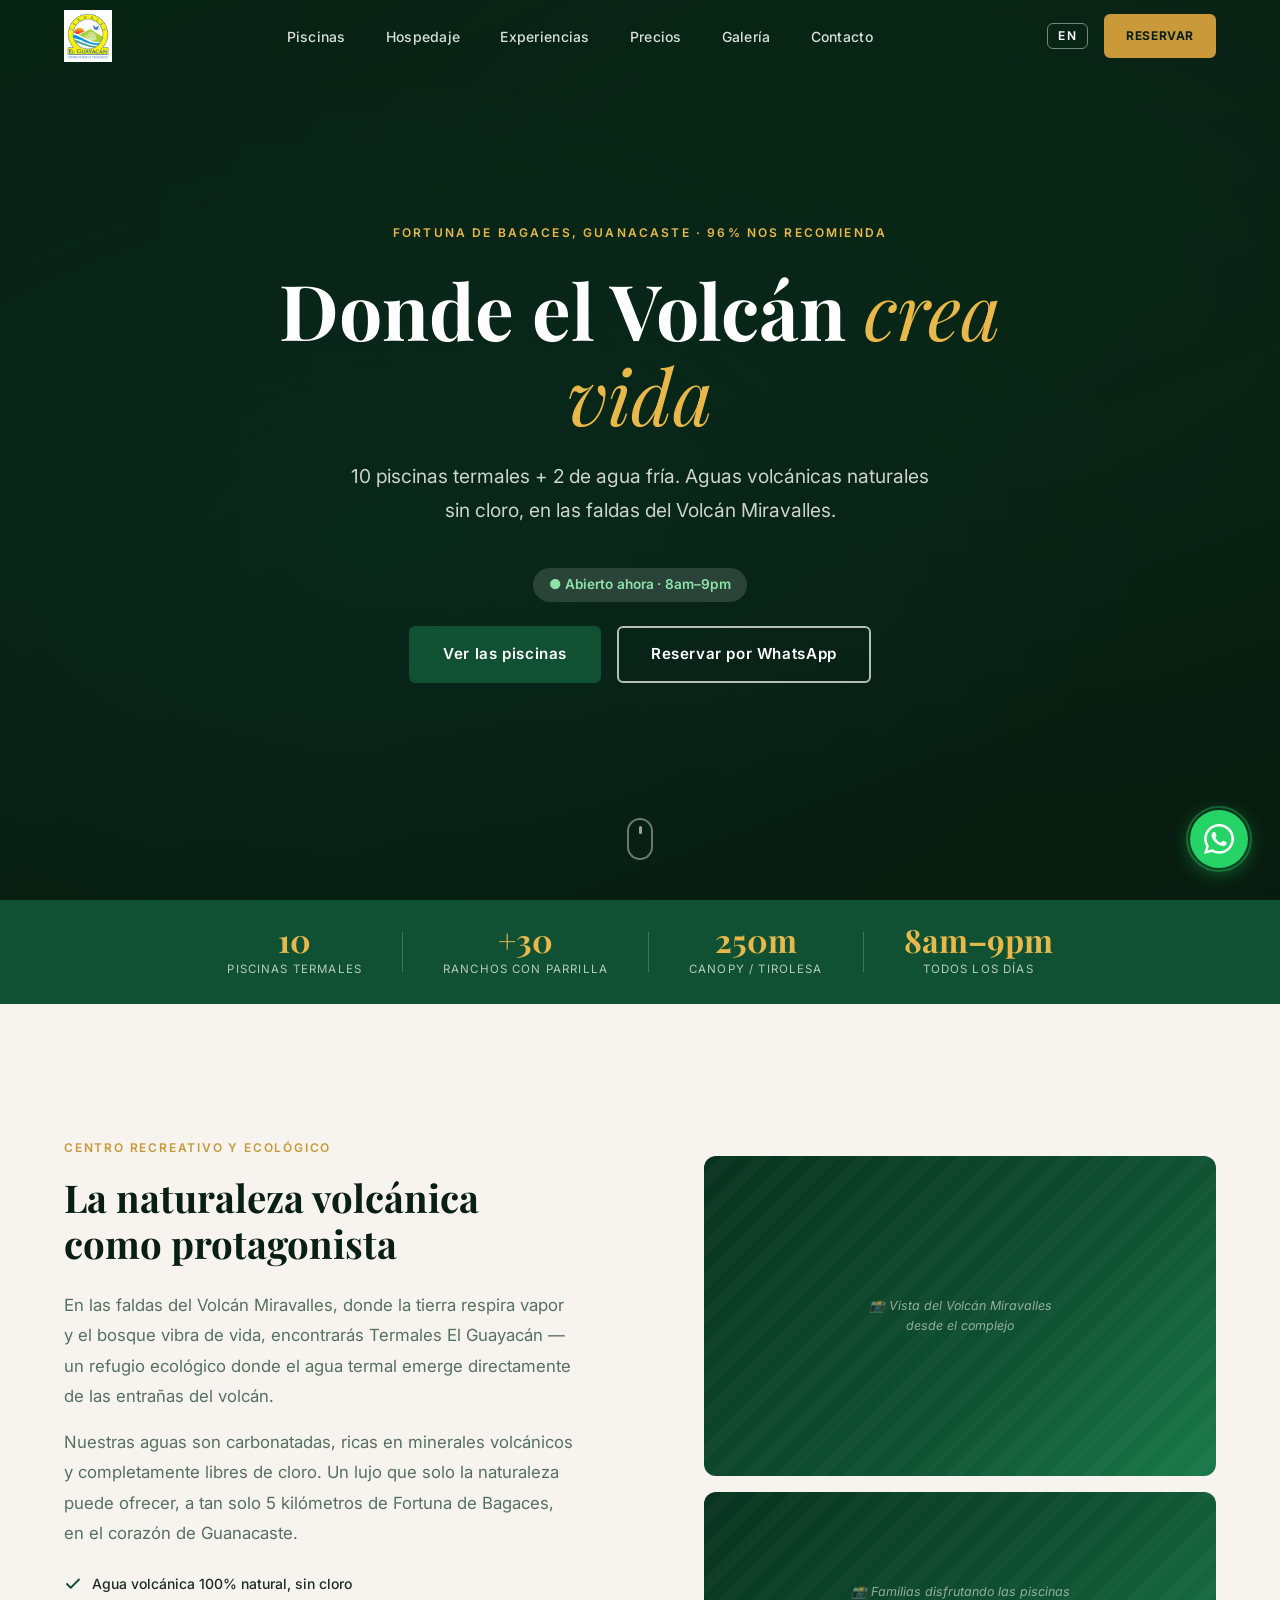
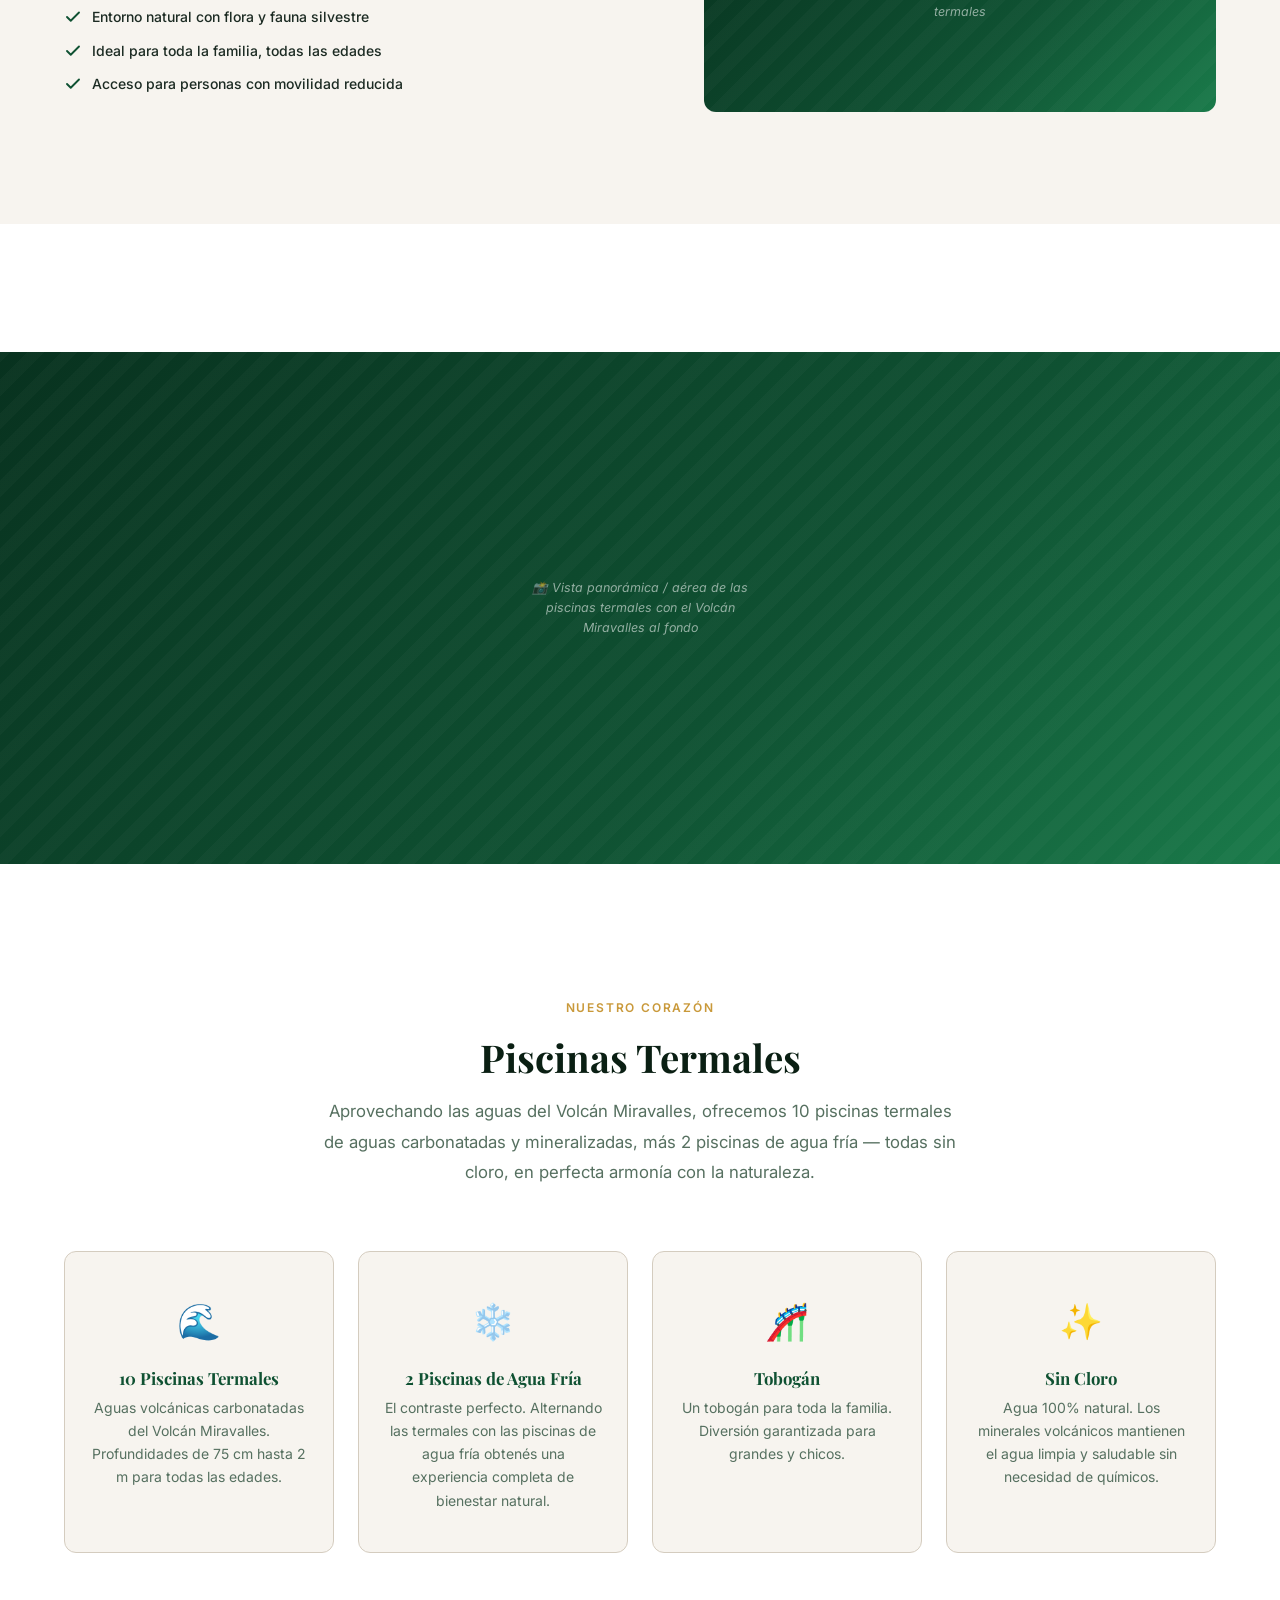
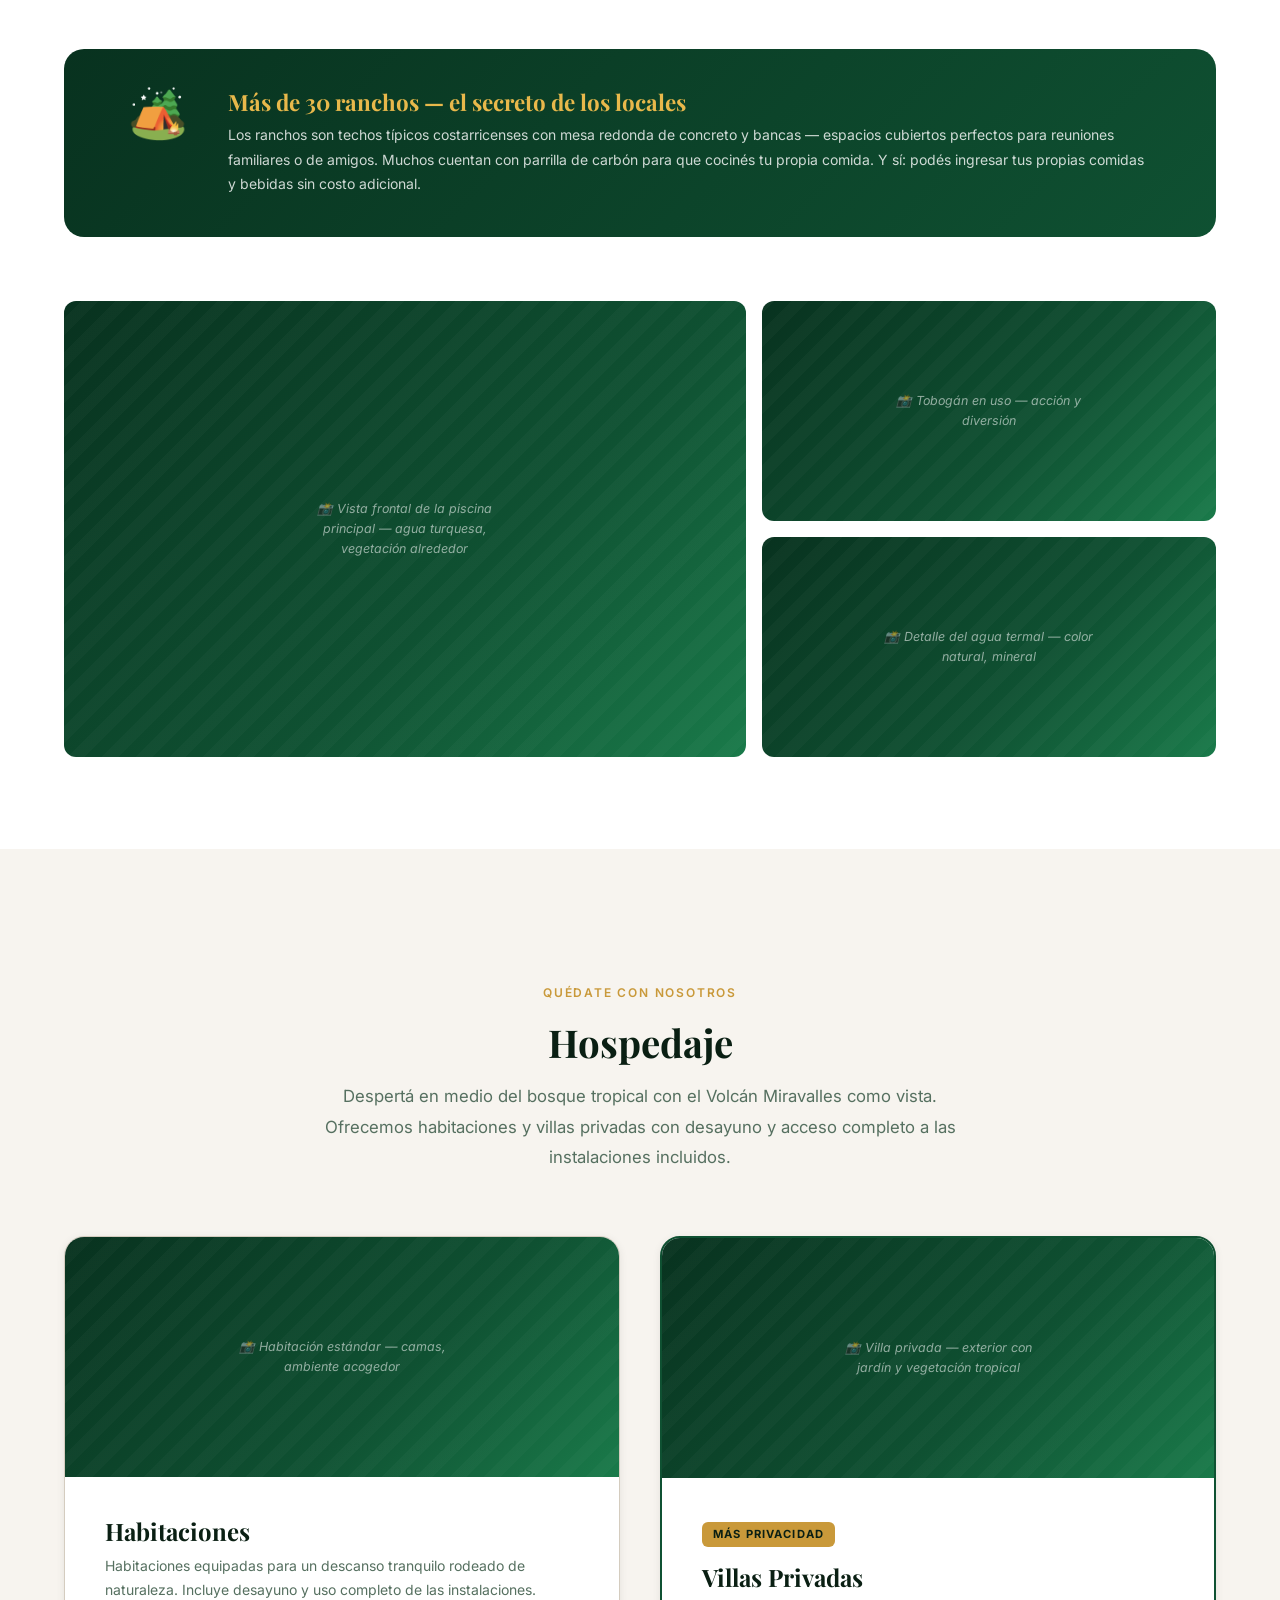
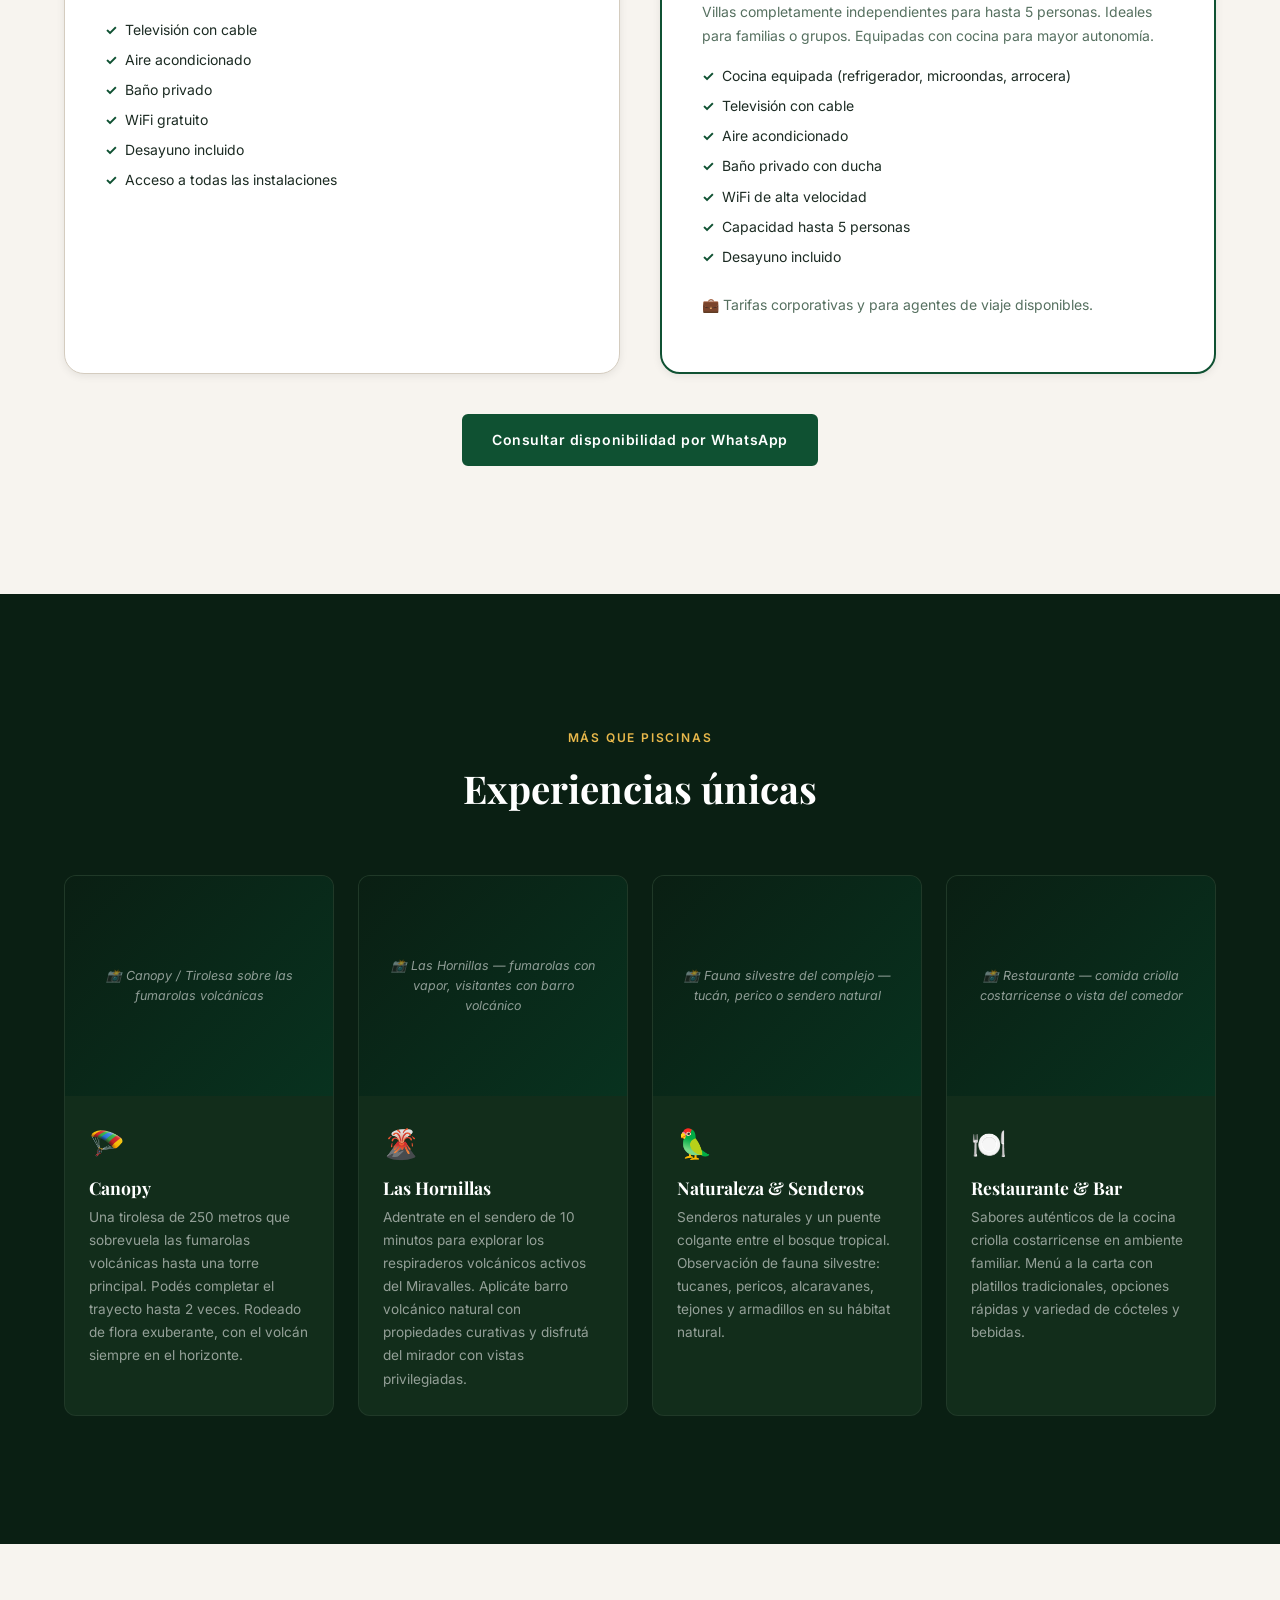
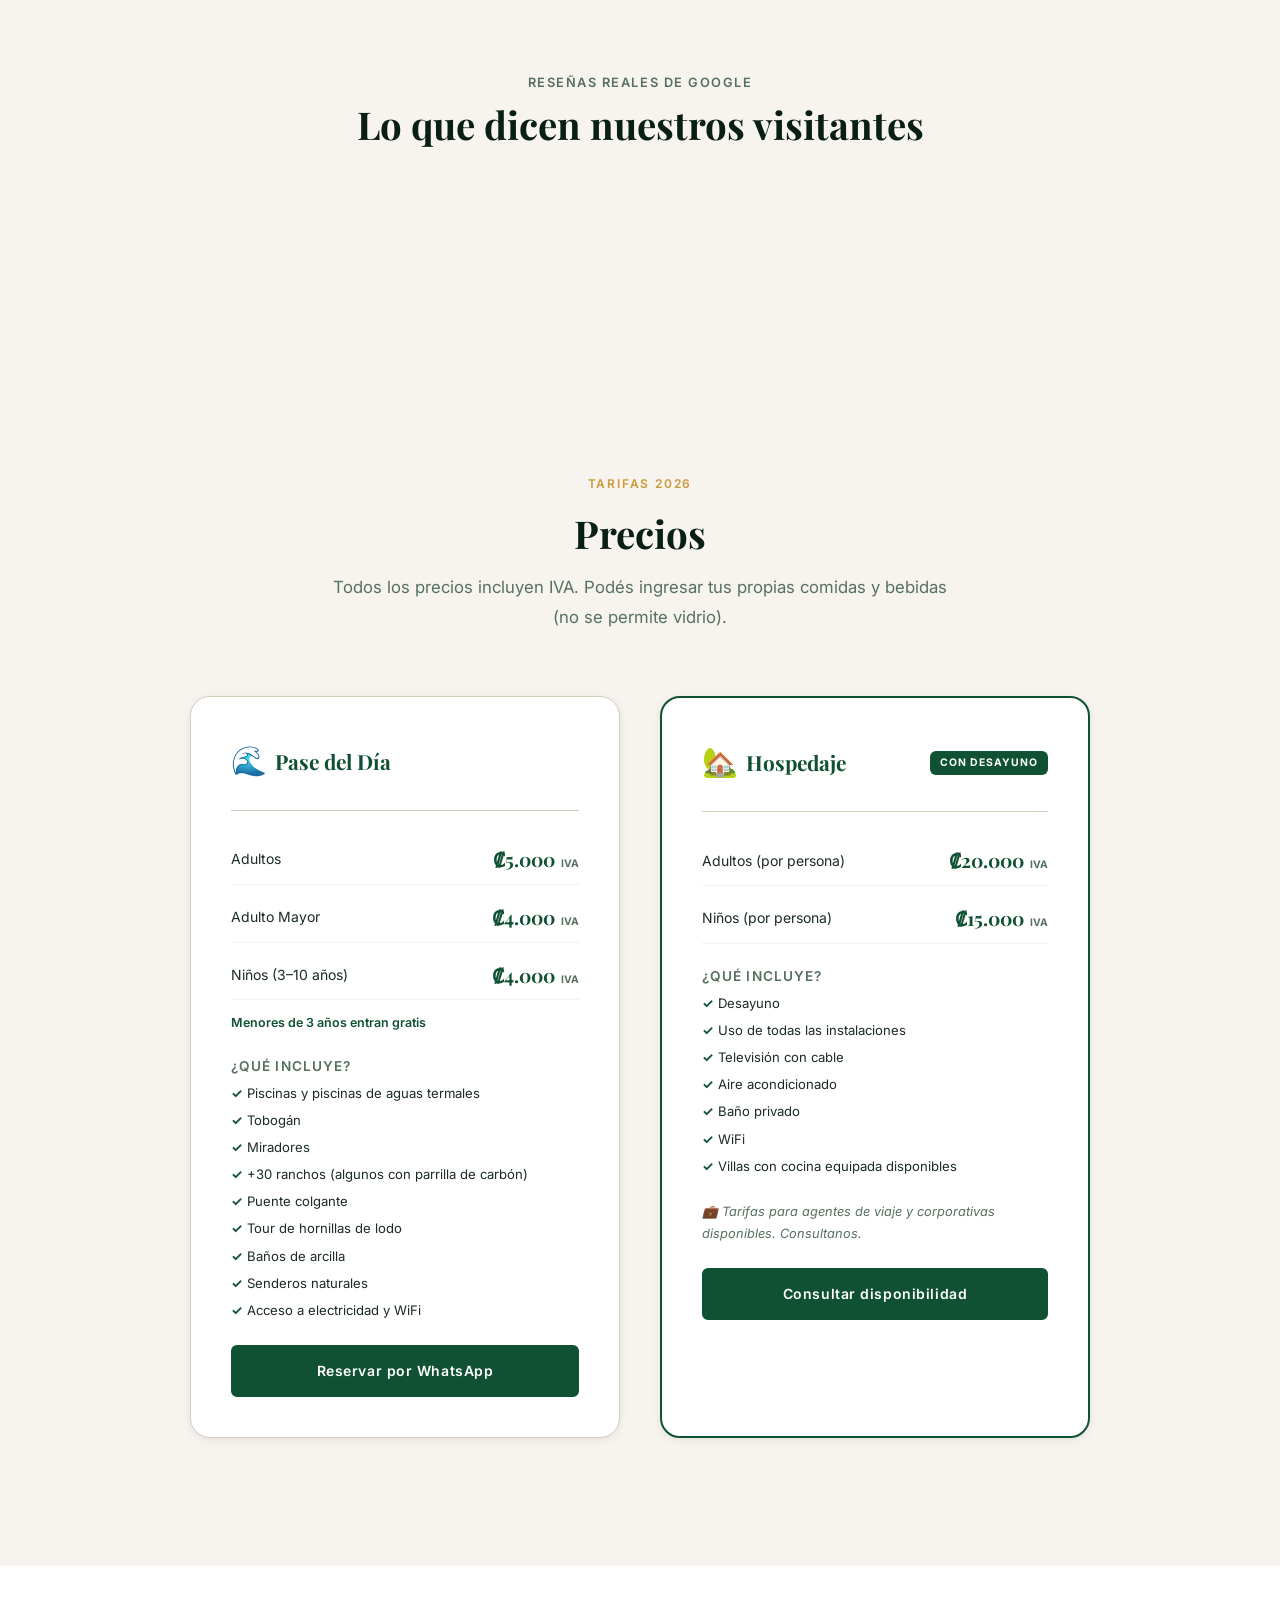
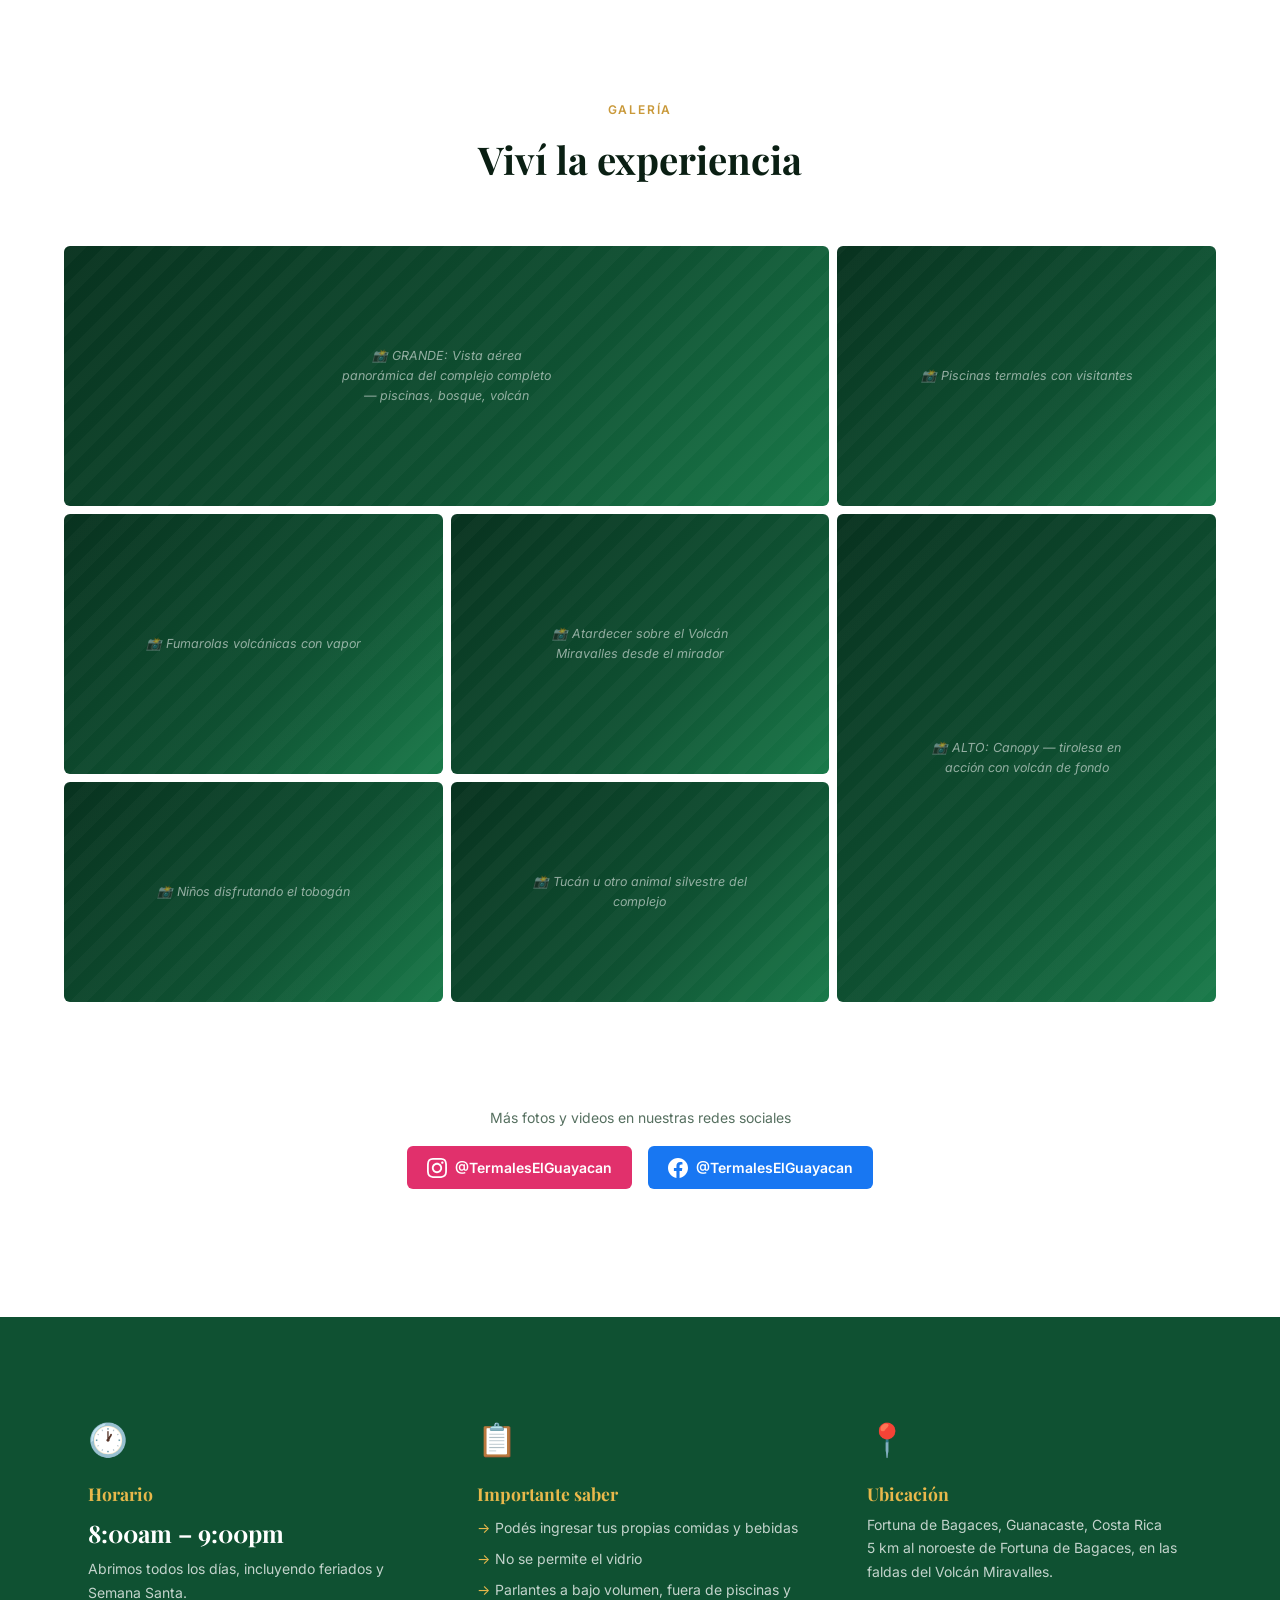
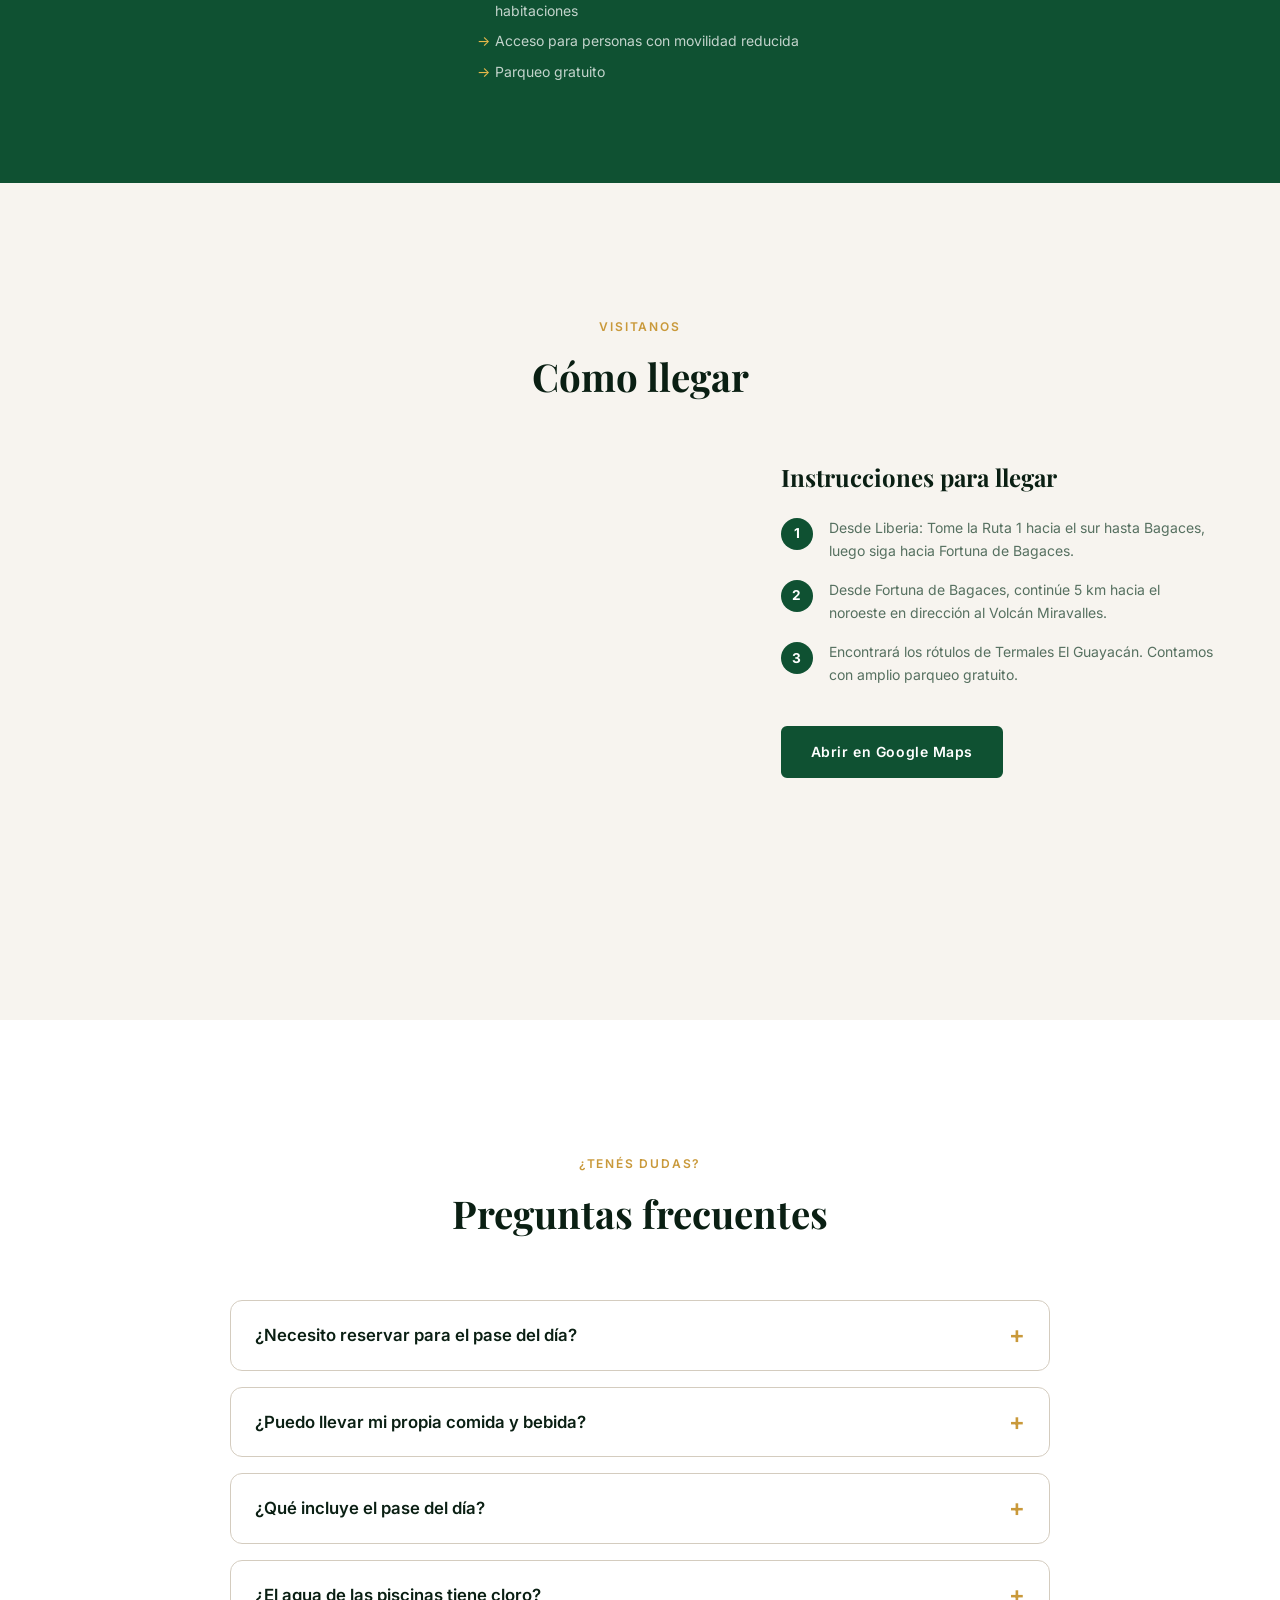
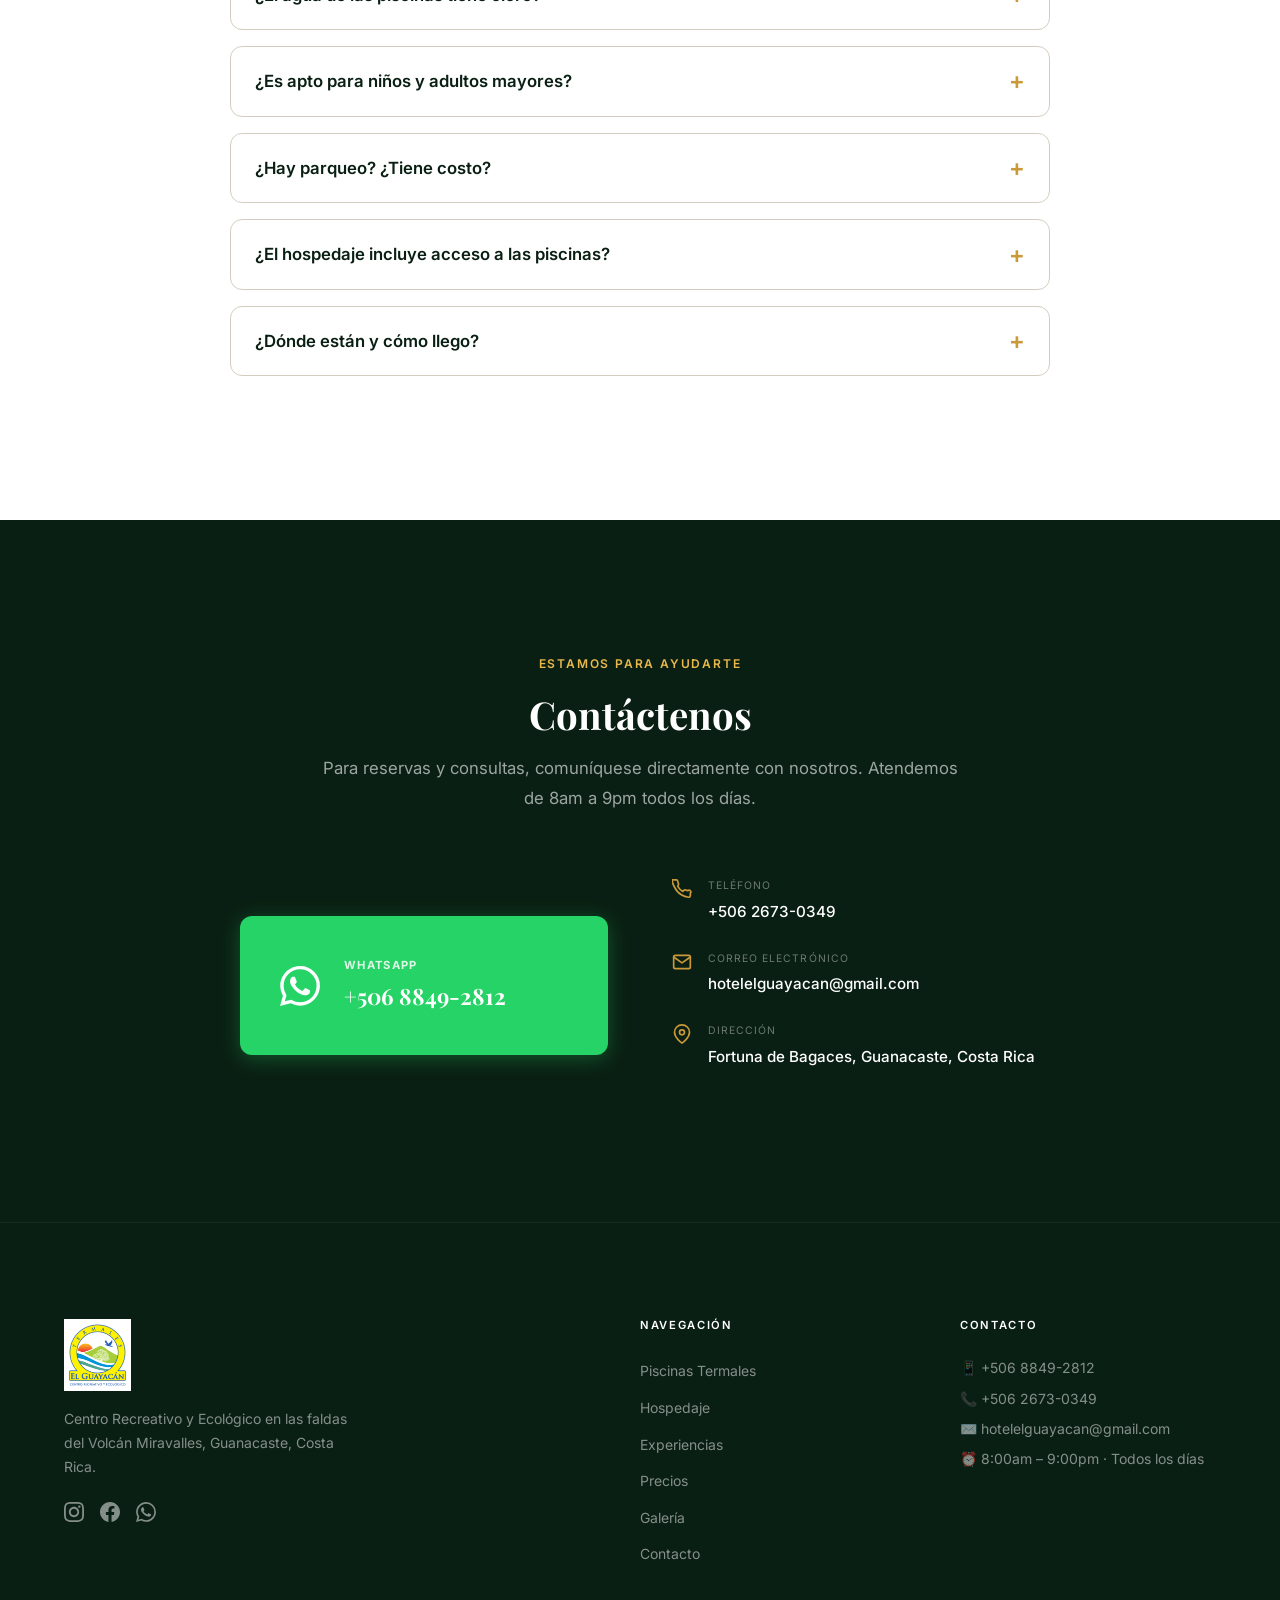
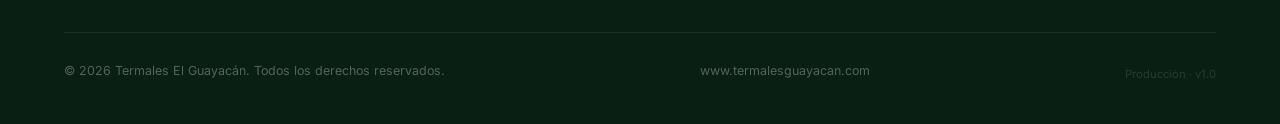
<file: index.html>
<!DOCTYPE html>
<html lang="es">
<head>
  <meta charset="UTF-8">
  <meta name="viewport" content="width=device-width, initial-scale=1.0">
  <meta name="description" content="Termales El Guayacán — Centro Recreativo y Ecológico en Fortuna de Bagaces, Guanacaste, Costa Rica. 10 piscinas termales naturales del Volcán Miravalles. Abrimos 8am a 9pm todos los días.">
  <meta name="theme-color" content="#0F5132">
  <link rel="canonical" href="https://www.termalesguayacan.com/">

  <!-- Open Graph -->
  <meta property="og:title" content="Termales El Guayacán | Centro Recreativo y Ecológico">
  <meta property="og:description" content="10 piscinas de aguas termales volcánicas naturales, canopy, senderos y hospedaje en las faldas del Volcán Miravalles, Guanacaste, Costa Rica.">
  <meta property="og:image" content="https://www.termalesguayacan.com/logo.png">
  <meta property="og:url" content="https://www.termalesguayacan.com/">
  <meta property="og:type" content="website">
  <meta property="og:site_name" content="Termales El Guayacán">
  <meta property="og:locale" content="es_CR">
  <meta property="og:locale:alternate" content="en_US">

  <!-- Twitter -->
  <meta name="twitter:card" content="summary_large_image">
  <meta name="twitter:title" content="Termales El Guayacán | Centro Recreativo y Ecológico">
  <meta name="twitter:description" content="10 piscinas de aguas termales volcánicas naturales del Volcán Miravalles, en Guanacaste, Costa Rica.">
  <meta name="twitter:image" content="https://www.termalesguayacan.com/logo.png">

  <title>Termales El Guayacán | Centro Recreativo y Ecológico</title>
  <link rel="icon" type="image/png" href="logo.png">

  <!-- Google Fonts -->
  <link rel="preconnect" href="https://fonts.googleapis.com">
  <link rel="preconnect" href="https://fonts.gstatic.com" crossorigin>
  <link href="https://fonts.googleapis.com/css2?family=Playfair+Display:ital,wght@0,400;0,600;0,700;1,400&family=Inter:wght@300;400;500;600&display=swap" rel="stylesheet">

  <!-- AOS – Animate On Scroll -->
  <link rel="stylesheet" href="https://unpkg.com/aos@2.3.4/dist/aos.css">

  <link rel="stylesheet" href="css/style.css">

  <!-- =====================================================
       DATOS ESTRUCTURADOS (Schema.org JSON-LD)
       ⚠️ VERIFICAR: reemplazá latitude/longitude por las coordenadas
       EXACTAS de tu Google Business Profile (Maps → clic derecho en el
       pin → copiar coordenadas). Los valores actuales son aproximados.
  ===================================================== -->
  <script type="application/ld+json">
  {
    "@context": "https://schema.org",
    "@type": "Resort",
    "@id": "https://www.termalesguayacan.com/#resort",
    "name": "Termales El Guayacán",
    "alternateName": "Centro Recreativo y Ecológico El Guayacán",
    "description": "Centro Recreativo y Ecológico en las faldas del Volcán Miravalles, Guanacaste, Costa Rica. 10 piscinas termales de aguas volcánicas naturales sin cloro + 2 de agua fría, canopy, senderos, hospedaje y restaurante.",
    "url": "https://www.termalesguayacan.com/",
    "logo": "https://www.termalesguayacan.com/logo.png",
    "image": "https://www.termalesguayacan.com/logo.png",
    "telephone": "+506 2673-0349",
    "email": "hotelelguayacan@gmail.com",
    "priceRange": "₡₡",
    "currenciesAccepted": "CRC",
    "paymentAccepted": "Efectivo, Tarjeta",
    "address": {
      "@type": "PostalAddress",
      "streetAddress": "5 km al noroeste de Fortuna de Bagaces, faldas del Volcán Miravalles",
      "addressLocality": "Fortuna de Bagaces",
      "addressRegion": "Guanacaste",
      "addressCountry": "CR"
    },
    "geo": {
      "@type": "GeoCoordinates",
      "latitude": "10.69860",
      "longitude": "-85.15320"
    },
    "hasMap": "https://maps.google.com/maps?q=Termales+El+Guayacan+Fortuna+de+Bagaces+Costa+Rica",
    "openingHoursSpecification": [{
      "@type": "OpeningHoursSpecification",
      "dayOfWeek": ["Monday","Tuesday","Wednesday","Thursday","Friday","Saturday","Sunday"],
      "opens": "08:00",
      "closes": "21:00"
    }],
    "amenityFeature": [
      { "@type": "LocationFeatureSpecification", "name": "10 piscinas termales sin cloro", "value": true },
      { "@type": "LocationFeatureSpecification", "name": "2 piscinas de agua fría", "value": true },
      { "@type": "LocationFeatureSpecification", "name": "Canopy / Tirolesa 250m", "value": true },
      { "@type": "LocationFeatureSpecification", "name": "Restaurante & Bar", "value": true },
      { "@type": "LocationFeatureSpecification", "name": "WiFi gratuito", "value": true },
      { "@type": "LocationFeatureSpecification", "name": "Parqueo gratuito", "value": true },
      { "@type": "LocationFeatureSpecification", "name": "Acceso para movilidad reducida", "value": true }
    ],
    "makesOffer": {
      "@type": "Offer",
      "name": "Pase del Día — Adultos",
      "price": "5000",
      "priceCurrency": "CRC",
      "description": "Acceso a piscinas termales, tobogán, miradores, ranchos, puente colgante, tour de hornillas de lodo y senderos. Incluye IVA."
    },
    "sameAs": [
      "https://www.instagram.com/termaleselguayacan/",
      "https://www.facebook.com/CentroRecreativoyEcologicoElGuayacan"
    ]
  }
  </script>
</head>
<body>

  <!-- Skip link — accesibilidad por teclado -->
  <a href="#inicio" class="skip-link" data-es="Saltar al contenido" data-en="Skip to content">Saltar al contenido</a>

  <!-- =====================================================
       NAVBAR
  ===================================================== -->
  <nav class="navbar" id="navbar">
    <div class="nav-container">
      <a href="#inicio" class="nav-logo">
        <img src="logo.png" alt="Termales El Guayacán">
      </a>

      <ul class="nav-links" id="navLinks">
        <li><a href="#piscinas"      data-es="Piscinas"      data-en="Pools">Piscinas</a></li>
        <li><a href="#hospedaje"     data-es="Hospedaje"     data-en="Lodging">Hospedaje</a></li>
        <li><a href="#experiencias"  data-es="Experiencias"  data-en="Experiences">Experiencias</a></li>
        <li><a href="#precios"       data-es="Precios"       data-en="Prices">Precios</a></li>
        <li><a href="#galeria"       data-es="Galería"       data-en="Gallery">Galería</a></li>
        <li><a href="#contacto"      data-es="Contacto"      data-en="Contact">Contacto</a></li>
      </ul>

      <div class="nav-actions">
        <button class="lang-toggle" id="langToggle" aria-label="Cambiar idioma">EN</button>
        <a href="https://wa.me/50688492812?text=Hola%2C%20me%20interesa%20información%20sobre%20Termales%20El%20Guayacán"
           class="btn-nav-reservar" target="_blank" rel="noopener"
           data-es="Reservar" data-en="Book Now">Reservar</a>
        <button class="hamburger" id="hamburger" aria-label="Menú">
          <span></span><span></span><span></span>
        </button>
      </div>
    </div>

    <!-- Mobile Menu -->
    <div class="mobile-menu" id="mobileMenu" aria-hidden="true">
      <button class="menu-close" id="menuClose" aria-label="Cerrar menú">✕</button>
      <ul>
        <li><a href="#piscinas"      data-es="Piscinas"      data-en="Pools">Piscinas</a></li>
        <li><a href="#hospedaje"     data-es="Hospedaje"     data-en="Lodging">Hospedaje</a></li>
        <li><a href="#experiencias"  data-es="Experiencias"  data-en="Experiences">Experiencias</a></li>
        <li><a href="#precios"       data-es="Precios"       data-en="Prices">Precios</a></li>
        <li><a href="#galeria"       data-es="Galería"       data-en="Gallery">Galería</a></li>
        <li><a href="#contacto"      data-es="Contacto"      data-en="Contact">Contacto</a></li>
      </ul>
      <a href="https://wa.me/50688492812?text=Hola%2C%20me%20interesa%20información%20sobre%20Termales%20El%20Guayacán"
         class="btn-primary mobile-cta" target="_blank" rel="noopener"
         data-es="Reservar por WhatsApp" data-en="Book via WhatsApp">Reservar por WhatsApp</a>
    </div>
  </nav>

  <!-- =====================================================
       HERO
  ===================================================== -->
  <section class="hero" id="inicio">
    <!--
      PLACEHOLDER #1 — FOTO HERO
      Imagen de fondo del hero: vista aérea del complejo con todas las piscinas termales,
      el bosque verde y el Volcán Miravalles imponente al fondo.
      Ideal: foto tomada al amanecer o atardecer para luz dramática y cálida.
      Tamaño recomendado: mínimo 1920×1080px, orientación horizontal.
    -->
    <div class="hero-overlay"></div>
    <div class="hero-content">
      <p class="hero-eyebrow"
         data-es="Fortuna de Bagaces, Guanacaste · 96% nos recomienda"
         data-en="Fortuna de Bagaces, Guanacaste · 96% would recommend">
        Fortuna de Bagaces, Guanacaste · 96% nos recomienda
      </p>
      <h1 class="hero-title">
        <span class="hero-line1" data-es="Donde el Volcán" data-en="Where the Volcano">Donde el Volcán</span>
        <em class="hero-line2" data-es="crea vida" data-en="Creates Life">crea vida</em>
      </h1>
      <p class="hero-subtitle"
         data-es="10 piscinas termales + 2 de agua fría. Aguas volcánicas naturales sin cloro, en las faldas del Volcán Miravalles."
         data-en="10 thermal pools + 2 cold water pools. Natural volcanic water, chlorine-free, on the slopes of Volcán Miravalles.">
        10 piscinas termales + 2 de agua fría. Aguas volcánicas naturales sin cloro, en las faldas del Volcán Miravalles.
      </p>
      <span class="open-status" id="openStatus" aria-live="polite"></span>
      <div class="hero-ctas">
        <a href="#piscinas" class="btn-primary"
           data-es="Ver las piscinas" data-en="See the pools">Ver las piscinas</a>
        <a href="https://wa.me/50688492812?text=Hola%2C%20me%20interesa%20información%20sobre%20Termales%20El%20Guayacán"
           class="btn-outline" target="_blank" rel="noopener"
           data-es="Reservar por WhatsApp" data-en="Book via WhatsApp">Reservar por WhatsApp</a>
      </div>
    </div>
    <div class="hero-scroll-hint" aria-hidden="true">
      <div class="scroll-mouse"><div class="scroll-wheel"></div></div>
    </div>
  </section>

  <!-- =====================================================
       STATS BAR
  ===================================================== -->
  <div class="stats-bar">
    <div class="stat-item">
      <span class="stat-number">10</span>
      <span class="stat-label" data-es="Piscinas Termales" data-en="Thermal Pools">Piscinas Termales</span>
    </div>
    <div class="stat-divider" aria-hidden="true"></div>
    <div class="stat-item">
      <span class="stat-number">+30</span>
      <span class="stat-label" data-es="Ranchos con parrilla" data-en="Picnic Shelters">Ranchos con parrilla</span>
    </div>
    <div class="stat-divider" aria-hidden="true"></div>
    <div class="stat-item">
      <span class="stat-number">250m</span>
      <span class="stat-label" data-es="Canopy / Tirolesa" data-en="Canopy Zip Line">Canopy / Tirolesa</span>
    </div>
    <div class="stat-divider" aria-hidden="true"></div>
    <div class="stat-item">
      <span class="stat-number">8am–9pm</span>
      <span class="stat-label" data-es="Todos los días" data-en="Every Day">Todos los días</span>
    </div>
  </div>

  <!-- =====================================================
       ABOUT
  ===================================================== -->
  <section class="section about-section" id="sobre-nosotros">
    <div class="container">
      <div class="about-grid">
        <div class="about-text" data-aos="fade-right" data-aos-duration="800">
          <span class="section-eyebrow"
                data-es="Centro Recreativo y Ecológico"
                data-en="Recreational & Ecological Center">Centro Recreativo y Ecológico</span>
          <h2 data-es="La naturaleza volcánica como protagonista"
              data-en="Volcanic nature as the protagonist">
            La naturaleza volcánica como protagonista
          </h2>
          <p data-es="En las faldas del Volcán Miravalles, donde la tierra respira vapor y el bosque vibra de vida, encontrarás Termales El Guayacán — un refugio ecológico donde el agua termal emerge directamente de las entrañas del volcán."
             data-en="On the slopes of Volcán Miravalles, where the earth breathes steam and the forest vibrates with life, you will find Termales El Guayacán — an ecological refuge where thermal water emerges directly from the volcano's depths.">
            En las faldas del Volcán Miravalles, donde la tierra respira vapor y el bosque vibra de vida, encontrarás Termales El Guayacán — un refugio ecológico donde el agua termal emerge directamente de las entrañas del volcán.
          </p>
          <p data-es="Nuestras aguas son carbonatadas, ricas en minerales volcánicos y completamente libres de cloro. Un lujo que solo la naturaleza puede ofrecer, a tan solo 5 kilómetros de Fortuna de Bagaces, en el corazón de Guanacaste."
             data-en="Our waters are carbonated, rich in volcanic minerals and completely chlorine-free. A luxury that only nature can provide, just 5 kilometers from Fortuna de Bagaces, in the heart of Guanacaste.">
            Nuestras aguas son carbonatadas, ricas en minerales volcánicos y completamente libres de cloro. Un lujo que solo la naturaleza puede ofrecer, a tan solo 5 kilómetros de Fortuna de Bagaces, en el corazón de Guanacaste.
          </p>
          <ul class="feature-list">
            <li>
              <svg xmlns="http://www.w3.org/2000/svg" width="18" height="18" viewBox="0 0 24 24" fill="none" stroke="currentColor" stroke-width="2.5" stroke-linecap="round" stroke-linejoin="round"><polyline points="20 6 9 17 4 12"/></svg>
              <span data-es="Agua volcánica 100% natural, sin cloro"
                    data-en="100% natural volcanic water, chlorine-free">Agua volcánica 100% natural, sin cloro</span>
            </li>
            <li>
              <svg xmlns="http://www.w3.org/2000/svg" width="18" height="18" viewBox="0 0 24 24" fill="none" stroke="currentColor" stroke-width="2.5" stroke-linecap="round" stroke-linejoin="round"><polyline points="20 6 9 17 4 12"/></svg>
              <span data-es="Entorno natural con flora y fauna silvestre"
                    data-en="Natural setting with wild flora and fauna">Entorno natural con flora y fauna silvestre</span>
            </li>
            <li>
              <svg xmlns="http://www.w3.org/2000/svg" width="18" height="18" viewBox="0 0 24 24" fill="none" stroke="currentColor" stroke-width="2.5" stroke-linecap="round" stroke-linejoin="round"><polyline points="20 6 9 17 4 12"/></svg>
              <span data-es="Ideal para toda la familia, todas las edades"
                    data-en="Ideal for the whole family, all ages">Ideal para toda la familia, todas las edades</span>
            </li>
            <li>
              <svg xmlns="http://www.w3.org/2000/svg" width="18" height="18" viewBox="0 0 24 24" fill="none" stroke="currentColor" stroke-width="2.5" stroke-linecap="round" stroke-linejoin="round"><polyline points="20 6 9 17 4 12"/></svg>
              <span data-es="Acceso para personas con movilidad reducida"
                    data-en="Accessible for people with reduced mobility">Acceso para personas con movilidad reducida</span>
            </li>
          </ul>
        </div>

        <div class="about-images" data-aos="fade-left" data-aos-duration="800">
          <div class="about-img-main img-placeholder">
            <!--
              PLACEHOLDER #2 — Vista del Volcán Miravalles desde las instalaciones del complejo.
              Laderas verdes en primer plano, volcán al fondo, cielo dramático.
            -->
            <span class="placeholder-label">📸 Vista del Volcán Miravalles desde el complejo</span>
          </div>
          <div class="about-img-secondary img-placeholder">
            <!--
              PLACEHOLDER #3 — Familias disfrutando de las piscinas termales.
              Ambiente alegre, agua clara, vegetación alrededor.
            -->
            <span class="placeholder-label">📸 Familias disfrutando las piscinas termales</span>
          </div>
        </div>
      </div>
    </div>
  </section>

  <!-- =====================================================
       PISCINAS TERMALES
  ===================================================== -->
  <section class="section piscinas-section" id="piscinas">
    <div class="piscinas-hero-img img-placeholder">
      <!--
        PLACEHOLDER #4 — FOTO PANORÁMICA DE PISCINAS
        Vista aérea o panorámica de todas las piscinas termales,
        idealmente mostrando el color turquesa-verde del agua y el volcán al fondo.
        Tamaño recomendado: 1920×700px aprox, orientación horizontal.
      -->
      <span class="placeholder-label">📸 Vista panorámica / aérea de las piscinas termales con el Volcán Miravalles al fondo</span>
    </div>

    <div class="container">
      <div class="section-header text-center" data-aos="fade-up">
        <span class="section-eyebrow" data-es="Nuestro corazón" data-en="Our heart">Nuestro corazón</span>
        <h2 data-es="Piscinas Termales" data-en="Thermal Pools">Piscinas Termales</h2>
        <p class="section-intro"
           data-es="Aprovechando las aguas del Volcán Miravalles, ofrecemos 10 piscinas termales de aguas carbonatadas y mineralizadas, más 2 piscinas de agua fría — todas sin cloro, en perfecta armonía con la naturaleza."
           data-en="Harnessing the waters of Volcán Miravalles, we offer 10 thermal pools of carbonated and mineralized waters, plus 2 cold water pools — all chlorine-free, in perfect harmony with nature.">
          Aprovechando las aguas del Volcán Miravalles, ofrecemos 10 piscinas termales de aguas carbonatadas y mineralizadas, más 2 piscinas de agua fría — todas sin cloro, en perfecta armonía con la naturaleza.
        </p>
      </div>

      <div class="pool-features" data-aos="fade-up" data-aos-delay="100">
        <div class="pool-feat">
          <div class="pool-feat-icon">🌊</div>
          <h3 data-es="10 Piscinas Termales" data-en="10 Thermal Pools">10 Piscinas Termales</h3>
          <p data-es="Aguas volcánicas carbonatadas del Volcán Miravalles. Profundidades de 75 cm hasta 2 m para todas las edades."
             data-en="Carbonated volcanic waters from Volcán Miravalles. Depths from 75 cm to 2 m for all ages.">
            Aguas volcánicas carbonatadas del Volcán Miravalles. Profundidades de 75 cm hasta 2 m para todas las edades.
          </p>
        </div>
        <div class="pool-feat">
          <div class="pool-feat-icon">❄️</div>
          <h3 data-es="2 Piscinas de Agua Fría" data-en="2 Cold Water Pools">2 Piscinas de Agua Fría</h3>
          <p data-es="El contraste perfecto. Alternando las termales con las piscinas de agua fría obtenés una experiencia completa de bienestar natural."
             data-en="The perfect contrast. Alternating between thermal and cold pools gives you a complete natural wellness experience.">
            El contraste perfecto. Alternando las termales con las piscinas de agua fría obtenés una experiencia completa de bienestar natural.
          </p>
        </div>
        <div class="pool-feat">
          <div class="pool-feat-icon">🎢</div>
          <h3 data-es="Tobogán" data-en="Water Slide">Tobogán</h3>
          <p data-es="Un tobogán para toda la familia. Diversión garantizada para grandes y chicos."
             data-en="A water slide for the whole family. Guaranteed fun for kids and adults alike.">
            Un tobogán para toda la familia. Diversión garantizada para grandes y chicos.
          </p>
        </div>
        <div class="pool-feat">
          <div class="pool-feat-icon">✨</div>
          <h3 data-es="Sin Cloro" data-en="Chlorine-Free">Sin Cloro</h3>
          <p data-es="Agua 100% natural. Los minerales volcánicos mantienen el agua limpia y saludable sin necesidad de químicos."
             data-en="100% natural water. Volcanic minerals keep the water clean and healthy without any chemicals.">
            Agua 100% natural. Los minerales volcánicos mantienen el agua limpia y saludable sin necesidad de químicos.
          </p>
        </div>
      </div>

      <!-- Ranchos callout -->
      <div class="ranchos-callout" data-aos="fade-up" data-aos-delay="120">
        <div class="ranchos-icon" aria-hidden="true">🏕️</div>
        <div class="ranchos-text">
          <h3 data-es="Más de 30 ranchos — el secreto de los locales"
              data-en="Over 30 ranchos — the locals' secret">
            Más de 30 ranchos — el secreto de los locales
          </h3>
          <p data-es="Los ranchos son techos típicos costarricenses con mesa redonda de concreto y bancas — espacios cubiertos perfectos para reuniones familiares o de amigos. Muchos cuentan con parrilla de carbón para que cocinés tu propia comida. Y sí: podés ingresar tus propias comidas y bebidas sin costo adicional."
             data-en="Ranchos are traditional Costa Rican covered shelters with round concrete tables and benches — perfect for family and friends gatherings. Many include a charcoal grill so you can cook your own food. And yes: you may bring your own food and drinks at no extra charge.">
            Los ranchos son techos típicos costarricenses con mesa redonda de concreto y bancas — espacios cubiertos perfectos para reuniones familiares o de amigos. Muchos cuentan con parrilla de carbón para que cocinés tu propia comida. Y sí: podés ingresar tus propias comidas y bebidas sin costo adicional.
          </p>
        </div>
      </div>

      <div class="piscinas-gallery" data-aos="fade-up" data-aos-delay="150">
        <div class="pg-main img-placeholder">
          <!--
            PLACEHOLDER #5 — Piscina principal desde el nivel del suelo.
            Agua de color turquesa-verde, palmeras o vegetación alrededor,
            visitantes disfrutando, ambiente alegre y relajado.
          -->
          <span class="placeholder-label">📸 Vista frontal de la piscina principal — agua turquesa, vegetación alrededor</span>
        </div>
        <div class="pg-col">
          <div class="img-placeholder">
            <!--
              PLACEHOLDER #6 — Tobogán en uso.
              Alguien deslizándose o vista del tobogán con el bosque de fondo.
            -->
            <span class="placeholder-label">📸 Tobogán en uso — acción y diversión</span>
          </div>
          <div class="img-placeholder">
            <!--
              PLACEHOLDER #7 — Detalle del agua termal.
              Primer plano del agua, su color natural azul-verdoso,
              quizás con burbujas o el borde de la piscina visible.
            -->
            <span class="placeholder-label">📸 Detalle del agua termal — color natural, mineral</span>
          </div>
        </div>
      </div>
    </div>
  </section>

  <!-- =====================================================
       HOSPEDAJE
  ===================================================== -->
  <section class="section hospedaje-section" id="hospedaje">
    <div class="container">
      <div class="section-header text-center" data-aos="fade-up">
        <span class="section-eyebrow" data-es="Quédate con nosotros" data-en="Stay with us">Quédate con nosotros</span>
        <h2 data-es="Hospedaje" data-en="Lodging">Hospedaje</h2>
        <p class="section-intro"
           data-es="Despertá en medio del bosque tropical con el Volcán Miravalles como vista. Ofrecemos habitaciones y villas privadas con desayuno y acceso completo a las instalaciones incluidos."
           data-en="Wake up in the middle of the tropical forest with Volcán Miravalles as your view. We offer rooms and private villas with breakfast and full access to all facilities included.">
          Despertá en medio del bosque tropical con el Volcán Miravalles como vista. Ofrecemos habitaciones y villas privadas con desayuno y acceso completo a las instalaciones incluidos.
        </p>
      </div>

      <div class="hospedaje-grid">
        <!-- Habitaciones estándar -->
        <div class="hospedaje-card" data-aos="fade-up" data-aos-delay="0">
          <div class="hospedaje-img img-placeholder">
            <!--
              PLACEHOLDER #8 — Habitación estándar.
              Camas bien tendidas, ambiente limpio y acogedor,
              decoración sencilla, ventana con vista al exterior.
            -->
            <span class="placeholder-label">📸 Habitación estándar — camas, ambiente acogedor</span>
          </div>
          <div class="hospedaje-info">
            <h3 data-es="Habitaciones" data-en="Rooms">Habitaciones</h3>
            <p data-es="Habitaciones equipadas para un descanso tranquilo rodeado de naturaleza. Incluye desayuno y uso completo de las instalaciones."
               data-en="Equipped rooms for a peaceful rest surrounded by nature. Includes breakfast and full use of facilities.">
              Habitaciones equipadas para un descanso tranquilo rodeado de naturaleza.
            </p>
            <ul class="amenity-list">
              <li><span class="check-icon" aria-hidden="true">✓</span>
                  <span data-es="Televisión con cable" data-en="Cable TV">Televisión con cable</span></li>
              <li><span class="check-icon" aria-hidden="true">✓</span>
                  <span data-es="Aire acondicionado" data-en="Air conditioning">Aire acondicionado</span></li>
              <li><span class="check-icon" aria-hidden="true">✓</span>
                  <span data-es="Baño privado" data-en="Private bathroom">Baño privado</span></li>
              <li><span class="check-icon" aria-hidden="true">✓</span>
                  <span data-es="WiFi gratuito" data-en="Free WiFi">WiFi gratuito</span></li>
              <li><span class="check-icon" aria-hidden="true">✓</span>
                  <span data-es="Desayuno incluido" data-en="Breakfast included">Desayuno incluido</span></li>
              <li><span class="check-icon" aria-hidden="true">✓</span>
                  <span data-es="Acceso a todas las instalaciones" data-en="Access to all facilities">Acceso a todas las instalaciones</span></li>
            </ul>
          </div>
        </div>

        <!-- Villas Privadas -->
        <div class="hospedaje-card hospedaje-featured" data-aos="fade-up" data-aos-delay="120">
          <div class="hospedaje-img img-placeholder">
            <!--
              PLACEHOLDER #9 — Villa privada.
              Exterior de una villa rodeada de vegetación tropical,
              amplia, con aspecto acogedor e independiente.
            -->
            <span class="placeholder-label">📸 Villa privada — exterior con jardín y vegetación tropical</span>
          </div>
          <div class="hospedaje-info">
            <span class="hospedaje-badge" data-es="Más privacidad" data-en="More Privacy">Más privacidad</span>
            <h3 data-es="Villas Privadas" data-en="Private Villas">Villas Privadas</h3>
            <p data-es="Villas completamente independientes para hasta 5 personas. Ideales para familias o grupos. Equipadas con cocina para mayor autonomía."
               data-en="Fully independent villas for up to 5 people. Ideal for families or groups. Equipped with a kitchen for greater independence.">
              Villas completamente independientes para hasta 5 personas. Ideales para familias o grupos.
            </p>
            <ul class="amenity-list">
              <li><span class="check-icon" aria-hidden="true">✓</span>
                  <span data-es="Cocina equipada (refrigerador, microondas, arrocera)" data-en="Equipped kitchen (refrigerator, microwave, rice cooker)">Cocina equipada completa</span></li>
              <li><span class="check-icon" aria-hidden="true">✓</span>
                  <span data-es="Televisión con cable" data-en="Cable TV">Televisión con cable</span></li>
              <li><span class="check-icon" aria-hidden="true">✓</span>
                  <span data-es="Aire acondicionado" data-en="Air conditioning">Aire acondicionado</span></li>
              <li><span class="check-icon" aria-hidden="true">✓</span>
                  <span data-es="Baño privado con ducha" data-en="Private bathroom with shower">Baño privado con ducha</span></li>
              <li><span class="check-icon" aria-hidden="true">✓</span>
                  <span data-es="WiFi de alta velocidad" data-en="High-speed WiFi">WiFi de alta velocidad</span></li>
              <li><span class="check-icon" aria-hidden="true">✓</span>
                  <span data-es="Capacidad hasta 5 personas" data-en="Capacity up to 5 people">Capacidad hasta 5 personas</span></li>
              <li><span class="check-icon" aria-hidden="true">✓</span>
                  <span data-es="Desayuno incluido" data-en="Breakfast included">Desayuno incluido</span></li>
            </ul>
            <p class="corporate-note"
               data-es="💼 Tarifas corporativas y para agentes de viaje disponibles."
               data-en="💼 Corporate and travel agent rates available.">
              💼 Tarifas corporativas y para agentes de viaje disponibles.
            </p>
          </div>
        </div>
      </div>

      <div class="text-center" style="margin-top: 2.5rem;" data-aos="fade-up">
        <a href="https://wa.me/50688492812?text=Hola%2C%20quisiera%20información%20sobre%20hospedaje%20en%20Termales%20El%20Guayacán"
           class="btn-primary" target="_blank" rel="noopener"
           data-es="Consultar disponibilidad por WhatsApp" data-en="Check availability via WhatsApp">
          Consultar disponibilidad por WhatsApp
        </a>
      </div>
    </div>
  </section>

  <!-- =====================================================
       EXPERIENCIAS
  ===================================================== -->
  <section class="section experiencias-section" id="experiencias">
    <div class="container">
      <div class="section-header text-center" data-aos="fade-up">
        <span class="section-eyebrow" data-es="Más que piscinas" data-en="More than pools">Más que piscinas</span>
        <h2 data-es="Experiencias únicas" data-en="Unique Experiences">Experiencias únicas</h2>
      </div>

      <div class="experiencias-grid">

        <!-- Canopy -->
        <div class="exp-card" data-aos="fade-up" data-aos-delay="0">
          <div class="exp-img img-placeholder">
            <!--
              PLACEHOLDER #10 — Canopy / Tirolesa.
              Persona haciendo canopy sobre las fumarolas volcánicas,
              con el volcán y el bosque de fondo. Imagen de acción y adrenalina.
            -->
            <span class="placeholder-label">📸 Canopy / Tirolesa sobre las fumarolas volcánicas</span>
          </div>
          <div class="exp-body">
            <div class="exp-icon-wrap">
              <span class="exp-icon" aria-hidden="true">🪂</span>
            </div>
            <h3 data-es="Canopy" data-en="Canopy">Canopy</h3>
            <p data-es="Una tirolesa de 250 metros que sobrevuela las fumarolas volcánicas hasta una torre principal. Podés completar el trayecto hasta 2 veces. Rodeado de flora exuberante, con el volcán siempre en el horizonte."
               data-en="A 250-meter zip line soaring over volcanic fumaroles to a main tower. You can complete the route up to 2 times. Surrounded by lush flora, with the volcano always on the horizon.">
              Una tirolesa de 250 metros que sobrevuela las fumarolas volcánicas hasta una torre principal. Podés completar el trayecto hasta 2 veces.
            </p>
          </div>
        </div>

        <!-- Las Hornillas -->
        <div class="exp-card" data-aos="fade-up" data-aos-delay="100">
          <div class="exp-img img-placeholder">
            <!--
              PLACEHOLDER #11 — Las Hornillas (fumarolas).
              Respiraderos volcánicos con vapor visible,
              visitantes aplicándose barro volcánico en cara o cuerpo.
              Atmósfera única y mística del volcán.
            -->
            <span class="placeholder-label">📸 Las Hornillas — fumarolas con vapor, visitantes con barro volcánico</span>
          </div>
          <div class="exp-body">
            <div class="exp-icon-wrap">
              <span class="exp-icon" aria-hidden="true">🌋</span>
            </div>
            <h3 data-es="Las Hornillas" data-en="The Fumaroles">Las Hornillas</h3>
            <p data-es="Adentrate en el sendero de 10 minutos para explorar los respiraderos volcánicos activos del Miravalles. Aplicáte barro volcánico natural con propiedades curativas y disfrutá del mirador con vistas privilegiadas."
               data-en="Take the 10-minute trail to explore the active volcanic vents of Miravalles. Apply natural volcanic mud with healing properties and enjoy the viewpoint with privileged views.">
              Adentrate en el sendero de 10 minutos para explorar los respiraderos volcánicos activos del Miravalles. Aplicáte barro volcánico natural con propiedades curativas.
            </p>
          </div>
        </div>

        <!-- Naturaleza -->
        <div class="exp-card" data-aos="fade-up" data-aos-delay="200">
          <div class="exp-img img-placeholder">
            <!--
              PLACEHOLDER #12 — Naturaleza y fauna.
              Tucán, perico, alcaraván u otro animal silvestre del lugar,
              o sendero entre la vegetación con puente colgante.
            -->
            <span class="placeholder-label">📸 Fauna silvestre del complejo — tucán, perico o sendero natural</span>
          </div>
          <div class="exp-body">
            <div class="exp-icon-wrap">
              <span class="exp-icon" aria-hidden="true">🦜</span>
            </div>
            <h3 data-es="Naturaleza & Senderos" data-en="Nature & Trails">Naturaleza & Senderos</h3>
            <p data-es="Senderos naturales y un puente colgante entre el bosque tropical. Observación de fauna silvestre: tucanes, pericos, alcaravanes, tejones y armadillos en su hábitat natural."
               data-en="Natural trails and a hanging bridge through the tropical forest. Wildlife watching: toucans, parakeets, herons, coatis and armadillos in their natural habitat.">
              Senderos naturales y un puente colgante entre el bosque tropical. Observación de fauna silvestre: tucanes, pericos, alcaravanes, tejones y armadillos.
            </p>
          </div>
        </div>

        <!-- Restaurante -->
        <div class="exp-card" data-aos="fade-up" data-aos-delay="300">
          <div class="exp-img img-placeholder">
            <!--
              PLACEHOLDER #13 — Restaurante.
              Plato de comida criolla costarricense, o vista del restaurante
              con ambiente familiar, mesas con vista al bosque o las piscinas.
            -->
            <span class="placeholder-label">📸 Restaurante — comida criolla costarricense o vista del comedor</span>
          </div>
          <div class="exp-body">
            <div class="exp-icon-wrap">
              <span class="exp-icon" aria-hidden="true">🍽️</span>
            </div>
            <h3 data-es="Restaurante & Bar" data-en="Restaurant & Bar">Restaurante & Bar</h3>
            <p data-es="Sabores auténticos de la cocina criolla costarricense en ambiente familiar. Menú a la carta con platillos tradicionales, opciones rápidas y variedad de cócteles y bebidas."
               data-en="Authentic flavors of traditional Costa Rican cuisine in a family atmosphere. À la carte menu with traditional dishes, quick options and a variety of cocktails and drinks.">
              Sabores auténticos de la cocina criolla costarricense. Menú a la carta con platillos tradicionales y variedad de cócteles y bebidas.
            </p>
          </div>
        </div>

      </div>
    </div>
  </section>

  <!-- =====================================================
       OPINIONES / TESTIMONIOS
  ===================================================== -->
  <section class="section testimonios-section" id="opiniones">
    <div class="container">
      <p class="reviews-eyebrow" data-aos="fade-up"
         data-es="Reseñas reales de Google" data-en="Real Google reviews">Reseñas reales de Google</p>
      <div class="section-header text-center" data-aos="fade-up">
        <h2 data-es="Lo que dicen nuestros visitantes" data-en="What our visitors say">Lo que dicen nuestros visitantes</h2>
      </div>

      <!-- Widget de reseñas de Google (Featurable) — el script está al final del body -->
      <div data-aos="fade-up">
        <div id="featurable-ad122b03-c322-4758-8b33-d8fdd08db3e1" data-featurable-async></div>
      </div>
    </div>
  </section>

  <!-- =====================================================
       PRECIOS
  ===================================================== -->
  <section class="section precios-section" id="precios">
    <div class="container">
      <div class="section-header text-center" data-aos="fade-up">
        <span class="section-eyebrow" data-es="Tarifas 2026" data-en="2026 Rates">Tarifas 2026</span>
        <h2 data-es="Precios" data-en="Prices">Precios</h2>
        <p class="section-intro"
           data-es="Todos los precios incluyen IVA. Podés ingresar tus propias comidas y bebidas (no se permite vidrio)."
           data-en="All prices include VAT. You may bring your own food and drinks (no glass containers allowed).">
          Todos los precios incluyen IVA. Podés ingresar tus propias comidas y bebidas (no se permite vidrio).
        </p>
      </div>

      <div class="precios-grid">

        <!-- Pase del Día -->
        <div class="precio-card" data-aos="fade-up" data-aos-delay="0">
          <div class="precio-header">
            <span class="precio-icon" aria-hidden="true">🌊</span>
            <h3 data-es="Pase del Día" data-en="Day Pass">Pase del Día</h3>
          </div>
          <div class="precio-rows">
            <div class="precio-row">
              <span data-es="Adultos" data-en="Adults">Adultos</span>
              <span class="precio-amount">₡5.000 <small>IVA</small></span>
            </div>
            <div class="precio-row">
              <span data-es="Adulto Mayor" data-en="Senior">Adulto Mayor</span>
              <span class="precio-amount">₡4.000 <small>IVA</small></span>
            </div>
            <div class="precio-row">
              <span data-es="Niños (3–10 años)" data-en="Children (3–10 yrs)">Niños (3–10 años)</span>
              <span class="precio-amount">₡4.000 <small>IVA</small></span>
            </div>
            <p class="precio-free" data-es="Menores de 3 años entran gratis" data-en="Under 3 years: free entry">
              Menores de 3 años entran gratis
            </p>
          </div>
          <div class="precio-incluye">
            <h4 data-es="¿Qué incluye?" data-en="What's included?">¿Qué incluye?</h4>
            <ul>
              <li data-es="Piscinas y piscinas de aguas termales" data-en="Pools and thermal pools">Piscinas y piscinas de aguas termales</li>
              <li data-es="Tobogán" data-en="Water slide">Tobogán</li>
              <li data-es="Miradores" data-en="Viewpoints">Miradores</li>
              <li data-es="+30 ranchos (algunos con parrilla de carbón)" data-en="+30 ranchos / picnic shelters (some with charcoal grill)">+30 ranchos (algunos con parrilla de carbón)</li>
              <li data-es="Puente colgante" data-en="Hanging bridge">Puente colgante</li>
              <li data-es="Tour de hornillas de lodo" data-en="Mud fumaroles tour">Tour de hornillas de lodo</li>
              <li data-es="Baños de arcilla" data-en="Clay baths">Baños de arcilla</li>
              <li data-es="Senderos naturales" data-en="Nature trails">Senderos naturales</li>
              <li data-es="Acceso a electricidad y WiFi" data-en="Electricity and WiFi access">Acceso a electricidad y WiFi</li>
            </ul>
          </div>
          <a href="https://wa.me/50688492812?text=Hola%2C%20quisiera%20información%20sobre%20el%20Pase%20del%20Día%20en%20Termales%20El%20Guayacán"
             class="btn-primary btn-full" target="_blank" rel="noopener"
             data-es="Reservar por WhatsApp" data-en="Book via WhatsApp">Reservar por WhatsApp</a>
        </div>

        <!-- Hospedaje -->
        <div class="precio-card precio-featured" data-aos="fade-up" data-aos-delay="150">
          <div class="precio-header">
            <span class="precio-icon" aria-hidden="true">🏡</span>
            <h3 data-es="Hospedaje" data-en="Lodging">Hospedaje</h3>
            <span class="precio-badge" data-es="Con desayuno" data-en="Breakfast Included">Con desayuno</span>
          </div>
          <div class="precio-rows">
            <div class="precio-row">
              <span data-es="Adultos (por persona)" data-en="Adults (per person)">Adultos (por persona)</span>
              <span class="precio-amount">₡20.000 <small>IVA</small></span>
            </div>
            <div class="precio-row">
              <span data-es="Niños (por persona)" data-en="Children (per person)">Niños (por persona)</span>
              <span class="precio-amount">₡15.000 <small>IVA</small></span>
            </div>
          </div>
          <div class="precio-incluye">
            <h4 data-es="¿Qué incluye?" data-en="What's included?">¿Qué incluye?</h4>
            <ul>
              <li data-es="Desayuno" data-en="Breakfast">Desayuno</li>
              <li data-es="Uso de todas las instalaciones" data-en="Use of all facilities">Uso de todas las instalaciones</li>
              <li data-es="Televisión con cable" data-en="Cable TV">Televisión con cable</li>
              <li data-es="Aire acondicionado" data-en="Air conditioning">Aire acondicionado</li>
              <li data-es="Baño privado" data-en="Private bathroom">Baño privado</li>
              <li data-es="WiFi" data-en="WiFi">WiFi</li>
              <li data-es="Villas con cocina equipada disponibles" data-en="Villas with equipped kitchen available">Villas con cocina equipada disponibles</li>
            </ul>
          </div>
          <p class="precio-corporate"
             data-es="💼 Tarifas para agentes de viaje y corporativas disponibles. Consultanos."
             data-en="💼 Travel agent and corporate rates available. Ask us.">
            💼 Tarifas para agentes de viaje y corporativas disponibles. Consultanos.
          </p>
          <a href="https://wa.me/50688492812?text=Hola%2C%20quisiera%20información%20sobre%20hospedaje%20en%20Termales%20El%20Guayacán"
             class="btn-primary btn-full" target="_blank" rel="noopener"
             data-es="Consultar disponibilidad" data-en="Check Availability">Consultar disponibilidad</a>
        </div>

      </div>
    </div>
  </section>

  <!-- =====================================================
       GALERÍA
  ===================================================== -->
  <section class="section galeria-section" id="galeria">
    <div class="container">
      <div class="section-header text-center" data-aos="fade-up">
        <span class="section-eyebrow" data-es="Galería" data-en="Gallery">Galería</span>
        <h2 data-es="Viví la experiencia" data-en="Live the experience">Viví la experiencia</h2>
      </div>

      <div class="galeria-grid" data-aos="fade-up" data-aos-delay="100">
        <div class="galeria-item galeria-wide img-placeholder">
          <!--
            PLACEHOLDER #14 — Vista aérea panorámica del complejo completo.
            Foto grande (ocupa dos columnas), ideal desde dron.
            Debe mostrar la magnitud del lugar y el volcán de fondo.
          -->
          <span class="placeholder-label">📸 GRANDE: Vista aérea panorámica del complejo completo — piscinas, bosque, volcán</span>
        </div>
        <div class="galeria-item img-placeholder">
          <!--
            PLACEHOLDER #15 — Piscinas desde nivel de suelo, visitantes.
          -->
          <span class="placeholder-label">📸 Piscinas termales con visitantes</span>
        </div>
        <div class="galeria-item img-placeholder">
          <!--
            PLACEHOLDER #16 — Fumarolas con vapor.
          -->
          <span class="placeholder-label">📸 Fumarolas volcánicas con vapor</span>
        </div>
        <div class="galeria-item img-placeholder">
          <!--
            PLACEHOLDER #17 — Atardecer sobre el volcán desde el mirador.
          -->
          <span class="placeholder-label">📸 Atardecer sobre el Volcán Miravalles desde el mirador</span>
        </div>
        <div class="galeria-item galeria-tall img-placeholder">
          <!--
            PLACEHOLDER #18 — Canopy/tirolesa vertical.
          -->
          <span class="placeholder-label">📸 ALTO: Canopy — tirolesa en acción con volcán de fondo</span>
        </div>
        <div class="galeria-item img-placeholder">
          <!--
            PLACEHOLDER #19 — Niños en tobogán.
          -->
          <span class="placeholder-label">📸 Niños disfrutando el tobogán</span>
        </div>
        <div class="galeria-item img-placeholder">
          <!--
            PLACEHOLDER #20 — Fauna: tucán u otra ave del lugar.
          -->
          <span class="placeholder-label">📸 Tucán u otro animal silvestre del complejo</span>
        </div>
      </div>

      <div class="galeria-social text-center" data-aos="fade-up" data-aos-delay="50">
        <p data-es="Más fotos y videos en nuestras redes sociales"
           data-en="More photos and videos on our social media">
          Más fotos y videos en nuestras redes sociales
        </p>
        <div class="social-links">
          <a href="https://www.instagram.com/termaleselguayacan/" target="_blank" rel="noopener" class="social-btn instagram">
            <svg xmlns="http://www.w3.org/2000/svg" width="20" height="20" viewBox="0 0 24 24" fill="currentColor"><path d="M12 2.163c3.204 0 3.584.012 4.85.07 3.252.148 4.771 1.691 4.919 4.919.058 1.265.069 1.645.069 4.849 0 3.205-.012 3.584-.069 4.849-.149 3.225-1.664 4.771-4.919 4.919-1.266.058-1.644.07-4.85.07-3.204 0-3.584-.012-4.849-.07-3.26-.149-4.771-1.699-4.919-4.92-.058-1.265-.07-1.644-.07-4.849 0-3.204.013-3.583.07-4.849.149-3.227 1.664-4.771 4.919-4.919 1.266-.057 1.645-.069 4.849-.069zm0-2.163c-3.259 0-3.667.014-4.947.072-4.358.2-6.78 2.618-6.98 6.98-.059 1.281-.073 1.689-.073 4.948 0 3.259.014 3.668.072 4.948.2 4.358 2.618 6.78 6.98 6.98 1.281.058 1.689.072 4.948.072 3.259 0 3.668-.014 4.948-.072 4.354-.2 6.782-2.618 6.979-6.98.059-1.28.073-1.689.073-4.948 0-3.259-.014-3.667-.072-4.947-.196-4.354-2.617-6.78-6.979-6.98-1.281-.059-1.69-.073-4.949-.073zm0 5.838c-3.403 0-6.162 2.759-6.162 6.162s2.759 6.163 6.162 6.163 6.162-2.759 6.162-6.163c0-3.403-2.759-6.162-6.162-6.162zm0 10.162c-2.209 0-4-1.79-4-4 0-2.209 1.791-4 4-4s4 1.791 4 4c0 2.21-1.791 4-4 4zm6.406-11.845c-.796 0-1.441.645-1.441 1.44s.645 1.44 1.441 1.44c.795 0 1.439-.645 1.439-1.44s-.644-1.44-1.439-1.44z"/></svg>
            <span>@TermalesElGuayacan</span>
          </a>
          <a href="https://www.facebook.com/CentroRecreativoyEcologicoElGuayacan" target="_blank" rel="noopener" class="social-btn facebook">
            <svg xmlns="http://www.w3.org/2000/svg" width="20" height="20" viewBox="0 0 24 24" fill="currentColor"><path d="M24 12.073c0-6.627-5.373-12-12-12s-12 5.373-12 12c0 5.99 4.388 10.954 10.125 11.854v-8.385H7.078v-3.47h3.047V9.43c0-3.007 1.792-4.669 4.533-4.669 1.312 0 2.686.235 2.686.235v2.953H15.83c-1.491 0-1.956.925-1.956 1.874v2.25h3.328l-.532 3.47h-2.796v8.385C19.612 23.027 24 18.062 24 12.073z"/></svg>
            <span>@TermalesElGuayacan</span>
          </a>
        </div>
      </div>
    </div>
  </section>

  <!-- =====================================================
       INFO IMPORTANTE
  ===================================================== -->
  <section class="info-section">
    <div class="container">
      <div class="info-grid">
        <div class="info-block" data-aos="fade-up" data-aos-delay="0">
          <div class="info-icon" aria-hidden="true">🕐</div>
          <h3 data-es="Horario" data-en="Hours">Horario</h3>
          <p class="info-hours">8:00am – 9:00pm</p>
          <p data-es="Abrimos todos los días, incluyendo feriados y Semana Santa."
             data-en="Open every day, including holidays and Easter.">
            Abrimos todos los días, incluyendo feriados y Semana Santa.
          </p>
        </div>
        <div class="info-block" data-aos="fade-up" data-aos-delay="100">
          <div class="info-icon" aria-hidden="true">📋</div>
          <h3 data-es="Importante saber" data-en="Good to know">Importante saber</h3>
          <ul class="info-list">
            <li data-es="Podés ingresar tus propias comidas y bebidas" data-en="You may bring your own food and drinks">Podés ingresar tus propias comidas y bebidas</li>
            <li data-es="No se permite el vidrio" data-en="Glass containers are not allowed">No se permite el vidrio</li>
            <li data-es="Parlantes a bajo volumen, fuera de piscinas y habitaciones" data-en="Speakers at low volume, outside pools and rooms">Parlantes a bajo volumen, fuera de piscinas y habitaciones</li>
            <li data-es="Acceso para personas con movilidad reducida" data-en="Accessible for people with reduced mobility">Acceso para personas con movilidad reducida</li>
            <li data-es="Parqueo gratuito" data-en="Free parking">Parqueo gratuito</li>
          </ul>
        </div>
        <div class="info-block" data-aos="fade-up" data-aos-delay="200">
          <div class="info-icon" aria-hidden="true">📍</div>
          <h3 data-es="Ubicación" data-en="Location">Ubicación</h3>
          <p data-es="Fortuna de Bagaces, Guanacaste, Costa Rica"
             data-en="Fortuna de Bagaces, Guanacaste, Costa Rica">
            Fortuna de Bagaces, Guanacaste, Costa Rica
          </p>
          <p data-es="5 km al noroeste de Fortuna de Bagaces, en las faldas del Volcán Miravalles."
             data-en="5 km northwest of Fortuna de Bagaces, on the slopes of Volcán Miravalles.">
            5 km al noroeste de Fortuna de Bagaces, en las faldas del Volcán Miravalles.
          </p>
        </div>
      </div>
    </div>
  </section>

  <!-- =====================================================
       CÓMO LLEGAR
  ===================================================== -->
  <section class="section mapa-section" id="como-llegar">
    <div class="container">
      <div class="section-header text-center" data-aos="fade-up">
        <span class="section-eyebrow" data-es="Visitanos" data-en="Visit us">Visitanos</span>
        <h2 data-es="Cómo llegar" data-en="How to get here">Cómo llegar</h2>
      </div>
      <div class="mapa-grid">
        <div class="mapa-embed" data-aos="fade-right" data-aos-duration="800">
          <iframe
            src="https://www.openstreetmap.org/export/embed.html?bbox=-85.22%2C10.70%2C-85.17%2C10.73&layer=mapnik&marker=10.71782%2C-85.19589"
            width="100%" height="420"
            style="border:0; border-radius: var(--radius-lg);"
            allowfullscreen="" loading="lazy"
            referrerpolicy="no-referrer-when-downgrade"
            title="Mapa de Termales El Guayacán"></iframe>
        </div>
        <div class="mapa-info" data-aos="fade-left" data-aos-duration="800">
          <h3 data-es="Instrucciones para llegar" data-en="Getting here">Instrucciones para llegar</h3>
          <div class="step">
            <div class="step-num">1</div>
            <p data-es="Desde Liberia: Tome la Ruta 1 hacia el sur hasta Bagaces, luego siga hacia Fortuna de Bagaces."
               data-en="From Liberia: Take Route 1 south to Bagaces, then continue towards Fortuna de Bagaces.">
              Desde Liberia: Tome la Ruta 1 hacia el sur hasta Bagaces, luego siga hacia Fortuna de Bagaces.
            </p>
          </div>
          <div class="step">
            <div class="step-num">2</div>
            <p data-es="Desde Fortuna de Bagaces, continúe 5 km hacia el noroeste en dirección al Volcán Miravalles."
               data-en="From Fortuna de Bagaces, continue 5 km northwest towards Volcán Miravalles.">
              Desde Fortuna de Bagaces, continúe 5 km hacia el noroeste en dirección al Volcán Miravalles.
            </p>
          </div>
          <div class="step">
            <div class="step-num">3</div>
            <p data-es="Encontrará los rótulos de Termales El Guayacán. Contamos con amplio parqueo gratuito."
               data-en="You will find the Termales El Guayacán signs. We have ample free parking.">
              Encontrará los rótulos de Termales El Guayacán. Contamos con amplio parqueo gratuito.
            </p>
          </div>
          <a href="https://maps.google.com/maps?q=Termales+El+Guayacan+Fortuna+de+Bagaces+Costa+Rica"
             target="_blank" rel="noopener" class="btn-primary"
             data-es="Abrir en Google Maps" data-en="Open in Google Maps">Abrir en Google Maps</a>
        </div>
      </div>
    </div>
  </section>

  <!-- =====================================================
       PREGUNTAS FRECUENTES
  ===================================================== -->
  <section class="section faq-section" id="faq">
    <div class="container">
      <div class="section-header text-center" data-aos="fade-up">
        <span class="section-eyebrow" data-es="¿Tenés dudas?" data-en="Have questions?">¿Tenés dudas?</span>
        <h2 data-es="Preguntas frecuentes" data-en="Frequently asked questions">Preguntas frecuentes</h2>
      </div>

      <div class="faq-list" data-aos="fade-up">
        <details class="faq-item">
          <summary data-es="¿Necesito reservar para el pase del día?"
                   data-en="Do I need a reservation for the day pass?">¿Necesito reservar para el pase del día?</summary>
          <div class="faq-answer">
            <p data-es="No. El pase del día no requiere reserva: llegás directamente en nuestro horario de 8:00am a 9:00pm, todos los días. Para hospedaje sí te recomendamos consultar disponibilidad por WhatsApp."
               data-en="No. The day pass requires no reservation — just arrive within our hours of 8:00am to 9:00pm, every day. For lodging, we do recommend checking availability via WhatsApp.">
              No. El pase del día no requiere reserva: llegás directamente en nuestro horario de 8:00am a 9:00pm, todos los días. Para hospedaje sí te recomendamos consultar disponibilidad por WhatsApp.
            </p>
          </div>
        </details>

        <details class="faq-item">
          <summary data-es="¿Puedo llevar mi propia comida y bebida?"
                   data-en="Can I bring my own food and drinks?">¿Puedo llevar mi propia comida y bebida?</summary>
          <div class="faq-answer">
            <p data-es="Sí, sin costo adicional. Contamos con más de 30 ranchos, muchos con parrilla de carbón para que cocines. La única restricción es que no se permiten envases de vidrio."
               data-en="Yes, at no extra charge. We have over 30 ranchos, many with a charcoal grill so you can cook. The only restriction: glass containers are not allowed.">
              Sí, sin costo adicional. Contamos con más de 30 ranchos, muchos con parrilla de carbón para que cocines. La única restricción es que no se permiten envases de vidrio.
            </p>
          </div>
        </details>

        <details class="faq-item">
          <summary data-es="¿Qué incluye el pase del día?"
                   data-en="What does the day pass include?">¿Qué incluye el pase del día?</summary>
          <div class="faq-answer">
            <p data-es="Acceso a las piscinas termales y de agua fría, tobogán, miradores, +30 ranchos, puente colgante, tour de hornillas de lodo, baños de arcilla y senderos naturales, además de WiFi y electricidad."
               data-en="Access to the thermal and cold-water pools, water slide, viewpoints, 30+ ranchos, hanging bridge, mud fumaroles tour, clay baths and nature trails, plus WiFi and electricity.">
              Acceso a las piscinas termales y de agua fría, tobogán, miradores, +30 ranchos, puente colgante, tour de hornillas de lodo, baños de arcilla y senderos naturales, además de WiFi y electricidad.
            </p>
          </div>
        </details>

        <details class="faq-item">
          <summary data-es="¿El agua de las piscinas tiene cloro?"
                   data-en="Does the pool water contain chlorine?">¿El agua de las piscinas tiene cloro?</summary>
          <div class="faq-answer">
            <p data-es="No. Son aguas volcánicas carbonatadas y mineralizadas que emergen del Volcán Miravalles. Los minerales naturales mantienen el agua limpia y saludable sin necesidad de químicos."
               data-en="No. These are carbonated, mineral-rich volcanic waters that emerge from Volcán Miravalles. The natural minerals keep the water clean and healthy without any chemicals.">
              No. Son aguas volcánicas carbonatadas y mineralizadas que emergen del Volcán Miravalles. Los minerales naturales mantienen el agua limpia y saludable sin necesidad de químicos.
            </p>
          </div>
        </details>

        <details class="faq-item">
          <summary data-es="¿Es apto para niños y adultos mayores?"
                   data-en="Is it suitable for children and seniors?">¿Es apto para niños y adultos mayores?</summary>
          <div class="faq-answer">
            <p data-es="Sí. Hay piscinas con profundidades desde 75 cm, ideales para toda la familia. Niños de 3 a 10 años y adultos mayores tienen tarifa reducida (₡4.000), y los menores de 3 años entran gratis. Contamos con acceso para personas con movilidad reducida."
               data-en="Yes. Some pools are as shallow as 75 cm, ideal for the whole family. Children 3–10 and seniors pay a reduced rate (₡4,000), and under-3s enter free. We offer access for people with reduced mobility.">
              Sí. Hay piscinas con profundidades desde 75 cm, ideales para toda la familia. Niños de 3 a 10 años y adultos mayores tienen tarifa reducida (₡4.000), y los menores de 3 años entran gratis. Contamos con acceso para personas con movilidad reducida.
            </p>
          </div>
        </details>

        <details class="faq-item">
          <summary data-es="¿Hay parqueo? ¿Tiene costo?"
                   data-en="Is there parking? Is it free?">¿Hay parqueo? ¿Tiene costo?</summary>
          <div class="faq-answer">
            <p data-es="Sí, contamos con amplio parqueo totalmente gratuito."
               data-en="Yes, we have ample parking, completely free of charge.">
              Sí, contamos con amplio parqueo totalmente gratuito.
            </p>
          </div>
        </details>

        <details class="faq-item">
          <summary data-es="¿El hospedaje incluye acceso a las piscinas?"
                   data-en="Does lodging include access to the pools?">¿El hospedaje incluye acceso a las piscinas?</summary>
          <div class="faq-answer">
            <p data-es="Sí. El hospedaje incluye desayuno y uso completo de todas las instalaciones, incluyendo las piscinas termales. También ofrecemos tarifas para agentes de viaje y corporativas — consultanos por WhatsApp."
               data-en="Yes. Lodging includes breakfast and full use of all facilities, including the thermal pools. We also offer travel agent and corporate rates — just ask us via WhatsApp.">
              Sí. El hospedaje incluye desayuno y uso completo de todas las instalaciones, incluyendo las piscinas termales. También ofrecemos tarifas para agentes de viaje y corporativas — consultanos por WhatsApp.
            </p>
          </div>
        </details>

        <details class="faq-item">
          <summary data-es="¿Dónde están y cómo llego?"
                   data-en="Where are you and how do I get there?">¿Dónde están y cómo llego?</summary>
          <div class="faq-answer">
            <p data-es="Estamos a 5 km al noroeste de Fortuna de Bagaces, en las faldas del Volcán Miravalles, Guanacaste. Desde Liberia son aproximadamente 1 hora. Mirá el mapa y las instrucciones en la sección «Cómo llegar»."
               data-en="We're 5 km northwest of Fortuna de Bagaces, on the slopes of Volcán Miravalles, Guanacaste. It's about 1 hour from Liberia. See the map and directions in the “How to get here” section.">
              Estamos a 5 km al noroeste de Fortuna de Bagaces, en las faldas del Volcán Miravalles, Guanacaste. Desde Liberia son aproximadamente 1 hora. Mirá el mapa y las instrucciones en la sección «Cómo llegar».
            </p>
          </div>
        </details>
      </div>
    </div>
  </section>

  <!-- =====================================================
       CONTACTO
  ===================================================== -->
  <section class="section contacto-section" id="contacto">
    <div class="container">
      <div class="section-header text-center" data-aos="fade-up">
        <span class="section-eyebrow" data-es="Estamos para ayudarte" data-en="We're here to help">Estamos para ayudarte</span>
        <h2 data-es="Contáctenos" data-en="Contact Us">Contáctenos</h2>
        <p class="section-intro"
           data-es="Para reservas y consultas, comuníquese directamente con nosotros. Atendemos de 8am a 9pm todos los días."
           data-en="For reservations and inquiries, contact us directly. We attend from 8am to 9pm every day.">
          Para reservas y consultas, comuníquese directamente con nosotros. Atendemos de 8am a 9pm todos los días.
        </p>
      </div>

      <div class="contacto-grid">
        <div class="contacto-wa" data-aos="fade-up" data-aos-delay="0">
          <a href="https://wa.me/50688492812?text=Hola%2C%20me%20interesa%20información%20sobre%20Termales%20El%20Guayacán"
             class="whatsapp-cta-btn" target="_blank" rel="noopener">
            <svg xmlns="http://www.w3.org/2000/svg" width="40" height="40" viewBox="0 0 24 24" fill="currentColor" aria-hidden="true">
              <path d="M17.472 14.382c-.297-.149-1.758-.867-2.03-.967-.273-.099-.471-.148-.67.15-.197.297-.767.966-.94 1.164-.173.199-.347.223-.644.075-.297-.15-1.255-.463-2.39-1.475-.883-.788-1.48-1.761-1.653-2.059-.173-.297-.018-.458.13-.606.134-.133.298-.347.446-.52.149-.174.198-.298.298-.497.099-.198.05-.371-.025-.52-.075-.149-.669-1.612-.916-2.207-.242-.579-.487-.5-.669-.51-.173-.008-.371-.01-.57-.01-.198 0-.52.074-.792.372-.272.297-1.04 1.016-1.04 2.479 0 1.462 1.065 2.875 1.213 3.074.149.198 2.096 3.2 5.077 4.487.709.306 1.262.489 1.694.625.712.227 1.36.195 1.871.118.571-.085 1.758-.719 2.006-1.413.248-.694.248-1.289.173-1.413-.074-.124-.272-.198-.57-.347m-5.421 7.403h-.004a9.87 9.87 0 01-5.031-1.378l-.361-.214-3.741.982.998-3.648-.235-.374a9.86 9.86 0 01-1.51-5.26c.001-5.45 4.436-9.884 9.888-9.884 2.64 0 5.122 1.03 6.988 2.898a9.825 9.825 0 012.893 6.994c-.003 5.45-4.437 9.884-9.885 9.884m8.413-18.297A11.815 11.815 0 0012.05 0C5.495 0 .16 5.335.157 11.892c0 2.096.547 4.142 1.588 5.945L.057 24l6.305-1.654a11.882 11.882 0 005.683 1.448h.005c6.554 0 11.89-5.335 11.893-11.893a11.821 11.821 0 00-3.48-8.413z"/>
            </svg>
            <div class="wa-cta-text">
              <strong data-es="WhatsApp" data-en="WhatsApp">WhatsApp</strong>
              <span>+506 8849-2812</span>
            </div>
          </a>
        </div>

        <div class="contacto-info" data-aos="fade-up" data-aos-delay="100">
          <div class="contact-row">
            <svg xmlns="http://www.w3.org/2000/svg" width="20" height="20" viewBox="0 0 24 24" fill="none" stroke="currentColor" stroke-width="2" stroke-linecap="round" stroke-linejoin="round" aria-hidden="true"><path d="M22 16.92v3a2 2 0 01-2.18 2 19.79 19.79 0 01-8.63-3.07A19.5 19.5 0 013.07 9.81a19.79 19.79 0 01-3.07-8.67A2 2 0 012 1h3a2 2 0 012 1.72c.127.96.361 1.903.7 2.81a2 2 0 01-.45 2.11L6.91 8.91a16 16 0 006.09 6.09l1.27-1.27a2 2 0 012.11-.45c.907.339 1.85.573 2.81.7A2 2 0 0122 16.92z"/></svg>
            <div>
              <small data-es="Teléfono" data-en="Phone">Teléfono</small>
              <a href="tel:+50626730349">+506 2673-0349</a>
            </div>
          </div>
          <div class="contact-row">
            <svg xmlns="http://www.w3.org/2000/svg" width="20" height="20" viewBox="0 0 24 24" fill="none" stroke="currentColor" stroke-width="2" stroke-linecap="round" stroke-linejoin="round" aria-hidden="true"><path d="M4 4h16c1.1 0 2 .9 2 2v12c0 1.1-.9 2-2 2H4c-1.1 0-2-.9-2-2V6c0-1.1.9-2 2-2z"/><polyline points="22,6 12,13 2,6"/></svg>
            <div>
              <small data-es="Correo electrónico" data-en="Email">Correo electrónico</small>
              <a href="mailto:hotelelguayacan@gmail.com">hotelelguayacan@gmail.com</a>
            </div>
          </div>
          <div class="contact-row">
            <svg xmlns="http://www.w3.org/2000/svg" width="20" height="20" viewBox="0 0 24 24" fill="none" stroke="currentColor" stroke-width="2" stroke-linecap="round" stroke-linejoin="round" aria-hidden="true"><path d="M21 10c0 7-9 13-9 13s-9-6-9-13a9 9 0 0118 0z"/><circle cx="12" cy="10" r="3"/></svg>
            <div>
              <small data-es="Dirección" data-en="Address">Dirección</small>
              <span data-es="Fortuna de Bagaces, Guanacaste, Costa Rica"
                    data-en="Fortuna de Bagaces, Guanacaste, Costa Rica">
                Fortuna de Bagaces, Guanacaste, Costa Rica
              </span>
            </div>
          </div>
        </div>
      </div>
    </div>
  </section>

  <!-- =====================================================
       FOOTER
  ===================================================== -->
  <footer class="footer">
    <div class="container">
      <div class="footer-grid">
        <div class="footer-brand">
          <img src="logo.png" alt="Termales El Guayacán" class="footer-logo">
          <p data-es="Centro Recreativo y Ecológico en las faldas del Volcán Miravalles, Guanacaste, Costa Rica."
             data-en="Recreational and Ecological Center on the slopes of Volcán Miravalles, Guanacaste, Costa Rica.">
            Centro Recreativo y Ecológico en las faldas del Volcán Miravalles, Guanacaste, Costa Rica.
          </p>
          <div class="footer-social">
            <a href="https://www.instagram.com/termaleselguayacan/" target="_blank" rel="noopener" aria-label="Instagram">
              <svg xmlns="http://www.w3.org/2000/svg" width="20" height="20" viewBox="0 0 24 24" fill="currentColor"><path d="M12 2.163c3.204 0 3.584.012 4.85.07 3.252.148 4.771 1.691 4.919 4.919.058 1.265.069 1.645.069 4.849 0 3.205-.012 3.584-.069 4.849-.149 3.225-1.664 4.771-4.919 4.919-1.266.058-1.644.07-4.85.07-3.204 0-3.584-.012-4.849-.07-3.26-.149-4.771-1.699-4.919-4.92-.058-1.265-.07-1.644-.07-4.849 0-3.204.013-3.583.07-4.849.149-3.227 1.664-4.771 4.919-4.919 1.266-.057 1.645-.069 4.849-.069zm0-2.163c-3.259 0-3.667.014-4.947.072-4.358.2-6.78 2.618-6.98 6.98-.059 1.281-.073 1.689-.073 4.948 0 3.259.014 3.668.072 4.948.2 4.358 2.618 6.78 6.98 6.98 1.281.058 1.689.072 4.948.072 3.259 0 3.668-.014 4.948-.072 4.354-.2 6.782-2.618 6.979-6.98.059-1.28.073-1.689.073-4.948 0-3.259-.014-3.667-.072-4.947-.196-4.354-2.617-6.78-6.979-6.98-1.281-.059-1.69-.073-4.949-.073zm0 5.838c-3.403 0-6.162 2.759-6.162 6.162s2.759 6.163 6.162 6.163 6.162-2.759 6.162-6.163c0-3.403-2.759-6.162-6.162-6.162zm0 10.162c-2.209 0-4-1.79-4-4 0-2.209 1.791-4 4-4s4 1.791 4 4c0 2.21-1.791 4-4 4zm6.406-11.845c-.796 0-1.441.645-1.441 1.44s.645 1.44 1.441 1.44c.795 0 1.439-.645 1.439-1.44s-.644-1.44-1.439-1.44z"/></svg>
            </a>
            <a href="https://www.facebook.com/CentroRecreativoyEcologicoElGuayacan" target="_blank" rel="noopener" aria-label="Facebook">
              <svg xmlns="http://www.w3.org/2000/svg" width="20" height="20" viewBox="0 0 24 24" fill="currentColor"><path d="M24 12.073c0-6.627-5.373-12-12-12s-12 5.373-12 12c0 5.99 4.388 10.954 10.125 11.854v-8.385H7.078v-3.47h3.047V9.43c0-3.007 1.792-4.669 4.533-4.669 1.312 0 2.686.235 2.686.235v2.953H15.83c-1.491 0-1.956.925-1.956 1.874v2.25h3.328l-.532 3.47h-2.796v8.385C19.612 23.027 24 18.062 24 12.073z"/></svg>
            </a>
            <a href="https://wa.me/50688492812" target="_blank" rel="noopener" aria-label="WhatsApp">
              <svg xmlns="http://www.w3.org/2000/svg" width="20" height="20" viewBox="0 0 24 24" fill="currentColor"><path d="M17.472 14.382c-.297-.149-1.758-.867-2.03-.967-.273-.099-.471-.148-.67.15-.197.297-.767.966-.94 1.164-.173.199-.347.223-.644.075-.297-.15-1.255-.463-2.39-1.475-.883-.788-1.48-1.761-1.653-2.059-.173-.297-.018-.458.13-.606.134-.133.298-.347.446-.52.149-.174.198-.298.298-.497.099-.198.05-.371-.025-.52-.075-.149-.669-1.612-.916-2.207-.242-.579-.487-.5-.669-.51-.173-.008-.371-.01-.57-.01-.198 0-.52.074-.792.372-.272.297-1.04 1.016-1.04 2.479 0 1.462 1.065 2.875 1.213 3.074.149.198 2.096 3.2 5.077 4.487.709.306 1.262.489 1.694.625.712.227 1.36.195 1.871.118.571-.085 1.758-.719 2.006-1.413.248-.694.248-1.289.173-1.413-.074-.124-.272-.198-.57-.347m-5.421 7.403h-.004a9.87 9.87 0 01-5.031-1.378l-.361-.214-3.741.982.998-3.648-.235-.374a9.86 9.86 0 01-1.51-5.26c.001-5.45 4.436-9.884 9.888-9.884 2.64 0 5.122 1.03 6.988 2.898a9.825 9.825 0 012.893 6.994c-.003 5.45-4.437 9.884-9.885 9.884m8.413-18.297A11.815 11.815 0 0012.05 0C5.495 0 .16 5.335.157 11.892c0 2.096.547 4.142 1.588 5.945L.057 24l6.305-1.654a11.882 11.882 0 005.683 1.448h.005c6.554 0 11.89-5.335 11.893-11.893a11.821 11.821 0 00-3.48-8.413z"/></svg>
            </a>
          </div>
        </div>

        <div class="footer-nav">
          <h4 data-es="Navegación" data-en="Navigation">Navegación</h4>
          <ul>
            <li><a href="#piscinas"     data-es="Piscinas Termales" data-en="Thermal Pools">Piscinas Termales</a></li>
            <li><a href="#hospedaje"    data-es="Hospedaje"         data-en="Lodging">Hospedaje</a></li>
            <li><a href="#experiencias" data-es="Experiencias"      data-en="Experiences">Experiencias</a></li>
            <li><a href="#precios"      data-es="Precios"           data-en="Prices">Precios</a></li>
            <li><a href="#galeria"      data-es="Galería"           data-en="Gallery">Galería</a></li>
            <li><a href="#contacto"     data-es="Contacto"          data-en="Contact">Contacto</a></li>
          </ul>
        </div>

        <div class="footer-contact-info">
          <h4 data-es="Contacto" data-en="Contact">Contacto</h4>
          <p>📱 +506 8849-2812</p>
          <p>📞 +506 2673-0349</p>
          <p>✉️ hotelelguayacan@gmail.com</p>
          <p data-es="⏰ 8:00am – 9:00pm · Todos los días"
             data-en="⏰ 8:00am – 9:00pm · Every day">⏰ 8:00am – 9:00pm · Todos los días</p>
        </div>
      </div>

      <div class="footer-bottom">
        <p data-es="© 2026 Termales El Guayacán. Todos los derechos reservados."
           data-en="© 2026 Termales El Guayacán. All rights reserved.">
          © 2026 Termales El Guayacán. Todos los derechos reservados.
        </p>
        <p>
          <a href="https://www.termalesguayacan.com">www.termalesguayacan.com</a>
        </p>
        <p style="font-size:.7rem;opacity:.4;margin-top:.5rem">Producción · v1.0</p>
      </div>
    </div>
  </footer>

  <!-- =====================================================
       WHATSAPP FLOATING BUTTON
  ===================================================== -->
  <a href="https://wa.me/50688492812?text=Hola%2C%20me%20interesa%20información%20sobre%20Termales%20El%20Guayacán"
     class="whatsapp-fab" target="_blank" rel="noopener"
     aria-label="Contactar por WhatsApp">
    <svg xmlns="http://www.w3.org/2000/svg" width="30" height="30" viewBox="0 0 24 24" fill="currentColor" aria-hidden="true">
      <path d="M17.472 14.382c-.297-.149-1.758-.867-2.03-.967-.273-.099-.471-.148-.67.15-.197.297-.767.966-.94 1.164-.173.199-.347.223-.644.075-.297-.15-1.255-.463-2.39-1.475-.883-.788-1.48-1.761-1.653-2.059-.173-.297-.018-.458.13-.606.134-.133.298-.347.446-.52.149-.174.198-.298.298-.497.099-.198.05-.371-.025-.52-.075-.149-.669-1.612-.916-2.207-.242-.579-.487-.5-.669-.51-.173-.008-.371-.01-.57-.01-.198 0-.52.074-.792.372-.272.297-1.04 1.016-1.04 2.479 0 1.462 1.065 2.875 1.213 3.074.149.198 2.096 3.2 5.077 4.487.709.306 1.262.489 1.694.625.712.227 1.36.195 1.871.118.571-.085 1.758-.719 2.006-1.413.248-.694.248-1.289.173-1.413-.074-.124-.272-.198-.57-.347m-5.421 7.403h-.004a9.87 9.87 0 01-5.031-1.378l-.361-.214-3.741.982.998-3.648-.235-.374a9.86 9.86 0 01-1.51-5.26c.001-5.45 4.436-9.884 9.888-9.884 2.64 0 5.122 1.03 6.988 2.898a9.825 9.825 0 012.893 6.994c-.003 5.45-4.437 9.884-9.885 9.884m8.413-18.297A11.815 11.815 0 0012.05 0C5.495 0 .16 5.335.157 11.892c0 2.096.547 4.142 1.588 5.945L.057 24l6.305-1.654a11.882 11.882 0 005.683 1.448h.005c6.554 0 11.89-5.335 11.893-11.893a11.821 11.821 0 00-3.48-8.413z"/>
    </svg>
  </a>

  <script src="https://unpkg.com/aos@2.3.4/dist/aos.js"></script>
  <script src="js/main.js"></script>

  <!-- Featurable — widget de reseñas de Google -->
  <script src="https://featurable.com/assets/bundle.js" defer charset="UTF-8"></script>
</body>
</html>
</file>
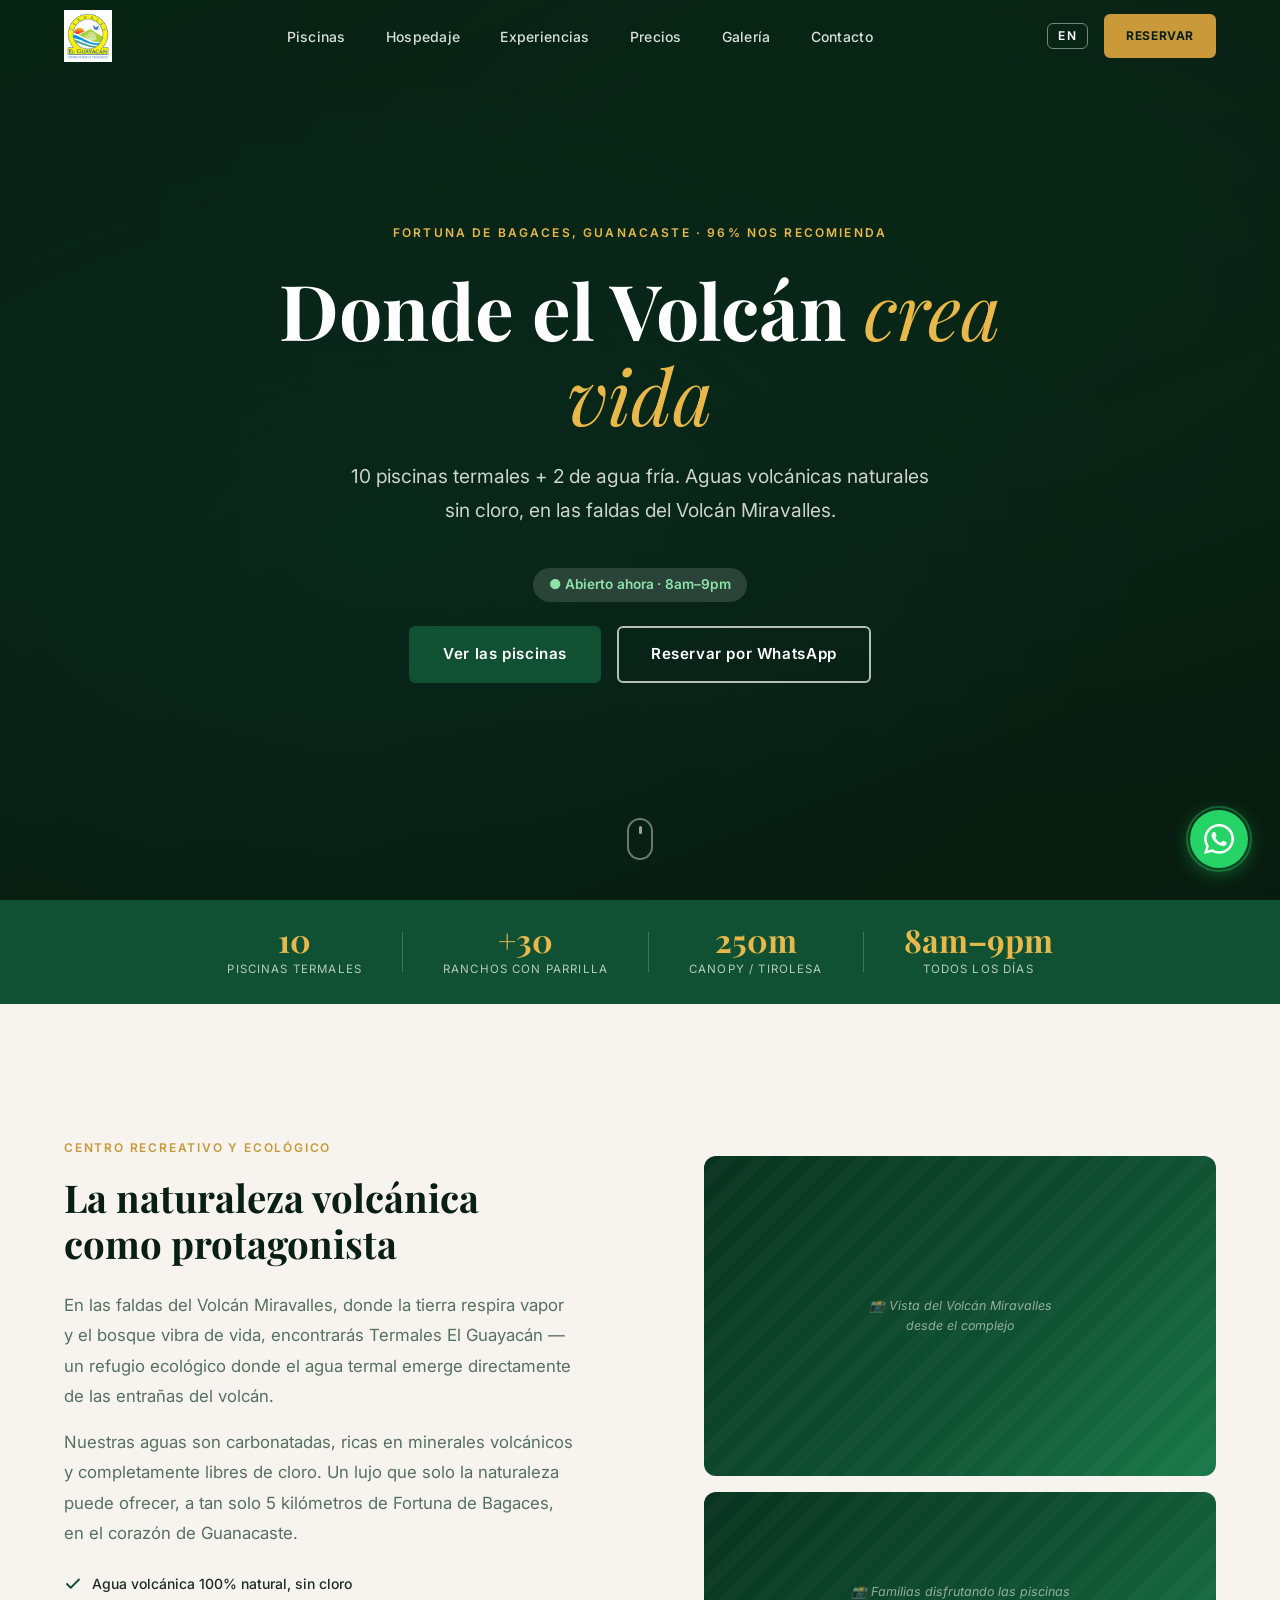
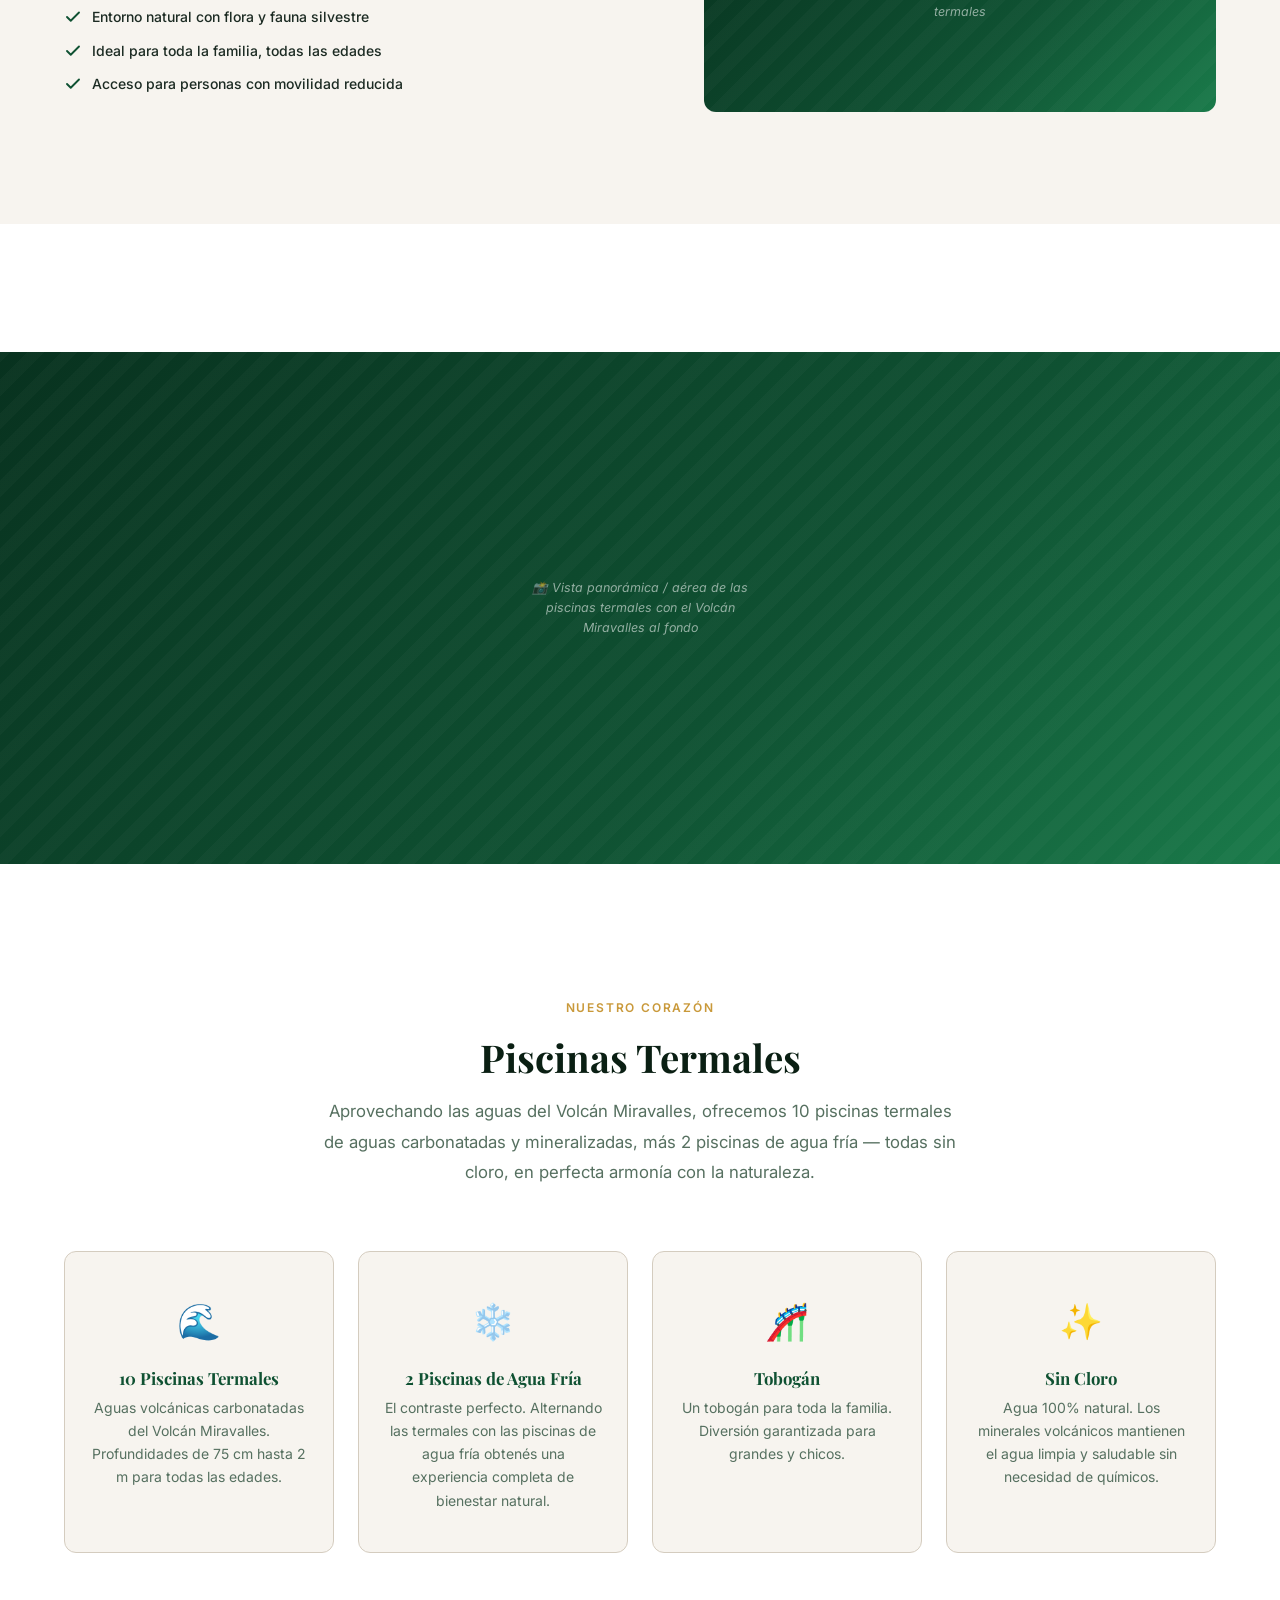
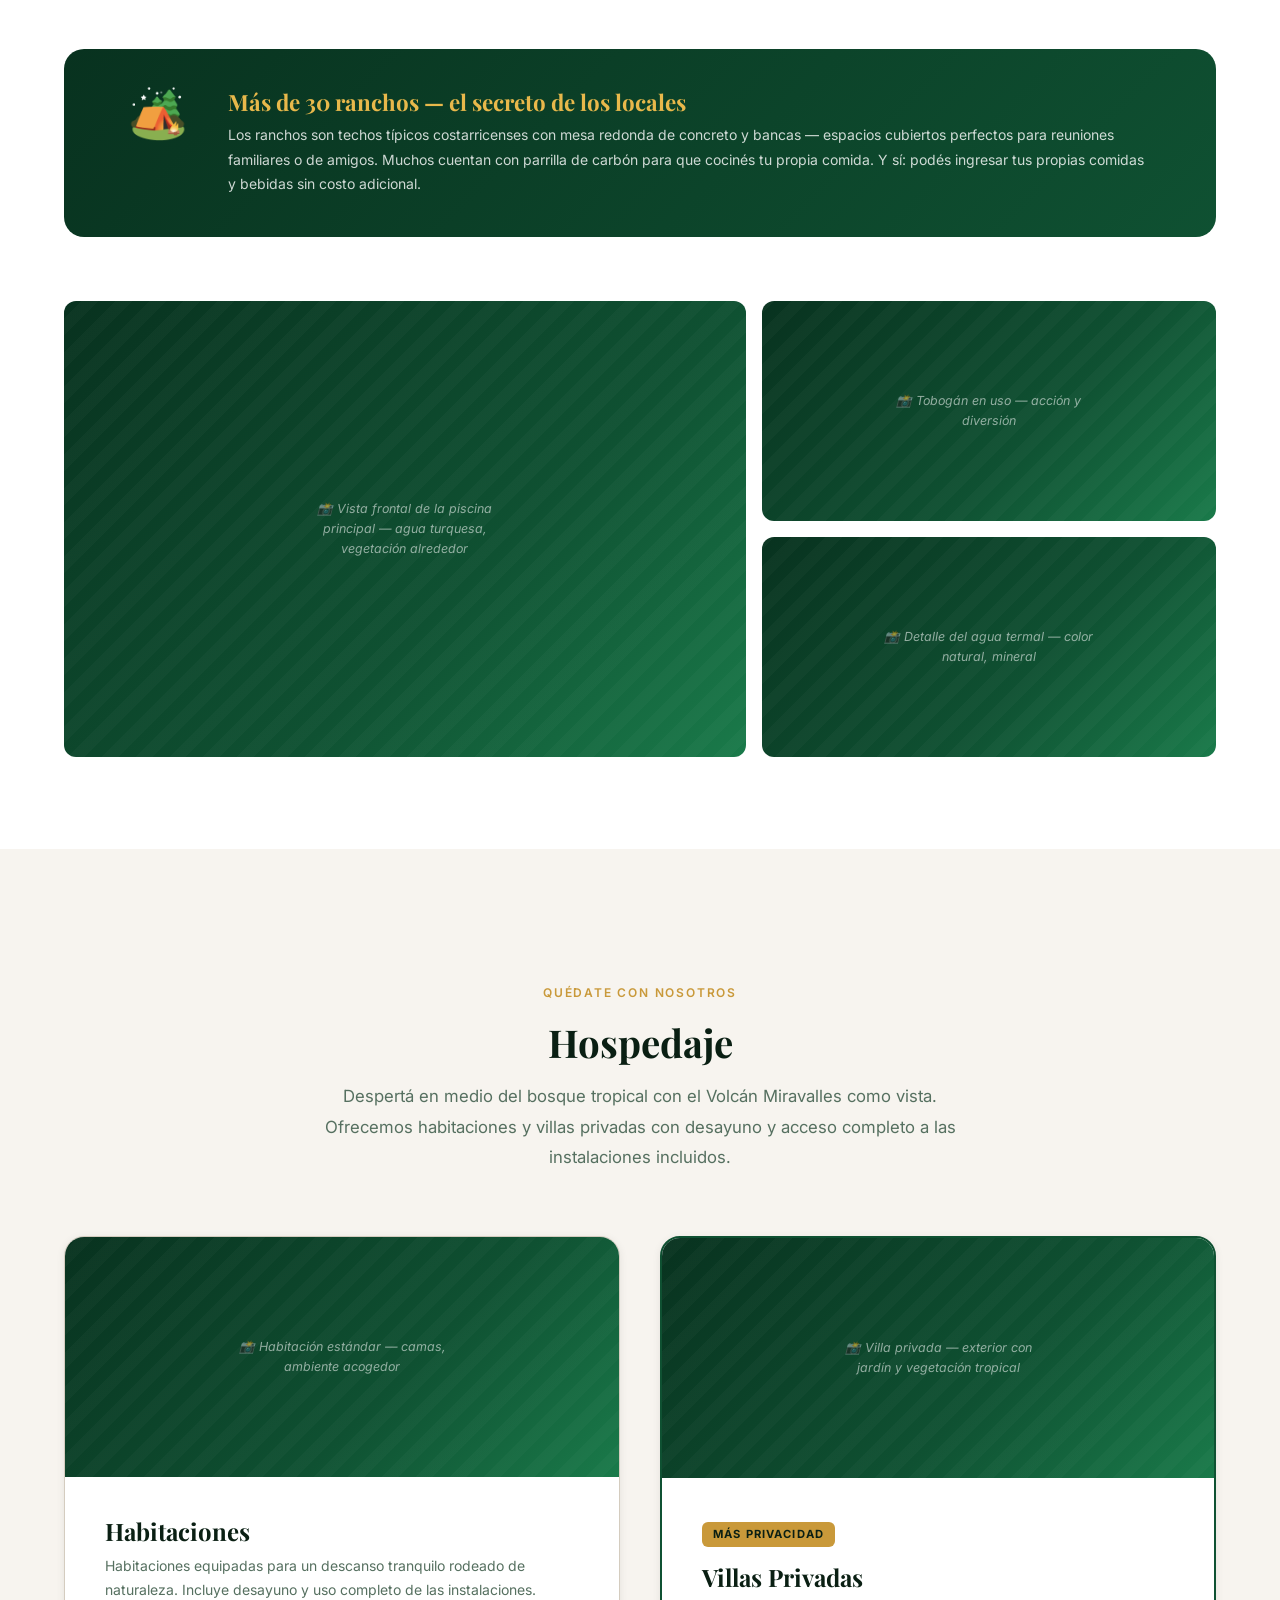
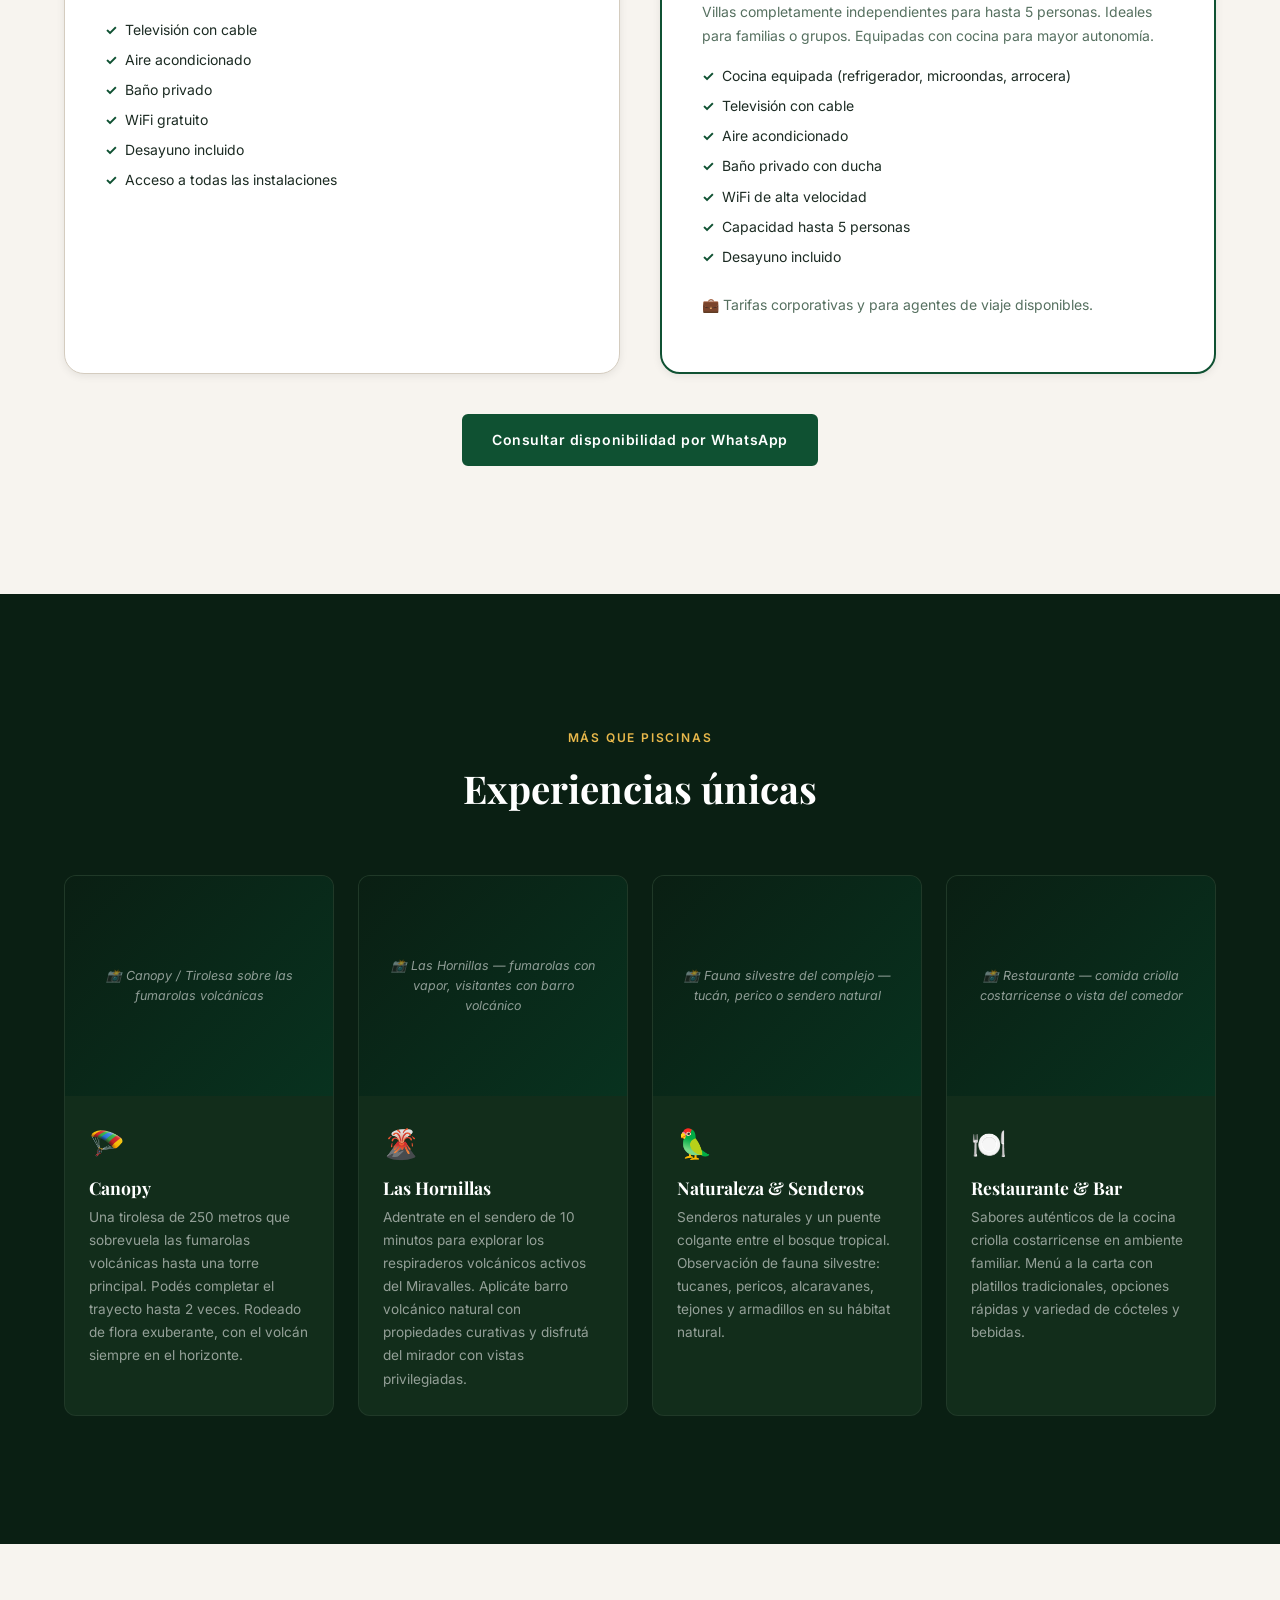
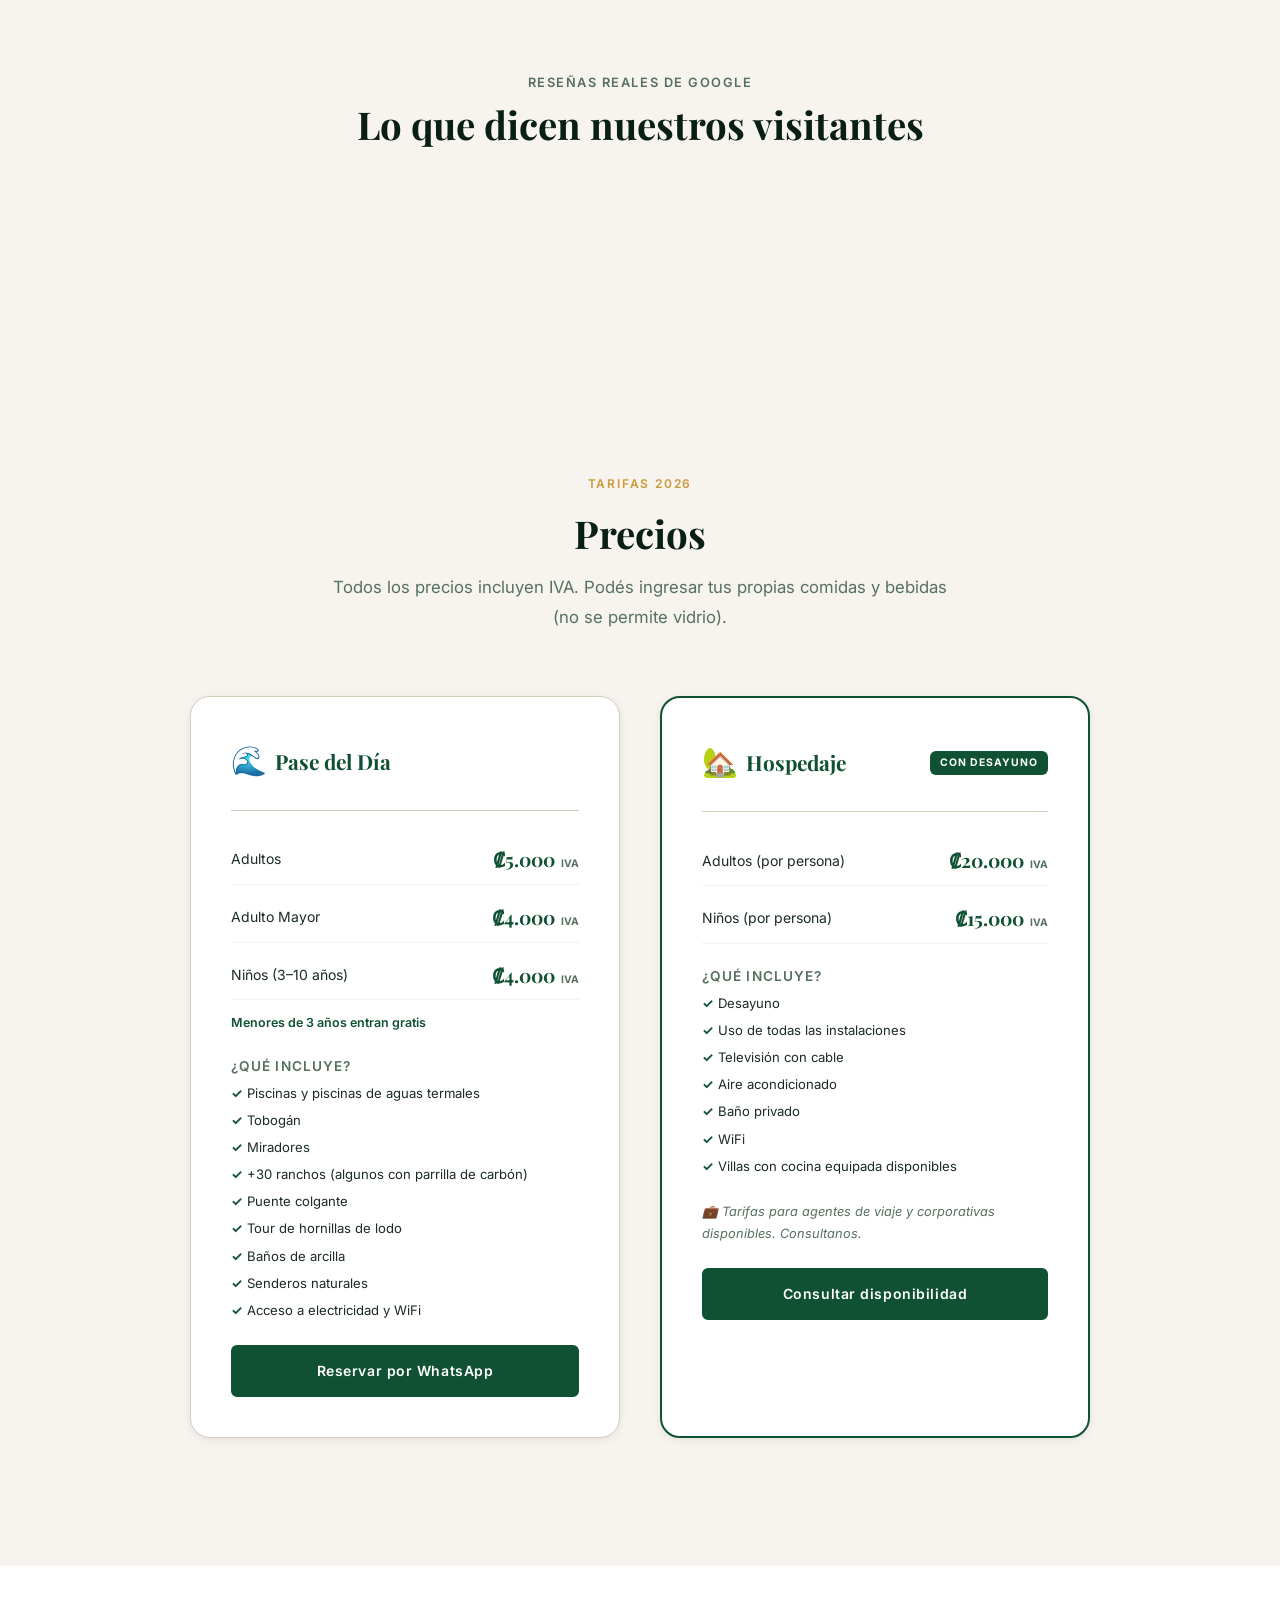
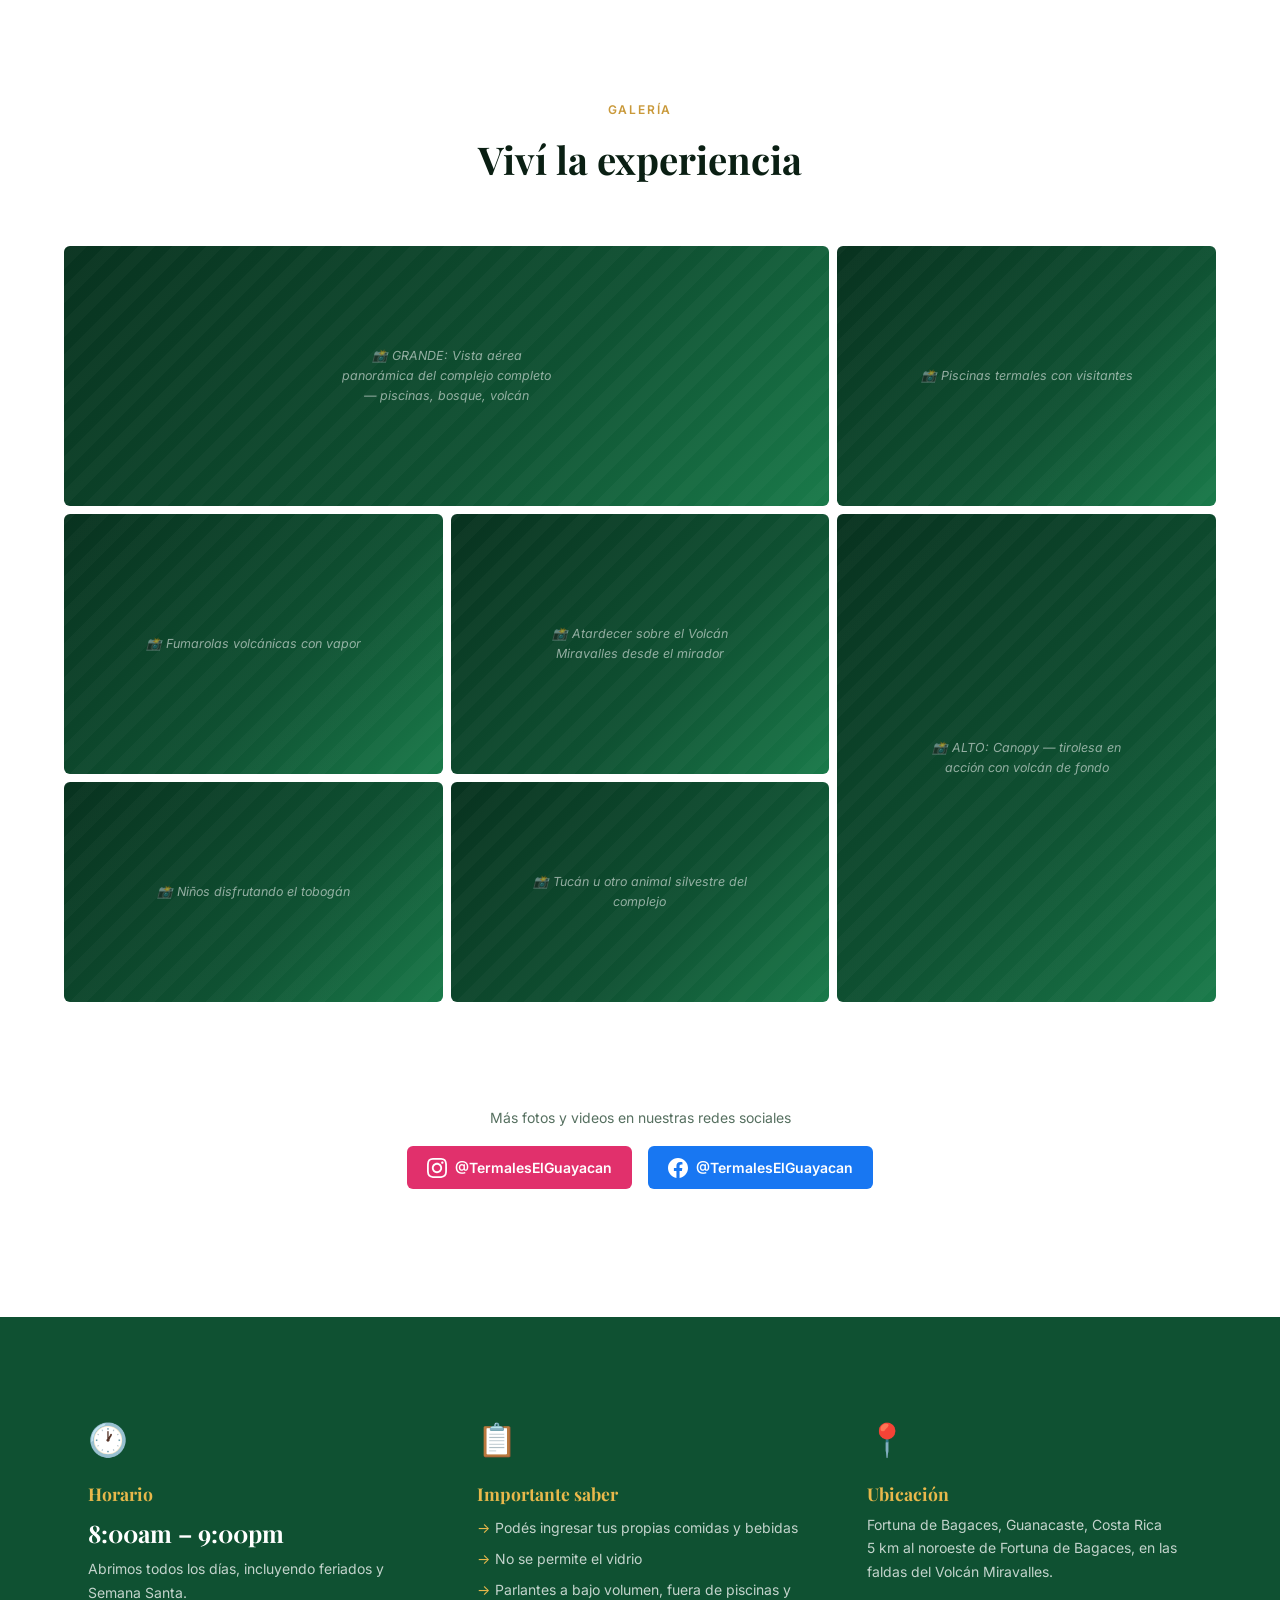
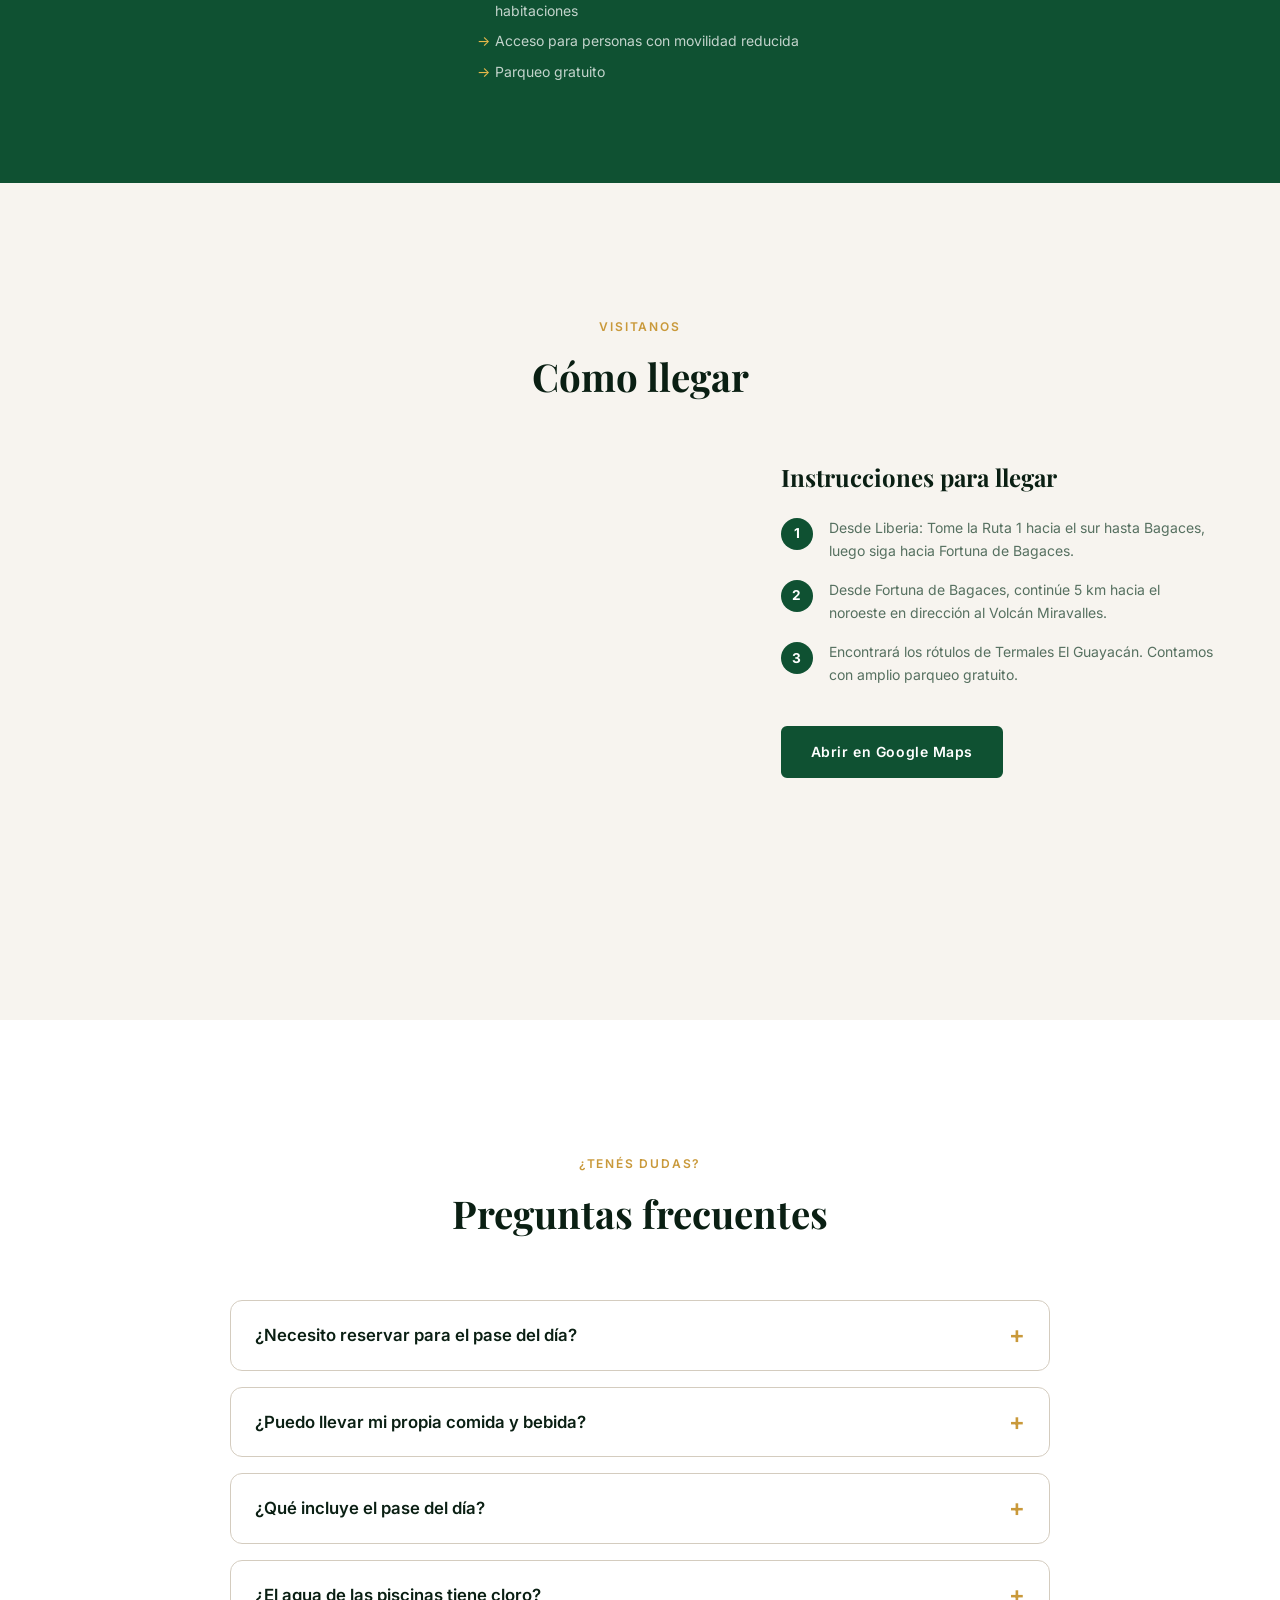
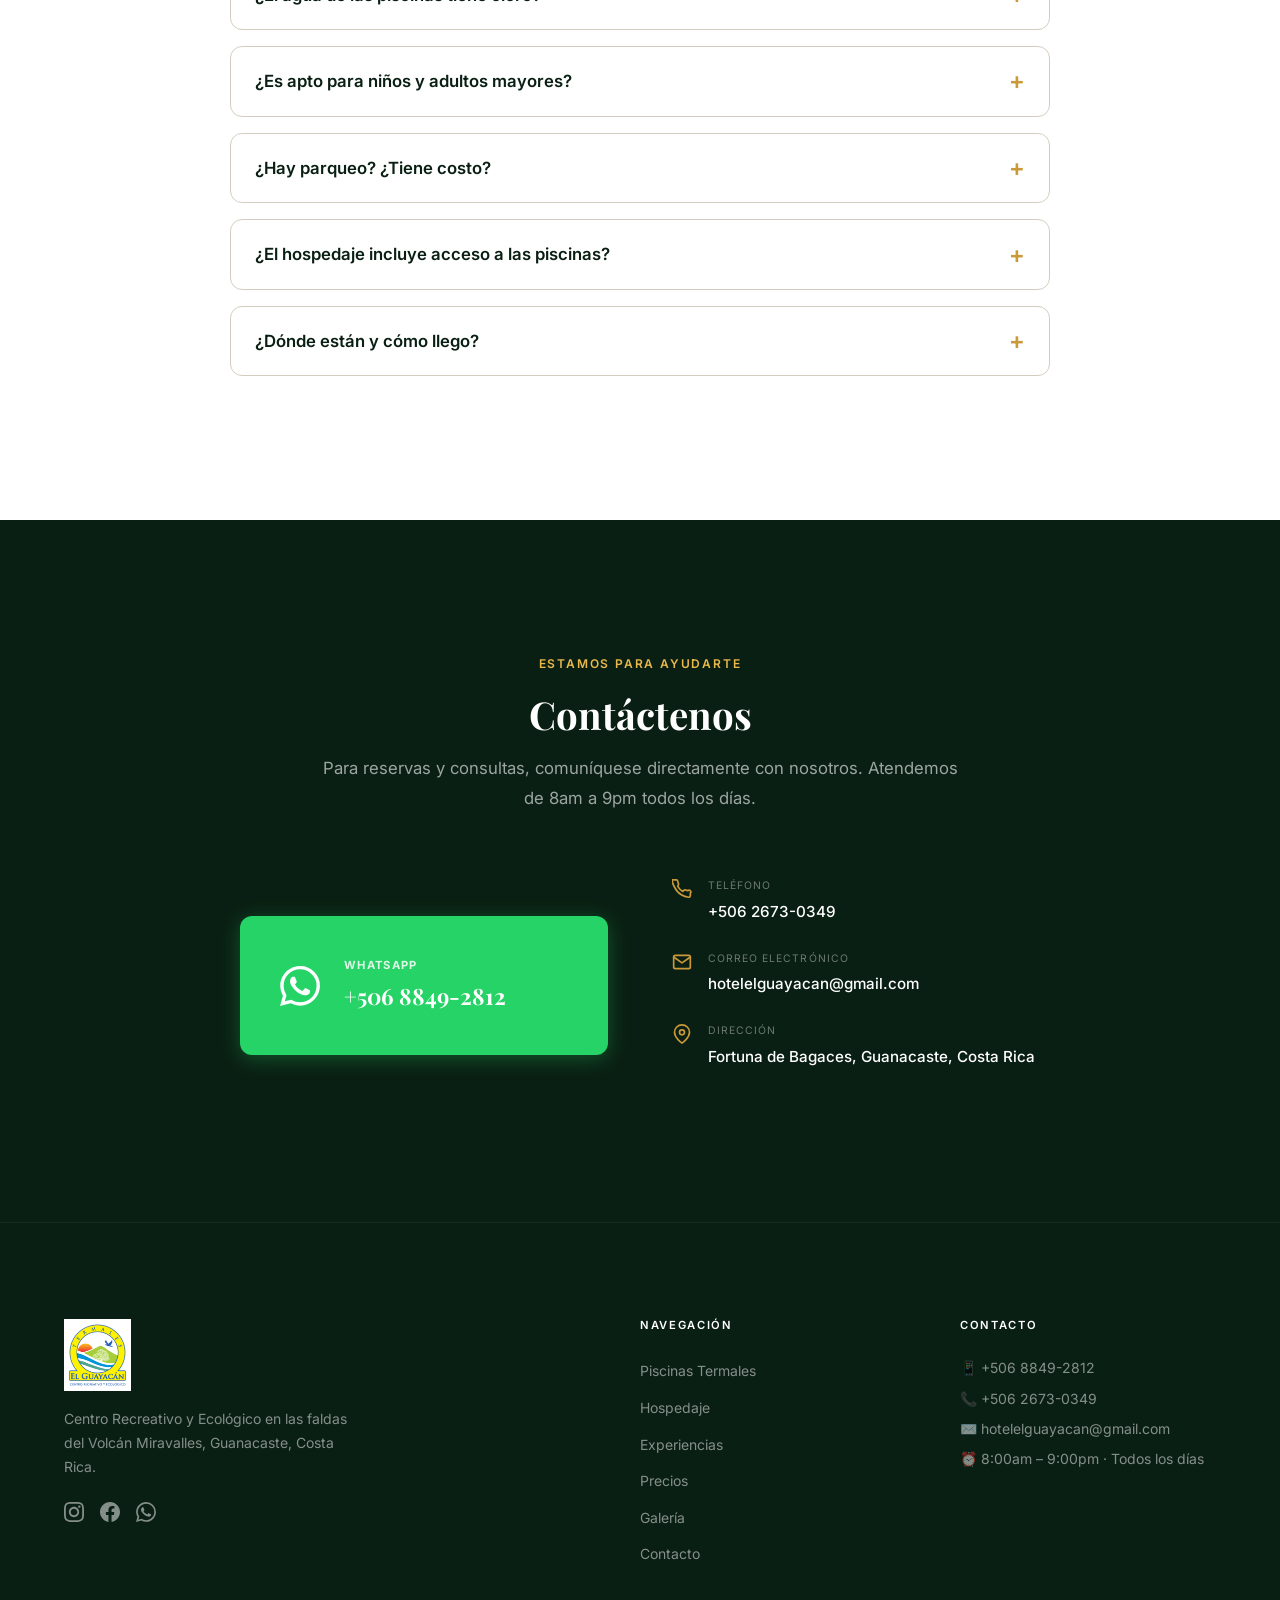
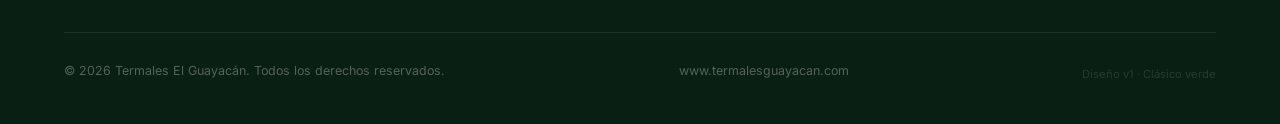
<file: 1/index.html>
<!DOCTYPE html>
<html lang="es">
<head>
  <meta charset="UTF-8">
  <meta name="viewport" content="width=device-width, initial-scale=1.0">
  <meta name="description" content="Termales El Guayacán — Centro Recreativo y Ecológico en Fortuna de Bagaces, Guanacaste, Costa Rica. 10 piscinas termales naturales del Volcán Miravalles. Abrimos 8am a 9pm todos los días.">
  <meta name="theme-color" content="#0F5132">
  <link rel="canonical" href="https://www.termalesguayacan.com/">

  <!-- Open Graph -->
  <meta property="og:title" content="Termales El Guayacán | Centro Recreativo y Ecológico">
  <meta property="og:description" content="10 piscinas de aguas termales volcánicas naturales, canopy, senderos y hospedaje en las faldas del Volcán Miravalles, Guanacaste, Costa Rica.">
  <meta property="og:image" content="https://www.termalesguayacan.com/logo.png">
  <meta property="og:url" content="https://www.termalesguayacan.com/">
  <meta property="og:type" content="website">
  <meta property="og:site_name" content="Termales El Guayacán">
  <meta property="og:locale" content="es_CR">
  <meta property="og:locale:alternate" content="en_US">

  <!-- Twitter -->
  <meta name="twitter:card" content="summary_large_image">
  <meta name="twitter:title" content="Termales El Guayacán | Centro Recreativo y Ecológico">
  <meta name="twitter:description" content="10 piscinas de aguas termales volcánicas naturales del Volcán Miravalles, en Guanacaste, Costa Rica.">
  <meta name="twitter:image" content="https://www.termalesguayacan.com/logo.png">

  <title>Termales El Guayacán | Centro Recreativo y Ecológico</title>
  <link rel="icon" type="image/png" href="logo.png">

  <!-- Google Fonts -->
  <link rel="preconnect" href="https://fonts.googleapis.com">
  <link rel="preconnect" href="https://fonts.gstatic.com" crossorigin>
  <link href="https://fonts.googleapis.com/css2?family=Playfair+Display:ital,wght@0,400;0,600;0,700;1,400&family=Inter:wght@300;400;500;600&display=swap" rel="stylesheet">

  <!-- AOS – Animate On Scroll -->
  <link rel="stylesheet" href="https://unpkg.com/aos@2.3.4/dist/aos.css">

  <link rel="stylesheet" href="css/style.css">

  <!-- =====================================================
       DATOS ESTRUCTURADOS (Schema.org JSON-LD)
       ⚠️ VERIFICAR: reemplazá latitude/longitude por las coordenadas
       EXACTAS de tu Google Business Profile (Maps → clic derecho en el
       pin → copiar coordenadas). Los valores actuales son aproximados.
  ===================================================== -->
  <script type="application/ld+json">
  {
    "@context": "https://schema.org",
    "@type": "Resort",
    "@id": "https://www.termalesguayacan.com/#resort",
    "name": "Termales El Guayacán",
    "alternateName": "Centro Recreativo y Ecológico El Guayacán",
    "description": "Centro Recreativo y Ecológico en las faldas del Volcán Miravalles, Guanacaste, Costa Rica. 10 piscinas termales de aguas volcánicas naturales sin cloro + 2 de agua fría, canopy, senderos, hospedaje y restaurante.",
    "url": "https://www.termalesguayacan.com/",
    "logo": "https://www.termalesguayacan.com/logo.png",
    "image": "https://www.termalesguayacan.com/logo.png",
    "telephone": "+506 2673-0349",
    "email": "hotelelguayacan@gmail.com",
    "priceRange": "₡₡",
    "currenciesAccepted": "CRC",
    "paymentAccepted": "Efectivo, Tarjeta",
    "address": {
      "@type": "PostalAddress",
      "streetAddress": "5 km al noroeste de Fortuna de Bagaces, faldas del Volcán Miravalles",
      "addressLocality": "Fortuna de Bagaces",
      "addressRegion": "Guanacaste",
      "addressCountry": "CR"
    },
    "geo": {
      "@type": "GeoCoordinates",
      "latitude": "10.69860",
      "longitude": "-85.15320"
    },
    "hasMap": "https://maps.google.com/maps?q=Termales+El+Guayacan+Fortuna+de+Bagaces+Costa+Rica",
    "openingHoursSpecification": [{
      "@type": "OpeningHoursSpecification",
      "dayOfWeek": ["Monday","Tuesday","Wednesday","Thursday","Friday","Saturday","Sunday"],
      "opens": "08:00",
      "closes": "21:00"
    }],
    "amenityFeature": [
      { "@type": "LocationFeatureSpecification", "name": "10 piscinas termales sin cloro", "value": true },
      { "@type": "LocationFeatureSpecification", "name": "2 piscinas de agua fría", "value": true },
      { "@type": "LocationFeatureSpecification", "name": "Canopy / Tirolesa 250m", "value": true },
      { "@type": "LocationFeatureSpecification", "name": "Restaurante & Bar", "value": true },
      { "@type": "LocationFeatureSpecification", "name": "WiFi gratuito", "value": true },
      { "@type": "LocationFeatureSpecification", "name": "Parqueo gratuito", "value": true },
      { "@type": "LocationFeatureSpecification", "name": "Acceso para movilidad reducida", "value": true }
    ],
    "makesOffer": {
      "@type": "Offer",
      "name": "Pase del Día — Adultos",
      "price": "5000",
      "priceCurrency": "CRC",
      "description": "Acceso a piscinas termales, tobogán, miradores, ranchos, puente colgante, tour de hornillas de lodo y senderos. Incluye IVA."
    },
    "sameAs": [
      "https://www.instagram.com/termaleselguayacan/",
      "https://www.facebook.com/CentroRecreativoyEcologicoElGuayacan"
    ]
  }
  </script>
</head>
<body>

  <!-- Skip link — accesibilidad por teclado -->
  <a href="#inicio" class="skip-link" data-es="Saltar al contenido" data-en="Skip to content">Saltar al contenido</a>

  <!-- =====================================================
       NAVBAR
  ===================================================== -->
  <nav class="navbar" id="navbar">
    <div class="nav-container">
      <a href="#inicio" class="nav-logo">
        <img src="logo.png" alt="Termales El Guayacán">
      </a>

      <ul class="nav-links" id="navLinks">
        <li><a href="#piscinas"      data-es="Piscinas"      data-en="Pools">Piscinas</a></li>
        <li><a href="#hospedaje"     data-es="Hospedaje"     data-en="Lodging">Hospedaje</a></li>
        <li><a href="#experiencias"  data-es="Experiencias"  data-en="Experiences">Experiencias</a></li>
        <li><a href="#precios"       data-es="Precios"       data-en="Prices">Precios</a></li>
        <li><a href="#galeria"       data-es="Galería"       data-en="Gallery">Galería</a></li>
        <li><a href="#contacto"      data-es="Contacto"      data-en="Contact">Contacto</a></li>
      </ul>

      <div class="nav-actions">
        <button class="lang-toggle" id="langToggle" aria-label="Cambiar idioma">EN</button>
        <a href="https://wa.me/50688492812?text=Hola%2C%20me%20interesa%20información%20sobre%20Termales%20El%20Guayacán"
           class="btn-nav-reservar" target="_blank" rel="noopener"
           data-es="Reservar" data-en="Book Now">Reservar</a>
        <button class="hamburger" id="hamburger" aria-label="Menú">
          <span></span><span></span><span></span>
        </button>
      </div>
    </div>

    <!-- Mobile Menu -->
    <div class="mobile-menu" id="mobileMenu" aria-hidden="true">
      <button class="menu-close" id="menuClose" aria-label="Cerrar menú">✕</button>
      <ul>
        <li><a href="#piscinas"      data-es="Piscinas"      data-en="Pools">Piscinas</a></li>
        <li><a href="#hospedaje"     data-es="Hospedaje"     data-en="Lodging">Hospedaje</a></li>
        <li><a href="#experiencias"  data-es="Experiencias"  data-en="Experiences">Experiencias</a></li>
        <li><a href="#precios"       data-es="Precios"       data-en="Prices">Precios</a></li>
        <li><a href="#galeria"       data-es="Galería"       data-en="Gallery">Galería</a></li>
        <li><a href="#contacto"      data-es="Contacto"      data-en="Contact">Contacto</a></li>
      </ul>
      <a href="https://wa.me/50688492812?text=Hola%2C%20me%20interesa%20información%20sobre%20Termales%20El%20Guayacán"
         class="btn-primary mobile-cta" target="_blank" rel="noopener"
         data-es="Reservar por WhatsApp" data-en="Book via WhatsApp">Reservar por WhatsApp</a>
    </div>
  </nav>

  <!-- =====================================================
       HERO
  ===================================================== -->
  <section class="hero" id="inicio">
    <!--
      PLACEHOLDER #1 — FOTO HERO
      Imagen de fondo del hero: vista aérea del complejo con todas las piscinas termales,
      el bosque verde y el Volcán Miravalles imponente al fondo.
      Ideal: foto tomada al amanecer o atardecer para luz dramática y cálida.
      Tamaño recomendado: mínimo 1920×1080px, orientación horizontal.
    -->
    <div class="hero-overlay"></div>
    <div class="hero-content">
      <p class="hero-eyebrow"
         data-es="Fortuna de Bagaces, Guanacaste · 96% nos recomienda"
         data-en="Fortuna de Bagaces, Guanacaste · 96% would recommend">
        Fortuna de Bagaces, Guanacaste · 96% nos recomienda
      </p>
      <h1 class="hero-title">
        <span class="hero-line1" data-es="Donde el Volcán" data-en="Where the Volcano">Donde el Volcán</span>
        <em class="hero-line2" data-es="crea vida" data-en="Creates Life">crea vida</em>
      </h1>
      <p class="hero-subtitle"
         data-es="10 piscinas termales + 2 de agua fría. Aguas volcánicas naturales sin cloro, en las faldas del Volcán Miravalles."
         data-en="10 thermal pools + 2 cold water pools. Natural volcanic water, chlorine-free, on the slopes of Volcán Miravalles.">
        10 piscinas termales + 2 de agua fría. Aguas volcánicas naturales sin cloro, en las faldas del Volcán Miravalles.
      </p>
      <span class="open-status" id="openStatus" aria-live="polite"></span>
      <div class="hero-ctas">
        <a href="#piscinas" class="btn-primary"
           data-es="Ver las piscinas" data-en="See the pools">Ver las piscinas</a>
        <a href="https://wa.me/50688492812?text=Hola%2C%20me%20interesa%20información%20sobre%20Termales%20El%20Guayacán"
           class="btn-outline" target="_blank" rel="noopener"
           data-es="Reservar por WhatsApp" data-en="Book via WhatsApp">Reservar por WhatsApp</a>
      </div>
    </div>
    <div class="hero-scroll-hint" aria-hidden="true">
      <div class="scroll-mouse"><div class="scroll-wheel"></div></div>
    </div>
  </section>

  <!-- =====================================================
       STATS BAR
  ===================================================== -->
  <div class="stats-bar">
    <div class="stat-item">
      <span class="stat-number">10</span>
      <span class="stat-label" data-es="Piscinas Termales" data-en="Thermal Pools">Piscinas Termales</span>
    </div>
    <div class="stat-divider" aria-hidden="true"></div>
    <div class="stat-item">
      <span class="stat-number">+30</span>
      <span class="stat-label" data-es="Ranchos con parrilla" data-en="Picnic Shelters">Ranchos con parrilla</span>
    </div>
    <div class="stat-divider" aria-hidden="true"></div>
    <div class="stat-item">
      <span class="stat-number">250m</span>
      <span class="stat-label" data-es="Canopy / Tirolesa" data-en="Canopy Zip Line">Canopy / Tirolesa</span>
    </div>
    <div class="stat-divider" aria-hidden="true"></div>
    <div class="stat-item">
      <span class="stat-number">8am–9pm</span>
      <span class="stat-label" data-es="Todos los días" data-en="Every Day">Todos los días</span>
    </div>
  </div>

  <!-- =====================================================
       ABOUT
  ===================================================== -->
  <section class="section about-section" id="sobre-nosotros">
    <div class="container">
      <div class="about-grid">
        <div class="about-text" data-aos="fade-right" data-aos-duration="800">
          <span class="section-eyebrow"
                data-es="Centro Recreativo y Ecológico"
                data-en="Recreational & Ecological Center">Centro Recreativo y Ecológico</span>
          <h2 data-es="La naturaleza volcánica como protagonista"
              data-en="Volcanic nature as the protagonist">
            La naturaleza volcánica como protagonista
          </h2>
          <p data-es="En las faldas del Volcán Miravalles, donde la tierra respira vapor y el bosque vibra de vida, encontrarás Termales El Guayacán — un refugio ecológico donde el agua termal emerge directamente de las entrañas del volcán."
             data-en="On the slopes of Volcán Miravalles, where the earth breathes steam and the forest vibrates with life, you will find Termales El Guayacán — an ecological refuge where thermal water emerges directly from the volcano's depths.">
            En las faldas del Volcán Miravalles, donde la tierra respira vapor y el bosque vibra de vida, encontrarás Termales El Guayacán — un refugio ecológico donde el agua termal emerge directamente de las entrañas del volcán.
          </p>
          <p data-es="Nuestras aguas son carbonatadas, ricas en minerales volcánicos y completamente libres de cloro. Un lujo que solo la naturaleza puede ofrecer, a tan solo 5 kilómetros de Fortuna de Bagaces, en el corazón de Guanacaste."
             data-en="Our waters are carbonated, rich in volcanic minerals and completely chlorine-free. A luxury that only nature can provide, just 5 kilometers from Fortuna de Bagaces, in the heart of Guanacaste.">
            Nuestras aguas son carbonatadas, ricas en minerales volcánicos y completamente libres de cloro. Un lujo que solo la naturaleza puede ofrecer, a tan solo 5 kilómetros de Fortuna de Bagaces, en el corazón de Guanacaste.
          </p>
          <ul class="feature-list">
            <li>
              <svg xmlns="http://www.w3.org/2000/svg" width="18" height="18" viewBox="0 0 24 24" fill="none" stroke="currentColor" stroke-width="2.5" stroke-linecap="round" stroke-linejoin="round"><polyline points="20 6 9 17 4 12"/></svg>
              <span data-es="Agua volcánica 100% natural, sin cloro"
                    data-en="100% natural volcanic water, chlorine-free">Agua volcánica 100% natural, sin cloro</span>
            </li>
            <li>
              <svg xmlns="http://www.w3.org/2000/svg" width="18" height="18" viewBox="0 0 24 24" fill="none" stroke="currentColor" stroke-width="2.5" stroke-linecap="round" stroke-linejoin="round"><polyline points="20 6 9 17 4 12"/></svg>
              <span data-es="Entorno natural con flora y fauna silvestre"
                    data-en="Natural setting with wild flora and fauna">Entorno natural con flora y fauna silvestre</span>
            </li>
            <li>
              <svg xmlns="http://www.w3.org/2000/svg" width="18" height="18" viewBox="0 0 24 24" fill="none" stroke="currentColor" stroke-width="2.5" stroke-linecap="round" stroke-linejoin="round"><polyline points="20 6 9 17 4 12"/></svg>
              <span data-es="Ideal para toda la familia, todas las edades"
                    data-en="Ideal for the whole family, all ages">Ideal para toda la familia, todas las edades</span>
            </li>
            <li>
              <svg xmlns="http://www.w3.org/2000/svg" width="18" height="18" viewBox="0 0 24 24" fill="none" stroke="currentColor" stroke-width="2.5" stroke-linecap="round" stroke-linejoin="round"><polyline points="20 6 9 17 4 12"/></svg>
              <span data-es="Acceso para personas con movilidad reducida"
                    data-en="Accessible for people with reduced mobility">Acceso para personas con movilidad reducida</span>
            </li>
          </ul>
        </div>

        <div class="about-images" data-aos="fade-left" data-aos-duration="800">
          <div class="about-img-main img-placeholder">
            <!--
              PLACEHOLDER #2 — Vista del Volcán Miravalles desde las instalaciones del complejo.
              Laderas verdes en primer plano, volcán al fondo, cielo dramático.
            -->
            <span class="placeholder-label">📸 Vista del Volcán Miravalles desde el complejo</span>
          </div>
          <div class="about-img-secondary img-placeholder">
            <!--
              PLACEHOLDER #3 — Familias disfrutando de las piscinas termales.
              Ambiente alegre, agua clara, vegetación alrededor.
            -->
            <span class="placeholder-label">📸 Familias disfrutando las piscinas termales</span>
          </div>
        </div>
      </div>
    </div>
  </section>

  <!-- =====================================================
       PISCINAS TERMALES
  ===================================================== -->
  <section class="section piscinas-section" id="piscinas">
    <div class="piscinas-hero-img img-placeholder">
      <!--
        PLACEHOLDER #4 — FOTO PANORÁMICA DE PISCINAS
        Vista aérea o panorámica de todas las piscinas termales,
        idealmente mostrando el color turquesa-verde del agua y el volcán al fondo.
        Tamaño recomendado: 1920×700px aprox, orientación horizontal.
      -->
      <span class="placeholder-label">📸 Vista panorámica / aérea de las piscinas termales con el Volcán Miravalles al fondo</span>
    </div>

    <div class="container">
      <div class="section-header text-center" data-aos="fade-up">
        <span class="section-eyebrow" data-es="Nuestro corazón" data-en="Our heart">Nuestro corazón</span>
        <h2 data-es="Piscinas Termales" data-en="Thermal Pools">Piscinas Termales</h2>
        <p class="section-intro"
           data-es="Aprovechando las aguas del Volcán Miravalles, ofrecemos 10 piscinas termales de aguas carbonatadas y mineralizadas, más 2 piscinas de agua fría — todas sin cloro, en perfecta armonía con la naturaleza."
           data-en="Harnessing the waters of Volcán Miravalles, we offer 10 thermal pools of carbonated and mineralized waters, plus 2 cold water pools — all chlorine-free, in perfect harmony with nature.">
          Aprovechando las aguas del Volcán Miravalles, ofrecemos 10 piscinas termales de aguas carbonatadas y mineralizadas, más 2 piscinas de agua fría — todas sin cloro, en perfecta armonía con la naturaleza.
        </p>
      </div>

      <div class="pool-features" data-aos="fade-up" data-aos-delay="100">
        <div class="pool-feat">
          <div class="pool-feat-icon">🌊</div>
          <h3 data-es="10 Piscinas Termales" data-en="10 Thermal Pools">10 Piscinas Termales</h3>
          <p data-es="Aguas volcánicas carbonatadas del Volcán Miravalles. Profundidades de 75 cm hasta 2 m para todas las edades."
             data-en="Carbonated volcanic waters from Volcán Miravalles. Depths from 75 cm to 2 m for all ages.">
            Aguas volcánicas carbonatadas del Volcán Miravalles. Profundidades de 75 cm hasta 2 m para todas las edades.
          </p>
        </div>
        <div class="pool-feat">
          <div class="pool-feat-icon">❄️</div>
          <h3 data-es="2 Piscinas de Agua Fría" data-en="2 Cold Water Pools">2 Piscinas de Agua Fría</h3>
          <p data-es="El contraste perfecto. Alternando las termales con las piscinas de agua fría obtenés una experiencia completa de bienestar natural."
             data-en="The perfect contrast. Alternating between thermal and cold pools gives you a complete natural wellness experience.">
            El contraste perfecto. Alternando las termales con las piscinas de agua fría obtenés una experiencia completa de bienestar natural.
          </p>
        </div>
        <div class="pool-feat">
          <div class="pool-feat-icon">🎢</div>
          <h3 data-es="Tobogán" data-en="Water Slide">Tobogán</h3>
          <p data-es="Un tobogán para toda la familia. Diversión garantizada para grandes y chicos."
             data-en="A water slide for the whole family. Guaranteed fun for kids and adults alike.">
            Un tobogán para toda la familia. Diversión garantizada para grandes y chicos.
          </p>
        </div>
        <div class="pool-feat">
          <div class="pool-feat-icon">✨</div>
          <h3 data-es="Sin Cloro" data-en="Chlorine-Free">Sin Cloro</h3>
          <p data-es="Agua 100% natural. Los minerales volcánicos mantienen el agua limpia y saludable sin necesidad de químicos."
             data-en="100% natural water. Volcanic minerals keep the water clean and healthy without any chemicals.">
            Agua 100% natural. Los minerales volcánicos mantienen el agua limpia y saludable sin necesidad de químicos.
          </p>
        </div>
      </div>

      <!-- Ranchos callout -->
      <div class="ranchos-callout" data-aos="fade-up" data-aos-delay="120">
        <div class="ranchos-icon" aria-hidden="true">🏕️</div>
        <div class="ranchos-text">
          <h3 data-es="Más de 30 ranchos — el secreto de los locales"
              data-en="Over 30 ranchos — the locals' secret">
            Más de 30 ranchos — el secreto de los locales
          </h3>
          <p data-es="Los ranchos son techos típicos costarricenses con mesa redonda de concreto y bancas — espacios cubiertos perfectos para reuniones familiares o de amigos. Muchos cuentan con parrilla de carbón para que cocinés tu propia comida. Y sí: podés ingresar tus propias comidas y bebidas sin costo adicional."
             data-en="Ranchos are traditional Costa Rican covered shelters with round concrete tables and benches — perfect for family and friends gatherings. Many include a charcoal grill so you can cook your own food. And yes: you may bring your own food and drinks at no extra charge.">
            Los ranchos son techos típicos costarricenses con mesa redonda de concreto y bancas — espacios cubiertos perfectos para reuniones familiares o de amigos. Muchos cuentan con parrilla de carbón para que cocinés tu propia comida. Y sí: podés ingresar tus propias comidas y bebidas sin costo adicional.
          </p>
        </div>
      </div>

      <div class="piscinas-gallery" data-aos="fade-up" data-aos-delay="150">
        <div class="pg-main img-placeholder">
          <!--
            PLACEHOLDER #5 — Piscina principal desde el nivel del suelo.
            Agua de color turquesa-verde, palmeras o vegetación alrededor,
            visitantes disfrutando, ambiente alegre y relajado.
          -->
          <span class="placeholder-label">📸 Vista frontal de la piscina principal — agua turquesa, vegetación alrededor</span>
        </div>
        <div class="pg-col">
          <div class="img-placeholder">
            <!--
              PLACEHOLDER #6 — Tobogán en uso.
              Alguien deslizándose o vista del tobogán con el bosque de fondo.
            -->
            <span class="placeholder-label">📸 Tobogán en uso — acción y diversión</span>
          </div>
          <div class="img-placeholder">
            <!--
              PLACEHOLDER #7 — Detalle del agua termal.
              Primer plano del agua, su color natural azul-verdoso,
              quizás con burbujas o el borde de la piscina visible.
            -->
            <span class="placeholder-label">📸 Detalle del agua termal — color natural, mineral</span>
          </div>
        </div>
      </div>
    </div>
  </section>

  <!-- =====================================================
       HOSPEDAJE
  ===================================================== -->
  <section class="section hospedaje-section" id="hospedaje">
    <div class="container">
      <div class="section-header text-center" data-aos="fade-up">
        <span class="section-eyebrow" data-es="Quédate con nosotros" data-en="Stay with us">Quédate con nosotros</span>
        <h2 data-es="Hospedaje" data-en="Lodging">Hospedaje</h2>
        <p class="section-intro"
           data-es="Despertá en medio del bosque tropical con el Volcán Miravalles como vista. Ofrecemos habitaciones y villas privadas con desayuno y acceso completo a las instalaciones incluidos."
           data-en="Wake up in the middle of the tropical forest with Volcán Miravalles as your view. We offer rooms and private villas with breakfast and full access to all facilities included.">
          Despertá en medio del bosque tropical con el Volcán Miravalles como vista. Ofrecemos habitaciones y villas privadas con desayuno y acceso completo a las instalaciones incluidos.
        </p>
      </div>

      <div class="hospedaje-grid">
        <!-- Habitaciones estándar -->
        <div class="hospedaje-card" data-aos="fade-up" data-aos-delay="0">
          <div class="hospedaje-img img-placeholder">
            <!--
              PLACEHOLDER #8 — Habitación estándar.
              Camas bien tendidas, ambiente limpio y acogedor,
              decoración sencilla, ventana con vista al exterior.
            -->
            <span class="placeholder-label">📸 Habitación estándar — camas, ambiente acogedor</span>
          </div>
          <div class="hospedaje-info">
            <h3 data-es="Habitaciones" data-en="Rooms">Habitaciones</h3>
            <p data-es="Habitaciones equipadas para un descanso tranquilo rodeado de naturaleza. Incluye desayuno y uso completo de las instalaciones."
               data-en="Equipped rooms for a peaceful rest surrounded by nature. Includes breakfast and full use of facilities.">
              Habitaciones equipadas para un descanso tranquilo rodeado de naturaleza.
            </p>
            <ul class="amenity-list">
              <li><span class="check-icon" aria-hidden="true">✓</span>
                  <span data-es="Televisión con cable" data-en="Cable TV">Televisión con cable</span></li>
              <li><span class="check-icon" aria-hidden="true">✓</span>
                  <span data-es="Aire acondicionado" data-en="Air conditioning">Aire acondicionado</span></li>
              <li><span class="check-icon" aria-hidden="true">✓</span>
                  <span data-es="Baño privado" data-en="Private bathroom">Baño privado</span></li>
              <li><span class="check-icon" aria-hidden="true">✓</span>
                  <span data-es="WiFi gratuito" data-en="Free WiFi">WiFi gratuito</span></li>
              <li><span class="check-icon" aria-hidden="true">✓</span>
                  <span data-es="Desayuno incluido" data-en="Breakfast included">Desayuno incluido</span></li>
              <li><span class="check-icon" aria-hidden="true">✓</span>
                  <span data-es="Acceso a todas las instalaciones" data-en="Access to all facilities">Acceso a todas las instalaciones</span></li>
            </ul>
          </div>
        </div>

        <!-- Villas Privadas -->
        <div class="hospedaje-card hospedaje-featured" data-aos="fade-up" data-aos-delay="120">
          <div class="hospedaje-img img-placeholder">
            <!--
              PLACEHOLDER #9 — Villa privada.
              Exterior de una villa rodeada de vegetación tropical,
              amplia, con aspecto acogedor e independiente.
            -->
            <span class="placeholder-label">📸 Villa privada — exterior con jardín y vegetación tropical</span>
          </div>
          <div class="hospedaje-info">
            <span class="hospedaje-badge" data-es="Más privacidad" data-en="More Privacy">Más privacidad</span>
            <h3 data-es="Villas Privadas" data-en="Private Villas">Villas Privadas</h3>
            <p data-es="Villas completamente independientes para hasta 5 personas. Ideales para familias o grupos. Equipadas con cocina para mayor autonomía."
               data-en="Fully independent villas for up to 5 people. Ideal for families or groups. Equipped with a kitchen for greater independence.">
              Villas completamente independientes para hasta 5 personas. Ideales para familias o grupos.
            </p>
            <ul class="amenity-list">
              <li><span class="check-icon" aria-hidden="true">✓</span>
                  <span data-es="Cocina equipada (refrigerador, microondas, arrocera)" data-en="Equipped kitchen (refrigerator, microwave, rice cooker)">Cocina equipada completa</span></li>
              <li><span class="check-icon" aria-hidden="true">✓</span>
                  <span data-es="Televisión con cable" data-en="Cable TV">Televisión con cable</span></li>
              <li><span class="check-icon" aria-hidden="true">✓</span>
                  <span data-es="Aire acondicionado" data-en="Air conditioning">Aire acondicionado</span></li>
              <li><span class="check-icon" aria-hidden="true">✓</span>
                  <span data-es="Baño privado con ducha" data-en="Private bathroom with shower">Baño privado con ducha</span></li>
              <li><span class="check-icon" aria-hidden="true">✓</span>
                  <span data-es="WiFi de alta velocidad" data-en="High-speed WiFi">WiFi de alta velocidad</span></li>
              <li><span class="check-icon" aria-hidden="true">✓</span>
                  <span data-es="Capacidad hasta 5 personas" data-en="Capacity up to 5 people">Capacidad hasta 5 personas</span></li>
              <li><span class="check-icon" aria-hidden="true">✓</span>
                  <span data-es="Desayuno incluido" data-en="Breakfast included">Desayuno incluido</span></li>
            </ul>
            <p class="corporate-note"
               data-es="💼 Tarifas corporativas y para agentes de viaje disponibles."
               data-en="💼 Corporate and travel agent rates available.">
              💼 Tarifas corporativas y para agentes de viaje disponibles.
            </p>
          </div>
        </div>
      </div>

      <div class="text-center" style="margin-top: 2.5rem;" data-aos="fade-up">
        <a href="https://wa.me/50688492812?text=Hola%2C%20quisiera%20información%20sobre%20hospedaje%20en%20Termales%20El%20Guayacán"
           class="btn-primary" target="_blank" rel="noopener"
           data-es="Consultar disponibilidad por WhatsApp" data-en="Check availability via WhatsApp">
          Consultar disponibilidad por WhatsApp
        </a>
      </div>
    </div>
  </section>

  <!-- =====================================================
       EXPERIENCIAS
  ===================================================== -->
  <section class="section experiencias-section" id="experiencias">
    <div class="container">
      <div class="section-header text-center" data-aos="fade-up">
        <span class="section-eyebrow" data-es="Más que piscinas" data-en="More than pools">Más que piscinas</span>
        <h2 data-es="Experiencias únicas" data-en="Unique Experiences">Experiencias únicas</h2>
      </div>

      <div class="experiencias-grid">

        <!-- Canopy -->
        <div class="exp-card" data-aos="fade-up" data-aos-delay="0">
          <div class="exp-img img-placeholder">
            <!--
              PLACEHOLDER #10 — Canopy / Tirolesa.
              Persona haciendo canopy sobre las fumarolas volcánicas,
              con el volcán y el bosque de fondo. Imagen de acción y adrenalina.
            -->
            <span class="placeholder-label">📸 Canopy / Tirolesa sobre las fumarolas volcánicas</span>
          </div>
          <div class="exp-body">
            <div class="exp-icon-wrap">
              <span class="exp-icon" aria-hidden="true">🪂</span>
            </div>
            <h3 data-es="Canopy" data-en="Canopy">Canopy</h3>
            <p data-es="Una tirolesa de 250 metros que sobrevuela las fumarolas volcánicas hasta una torre principal. Podés completar el trayecto hasta 2 veces. Rodeado de flora exuberante, con el volcán siempre en el horizonte."
               data-en="A 250-meter zip line soaring over volcanic fumaroles to a main tower. You can complete the route up to 2 times. Surrounded by lush flora, with the volcano always on the horizon.">
              Una tirolesa de 250 metros que sobrevuela las fumarolas volcánicas hasta una torre principal. Podés completar el trayecto hasta 2 veces.
            </p>
          </div>
        </div>

        <!-- Las Hornillas -->
        <div class="exp-card" data-aos="fade-up" data-aos-delay="100">
          <div class="exp-img img-placeholder">
            <!--
              PLACEHOLDER #11 — Las Hornillas (fumarolas).
              Respiraderos volcánicos con vapor visible,
              visitantes aplicándose barro volcánico en cara o cuerpo.
              Atmósfera única y mística del volcán.
            -->
            <span class="placeholder-label">📸 Las Hornillas — fumarolas con vapor, visitantes con barro volcánico</span>
          </div>
          <div class="exp-body">
            <div class="exp-icon-wrap">
              <span class="exp-icon" aria-hidden="true">🌋</span>
            </div>
            <h3 data-es="Las Hornillas" data-en="The Fumaroles">Las Hornillas</h3>
            <p data-es="Adentrate en el sendero de 10 minutos para explorar los respiraderos volcánicos activos del Miravalles. Aplicáte barro volcánico natural con propiedades curativas y disfrutá del mirador con vistas privilegiadas."
               data-en="Take the 10-minute trail to explore the active volcanic vents of Miravalles. Apply natural volcanic mud with healing properties and enjoy the viewpoint with privileged views.">
              Adentrate en el sendero de 10 minutos para explorar los respiraderos volcánicos activos del Miravalles. Aplicáte barro volcánico natural con propiedades curativas.
            </p>
          </div>
        </div>

        <!-- Naturaleza -->
        <div class="exp-card" data-aos="fade-up" data-aos-delay="200">
          <div class="exp-img img-placeholder">
            <!--
              PLACEHOLDER #12 — Naturaleza y fauna.
              Tucán, perico, alcaraván u otro animal silvestre del lugar,
              o sendero entre la vegetación con puente colgante.
            -->
            <span class="placeholder-label">📸 Fauna silvestre del complejo — tucán, perico o sendero natural</span>
          </div>
          <div class="exp-body">
            <div class="exp-icon-wrap">
              <span class="exp-icon" aria-hidden="true">🦜</span>
            </div>
            <h3 data-es="Naturaleza & Senderos" data-en="Nature & Trails">Naturaleza & Senderos</h3>
            <p data-es="Senderos naturales y un puente colgante entre el bosque tropical. Observación de fauna silvestre: tucanes, pericos, alcaravanes, tejones y armadillos en su hábitat natural."
               data-en="Natural trails and a hanging bridge through the tropical forest. Wildlife watching: toucans, parakeets, herons, coatis and armadillos in their natural habitat.">
              Senderos naturales y un puente colgante entre el bosque tropical. Observación de fauna silvestre: tucanes, pericos, alcaravanes, tejones y armadillos.
            </p>
          </div>
        </div>

        <!-- Restaurante -->
        <div class="exp-card" data-aos="fade-up" data-aos-delay="300">
          <div class="exp-img img-placeholder">
            <!--
              PLACEHOLDER #13 — Restaurante.
              Plato de comida criolla costarricense, o vista del restaurante
              con ambiente familiar, mesas con vista al bosque o las piscinas.
            -->
            <span class="placeholder-label">📸 Restaurante — comida criolla costarricense o vista del comedor</span>
          </div>
          <div class="exp-body">
            <div class="exp-icon-wrap">
              <span class="exp-icon" aria-hidden="true">🍽️</span>
            </div>
            <h3 data-es="Restaurante & Bar" data-en="Restaurant & Bar">Restaurante & Bar</h3>
            <p data-es="Sabores auténticos de la cocina criolla costarricense en ambiente familiar. Menú a la carta con platillos tradicionales, opciones rápidas y variedad de cócteles y bebidas."
               data-en="Authentic flavors of traditional Costa Rican cuisine in a family atmosphere. À la carte menu with traditional dishes, quick options and a variety of cocktails and drinks.">
              Sabores auténticos de la cocina criolla costarricense. Menú a la carta con platillos tradicionales y variedad de cócteles y bebidas.
            </p>
          </div>
        </div>

      </div>
    </div>
  </section>

  <!-- =====================================================
       OPINIONES / TESTIMONIOS
  ===================================================== -->
  <section class="section testimonios-section" id="opiniones">
    <div class="container">
      <p class="reviews-eyebrow" data-aos="fade-up"
         data-es="Reseñas reales de Google" data-en="Real Google reviews">Reseñas reales de Google</p>
      <div class="section-header text-center" data-aos="fade-up">
        <h2 data-es="Lo que dicen nuestros visitantes" data-en="What our visitors say">Lo que dicen nuestros visitantes</h2>
      </div>

      <!-- Widget de reseñas de Google (Featurable) — el script está al final del body -->
      <div data-aos="fade-up">
        <div id="featurable-ad122b03-c322-4758-8b33-d8fdd08db3e1" data-featurable-async></div>
      </div>
    </div>
  </section>

  <!-- =====================================================
       PRECIOS
  ===================================================== -->
  <section class="section precios-section" id="precios">
    <div class="container">
      <div class="section-header text-center" data-aos="fade-up">
        <span class="section-eyebrow" data-es="Tarifas 2026" data-en="2026 Rates">Tarifas 2026</span>
        <h2 data-es="Precios" data-en="Prices">Precios</h2>
        <p class="section-intro"
           data-es="Todos los precios incluyen IVA. Podés ingresar tus propias comidas y bebidas (no se permite vidrio)."
           data-en="All prices include VAT. You may bring your own food and drinks (no glass containers allowed).">
          Todos los precios incluyen IVA. Podés ingresar tus propias comidas y bebidas (no se permite vidrio).
        </p>
      </div>

      <div class="precios-grid">

        <!-- Pase del Día -->
        <div class="precio-card" data-aos="fade-up" data-aos-delay="0">
          <div class="precio-header">
            <span class="precio-icon" aria-hidden="true">🌊</span>
            <h3 data-es="Pase del Día" data-en="Day Pass">Pase del Día</h3>
          </div>
          <div class="precio-rows">
            <div class="precio-row">
              <span data-es="Adultos" data-en="Adults">Adultos</span>
              <span class="precio-amount">₡5.000 <small>IVA</small></span>
            </div>
            <div class="precio-row">
              <span data-es="Adulto Mayor" data-en="Senior">Adulto Mayor</span>
              <span class="precio-amount">₡4.000 <small>IVA</small></span>
            </div>
            <div class="precio-row">
              <span data-es="Niños (3–10 años)" data-en="Children (3–10 yrs)">Niños (3–10 años)</span>
              <span class="precio-amount">₡4.000 <small>IVA</small></span>
            </div>
            <p class="precio-free" data-es="Menores de 3 años entran gratis" data-en="Under 3 years: free entry">
              Menores de 3 años entran gratis
            </p>
          </div>
          <div class="precio-incluye">
            <h4 data-es="¿Qué incluye?" data-en="What's included?">¿Qué incluye?</h4>
            <ul>
              <li data-es="Piscinas y piscinas de aguas termales" data-en="Pools and thermal pools">Piscinas y piscinas de aguas termales</li>
              <li data-es="Tobogán" data-en="Water slide">Tobogán</li>
              <li data-es="Miradores" data-en="Viewpoints">Miradores</li>
              <li data-es="+30 ranchos (algunos con parrilla de carbón)" data-en="+30 ranchos / picnic shelters (some with charcoal grill)">+30 ranchos (algunos con parrilla de carbón)</li>
              <li data-es="Puente colgante" data-en="Hanging bridge">Puente colgante</li>
              <li data-es="Tour de hornillas de lodo" data-en="Mud fumaroles tour">Tour de hornillas de lodo</li>
              <li data-es="Baños de arcilla" data-en="Clay baths">Baños de arcilla</li>
              <li data-es="Senderos naturales" data-en="Nature trails">Senderos naturales</li>
              <li data-es="Acceso a electricidad y WiFi" data-en="Electricity and WiFi access">Acceso a electricidad y WiFi</li>
            </ul>
          </div>
          <a href="https://wa.me/50688492812?text=Hola%2C%20quisiera%20información%20sobre%20el%20Pase%20del%20Día%20en%20Termales%20El%20Guayacán"
             class="btn-primary btn-full" target="_blank" rel="noopener"
             data-es="Reservar por WhatsApp" data-en="Book via WhatsApp">Reservar por WhatsApp</a>
        </div>

        <!-- Hospedaje -->
        <div class="precio-card precio-featured" data-aos="fade-up" data-aos-delay="150">
          <div class="precio-header">
            <span class="precio-icon" aria-hidden="true">🏡</span>
            <h3 data-es="Hospedaje" data-en="Lodging">Hospedaje</h3>
            <span class="precio-badge" data-es="Con desayuno" data-en="Breakfast Included">Con desayuno</span>
          </div>
          <div class="precio-rows">
            <div class="precio-row">
              <span data-es="Adultos (por persona)" data-en="Adults (per person)">Adultos (por persona)</span>
              <span class="precio-amount">₡20.000 <small>IVA</small></span>
            </div>
            <div class="precio-row">
              <span data-es="Niños (por persona)" data-en="Children (per person)">Niños (por persona)</span>
              <span class="precio-amount">₡15.000 <small>IVA</small></span>
            </div>
          </div>
          <div class="precio-incluye">
            <h4 data-es="¿Qué incluye?" data-en="What's included?">¿Qué incluye?</h4>
            <ul>
              <li data-es="Desayuno" data-en="Breakfast">Desayuno</li>
              <li data-es="Uso de todas las instalaciones" data-en="Use of all facilities">Uso de todas las instalaciones</li>
              <li data-es="Televisión con cable" data-en="Cable TV">Televisión con cable</li>
              <li data-es="Aire acondicionado" data-en="Air conditioning">Aire acondicionado</li>
              <li data-es="Baño privado" data-en="Private bathroom">Baño privado</li>
              <li data-es="WiFi" data-en="WiFi">WiFi</li>
              <li data-es="Villas con cocina equipada disponibles" data-en="Villas with equipped kitchen available">Villas con cocina equipada disponibles</li>
            </ul>
          </div>
          <p class="precio-corporate"
             data-es="💼 Tarifas para agentes de viaje y corporativas disponibles. Consultanos."
             data-en="💼 Travel agent and corporate rates available. Ask us.">
            💼 Tarifas para agentes de viaje y corporativas disponibles. Consultanos.
          </p>
          <a href="https://wa.me/50688492812?text=Hola%2C%20quisiera%20información%20sobre%20hospedaje%20en%20Termales%20El%20Guayacán"
             class="btn-primary btn-full" target="_blank" rel="noopener"
             data-es="Consultar disponibilidad" data-en="Check Availability">Consultar disponibilidad</a>
        </div>

      </div>
    </div>
  </section>

  <!-- =====================================================
       GALERÍA
  ===================================================== -->
  <section class="section galeria-section" id="galeria">
    <div class="container">
      <div class="section-header text-center" data-aos="fade-up">
        <span class="section-eyebrow" data-es="Galería" data-en="Gallery">Galería</span>
        <h2 data-es="Viví la experiencia" data-en="Live the experience">Viví la experiencia</h2>
      </div>

      <div class="galeria-grid" data-aos="fade-up" data-aos-delay="100">
        <div class="galeria-item galeria-wide img-placeholder">
          <!--
            PLACEHOLDER #14 — Vista aérea panorámica del complejo completo.
            Foto grande (ocupa dos columnas), ideal desde dron.
            Debe mostrar la magnitud del lugar y el volcán de fondo.
          -->
          <span class="placeholder-label">📸 GRANDE: Vista aérea panorámica del complejo completo — piscinas, bosque, volcán</span>
        </div>
        <div class="galeria-item img-placeholder">
          <!--
            PLACEHOLDER #15 — Piscinas desde nivel de suelo, visitantes.
          -->
          <span class="placeholder-label">📸 Piscinas termales con visitantes</span>
        </div>
        <div class="galeria-item img-placeholder">
          <!--
            PLACEHOLDER #16 — Fumarolas con vapor.
          -->
          <span class="placeholder-label">📸 Fumarolas volcánicas con vapor</span>
        </div>
        <div class="galeria-item img-placeholder">
          <!--
            PLACEHOLDER #17 — Atardecer sobre el volcán desde el mirador.
          -->
          <span class="placeholder-label">📸 Atardecer sobre el Volcán Miravalles desde el mirador</span>
        </div>
        <div class="galeria-item galeria-tall img-placeholder">
          <!--
            PLACEHOLDER #18 — Canopy/tirolesa vertical.
          -->
          <span class="placeholder-label">📸 ALTO: Canopy — tirolesa en acción con volcán de fondo</span>
        </div>
        <div class="galeria-item img-placeholder">
          <!--
            PLACEHOLDER #19 — Niños en tobogán.
          -->
          <span class="placeholder-label">📸 Niños disfrutando el tobogán</span>
        </div>
        <div class="galeria-item img-placeholder">
          <!--
            PLACEHOLDER #20 — Fauna: tucán u otra ave del lugar.
          -->
          <span class="placeholder-label">📸 Tucán u otro animal silvestre del complejo</span>
        </div>
      </div>

      <div class="galeria-social text-center" data-aos="fade-up" data-aos-delay="50">
        <p data-es="Más fotos y videos en nuestras redes sociales"
           data-en="More photos and videos on our social media">
          Más fotos y videos en nuestras redes sociales
        </p>
        <div class="social-links">
          <a href="https://www.instagram.com/termaleselguayacan/" target="_blank" rel="noopener" class="social-btn instagram">
            <svg xmlns="http://www.w3.org/2000/svg" width="20" height="20" viewBox="0 0 24 24" fill="currentColor"><path d="M12 2.163c3.204 0 3.584.012 4.85.07 3.252.148 4.771 1.691 4.919 4.919.058 1.265.069 1.645.069 4.849 0 3.205-.012 3.584-.069 4.849-.149 3.225-1.664 4.771-4.919 4.919-1.266.058-1.644.07-4.85.07-3.204 0-3.584-.012-4.849-.07-3.26-.149-4.771-1.699-4.919-4.92-.058-1.265-.07-1.644-.07-4.849 0-3.204.013-3.583.07-4.849.149-3.227 1.664-4.771 4.919-4.919 1.266-.057 1.645-.069 4.849-.069zm0-2.163c-3.259 0-3.667.014-4.947.072-4.358.2-6.78 2.618-6.98 6.98-.059 1.281-.073 1.689-.073 4.948 0 3.259.014 3.668.072 4.948.2 4.358 2.618 6.78 6.98 6.98 1.281.058 1.689.072 4.948.072 3.259 0 3.668-.014 4.948-.072 4.354-.2 6.782-2.618 6.979-6.98.059-1.28.073-1.689.073-4.948 0-3.259-.014-3.667-.072-4.947-.196-4.354-2.617-6.78-6.979-6.98-1.281-.059-1.69-.073-4.949-.073zm0 5.838c-3.403 0-6.162 2.759-6.162 6.162s2.759 6.163 6.162 6.163 6.162-2.759 6.162-6.163c0-3.403-2.759-6.162-6.162-6.162zm0 10.162c-2.209 0-4-1.79-4-4 0-2.209 1.791-4 4-4s4 1.791 4 4c0 2.21-1.791 4-4 4zm6.406-11.845c-.796 0-1.441.645-1.441 1.44s.645 1.44 1.441 1.44c.795 0 1.439-.645 1.439-1.44s-.644-1.44-1.439-1.44z"/></svg>
            <span>@TermalesElGuayacan</span>
          </a>
          <a href="https://www.facebook.com/CentroRecreativoyEcologicoElGuayacan" target="_blank" rel="noopener" class="social-btn facebook">
            <svg xmlns="http://www.w3.org/2000/svg" width="20" height="20" viewBox="0 0 24 24" fill="currentColor"><path d="M24 12.073c0-6.627-5.373-12-12-12s-12 5.373-12 12c0 5.99 4.388 10.954 10.125 11.854v-8.385H7.078v-3.47h3.047V9.43c0-3.007 1.792-4.669 4.533-4.669 1.312 0 2.686.235 2.686.235v2.953H15.83c-1.491 0-1.956.925-1.956 1.874v2.25h3.328l-.532 3.47h-2.796v8.385C19.612 23.027 24 18.062 24 12.073z"/></svg>
            <span>@TermalesElGuayacan</span>
          </a>
        </div>
      </div>
    </div>
  </section>

  <!-- =====================================================
       INFO IMPORTANTE
  ===================================================== -->
  <section class="info-section">
    <div class="container">
      <div class="info-grid">
        <div class="info-block" data-aos="fade-up" data-aos-delay="0">
          <div class="info-icon" aria-hidden="true">🕐</div>
          <h3 data-es="Horario" data-en="Hours">Horario</h3>
          <p class="info-hours">8:00am – 9:00pm</p>
          <p data-es="Abrimos todos los días, incluyendo feriados y Semana Santa."
             data-en="Open every day, including holidays and Easter.">
            Abrimos todos los días, incluyendo feriados y Semana Santa.
          </p>
        </div>
        <div class="info-block" data-aos="fade-up" data-aos-delay="100">
          <div class="info-icon" aria-hidden="true">📋</div>
          <h3 data-es="Importante saber" data-en="Good to know">Importante saber</h3>
          <ul class="info-list">
            <li data-es="Podés ingresar tus propias comidas y bebidas" data-en="You may bring your own food and drinks">Podés ingresar tus propias comidas y bebidas</li>
            <li data-es="No se permite el vidrio" data-en="Glass containers are not allowed">No se permite el vidrio</li>
            <li data-es="Parlantes a bajo volumen, fuera de piscinas y habitaciones" data-en="Speakers at low volume, outside pools and rooms">Parlantes a bajo volumen, fuera de piscinas y habitaciones</li>
            <li data-es="Acceso para personas con movilidad reducida" data-en="Accessible for people with reduced mobility">Acceso para personas con movilidad reducida</li>
            <li data-es="Parqueo gratuito" data-en="Free parking">Parqueo gratuito</li>
          </ul>
        </div>
        <div class="info-block" data-aos="fade-up" data-aos-delay="200">
          <div class="info-icon" aria-hidden="true">📍</div>
          <h3 data-es="Ubicación" data-en="Location">Ubicación</h3>
          <p data-es="Fortuna de Bagaces, Guanacaste, Costa Rica"
             data-en="Fortuna de Bagaces, Guanacaste, Costa Rica">
            Fortuna de Bagaces, Guanacaste, Costa Rica
          </p>
          <p data-es="5 km al noroeste de Fortuna de Bagaces, en las faldas del Volcán Miravalles."
             data-en="5 km northwest of Fortuna de Bagaces, on the slopes of Volcán Miravalles.">
            5 km al noroeste de Fortuna de Bagaces, en las faldas del Volcán Miravalles.
          </p>
        </div>
      </div>
    </div>
  </section>

  <!-- =====================================================
       CÓMO LLEGAR
  ===================================================== -->
  <section class="section mapa-section" id="como-llegar">
    <div class="container">
      <div class="section-header text-center" data-aos="fade-up">
        <span class="section-eyebrow" data-es="Visitanos" data-en="Visit us">Visitanos</span>
        <h2 data-es="Cómo llegar" data-en="How to get here">Cómo llegar</h2>
      </div>
      <div class="mapa-grid">
        <div class="mapa-embed" data-aos="fade-right" data-aos-duration="800">
          <iframe
            src="https://www.openstreetmap.org/export/embed.html?bbox=-85.22%2C10.70%2C-85.17%2C10.73&layer=mapnik&marker=10.71782%2C-85.19589"
            width="100%" height="420"
            style="border:0; border-radius: var(--radius-lg);"
            allowfullscreen="" loading="lazy"
            referrerpolicy="no-referrer-when-downgrade"
            title="Mapa de Termales El Guayacán"></iframe>
        </div>
        <div class="mapa-info" data-aos="fade-left" data-aos-duration="800">
          <h3 data-es="Instrucciones para llegar" data-en="Getting here">Instrucciones para llegar</h3>
          <div class="step">
            <div class="step-num">1</div>
            <p data-es="Desde Liberia: Tome la Ruta 1 hacia el sur hasta Bagaces, luego siga hacia Fortuna de Bagaces."
               data-en="From Liberia: Take Route 1 south to Bagaces, then continue towards Fortuna de Bagaces.">
              Desde Liberia: Tome la Ruta 1 hacia el sur hasta Bagaces, luego siga hacia Fortuna de Bagaces.
            </p>
          </div>
          <div class="step">
            <div class="step-num">2</div>
            <p data-es="Desde Fortuna de Bagaces, continúe 5 km hacia el noroeste en dirección al Volcán Miravalles."
               data-en="From Fortuna de Bagaces, continue 5 km northwest towards Volcán Miravalles.">
              Desde Fortuna de Bagaces, continúe 5 km hacia el noroeste en dirección al Volcán Miravalles.
            </p>
          </div>
          <div class="step">
            <div class="step-num">3</div>
            <p data-es="Encontrará los rótulos de Termales El Guayacán. Contamos con amplio parqueo gratuito."
               data-en="You will find the Termales El Guayacán signs. We have ample free parking.">
              Encontrará los rótulos de Termales El Guayacán. Contamos con amplio parqueo gratuito.
            </p>
          </div>
          <a href="https://maps.google.com/maps?q=Termales+El+Guayacan+Fortuna+de+Bagaces+Costa+Rica"
             target="_blank" rel="noopener" class="btn-primary"
             data-es="Abrir en Google Maps" data-en="Open in Google Maps">Abrir en Google Maps</a>
        </div>
      </div>
    </div>
  </section>

  <!-- =====================================================
       PREGUNTAS FRECUENTES
  ===================================================== -->
  <section class="section faq-section" id="faq">
    <div class="container">
      <div class="section-header text-center" data-aos="fade-up">
        <span class="section-eyebrow" data-es="¿Tenés dudas?" data-en="Have questions?">¿Tenés dudas?</span>
        <h2 data-es="Preguntas frecuentes" data-en="Frequently asked questions">Preguntas frecuentes</h2>
      </div>

      <div class="faq-list" data-aos="fade-up">
        <details class="faq-item">
          <summary data-es="¿Necesito reservar para el pase del día?"
                   data-en="Do I need a reservation for the day pass?">¿Necesito reservar para el pase del día?</summary>
          <div class="faq-answer">
            <p data-es="No. El pase del día no requiere reserva: llegás directamente en nuestro horario de 8:00am a 9:00pm, todos los días. Para hospedaje sí te recomendamos consultar disponibilidad por WhatsApp."
               data-en="No. The day pass requires no reservation — just arrive within our hours of 8:00am to 9:00pm, every day. For lodging, we do recommend checking availability via WhatsApp.">
              No. El pase del día no requiere reserva: llegás directamente en nuestro horario de 8:00am a 9:00pm, todos los días. Para hospedaje sí te recomendamos consultar disponibilidad por WhatsApp.
            </p>
          </div>
        </details>

        <details class="faq-item">
          <summary data-es="¿Puedo llevar mi propia comida y bebida?"
                   data-en="Can I bring my own food and drinks?">¿Puedo llevar mi propia comida y bebida?</summary>
          <div class="faq-answer">
            <p data-es="Sí, sin costo adicional. Contamos con más de 30 ranchos, muchos con parrilla de carbón para que cocines. La única restricción es que no se permiten envases de vidrio."
               data-en="Yes, at no extra charge. We have over 30 ranchos, many with a charcoal grill so you can cook. The only restriction: glass containers are not allowed.">
              Sí, sin costo adicional. Contamos con más de 30 ranchos, muchos con parrilla de carbón para que cocines. La única restricción es que no se permiten envases de vidrio.
            </p>
          </div>
        </details>

        <details class="faq-item">
          <summary data-es="¿Qué incluye el pase del día?"
                   data-en="What does the day pass include?">¿Qué incluye el pase del día?</summary>
          <div class="faq-answer">
            <p data-es="Acceso a las piscinas termales y de agua fría, tobogán, miradores, +30 ranchos, puente colgante, tour de hornillas de lodo, baños de arcilla y senderos naturales, además de WiFi y electricidad."
               data-en="Access to the thermal and cold-water pools, water slide, viewpoints, 30+ ranchos, hanging bridge, mud fumaroles tour, clay baths and nature trails, plus WiFi and electricity.">
              Acceso a las piscinas termales y de agua fría, tobogán, miradores, +30 ranchos, puente colgante, tour de hornillas de lodo, baños de arcilla y senderos naturales, además de WiFi y electricidad.
            </p>
          </div>
        </details>

        <details class="faq-item">
          <summary data-es="¿El agua de las piscinas tiene cloro?"
                   data-en="Does the pool water contain chlorine?">¿El agua de las piscinas tiene cloro?</summary>
          <div class="faq-answer">
            <p data-es="No. Son aguas volcánicas carbonatadas y mineralizadas que emergen del Volcán Miravalles. Los minerales naturales mantienen el agua limpia y saludable sin necesidad de químicos."
               data-en="No. These are carbonated, mineral-rich volcanic waters that emerge from Volcán Miravalles. The natural minerals keep the water clean and healthy without any chemicals.">
              No. Son aguas volcánicas carbonatadas y mineralizadas que emergen del Volcán Miravalles. Los minerales naturales mantienen el agua limpia y saludable sin necesidad de químicos.
            </p>
          </div>
        </details>

        <details class="faq-item">
          <summary data-es="¿Es apto para niños y adultos mayores?"
                   data-en="Is it suitable for children and seniors?">¿Es apto para niños y adultos mayores?</summary>
          <div class="faq-answer">
            <p data-es="Sí. Hay piscinas con profundidades desde 75 cm, ideales para toda la familia. Niños de 3 a 10 años y adultos mayores tienen tarifa reducida (₡4.000), y los menores de 3 años entran gratis. Contamos con acceso para personas con movilidad reducida."
               data-en="Yes. Some pools are as shallow as 75 cm, ideal for the whole family. Children 3–10 and seniors pay a reduced rate (₡4,000), and under-3s enter free. We offer access for people with reduced mobility.">
              Sí. Hay piscinas con profundidades desde 75 cm, ideales para toda la familia. Niños de 3 a 10 años y adultos mayores tienen tarifa reducida (₡4.000), y los menores de 3 años entran gratis. Contamos con acceso para personas con movilidad reducida.
            </p>
          </div>
        </details>

        <details class="faq-item">
          <summary data-es="¿Hay parqueo? ¿Tiene costo?"
                   data-en="Is there parking? Is it free?">¿Hay parqueo? ¿Tiene costo?</summary>
          <div class="faq-answer">
            <p data-es="Sí, contamos con amplio parqueo totalmente gratuito."
               data-en="Yes, we have ample parking, completely free of charge.">
              Sí, contamos con amplio parqueo totalmente gratuito.
            </p>
          </div>
        </details>

        <details class="faq-item">
          <summary data-es="¿El hospedaje incluye acceso a las piscinas?"
                   data-en="Does lodging include access to the pools?">¿El hospedaje incluye acceso a las piscinas?</summary>
          <div class="faq-answer">
            <p data-es="Sí. El hospedaje incluye desayuno y uso completo de todas las instalaciones, incluyendo las piscinas termales. También ofrecemos tarifas para agentes de viaje y corporativas — consultanos por WhatsApp."
               data-en="Yes. Lodging includes breakfast and full use of all facilities, including the thermal pools. We also offer travel agent and corporate rates — just ask us via WhatsApp.">
              Sí. El hospedaje incluye desayuno y uso completo de todas las instalaciones, incluyendo las piscinas termales. También ofrecemos tarifas para agentes de viaje y corporativas — consultanos por WhatsApp.
            </p>
          </div>
        </details>

        <details class="faq-item">
          <summary data-es="¿Dónde están y cómo llego?"
                   data-en="Where are you and how do I get there?">¿Dónde están y cómo llego?</summary>
          <div class="faq-answer">
            <p data-es="Estamos a 5 km al noroeste de Fortuna de Bagaces, en las faldas del Volcán Miravalles, Guanacaste. Desde Liberia son aproximadamente 1 hora. Mirá el mapa y las instrucciones en la sección «Cómo llegar»."
               data-en="We're 5 km northwest of Fortuna de Bagaces, on the slopes of Volcán Miravalles, Guanacaste. It's about 1 hour from Liberia. See the map and directions in the “How to get here” section.">
              Estamos a 5 km al noroeste de Fortuna de Bagaces, en las faldas del Volcán Miravalles, Guanacaste. Desde Liberia son aproximadamente 1 hora. Mirá el mapa y las instrucciones en la sección «Cómo llegar».
            </p>
          </div>
        </details>
      </div>
    </div>
  </section>

  <!-- =====================================================
       CONTACTO
  ===================================================== -->
  <section class="section contacto-section" id="contacto">
    <div class="container">
      <div class="section-header text-center" data-aos="fade-up">
        <span class="section-eyebrow" data-es="Estamos para ayudarte" data-en="We're here to help">Estamos para ayudarte</span>
        <h2 data-es="Contáctenos" data-en="Contact Us">Contáctenos</h2>
        <p class="section-intro"
           data-es="Para reservas y consultas, comuníquese directamente con nosotros. Atendemos de 8am a 9pm todos los días."
           data-en="For reservations and inquiries, contact us directly. We attend from 8am to 9pm every day.">
          Para reservas y consultas, comuníquese directamente con nosotros. Atendemos de 8am a 9pm todos los días.
        </p>
      </div>

      <div class="contacto-grid">
        <div class="contacto-wa" data-aos="fade-up" data-aos-delay="0">
          <a href="https://wa.me/50688492812?text=Hola%2C%20me%20interesa%20información%20sobre%20Termales%20El%20Guayacán"
             class="whatsapp-cta-btn" target="_blank" rel="noopener">
            <svg xmlns="http://www.w3.org/2000/svg" width="40" height="40" viewBox="0 0 24 24" fill="currentColor" aria-hidden="true">
              <path d="M17.472 14.382c-.297-.149-1.758-.867-2.03-.967-.273-.099-.471-.148-.67.15-.197.297-.767.966-.94 1.164-.173.199-.347.223-.644.075-.297-.15-1.255-.463-2.39-1.475-.883-.788-1.48-1.761-1.653-2.059-.173-.297-.018-.458.13-.606.134-.133.298-.347.446-.52.149-.174.198-.298.298-.497.099-.198.05-.371-.025-.52-.075-.149-.669-1.612-.916-2.207-.242-.579-.487-.5-.669-.51-.173-.008-.371-.01-.57-.01-.198 0-.52.074-.792.372-.272.297-1.04 1.016-1.04 2.479 0 1.462 1.065 2.875 1.213 3.074.149.198 2.096 3.2 5.077 4.487.709.306 1.262.489 1.694.625.712.227 1.36.195 1.871.118.571-.085 1.758-.719 2.006-1.413.248-.694.248-1.289.173-1.413-.074-.124-.272-.198-.57-.347m-5.421 7.403h-.004a9.87 9.87 0 01-5.031-1.378l-.361-.214-3.741.982.998-3.648-.235-.374a9.86 9.86 0 01-1.51-5.26c.001-5.45 4.436-9.884 9.888-9.884 2.64 0 5.122 1.03 6.988 2.898a9.825 9.825 0 012.893 6.994c-.003 5.45-4.437 9.884-9.885 9.884m8.413-18.297A11.815 11.815 0 0012.05 0C5.495 0 .16 5.335.157 11.892c0 2.096.547 4.142 1.588 5.945L.057 24l6.305-1.654a11.882 11.882 0 005.683 1.448h.005c6.554 0 11.89-5.335 11.893-11.893a11.821 11.821 0 00-3.48-8.413z"/>
            </svg>
            <div class="wa-cta-text">
              <strong data-es="WhatsApp" data-en="WhatsApp">WhatsApp</strong>
              <span>+506 8849-2812</span>
            </div>
          </a>
        </div>

        <div class="contacto-info" data-aos="fade-up" data-aos-delay="100">
          <div class="contact-row">
            <svg xmlns="http://www.w3.org/2000/svg" width="20" height="20" viewBox="0 0 24 24" fill="none" stroke="currentColor" stroke-width="2" stroke-linecap="round" stroke-linejoin="round" aria-hidden="true"><path d="M22 16.92v3a2 2 0 01-2.18 2 19.79 19.79 0 01-8.63-3.07A19.5 19.5 0 013.07 9.81a19.79 19.79 0 01-3.07-8.67A2 2 0 012 1h3a2 2 0 012 1.72c.127.96.361 1.903.7 2.81a2 2 0 01-.45 2.11L6.91 8.91a16 16 0 006.09 6.09l1.27-1.27a2 2 0 012.11-.45c.907.339 1.85.573 2.81.7A2 2 0 0122 16.92z"/></svg>
            <div>
              <small data-es="Teléfono" data-en="Phone">Teléfono</small>
              <a href="tel:+50626730349">+506 2673-0349</a>
            </div>
          </div>
          <div class="contact-row">
            <svg xmlns="http://www.w3.org/2000/svg" width="20" height="20" viewBox="0 0 24 24" fill="none" stroke="currentColor" stroke-width="2" stroke-linecap="round" stroke-linejoin="round" aria-hidden="true"><path d="M4 4h16c1.1 0 2 .9 2 2v12c0 1.1-.9 2-2 2H4c-1.1 0-2-.9-2-2V6c0-1.1.9-2 2-2z"/><polyline points="22,6 12,13 2,6"/></svg>
            <div>
              <small data-es="Correo electrónico" data-en="Email">Correo electrónico</small>
              <a href="mailto:hotelelguayacan@gmail.com">hotelelguayacan@gmail.com</a>
            </div>
          </div>
          <div class="contact-row">
            <svg xmlns="http://www.w3.org/2000/svg" width="20" height="20" viewBox="0 0 24 24" fill="none" stroke="currentColor" stroke-width="2" stroke-linecap="round" stroke-linejoin="round" aria-hidden="true"><path d="M21 10c0 7-9 13-9 13s-9-6-9-13a9 9 0 0118 0z"/><circle cx="12" cy="10" r="3"/></svg>
            <div>
              <small data-es="Dirección" data-en="Address">Dirección</small>
              <span data-es="Fortuna de Bagaces, Guanacaste, Costa Rica"
                    data-en="Fortuna de Bagaces, Guanacaste, Costa Rica">
                Fortuna de Bagaces, Guanacaste, Costa Rica
              </span>
            </div>
          </div>
        </div>
      </div>
    </div>
  </section>

  <!-- =====================================================
       FOOTER
  ===================================================== -->
  <footer class="footer">
    <div class="container">
      <div class="footer-grid">
        <div class="footer-brand">
          <img src="logo.png" alt="Termales El Guayacán" class="footer-logo">
          <p data-es="Centro Recreativo y Ecológico en las faldas del Volcán Miravalles, Guanacaste, Costa Rica."
             data-en="Recreational and Ecological Center on the slopes of Volcán Miravalles, Guanacaste, Costa Rica.">
            Centro Recreativo y Ecológico en las faldas del Volcán Miravalles, Guanacaste, Costa Rica.
          </p>
          <div class="footer-social">
            <a href="https://www.instagram.com/termaleselguayacan/" target="_blank" rel="noopener" aria-label="Instagram">
              <svg xmlns="http://www.w3.org/2000/svg" width="20" height="20" viewBox="0 0 24 24" fill="currentColor"><path d="M12 2.163c3.204 0 3.584.012 4.85.07 3.252.148 4.771 1.691 4.919 4.919.058 1.265.069 1.645.069 4.849 0 3.205-.012 3.584-.069 4.849-.149 3.225-1.664 4.771-4.919 4.919-1.266.058-1.644.07-4.85.07-3.204 0-3.584-.012-4.849-.07-3.26-.149-4.771-1.699-4.919-4.92-.058-1.265-.07-1.644-.07-4.849 0-3.204.013-3.583.07-4.849.149-3.227 1.664-4.771 4.919-4.919 1.266-.057 1.645-.069 4.849-.069zm0-2.163c-3.259 0-3.667.014-4.947.072-4.358.2-6.78 2.618-6.98 6.98-.059 1.281-.073 1.689-.073 4.948 0 3.259.014 3.668.072 4.948.2 4.358 2.618 6.78 6.98 6.98 1.281.058 1.689.072 4.948.072 3.259 0 3.668-.014 4.948-.072 4.354-.2 6.782-2.618 6.979-6.98.059-1.28.073-1.689.073-4.948 0-3.259-.014-3.667-.072-4.947-.196-4.354-2.617-6.78-6.979-6.98-1.281-.059-1.69-.073-4.949-.073zm0 5.838c-3.403 0-6.162 2.759-6.162 6.162s2.759 6.163 6.162 6.163 6.162-2.759 6.162-6.163c0-3.403-2.759-6.162-6.162-6.162zm0 10.162c-2.209 0-4-1.79-4-4 0-2.209 1.791-4 4-4s4 1.791 4 4c0 2.21-1.791 4-4 4zm6.406-11.845c-.796 0-1.441.645-1.441 1.44s.645 1.44 1.441 1.44c.795 0 1.439-.645 1.439-1.44s-.644-1.44-1.439-1.44z"/></svg>
            </a>
            <a href="https://www.facebook.com/CentroRecreativoyEcologicoElGuayacan" target="_blank" rel="noopener" aria-label="Facebook">
              <svg xmlns="http://www.w3.org/2000/svg" width="20" height="20" viewBox="0 0 24 24" fill="currentColor"><path d="M24 12.073c0-6.627-5.373-12-12-12s-12 5.373-12 12c0 5.99 4.388 10.954 10.125 11.854v-8.385H7.078v-3.47h3.047V9.43c0-3.007 1.792-4.669 4.533-4.669 1.312 0 2.686.235 2.686.235v2.953H15.83c-1.491 0-1.956.925-1.956 1.874v2.25h3.328l-.532 3.47h-2.796v8.385C19.612 23.027 24 18.062 24 12.073z"/></svg>
            </a>
            <a href="https://wa.me/50688492812" target="_blank" rel="noopener" aria-label="WhatsApp">
              <svg xmlns="http://www.w3.org/2000/svg" width="20" height="20" viewBox="0 0 24 24" fill="currentColor"><path d="M17.472 14.382c-.297-.149-1.758-.867-2.03-.967-.273-.099-.471-.148-.67.15-.197.297-.767.966-.94 1.164-.173.199-.347.223-.644.075-.297-.15-1.255-.463-2.39-1.475-.883-.788-1.48-1.761-1.653-2.059-.173-.297-.018-.458.13-.606.134-.133.298-.347.446-.52.149-.174.198-.298.298-.497.099-.198.05-.371-.025-.52-.075-.149-.669-1.612-.916-2.207-.242-.579-.487-.5-.669-.51-.173-.008-.371-.01-.57-.01-.198 0-.52.074-.792.372-.272.297-1.04 1.016-1.04 2.479 0 1.462 1.065 2.875 1.213 3.074.149.198 2.096 3.2 5.077 4.487.709.306 1.262.489 1.694.625.712.227 1.36.195 1.871.118.571-.085 1.758-.719 2.006-1.413.248-.694.248-1.289.173-1.413-.074-.124-.272-.198-.57-.347m-5.421 7.403h-.004a9.87 9.87 0 01-5.031-1.378l-.361-.214-3.741.982.998-3.648-.235-.374a9.86 9.86 0 01-1.51-5.26c.001-5.45 4.436-9.884 9.888-9.884 2.64 0 5.122 1.03 6.988 2.898a9.825 9.825 0 012.893 6.994c-.003 5.45-4.437 9.884-9.885 9.884m8.413-18.297A11.815 11.815 0 0012.05 0C5.495 0 .16 5.335.157 11.892c0 2.096.547 4.142 1.588 5.945L.057 24l6.305-1.654a11.882 11.882 0 005.683 1.448h.005c6.554 0 11.89-5.335 11.893-11.893a11.821 11.821 0 00-3.48-8.413z"/></svg>
            </a>
          </div>
        </div>

        <div class="footer-nav">
          <h4 data-es="Navegación" data-en="Navigation">Navegación</h4>
          <ul>
            <li><a href="#piscinas"     data-es="Piscinas Termales" data-en="Thermal Pools">Piscinas Termales</a></li>
            <li><a href="#hospedaje"    data-es="Hospedaje"         data-en="Lodging">Hospedaje</a></li>
            <li><a href="#experiencias" data-es="Experiencias"      data-en="Experiences">Experiencias</a></li>
            <li><a href="#precios"      data-es="Precios"           data-en="Prices">Precios</a></li>
            <li><a href="#galeria"      data-es="Galería"           data-en="Gallery">Galería</a></li>
            <li><a href="#contacto"     data-es="Contacto"          data-en="Contact">Contacto</a></li>
          </ul>
        </div>

        <div class="footer-contact-info">
          <h4 data-es="Contacto" data-en="Contact">Contacto</h4>
          <p>📱 +506 8849-2812</p>
          <p>📞 +506 2673-0349</p>
          <p>✉️ hotelelguayacan@gmail.com</p>
          <p data-es="⏰ 8:00am – 9:00pm · Todos los días"
             data-en="⏰ 8:00am – 9:00pm · Every day">⏰ 8:00am – 9:00pm · Todos los días</p>
        </div>
      </div>

      <div class="footer-bottom">
        <p data-es="© 2026 Termales El Guayacán. Todos los derechos reservados."
           data-en="© 2026 Termales El Guayacán. All rights reserved.">
          © 2026 Termales El Guayacán. Todos los derechos reservados.
        </p>
        <p>
          <a href="https://www.termalesguayacan.com">www.termalesguayacan.com</a>
        </p>
        <p style="font-size:.7rem;opacity:.4;margin-top:.5rem">Diseño v1 · Clásico verde</p>
      </div>
    </div>
  </footer>

  <!-- =====================================================
       WHATSAPP FLOATING BUTTON
  ===================================================== -->
  <a href="https://wa.me/50688492812?text=Hola%2C%20me%20interesa%20información%20sobre%20Termales%20El%20Guayacán"
     class="whatsapp-fab" target="_blank" rel="noopener"
     aria-label="Contactar por WhatsApp">
    <svg xmlns="http://www.w3.org/2000/svg" width="30" height="30" viewBox="0 0 24 24" fill="currentColor" aria-hidden="true">
      <path d="M17.472 14.382c-.297-.149-1.758-.867-2.03-.967-.273-.099-.471-.148-.67.15-.197.297-.767.966-.94 1.164-.173.199-.347.223-.644.075-.297-.15-1.255-.463-2.39-1.475-.883-.788-1.48-1.761-1.653-2.059-.173-.297-.018-.458.13-.606.134-.133.298-.347.446-.52.149-.174.198-.298.298-.497.099-.198.05-.371-.025-.52-.075-.149-.669-1.612-.916-2.207-.242-.579-.487-.5-.669-.51-.173-.008-.371-.01-.57-.01-.198 0-.52.074-.792.372-.272.297-1.04 1.016-1.04 2.479 0 1.462 1.065 2.875 1.213 3.074.149.198 2.096 3.2 5.077 4.487.709.306 1.262.489 1.694.625.712.227 1.36.195 1.871.118.571-.085 1.758-.719 2.006-1.413.248-.694.248-1.289.173-1.413-.074-.124-.272-.198-.57-.347m-5.421 7.403h-.004a9.87 9.87 0 01-5.031-1.378l-.361-.214-3.741.982.998-3.648-.235-.374a9.86 9.86 0 01-1.51-5.26c.001-5.45 4.436-9.884 9.888-9.884 2.64 0 5.122 1.03 6.988 2.898a9.825 9.825 0 012.893 6.994c-.003 5.45-4.437 9.884-9.885 9.884m8.413-18.297A11.815 11.815 0 0012.05 0C5.495 0 .16 5.335.157 11.892c0 2.096.547 4.142 1.588 5.945L.057 24l6.305-1.654a11.882 11.882 0 005.683 1.448h.005c6.554 0 11.89-5.335 11.893-11.893a11.821 11.821 0 00-3.48-8.413z"/>
    </svg>
  </a>

  <script src="https://unpkg.com/aos@2.3.4/dist/aos.js"></script>
  <script src="js/main.js"></script>

  <!-- Featurable — widget de reseñas de Google -->
  <script src="https://featurable.com/assets/bundle.js" defer charset="UTF-8"></script>
</body>
</html>
</file>
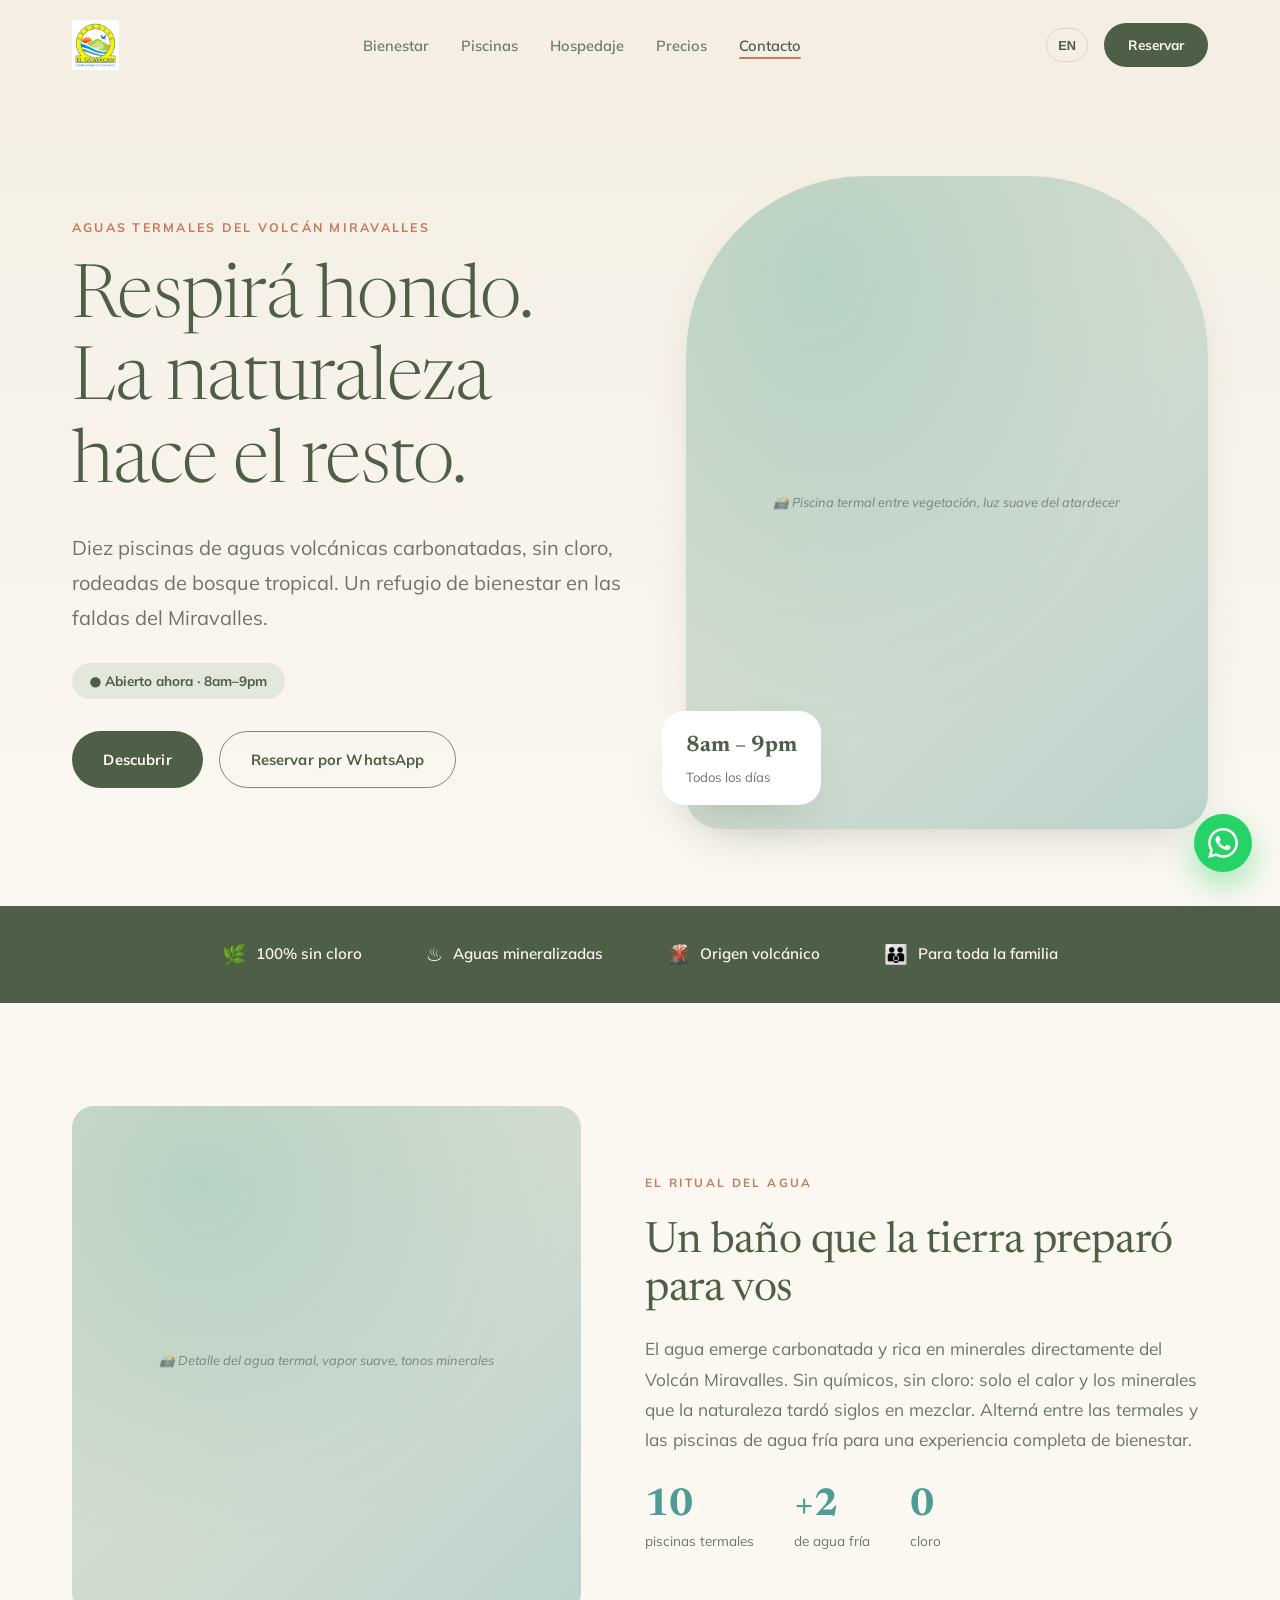
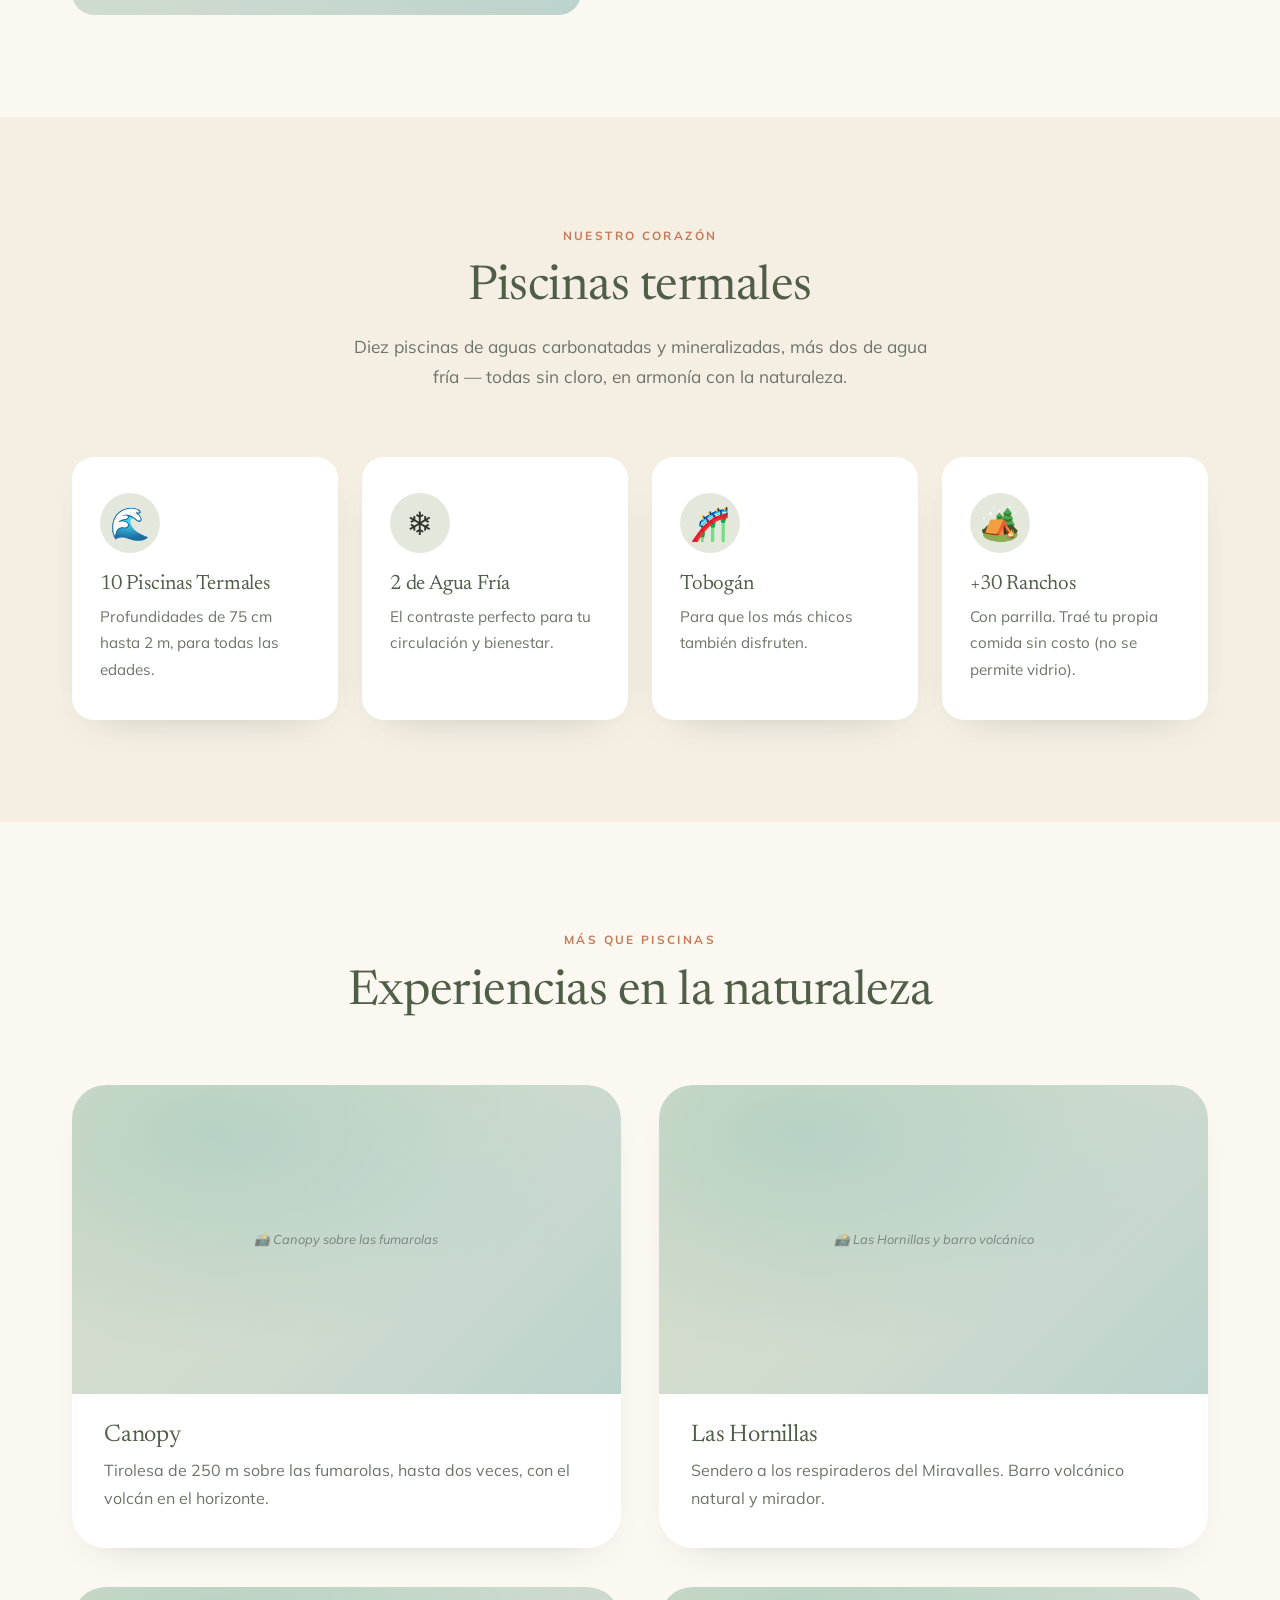
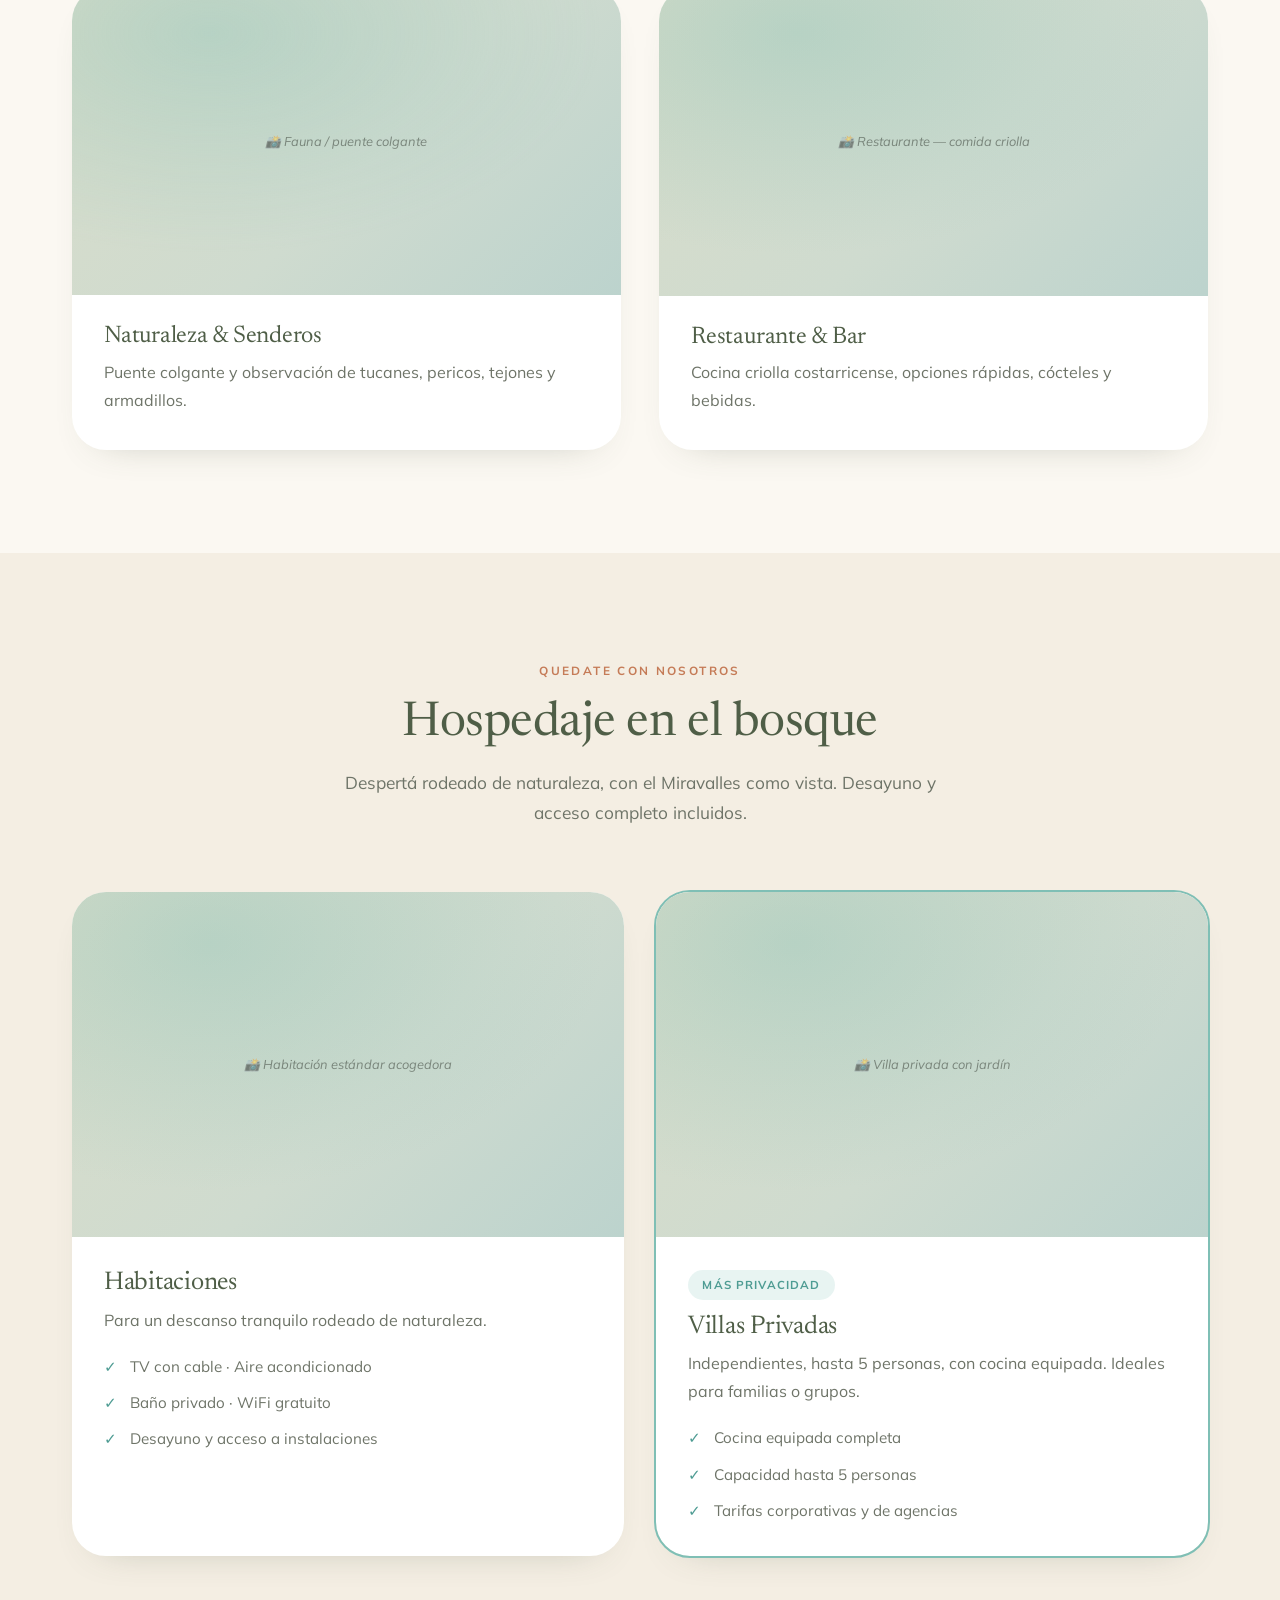
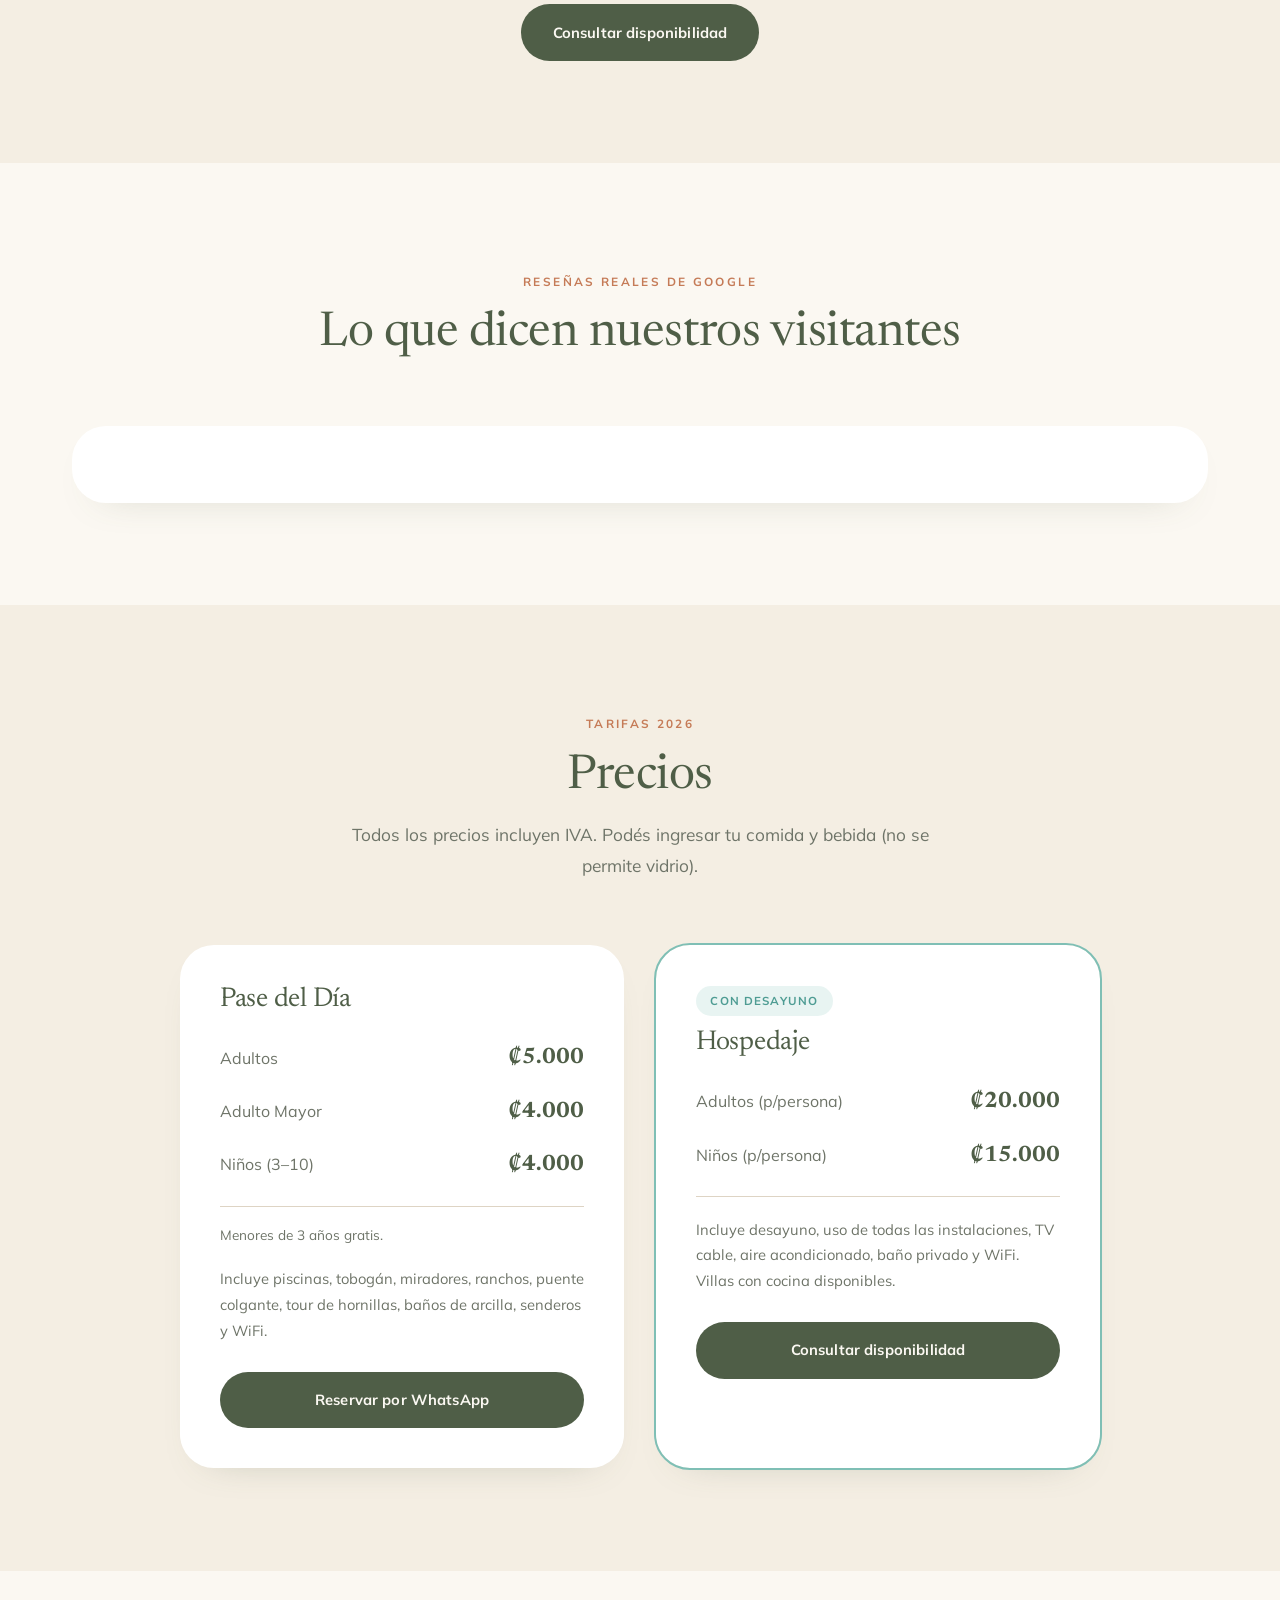
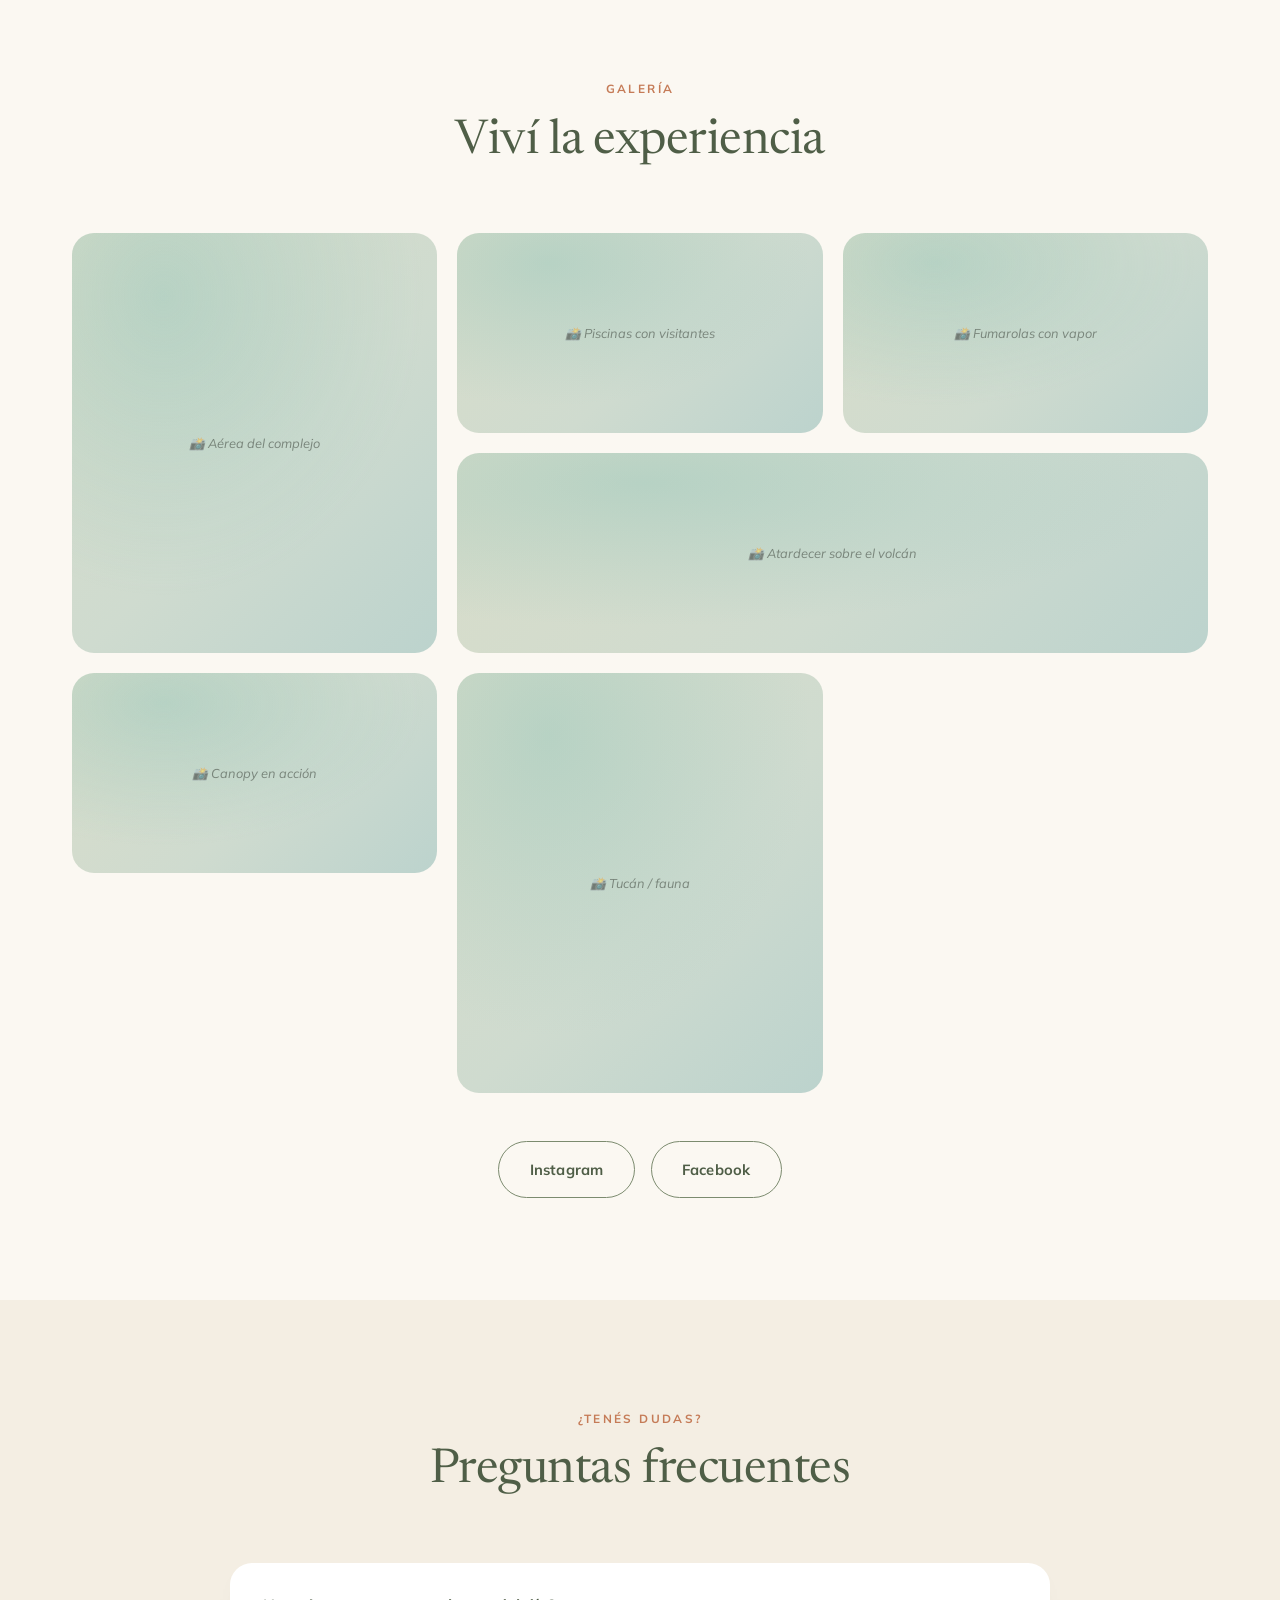
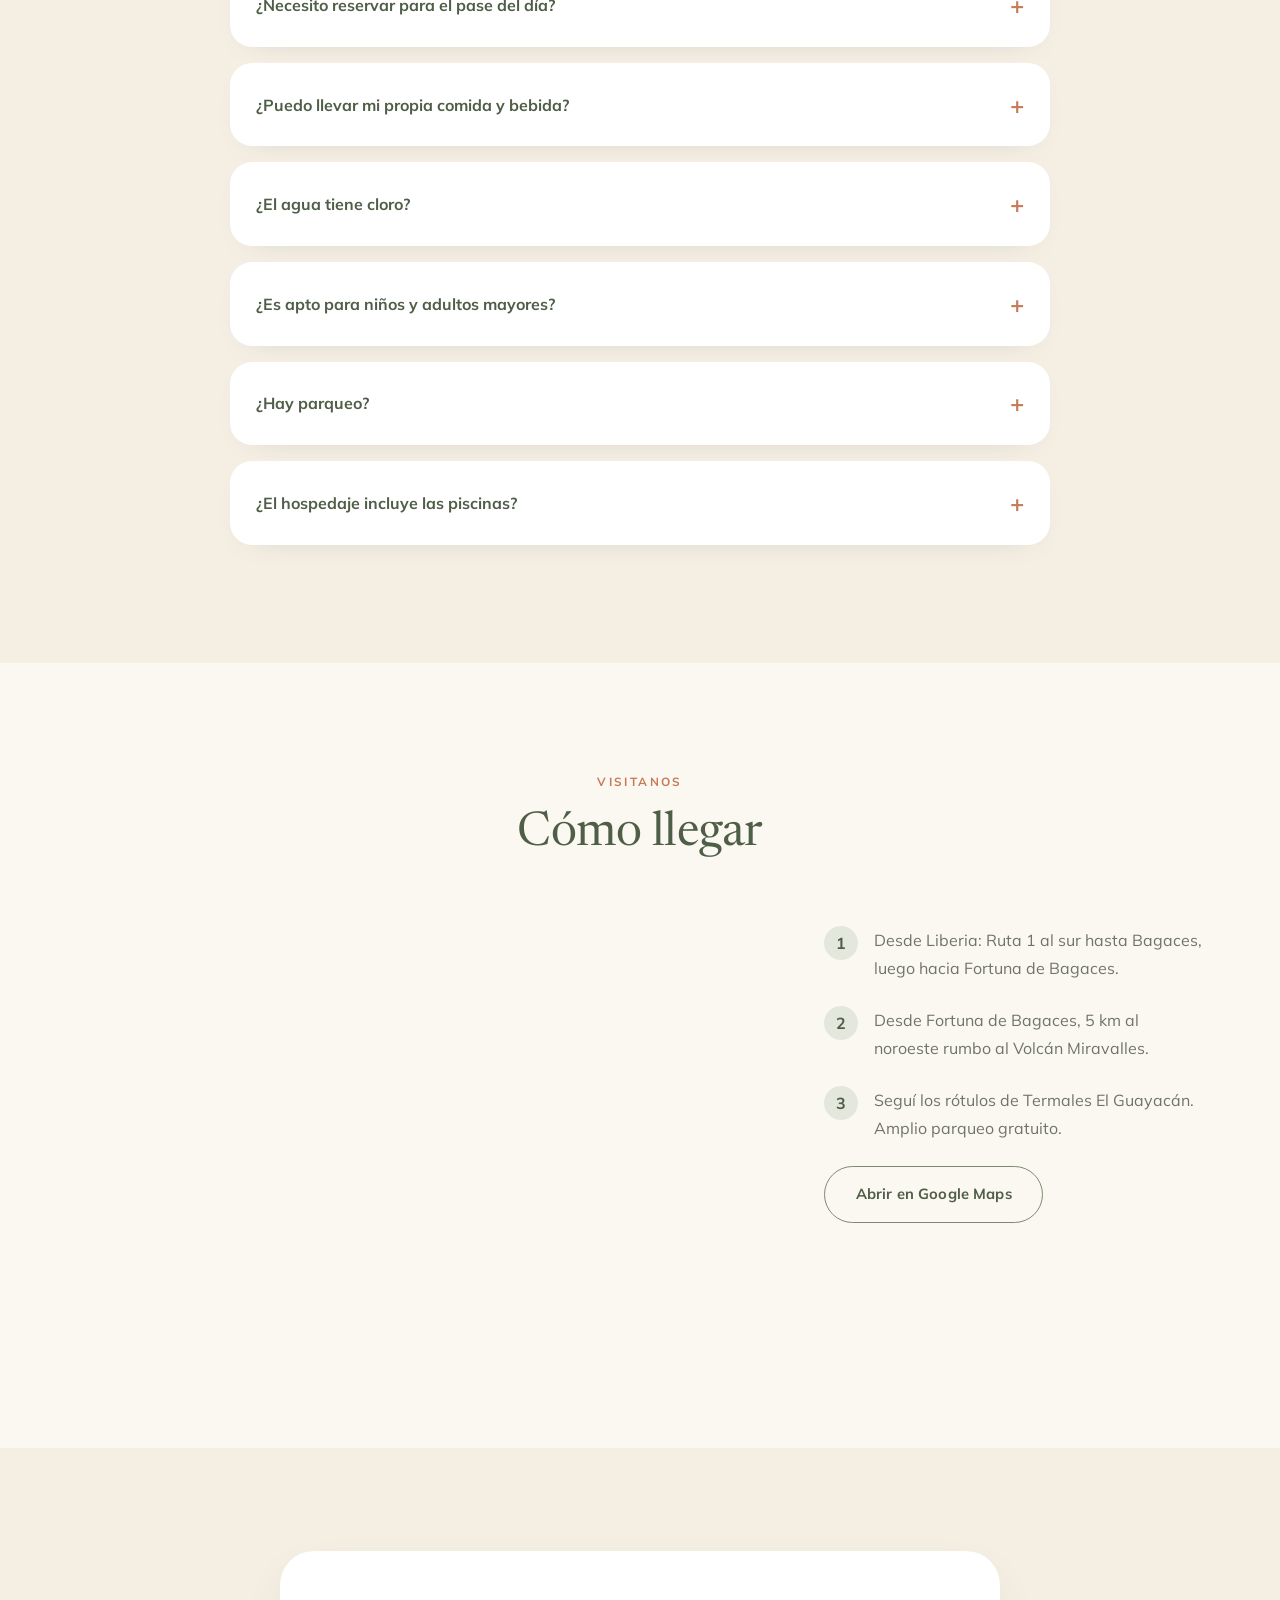
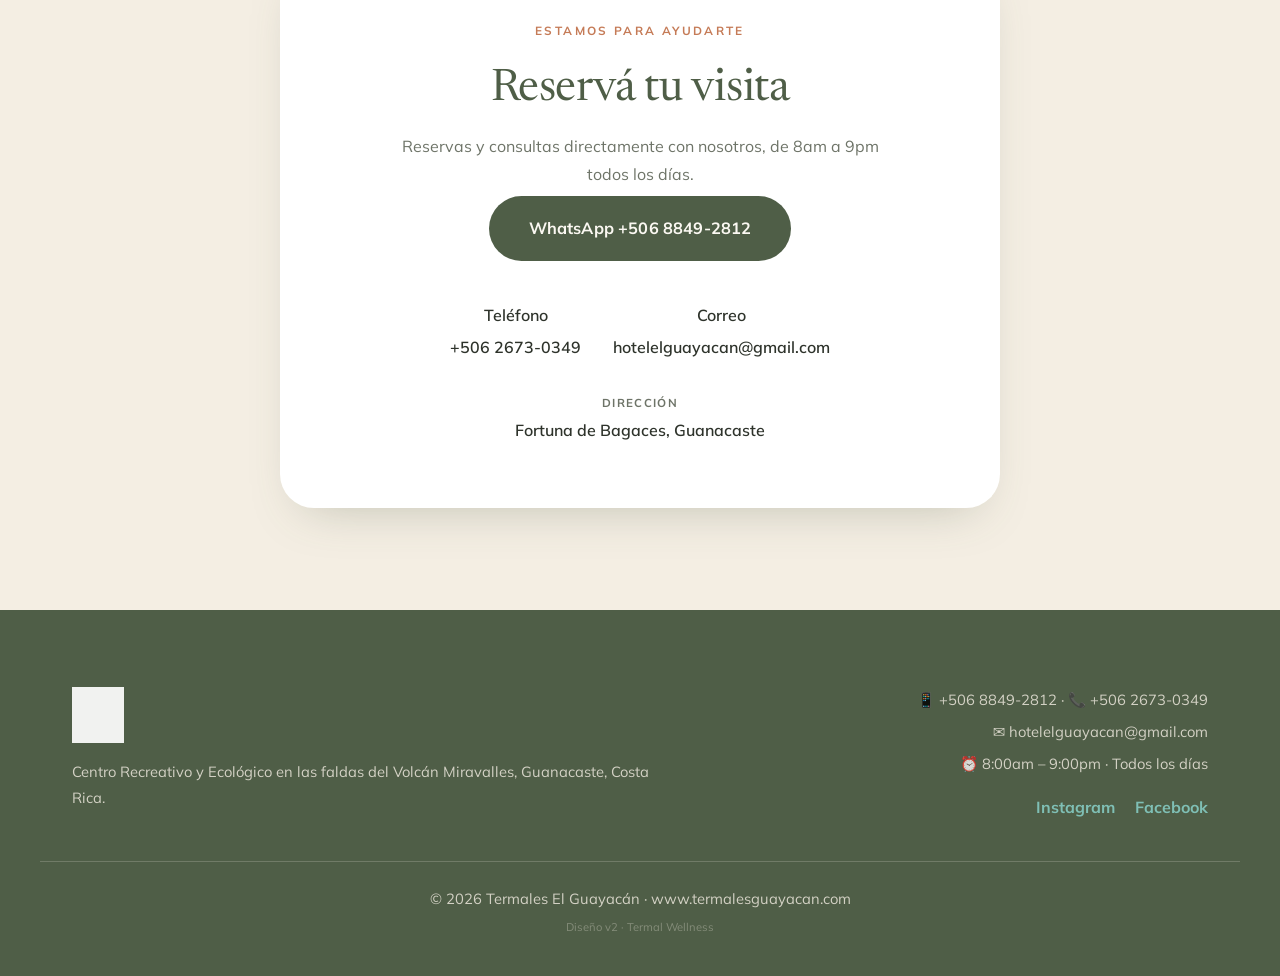
<file: 2/index.html>
<!DOCTYPE html>
<html lang="es">
<head>
  <meta charset="UTF-8">
  <meta name="viewport" content="width=device-width, initial-scale=1.0">
  <meta name="description" content="Termales El Guayacán — Centro Recreativo y Ecológico en Fortuna de Bagaces, Guanacaste, Costa Rica. 10 piscinas termales naturales del Volcán Miravalles. Abrimos 8am a 9pm todos los días.">
  <meta name="theme-color" content="#4F5E47">
  <link rel="canonical" href="https://www.termalesguayacan.com/">

  <meta property="og:title" content="Termales El Guayacán | Centro Recreativo y Ecológico">
  <meta property="og:description" content="10 piscinas de aguas termales volcánicas naturales, canopy, senderos y hospedaje en las faldas del Volcán Miravalles, Guanacaste, Costa Rica.">
  <meta property="og:image" content="https://www.termalesguayacan.com/logo.png">
  <meta property="og:url" content="https://www.termalesguayacan.com/">
  <meta property="og:type" content="website">
  <meta property="og:site_name" content="Termales El Guayacán">
  <meta property="og:locale" content="es_CR">
  <meta property="og:locale:alternate" content="en_US">

  <meta name="twitter:card" content="summary_large_image">
  <meta name="twitter:title" content="Termales El Guayacán | Centro Recreativo y Ecológico">
  <meta name="twitter:description" content="10 piscinas de aguas termales volcánicas naturales del Volcán Miravalles, en Guanacaste, Costa Rica.">
  <meta name="twitter:image" content="https://www.termalesguayacan.com/logo.png">

  <title>Termales El Guayacán | Centro Recreativo y Ecológico</title>
  <link rel="icon" type="image/png" href="logo.png">

  <!-- Fuentes: Newsreader (serif humanista) + Mulish -->
  <link rel="preconnect" href="https://fonts.googleapis.com">
  <link rel="preconnect" href="https://fonts.gstatic.com" crossorigin>
  <link href="https://fonts.googleapis.com/css2?family=Newsreader:ital,opsz,wght@0,6..72,300..600;1,6..72,300..500&family=Mulish:wght@300;400;500;600;700&display=swap" rel="stylesheet">

  <link rel="stylesheet" href="https://unpkg.com/aos@2.3.4/dist/aos.css">
  <link rel="stylesheet" href="css/style.css">

  <script type="application/ld+json">
  {
    "@context": "https://schema.org",
    "@type": "Resort",
    "@id": "https://www.termalesguayacan.com/#resort",
    "name": "Termales El Guayacán",
    "alternateName": "Centro Recreativo y Ecológico El Guayacán",
    "description": "Centro Recreativo y Ecológico en las faldas del Volcán Miravalles, Guanacaste, Costa Rica. 10 piscinas termales de aguas volcánicas naturales sin cloro + 2 de agua fría, canopy, senderos, hospedaje y restaurante.",
    "url": "https://www.termalesguayacan.com/",
    "logo": "https://www.termalesguayacan.com/logo.png",
    "image": "https://www.termalesguayacan.com/logo.png",
    "telephone": "+506 2673-0349",
    "email": "hotelelguayacan@gmail.com",
    "priceRange": "₡₡",
    "currenciesAccepted": "CRC",
    "paymentAccepted": "Efectivo, Tarjeta",
    "address": {
      "@type": "PostalAddress",
      "streetAddress": "5 km al noroeste de Fortuna de Bagaces, faldas del Volcán Miravalles",
      "addressLocality": "Fortuna de Bagaces",
      "addressRegion": "Guanacaste",
      "addressCountry": "CR"
    },
    "geo": { "@type": "GeoCoordinates", "latitude": "10.69860", "longitude": "-85.15320" },
    "hasMap": "https://maps.google.com/maps?q=Termales+El+Guayacan+Fortuna+de+Bagaces+Costa+Rica",
    "openingHoursSpecification": [{
      "@type": "OpeningHoursSpecification",
      "dayOfWeek": ["Monday","Tuesday","Wednesday","Thursday","Friday","Saturday","Sunday"],
      "opens": "08:00", "closes": "21:00"
    }],
    "sameAs": [
      "https://www.instagram.com/termaleselguayacan/",
      "https://www.facebook.com/CentroRecreativoyEcologicoElGuayacan"
    ]
  }
  </script>
</head>
<body class="theme-termal">

  <a href="#inicio" class="skip-link" data-es="Saltar al contenido" data-en="Skip to content">Saltar al contenido</a>

  <!-- NAVBAR -->
  <nav class="navbar" id="navbar">
    <div class="nav-container">
      <a href="#inicio" class="nav-logo"><img src="logo.png" alt="Termales El Guayacán"></a>
      <ul class="nav-links" id="navLinks">
        <li><a href="#bienestar"    data-es="Bienestar"    data-en="Wellness">Bienestar</a></li>
        <li><a href="#piscinas"     data-es="Piscinas"     data-en="Pools">Piscinas</a></li>
        <li><a href="#hospedaje"    data-es="Hospedaje"    data-en="Lodging">Hospedaje</a></li>
        <li><a href="#precios"      data-es="Precios"      data-en="Prices">Precios</a></li>
        <li><a href="#contacto"     data-es="Contacto"     data-en="Contact">Contacto</a></li>
      </ul>
      <div class="nav-actions">
        <button class="lang-toggle" id="langToggle" aria-label="Cambiar idioma">EN</button>
        <a href="https://wa.me/50688492812?text=Hola%2C%20me%20interesa%20información%20sobre%20Termales%20El%20Guayacán" class="btn-nav" target="_blank" rel="noopener" data-es="Reservar" data-en="Book">Reservar</a>
        <button class="hamburger" id="hamburger" aria-label="Menú"><span></span><span></span><span></span></button>
      </div>
    </div>
    <div class="mobile-menu" id="mobileMenu" aria-hidden="true">
      <button class="menu-close" id="menuClose" aria-label="Cerrar menú">✕</button>
      <ul>
        <li><a href="#bienestar"  data-es="Bienestar"   data-en="Wellness">Bienestar</a></li>
        <li><a href="#piscinas"   data-es="Piscinas"    data-en="Pools">Piscinas</a></li>
        <li><a href="#hospedaje"  data-es="Hospedaje"   data-en="Lodging">Hospedaje</a></li>
        <li><a href="#precios"    data-es="Precios"     data-en="Prices">Precios</a></li>
        <li><a href="#contacto"   data-es="Contacto"    data-en="Contact">Contacto</a></li>
      </ul>
      <a href="https://wa.me/50688492812?text=Hola%2C%20me%20interesa%20información%20sobre%20Termales%20El%20Guayacán" class="btn-primary" target="_blank" rel="noopener" data-es="Reservar por WhatsApp" data-en="Book via WhatsApp">Reservar por WhatsApp</a>
    </div>
  </nav>

  <!-- HERO -->
  <header class="hero" id="inicio">
    <div class="hero-grid">
      <div class="hero-copy" data-aos="fade-up">
        <p class="eyebrow" data-es="Aguas termales del Volcán Miravalles" data-en="Thermal waters of Volcán Miravalles">Aguas termales del Volcán Miravalles</p>
        <h1 class="hero-title"
            data-es="Respirá hondo.<br>La naturaleza hace el resto."
            data-en="Breathe deep.<br>Nature does the rest.">
          Respirá hondo.<br>La naturaleza hace el resto.
        </h1>
        <p class="hero-lede"
           data-es="Diez piscinas de aguas volcánicas carbonatadas, sin cloro, rodeadas de bosque tropical. Un refugio de bienestar en las faldas del Miravalles."
           data-en="Ten pools of carbonated volcanic waters, chlorine-free, surrounded by tropical forest. A wellness retreat on the slopes of Miravalles.">
          Diez piscinas de aguas volcánicas carbonatadas, sin cloro, rodeadas de bosque tropical. Un refugio de bienestar en las faldas del Miravalles.
        </p>
        <span class="open-status" id="openStatus" aria-live="polite"></span>
        <div class="hero-ctas">
          <a href="#bienestar" class="btn-primary" data-es="Descubrir" data-en="Discover">Descubrir</a>
          <a href="https://wa.me/50688492812?text=Hola%2C%20me%20interesa%20información%20sobre%20Termales%20El%20Guayacán" class="btn-soft" target="_blank" rel="noopener" data-es="Reservar por WhatsApp" data-en="Book via WhatsApp">Reservar por WhatsApp</a>
        </div>
      </div>
      <div class="hero-art" data-aos="fade-up" data-aos-delay="120">
        <div class="hero-img img-placeholder"><span class="placeholder-label">📸 Piscina termal entre vegetación, luz suave del atardecer</span></div>
        <div class="hero-chip">
          <strong>8am – 9pm</strong>
          <span data-es="Todos los días" data-en="Every day">Todos los días</span>
        </div>
      </div>
    </div>
  </header>

  <!-- CINTA DE VALORES -->
  <section class="band">
    <div class="band-item"><span class="band-ico" aria-hidden="true">🌿</span><span data-es="100% sin cloro" data-en="100% chlorine-free">100% sin cloro</span></div>
    <div class="band-item"><span class="band-ico" aria-hidden="true">♨️</span><span data-es="Aguas mineralizadas" data-en="Mineral-rich waters">Aguas mineralizadas</span></div>
    <div class="band-item"><span class="band-ico" aria-hidden="true">🌋</span><span data-es="Origen volcánico" data-en="Volcanic origin">Origen volcánico</span></div>
    <div class="band-item"><span class="band-ico" aria-hidden="true">👪</span><span data-es="Para toda la familia" data-en="For the whole family">Para toda la familia</span></div>
  </section>

  <!-- BIENESTAR -->
  <section class="section" id="bienestar">
    <div class="container">
      <div class="split">
        <div class="split-media img-placeholder soft" data-aos="fade-up"><span class="placeholder-label">📸 Detalle del agua termal, vapor suave, tonos minerales</span></div>
        <div class="split-text" data-aos="fade-up" data-aos-delay="100">
          <span class="section-eyebrow" data-es="El ritual del agua" data-en="The water ritual">El ritual del agua</span>
          <h2 data-es="Un baño que la tierra preparó para vos" data-en="A bath the earth prepared for you">Un baño que la tierra preparó para vos</h2>
          <p data-es="El agua emerge carbonatada y rica en minerales directamente del Volcán Miravalles. Sin químicos, sin cloro: solo el calor y los minerales que la naturaleza tardó siglos en mezclar. Alterná entre las termales y las piscinas de agua fría para una experiencia completa de bienestar." data-en="The water emerges carbonated and mineral-rich straight from Volcán Miravalles. No chemicals, no chlorine: just the warmth and minerals nature took centuries to blend. Alternate between thermal and cold pools for a complete wellness experience.">
            El agua emerge carbonatada y rica en minerales directamente del Volcán Miravalles. Sin químicos, sin cloro: solo el calor y los minerales que la naturaleza tardó siglos en mezclar. Alterná entre las termales y las piscinas de agua fría para una experiencia completa de bienestar.
          </p>
          <div class="mini-stats">
            <div><b>10</b><span data-es="piscinas termales" data-en="thermal pools">piscinas termales</span></div>
            <div><b>+2</b><span data-es="de agua fría" data-en="cold-water pools">de agua fría</span></div>
            <div><b>0</b><span data-es="cloro" data-en="chlorine">cloro</span></div>
          </div>
        </div>
      </div>
    </div>
  </section>

  <!-- PISCINAS -->
  <section class="section alt" id="piscinas">
    <div class="container">
      <div class="section-header text-center" data-aos="fade-up">
        <span class="section-eyebrow" data-es="Nuestro corazón" data-en="Our heart">Nuestro corazón</span>
        <h2 data-es="Piscinas termales" data-en="Thermal pools">Piscinas termales</h2>
        <p class="section-intro" data-es="Diez piscinas de aguas carbonatadas y mineralizadas, más dos de agua fría — todas sin cloro, en armonía con la naturaleza." data-en="Ten pools of carbonated, mineralized waters, plus two cold-water pools — all chlorine-free, in harmony with nature.">Diez piscinas de aguas carbonatadas y mineralizadas, más dos de agua fría — todas sin cloro, en armonía con la naturaleza.</p>
      </div>
      <div class="soft-grid">
        <div class="soft-card" data-aos="fade-up"><span class="soft-ico" aria-hidden="true">🌊</span><h3 data-es="10 Piscinas Termales" data-en="10 Thermal Pools">10 Piscinas Termales</h3><p data-es="Profundidades de 75 cm hasta 2 m, para todas las edades." data-en="Depths from 75 cm to 2 m, for all ages.">Profundidades de 75 cm hasta 2 m, para todas las edades.</p></div>
        <div class="soft-card" data-aos="fade-up" data-aos-delay="80"><span class="soft-ico" aria-hidden="true">❄️</span><h3 data-es="2 de Agua Fría" data-en="2 Cold Pools">2 de Agua Fría</h3><p data-es="El contraste perfecto para tu circulación y bienestar." data-en="The perfect contrast for circulation and wellness.">El contraste perfecto para tu circulación y bienestar.</p></div>
        <div class="soft-card" data-aos="fade-up" data-aos-delay="160"><span class="soft-ico" aria-hidden="true">🎢</span><h3 data-es="Tobogán" data-en="Water Slide">Tobogán</h3><p data-es="Para que los más chicos también disfruten." data-en="So the little ones enjoy too.">Para que los más chicos también disfruten.</p></div>
        <div class="soft-card" data-aos="fade-up" data-aos-delay="240"><span class="soft-ico" aria-hidden="true">🏕️</span><h3 data-es="+30 Ranchos" data-en="+30 Shelters">+30 Ranchos</h3><p data-es="Con parrilla. Traé tu propia comida sin costo (no se permite vidrio)." data-en="With grill. Bring your own food at no charge (no glass).">Con parrilla. Traé tu propia comida sin costo (no se permite vidrio).</p></div>
      </div>
    </div>
  </section>

  <!-- EXPERIENCIAS -->
  <section class="section" id="experiencias">
    <div class="container">
      <div class="section-header text-center" data-aos="fade-up">
        <span class="section-eyebrow" data-es="Más que piscinas" data-en="More than pools">Más que piscinas</span>
        <h2 data-es="Experiencias en la naturaleza" data-en="Experiences in nature">Experiencias en la naturaleza</h2>
      </div>
      <div class="exp-grid">
        <article class="exp-card" data-aos="fade-up"><div class="exp-media img-placeholder soft"><span class="placeholder-label">📸 Canopy sobre las fumarolas</span></div><div class="exp-body"><h3 data-es="Canopy" data-en="Canopy">Canopy</h3><p data-es="Tirolesa de 250 m sobre las fumarolas, hasta dos veces, con el volcán en el horizonte." data-en="250 m zip line over the fumaroles, up to twice, with the volcano on the horizon.">Tirolesa de 250 m sobre las fumarolas, hasta dos veces, con el volcán en el horizonte.</p></div></article>
        <article class="exp-card" data-aos="fade-up" data-aos-delay="80"><div class="exp-media img-placeholder soft"><span class="placeholder-label">📸 Las Hornillas y barro volcánico</span></div><div class="exp-body"><h3 data-es="Las Hornillas" data-en="The Fumaroles">Las Hornillas</h3><p data-es="Sendero a los respiraderos del Miravalles. Barro volcánico natural y mirador." data-en="A trail to Miravalles' vents. Natural volcanic mud and a viewpoint.">Sendero a los respiraderos del Miravalles. Barro volcánico natural y mirador.</p></div></article>
        <article class="exp-card" data-aos="fade-up" data-aos-delay="160"><div class="exp-media img-placeholder soft"><span class="placeholder-label">📸 Fauna / puente colgante</span></div><div class="exp-body"><h3 data-es="Naturaleza & Senderos" data-en="Nature & Trails">Naturaleza & Senderos</h3><p data-es="Puente colgante y observación de tucanes, pericos, tejones y armadillos." data-en="Hanging bridge and watching toucans, parakeets, coatis and armadillos.">Puente colgante y observación de tucanes, pericos, tejones y armadillos.</p></div></article>
        <article class="exp-card" data-aos="fade-up" data-aos-delay="240"><div class="exp-media img-placeholder soft"><span class="placeholder-label">📸 Restaurante — comida criolla</span></div><div class="exp-body"><h3 data-es="Restaurante & Bar" data-en="Restaurant & Bar">Restaurante & Bar</h3><p data-es="Cocina criolla costarricense, opciones rápidas, cócteles y bebidas." data-en="Costa Rican cuisine, quick options, cocktails and drinks.">Cocina criolla costarricense, opciones rápidas, cócteles y bebidas.</p></div></article>
      </div>
    </div>
  </section>

  <!-- HOSPEDAJE -->
  <section class="section alt" id="hospedaje">
    <div class="container">
      <div class="section-header text-center" data-aos="fade-up">
        <span class="section-eyebrow" data-es="Quedate con nosotros" data-en="Stay with us">Quedate con nosotros</span>
        <h2 data-es="Hospedaje en el bosque" data-en="Lodging in the forest">Hospedaje en el bosque</h2>
        <p class="section-intro" data-es="Despertá rodeado de naturaleza, con el Miravalles como vista. Desayuno y acceso completo incluidos." data-en="Wake up surrounded by nature, with Miravalles as your view. Breakfast and full access included.">Despertá rodeado de naturaleza, con el Miravalles como vista. Desayuno y acceso completo incluidos.</p>
      </div>
      <div class="lodge-grid">
        <article class="lodge-card" data-aos="fade-up">
          <div class="lodge-media img-placeholder soft"><span class="placeholder-label">📸 Habitación estándar acogedora</span></div>
          <div class="lodge-body">
            <h3 data-es="Habitaciones" data-en="Rooms">Habitaciones</h3>
            <p data-es="Para un descanso tranquilo rodeado de naturaleza." data-en="For a peaceful rest surrounded by nature.">Para un descanso tranquilo rodeado de naturaleza.</p>
            <ul class="amenities">
              <li data-es="TV con cable · Aire acondicionado" data-en="Cable TV · Air conditioning">TV con cable · Aire acondicionado</li>
              <li data-es="Baño privado · WiFi gratuito" data-en="Private bathroom · Free WiFi">Baño privado · WiFi gratuito</li>
              <li data-es="Desayuno y acceso a instalaciones" data-en="Breakfast and access to facilities">Desayuno y acceso a instalaciones</li>
            </ul>
          </div>
        </article>
        <article class="lodge-card featured" data-aos="fade-up" data-aos-delay="120">
          <div class="lodge-media img-placeholder soft"><span class="placeholder-label">📸 Villa privada con jardín</span></div>
          <div class="lodge-body">
            <span class="pill" data-es="Más privacidad" data-en="More privacy">Más privacidad</span>
            <h3 data-es="Villas Privadas" data-en="Private Villas">Villas Privadas</h3>
            <p data-es="Independientes, hasta 5 personas, con cocina equipada. Ideales para familias o grupos." data-en="Independent, up to 5 people, with equipped kitchen. Ideal for families or groups.">Independientes, hasta 5 personas, con cocina equipada. Ideales para familias o grupos.</p>
            <ul class="amenities">
              <li data-es="Cocina equipada completa" data-en="Fully equipped kitchen">Cocina equipada completa</li>
              <li data-es="Capacidad hasta 5 personas" data-en="Capacity up to 5 people">Capacidad hasta 5 personas</li>
              <li data-es="Tarifas corporativas y de agencias" data-en="Corporate and agency rates">Tarifas corporativas y de agencias</li>
            </ul>
          </div>
        </article>
      </div>
      <div class="center"><a href="https://wa.me/50688492812?text=Hola%2C%20quisiera%20información%20sobre%20hospedaje%20en%20Termales%20El%20Guayacán" class="btn-primary" target="_blank" rel="noopener" data-es="Consultar disponibilidad" data-en="Check availability">Consultar disponibilidad</a></div>
    </div>
  </section>

  <!-- OPINIONES -->
  <section class="section" id="opiniones">
    <div class="container">
      <div class="section-header text-center" data-aos="fade-up">
        <span class="section-eyebrow" data-es="Reseñas reales de Google" data-en="Real Google reviews">Reseñas reales de Google</span>
        <h2 data-es="Lo que dicen nuestros visitantes" data-en="What our visitors say">Lo que dicen nuestros visitantes</h2>
      </div>
      <div class="reviews-embed" data-aos="fade-up">
        <div id="featurable-ad122b03-c322-4758-8b33-d8fdd08db3e1" data-featurable-async></div>
      </div>
    </div>
  </section>

  <!-- PRECIOS -->
  <section class="section alt" id="precios">
    <div class="container">
      <div class="section-header text-center" data-aos="fade-up">
        <span class="section-eyebrow" data-es="Tarifas 2026" data-en="2026 Rates">Tarifas 2026</span>
        <h2 data-es="Precios" data-en="Prices">Precios</h2>
        <p class="section-intro" data-es="Todos los precios incluyen IVA. Podés ingresar tu comida y bebida (no se permite vidrio)." data-en="All prices include VAT. You may bring your own food and drinks (no glass allowed).">Todos los precios incluyen IVA. Podés ingresar tu comida y bebida (no se permite vidrio).</p>
      </div>
      <div class="price-grid">
        <div class="price-card" data-aos="fade-up">
          <h3 data-es="Pase del Día" data-en="Day Pass">Pase del Día</h3>
          <div class="price-rows">
            <div><span data-es="Adultos" data-en="Adults">Adultos</span><b>₡5.000</b></div>
            <div><span data-es="Adulto Mayor" data-en="Senior">Adulto Mayor</span><b>₡4.000</b></div>
            <div><span data-es="Niños (3–10)" data-en="Children (3–10)">Niños (3–10)</span><b>₡4.000</b></div>
          </div>
          <p class="note" data-es="Menores de 3 años gratis." data-en="Under 3 free.">Menores de 3 años gratis.</p>
          <p class="incl" data-es="Incluye piscinas, tobogán, miradores, ranchos, puente colgante, tour de hornillas, baños de arcilla, senderos y WiFi." data-en="Includes pools, slide, viewpoints, shelters, hanging bridge, fumaroles tour, clay baths, trails and WiFi.">Incluye piscinas, tobogán, miradores, ranchos, puente colgante, tour de hornillas, baños de arcilla, senderos y WiFi.</p>
          <a href="https://wa.me/50688492812?text=Hola%2C%20quisiera%20información%20sobre%20el%20Pase%20del%20Día%20en%20Termales%20El%20Guayacán" class="btn-primary btn-full" target="_blank" rel="noopener" data-es="Reservar por WhatsApp" data-en="Book via WhatsApp">Reservar por WhatsApp</a>
        </div>
        <div class="price-card featured" data-aos="fade-up" data-aos-delay="120">
          <span class="pill" data-es="Con desayuno" data-en="Breakfast included">Con desayuno</span>
          <h3 data-es="Hospedaje" data-en="Lodging">Hospedaje</h3>
          <div class="price-rows">
            <div><span data-es="Adultos (p/persona)" data-en="Adults (per person)">Adultos (p/persona)</span><b>₡20.000</b></div>
            <div><span data-es="Niños (p/persona)" data-en="Children (per person)">Niños (p/persona)</span><b>₡15.000</b></div>
          </div>
          <p class="incl" data-es="Incluye desayuno, uso de todas las instalaciones, TV cable, aire acondicionado, baño privado y WiFi. Villas con cocina disponibles." data-en="Includes breakfast, use of all facilities, cable TV, AC, private bathroom and WiFi. Villas with kitchen available.">Incluye desayuno, uso de todas las instalaciones, TV cable, aire acondicionado, baño privado y WiFi. Villas con cocina disponibles.</p>
          <a href="https://wa.me/50688492812?text=Hola%2C%20quisiera%20información%20sobre%20hospedaje%20en%20Termales%20El%20Guayacán" class="btn-primary btn-full" target="_blank" rel="noopener" data-es="Consultar disponibilidad" data-en="Check availability">Consultar disponibilidad</a>
        </div>
      </div>
    </div>
  </section>

  <!-- GALERÍA -->
  <section class="section" id="galeria">
    <div class="container">
      <div class="section-header text-center" data-aos="fade-up">
        <span class="section-eyebrow" data-es="Galería" data-en="Gallery">Galería</span>
        <h2 data-es="Viví la experiencia" data-en="Live the experience">Viví la experiencia</h2>
      </div>
      <div class="masonry" data-aos="fade-up">
        <div class="m-item tall img-placeholder soft"><span class="placeholder-label">📸 Aérea del complejo</span></div>
        <div class="m-item img-placeholder soft"><span class="placeholder-label">📸 Piscinas con visitantes</span></div>
        <div class="m-item img-placeholder soft"><span class="placeholder-label">📸 Fumarolas con vapor</span></div>
        <div class="m-item wide img-placeholder soft"><span class="placeholder-label">📸 Atardecer sobre el volcán</span></div>
        <div class="m-item img-placeholder soft"><span class="placeholder-label">📸 Canopy en acción</span></div>
        <div class="m-item tall img-placeholder soft"><span class="placeholder-label">📸 Tucán / fauna</span></div>
      </div>
      <div class="center social-links">
        <a href="https://www.instagram.com/termaleselguayacan/" target="_blank" rel="noopener" class="btn-soft">Instagram</a>
        <a href="https://www.facebook.com/CentroRecreativoyEcologicoElGuayacan" target="_blank" rel="noopener" class="btn-soft">Facebook</a>
      </div>
    </div>
  </section>

  <!-- FAQ -->
  <section class="section alt" id="faq">
    <div class="container">
      <div class="section-header text-center" data-aos="fade-up">
        <span class="section-eyebrow" data-es="¿Tenés dudas?" data-en="Questions?">¿Tenés dudas?</span>
        <h2 data-es="Preguntas frecuentes" data-en="Frequently asked questions">Preguntas frecuentes</h2>
      </div>
      <div class="faq-list" data-aos="fade-up">
        <details class="faq-item"><summary data-es="¿Necesito reservar para el pase del día?" data-en="Do I need a reservation for the day pass?">¿Necesito reservar para el pase del día?</summary><div class="faq-answer"><p data-es="No. El pase del día no requiere reserva: llegás directamente de 8am a 9pm, todos los días. Para hospedaje sí conviene consultar disponibilidad por WhatsApp." data-en="No. The day pass needs no reservation — just arrive 8am–9pm, every day. For lodging, check availability via WhatsApp.">No. El pase del día no requiere reserva: llegás directamente de 8am a 9pm, todos los días. Para hospedaje sí conviene consultar disponibilidad por WhatsApp.</p></div></details>
        <details class="faq-item"><summary data-es="¿Puedo llevar mi propia comida y bebida?" data-en="Can I bring my own food and drinks?">¿Puedo llevar mi propia comida y bebida?</summary><div class="faq-answer"><p data-es="Sí, sin costo adicional. Hay +30 ranchos, muchos con parrilla de carbón. No se permiten envases de vidrio." data-en="Yes, at no extra charge. There are 30+ shelters, many with a charcoal grill. No glass containers allowed.">Sí, sin costo adicional. Hay +30 ranchos, muchos con parrilla de carbón. No se permiten envases de vidrio.</p></div></details>
        <details class="faq-item"><summary data-es="¿El agua tiene cloro?" data-en="Does the water contain chlorine?">¿El agua tiene cloro?</summary><div class="faq-answer"><p data-es="No. Son aguas volcánicas carbonatadas del Miravalles; los minerales naturales mantienen el agua limpia sin químicos." data-en="No. These are carbonated volcanic waters from Miravalles; the natural minerals keep the water clean without chemicals.">No. Son aguas volcánicas carbonatadas del Miravalles; los minerales naturales mantienen el agua limpia sin químicos.</p></div></details>
        <details class="faq-item"><summary data-es="¿Es apto para niños y adultos mayores?" data-en="Is it suitable for children and seniors?">¿Es apto para niños y adultos mayores?</summary><div class="faq-answer"><p data-es="Sí. Hay piscinas desde 75 cm. Niños 3–10 y adultos mayores tienen tarifa reducida; menores de 3 gratis. Hay acceso para movilidad reducida." data-en="Yes. Pools from 75 cm. Children 3–10 and seniors get a reduced rate; under-3s free. Accessible for reduced mobility.">Sí. Hay piscinas desde 75 cm. Niños 3–10 y adultos mayores tienen tarifa reducida; menores de 3 gratis. Hay acceso para movilidad reducida.</p></div></details>
        <details class="faq-item"><summary data-es="¿Hay parqueo?" data-en="Is there parking?">¿Hay parqueo?</summary><div class="faq-answer"><p data-es="Sí, amplio y gratuito." data-en="Yes, ample and free.">Sí, amplio y gratuito.</p></div></details>
        <details class="faq-item"><summary data-es="¿El hospedaje incluye las piscinas?" data-en="Does lodging include the pools?">¿El hospedaje incluye las piscinas?</summary><div class="faq-answer"><p data-es="Sí: desayuno y uso completo de las instalaciones, incluidas las piscinas termales. Hay tarifas corporativas y de agencias." data-en="Yes: breakfast and full use of facilities, including the thermal pools. Corporate and agency rates available.">Sí: desayuno y uso completo de las instalaciones, incluidas las piscinas termales. Hay tarifas corporativas y de agencias.</p></div></details>
      </div>
    </div>
  </section>

  <!-- CÓMO LLEGAR -->
  <section class="section" id="como-llegar">
    <div class="container">
      <div class="section-header text-center" data-aos="fade-up">
        <span class="section-eyebrow" data-es="Visitanos" data-en="Visit us">Visitanos</span>
        <h2 data-es="Cómo llegar" data-en="How to get here">Cómo llegar</h2>
      </div>
      <div class="map-grid">
        <div class="map-embed" data-aos="fade-up"><iframe src="https://www.openstreetmap.org/export/embed.html?bbox=-85.22%2C10.70%2C-85.17%2C10.73&layer=mapnik&marker=10.71782%2C-85.19589" width="100%" height="420" style="border:0;" allowfullscreen="" loading="lazy" referrerpolicy="no-referrer-when-downgrade" title="Mapa de Termales El Guayacán"></iframe></div>
        <div class="map-info" data-aos="fade-up" data-aos-delay="100">
          <div class="step"><span>1</span><p data-es="Desde Liberia: Ruta 1 al sur hasta Bagaces, luego hacia Fortuna de Bagaces." data-en="From Liberia: Route 1 south to Bagaces, then towards Fortuna de Bagaces.">Desde Liberia: Ruta 1 al sur hasta Bagaces, luego hacia Fortuna de Bagaces.</p></div>
          <div class="step"><span>2</span><p data-es="Desde Fortuna de Bagaces, 5 km al noroeste rumbo al Volcán Miravalles." data-en="From Fortuna de Bagaces, 5 km northwest towards Volcán Miravalles.">Desde Fortuna de Bagaces, 5 km al noroeste rumbo al Volcán Miravalles.</p></div>
          <div class="step"><span>3</span><p data-es="Seguí los rótulos de Termales El Guayacán. Amplio parqueo gratuito." data-en="Follow the Termales El Guayacán signs. Ample free parking.">Seguí los rótulos de Termales El Guayacán. Amplio parqueo gratuito.</p></div>
          <a href="https://maps.google.com/maps?q=Termales+El+Guayacan+Fortuna+de+Bagaces+Costa+Rica" target="_blank" rel="noopener" class="btn-soft" data-es="Abrir en Google Maps" data-en="Open in Google Maps">Abrir en Google Maps</a>
        </div>
      </div>
    </div>
  </section>

  <!-- CONTACTO -->
  <section class="section contacto alt" id="contacto">
    <div class="container">
      <div class="contacto-card" data-aos="fade-up">
        <span class="section-eyebrow" data-es="Estamos para ayudarte" data-en="We're here to help">Estamos para ayudarte</span>
        <h2 data-es="Reservá tu visita" data-en="Book your visit">Reservá tu visita</h2>
        <p data-es="Reservas y consultas directamente con nosotros, de 8am a 9pm todos los días." data-en="Reservations and inquiries directly with us, 8am–9pm every day.">Reservas y consultas directamente con nosotros, de 8am a 9pm todos los días.</p>
        <a href="https://wa.me/50688492812?text=Hola%2C%20me%20interesa%20información%20sobre%20Termales%20El%20Guayacán" class="btn-primary btn-big" target="_blank" rel="noopener">WhatsApp +506 8849-2812</a>
        <div class="contacto-rows">
          <a href="tel:+50626730349"><span data-es="Teléfono" data-en="Phone">Teléfono</span>+506 2673-0349</a>
          <a href="mailto:hotelelguayacan@gmail.com"><span data-es="Correo" data-en="Email">Correo</span>hotelelguayacan@gmail.com</a>
          <span><span data-es="Dirección" data-en="Address">Dirección</span>Fortuna de Bagaces, Guanacaste</span>
        </div>
      </div>
    </div>
  </section>

  <!-- FOOTER -->
  <footer class="footer">
    <div class="container footer-inner">
      <div>
        <img src="logo.png" alt="Termales El Guayacán" class="footer-logo">
        <p data-es="Centro Recreativo y Ecológico en las faldas del Volcán Miravalles, Guanacaste, Costa Rica." data-en="Recreational and Ecological Center on the slopes of Volcán Miravalles, Guanacaste, Costa Rica.">Centro Recreativo y Ecológico en las faldas del Volcán Miravalles, Guanacaste, Costa Rica.</p>
      </div>
      <div class="footer-meta">
        <p>📱 +506 8849-2812 · 📞 +506 2673-0349</p>
        <p>✉️ hotelelguayacan@gmail.com</p>
        <p data-es="⏰ 8:00am – 9:00pm · Todos los días" data-en="⏰ 8:00am – 9:00pm · Every day">⏰ 8:00am – 9:00pm · Todos los días</p>
        <div class="footer-social">
          <a href="https://www.instagram.com/termaleselguayacan/" target="_blank" rel="noopener">Instagram</a>
          <a href="https://www.facebook.com/CentroRecreativoyEcologicoElGuayacan" target="_blank" rel="noopener">Facebook</a>
        </div>
      </div>
    </div>
    <p class="copy">© 2026 Termales El Guayacán · www.termalesguayacan.com</p>
    <p style="font-size:.7rem;opacity:.4;text-align:center;margin-top:.3rem">Diseño v2 · Termal Wellness</p>
  </footer>

  <a href="https://wa.me/50688492812?text=Hola%2C%20me%20interesa%20información%20sobre%20Termales%20El%20Guayacán" class="whatsapp-fab" target="_blank" rel="noopener" aria-label="Contactar por WhatsApp">
    <svg xmlns="http://www.w3.org/2000/svg" width="30" height="30" viewBox="0 0 24 24" fill="currentColor" aria-hidden="true"><path d="M17.472 14.382c-.297-.149-1.758-.867-2.03-.967-.273-.099-.471-.148-.67.15-.197.297-.767.966-.94 1.164-.173.199-.347.223-.644.075-.297-.15-1.255-.463-2.39-1.475-.883-.788-1.48-1.761-1.653-2.059-.173-.297-.018-.458.13-.606.134-.133.298-.347.446-.52.149-.174.198-.298.298-.497.099-.198.05-.371-.025-.52-.075-.149-.669-1.612-.916-2.207-.242-.579-.487-.5-.669-.51-.173-.008-.371-.01-.57-.01-.198 0-.52.074-.792.372-.272.297-1.04 1.016-1.04 2.479 0 1.462 1.065 2.875 1.213 3.074.149.198 2.096 3.2 5.077 4.487.709.306 1.262.489 1.694.625.712.227 1.36.195 1.871.118.571-.085 1.758-.719 2.006-1.413.248-.694.248-1.289.173-1.413-.074-.124-.272-.198-.57-.347m-5.421 7.403h-.004a9.87 9.87 0 01-5.031-1.378l-.361-.214-3.741.982.998-3.648-.235-.374a9.86 9.86 0 01-1.51-5.26c.001-5.45 4.436-9.884 9.888-9.884 2.64 0 5.122 1.03 6.988 2.898a9.825 9.825 0 012.893 6.994c-.003 5.45-4.437 9.884-9.885 9.884m8.413-18.297A11.815 11.815 0 0012.05 0C5.495 0 .16 5.335.157 11.892c0 2.096.547 4.142 1.588 5.945L.057 24l6.305-1.654a11.882 11.882 0 005.683 1.448h.005c6.554 0 11.89-5.335 11.893-11.893a11.821 11.821 0 00-3.48-8.413z"/></svg>
  </a>

  <script src="https://unpkg.com/aos@2.3.4/dist/aos.js"></script>
  <script src="js/main.js"></script>
  <script src="https://featurable.com/assets/bundle.js" defer charset="UTF-8"></script>
</body>
</html>
</file>
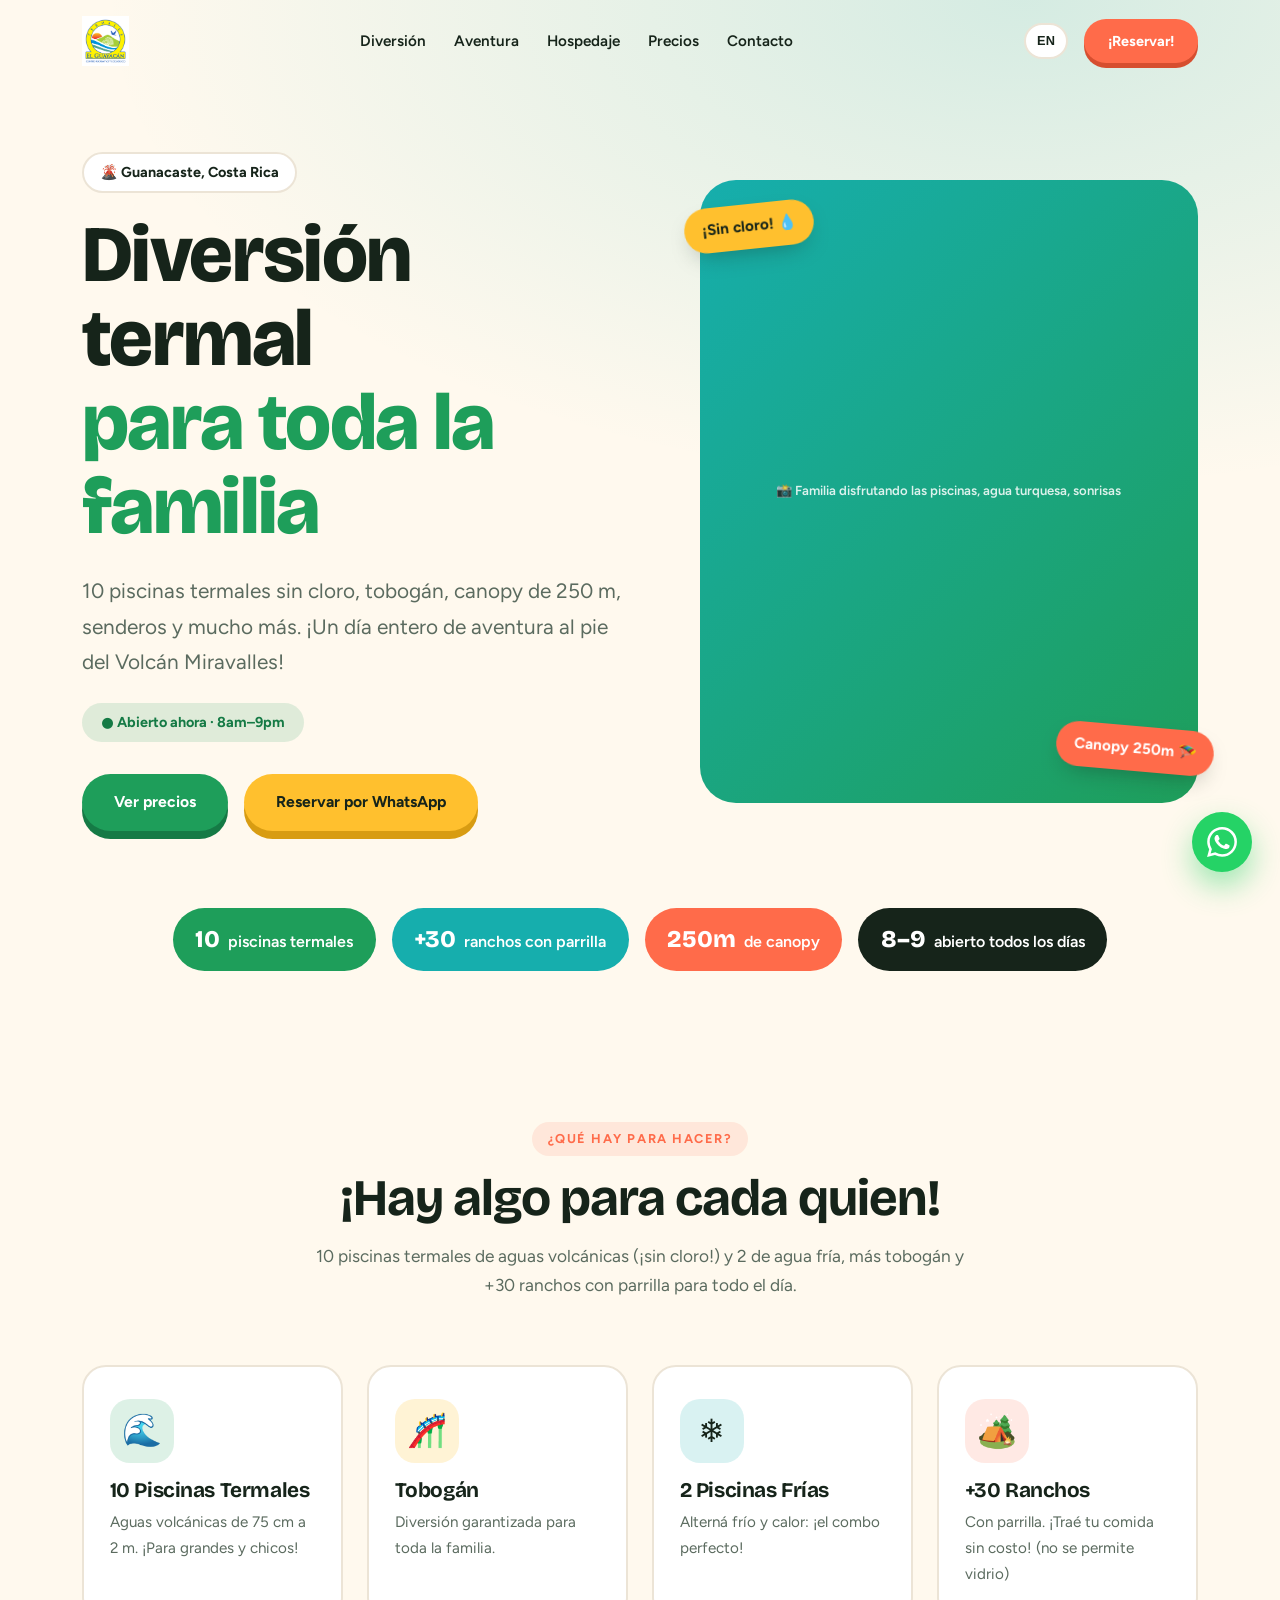
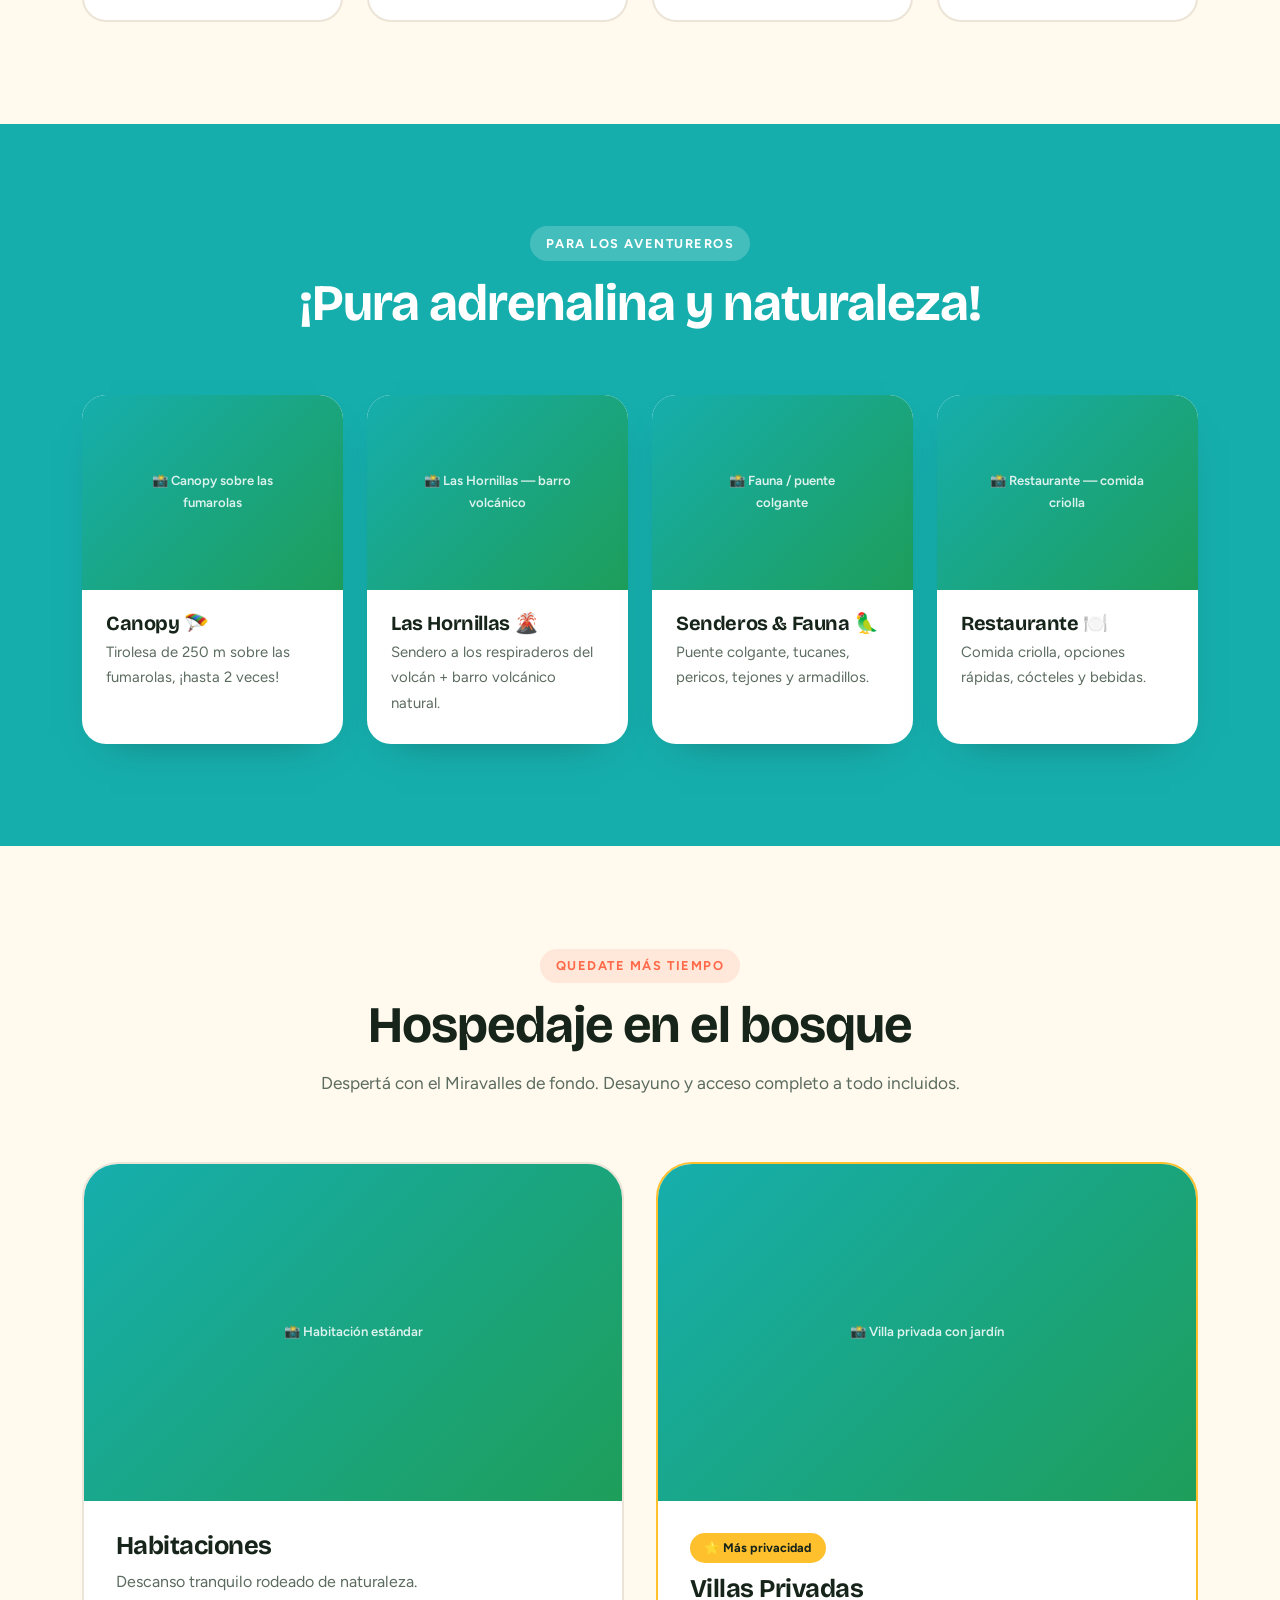
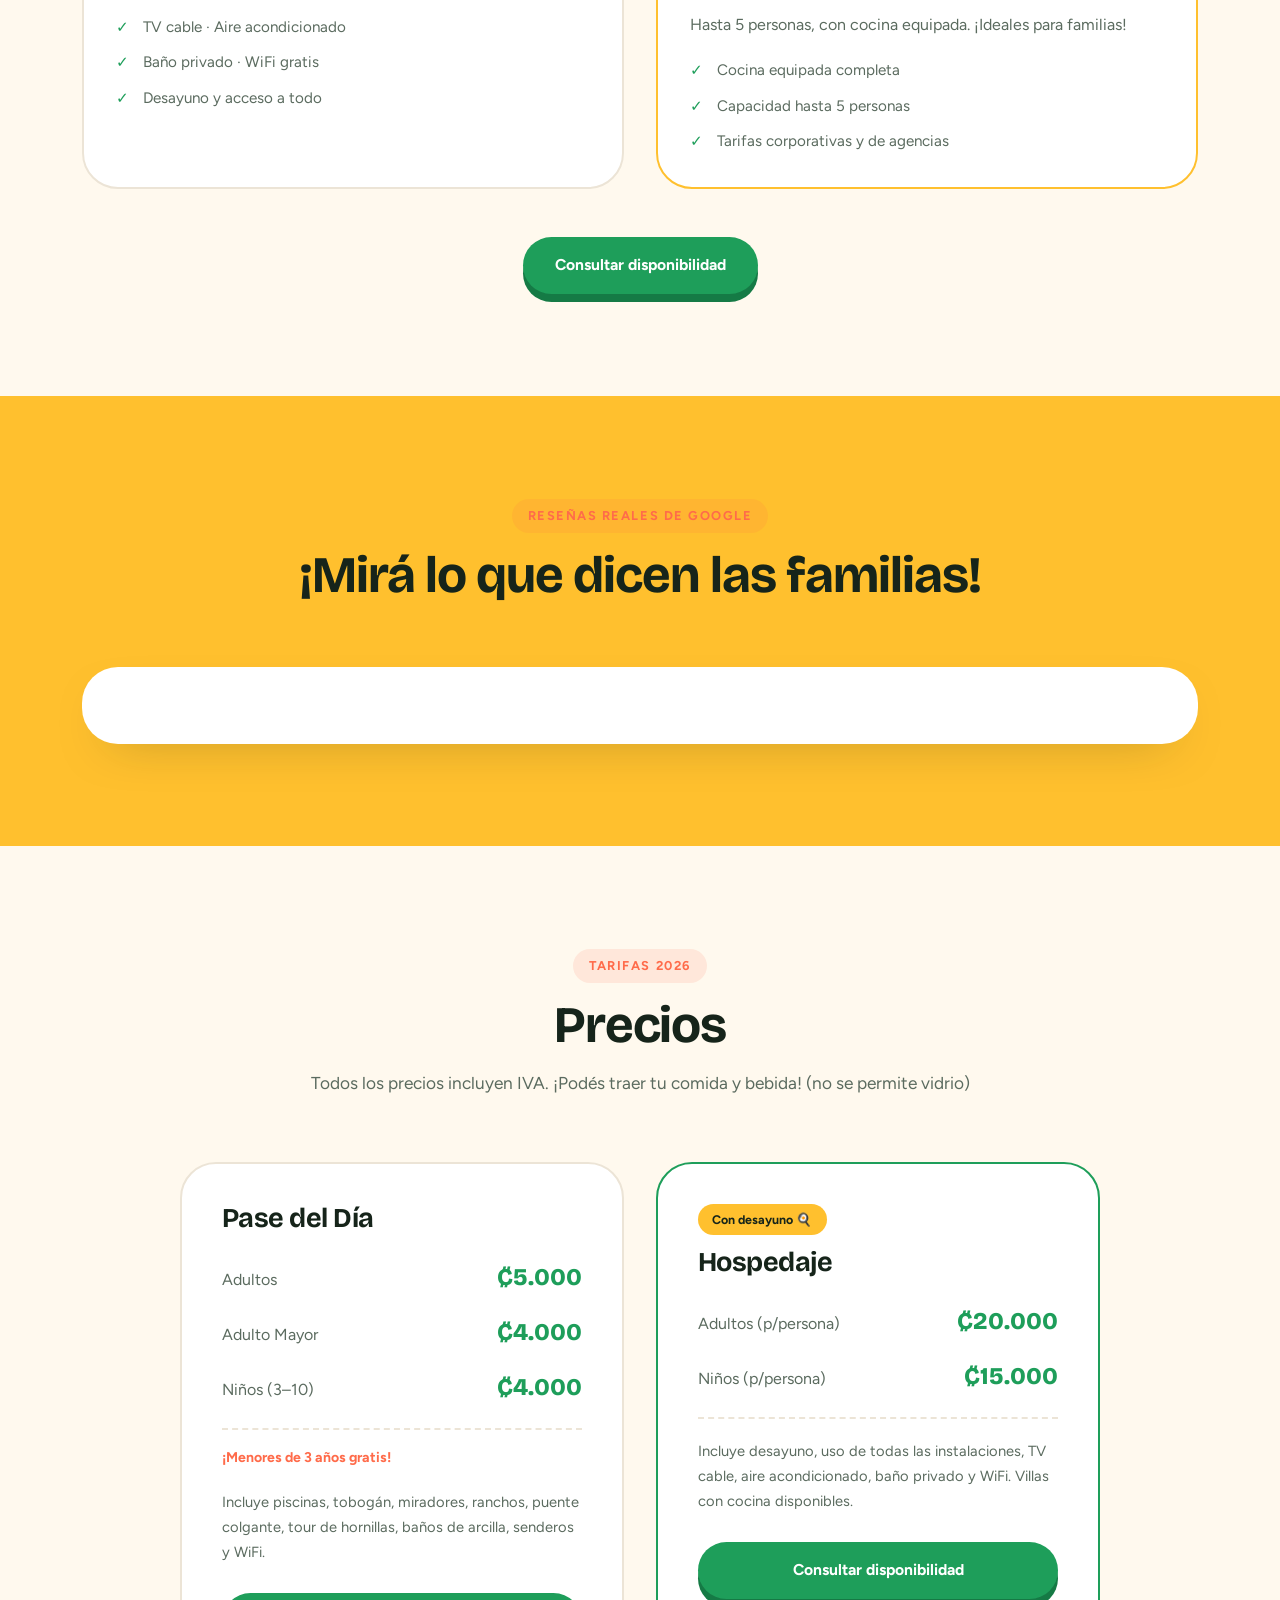
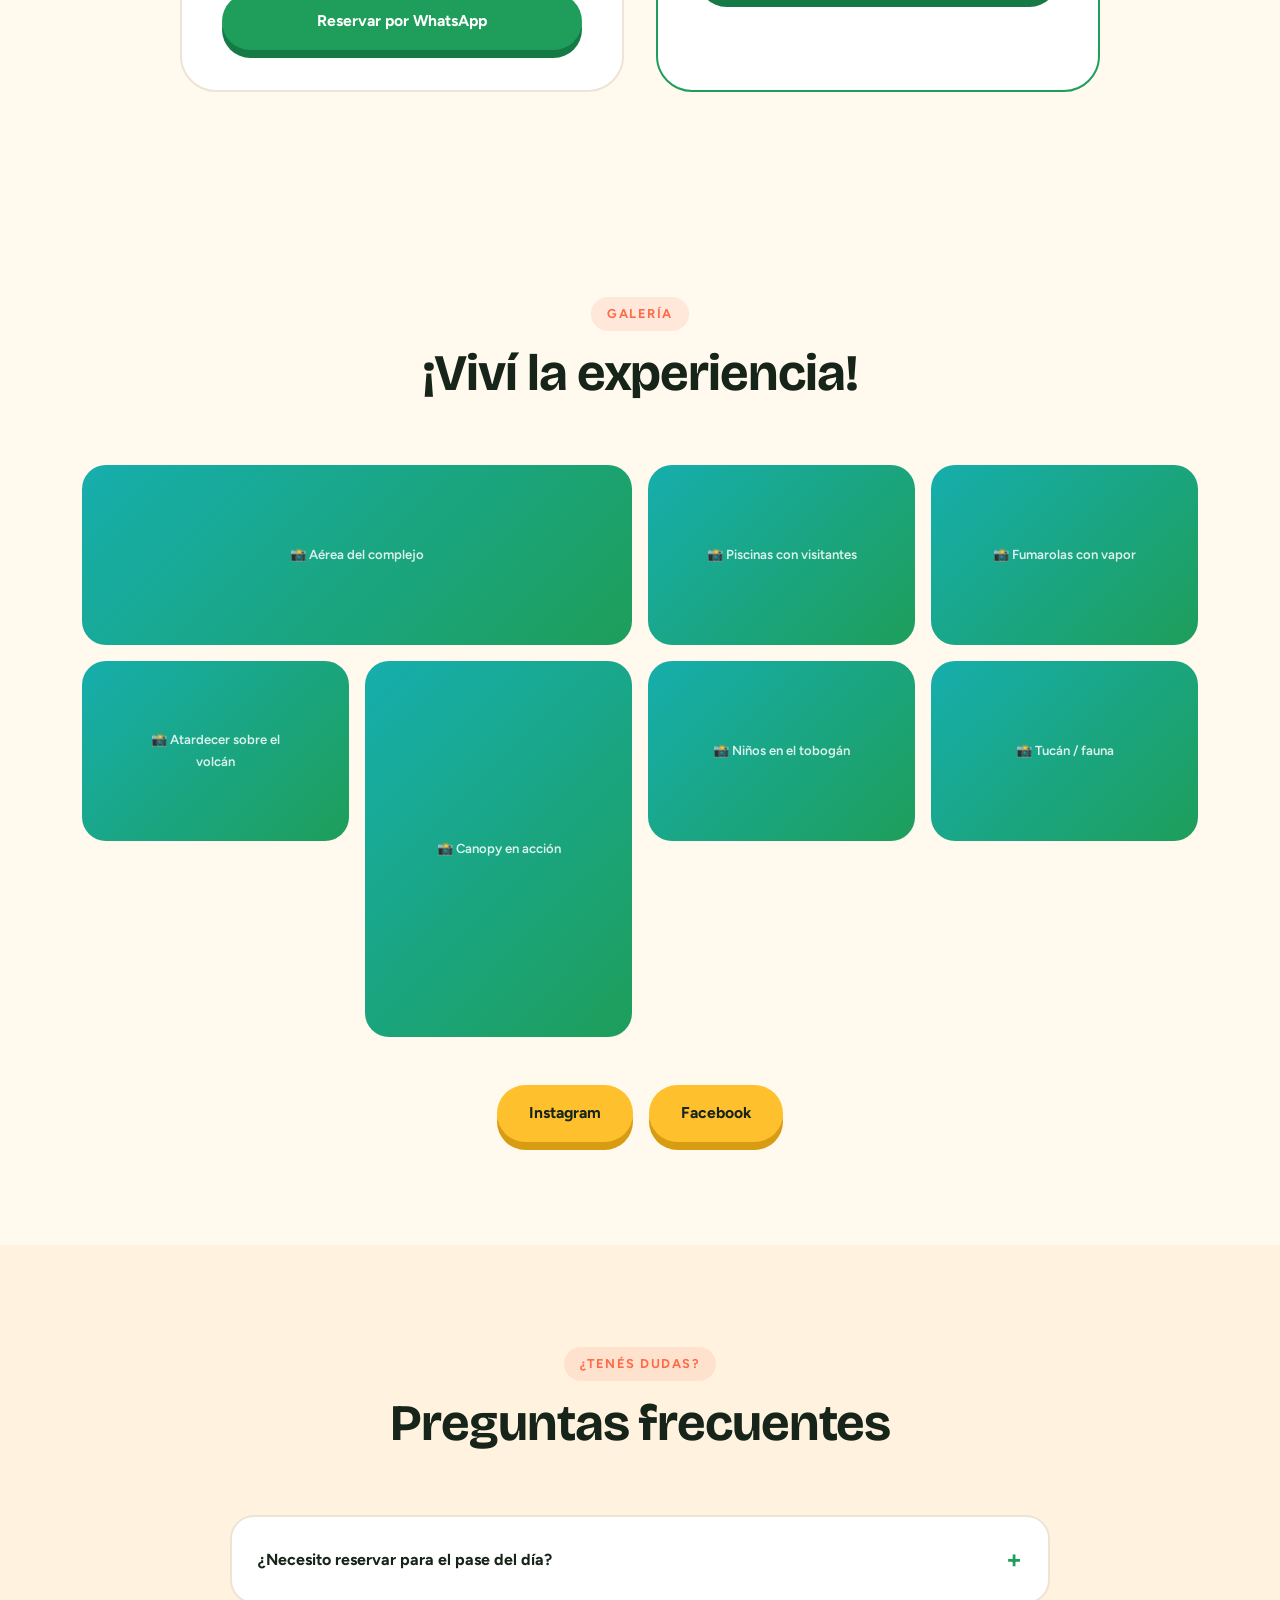
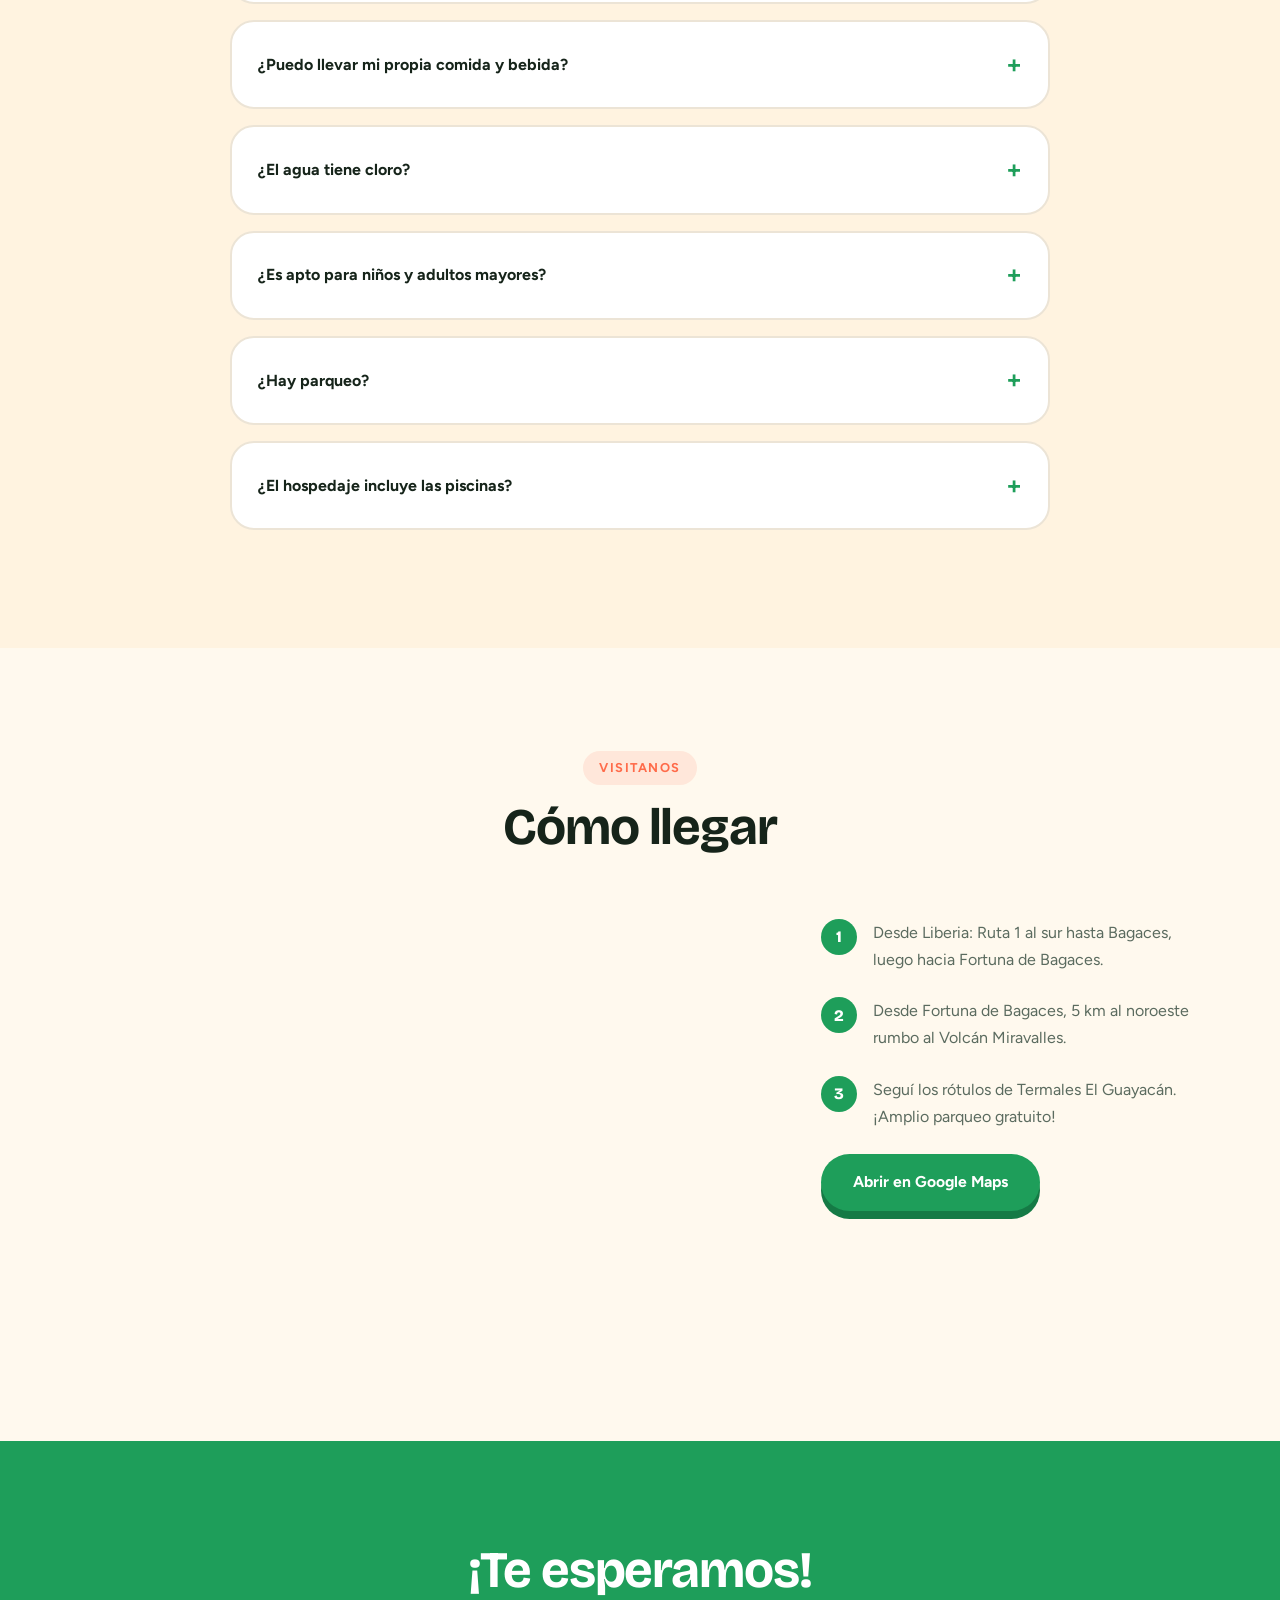
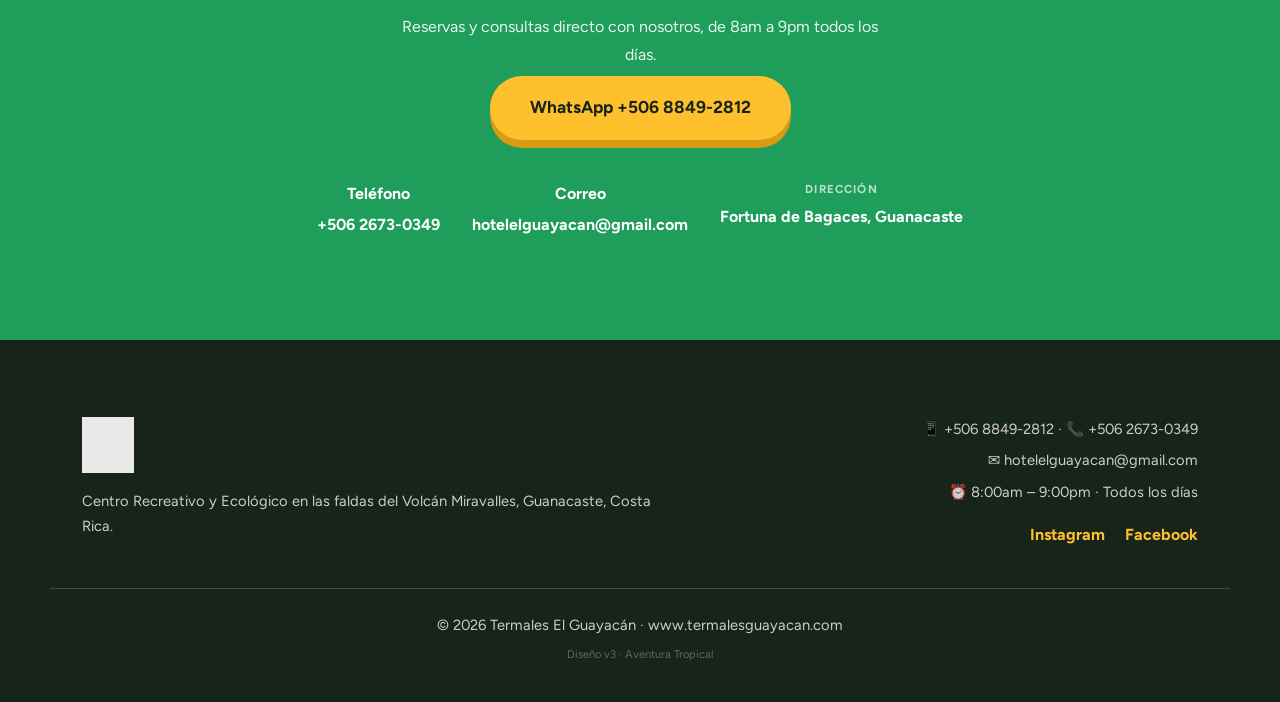
<file: 3/index.html>
<!DOCTYPE html>
<html lang="es">
<head>
  <meta charset="UTF-8">
  <meta name="viewport" content="width=device-width, initial-scale=1.0">
  <meta name="description" content="Termales El Guayacán — Centro Recreativo y Ecológico en Fortuna de Bagaces, Guanacaste, Costa Rica. 10 piscinas termales naturales del Volcán Miravalles. Abrimos 8am a 9pm todos los días.">
  <meta name="theme-color" content="#16AEAD">
  <link rel="canonical" href="https://www.termalesguayacan.com/">

  <meta property="og:title" content="Termales El Guayacán | Centro Recreativo y Ecológico">
  <meta property="og:description" content="10 piscinas de aguas termales volcánicas naturales, canopy, senderos y hospedaje en las faldas del Volcán Miravalles, Guanacaste, Costa Rica.">
  <meta property="og:image" content="https://www.termalesguayacan.com/logo.png">
  <meta property="og:url" content="https://www.termalesguayacan.com/">
  <meta property="og:type" content="website">
  <meta property="og:site_name" content="Termales El Guayacán">
  <meta property="og:locale" content="es_CR">
  <meta property="og:locale:alternate" content="en_US">

  <meta name="twitter:card" content="summary_large_image">
  <meta name="twitter:title" content="Termales El Guayacán | Centro Recreativo y Ecológico">
  <meta name="twitter:description" content="10 piscinas de aguas termales volcánicas naturales del Volcán Miravalles, en Guanacaste, Costa Rica.">
  <meta name="twitter:image" content="https://www.termalesguayacan.com/logo.png">

  <title>Termales El Guayacán | Centro Recreativo y Ecológico</title>
  <link rel="icon" type="image/png" href="logo.png">

  <!-- Fuentes: Bricolage Grotesque (display) + Figtree -->
  <link rel="preconnect" href="https://fonts.googleapis.com">
  <link rel="preconnect" href="https://fonts.gstatic.com" crossorigin>
  <link href="https://fonts.googleapis.com/css2?family=Bricolage+Grotesque:opsz,wght@12..96,500..800&family=Figtree:wght@400;500;600;700&display=swap" rel="stylesheet">

  <link rel="stylesheet" href="https://unpkg.com/aos@2.3.4/dist/aos.css">
  <link rel="stylesheet" href="css/style.css">

  <script type="application/ld+json">
  {
    "@context": "https://schema.org",
    "@type": "Resort",
    "@id": "https://www.termalesguayacan.com/#resort",
    "name": "Termales El Guayacán",
    "alternateName": "Centro Recreativo y Ecológico El Guayacán",
    "description": "Centro Recreativo y Ecológico en las faldas del Volcán Miravalles, Guanacaste, Costa Rica. 10 piscinas termales de aguas volcánicas naturales sin cloro + 2 de agua fría, canopy, senderos, hospedaje y restaurante.",
    "url": "https://www.termalesguayacan.com/",
    "logo": "https://www.termalesguayacan.com/logo.png",
    "image": "https://www.termalesguayacan.com/logo.png",
    "telephone": "+506 2673-0349",
    "email": "hotelelguayacan@gmail.com",
    "priceRange": "₡₡",
    "currenciesAccepted": "CRC",
    "paymentAccepted": "Efectivo, Tarjeta",
    "address": {
      "@type": "PostalAddress",
      "streetAddress": "5 km al noroeste de Fortuna de Bagaces, faldas del Volcán Miravalles",
      "addressLocality": "Fortuna de Bagaces",
      "addressRegion": "Guanacaste",
      "addressCountry": "CR"
    },
    "geo": { "@type": "GeoCoordinates", "latitude": "10.69860", "longitude": "-85.15320" },
    "hasMap": "https://maps.google.com/maps?q=Termales+El+Guayacan+Fortuna+de+Bagaces+Costa+Rica",
    "openingHoursSpecification": [{
      "@type": "OpeningHoursSpecification",
      "dayOfWeek": ["Monday","Tuesday","Wednesday","Thursday","Friday","Saturday","Sunday"],
      "opens": "08:00", "closes": "21:00"
    }],
    "sameAs": [
      "https://www.instagram.com/termaleselguayacan/",
      "https://www.facebook.com/CentroRecreativoyEcologicoElGuayacan"
    ]
  }
  </script>
</head>
<body class="theme-aventura">

  <a href="#inicio" class="skip-link" data-es="Saltar al contenido" data-en="Skip to content">Saltar al contenido</a>

  <!-- NAVBAR -->
  <nav class="navbar" id="navbar">
    <div class="nav-container">
      <a href="#inicio" class="nav-logo"><img src="logo.png" alt="Termales El Guayacán"></a>
      <ul class="nav-links" id="navLinks">
        <li><a href="#diversion"  data-es="Diversión"   data-en="Fun">Diversión</a></li>
        <li><a href="#experiencias" data-es="Aventura"  data-en="Adventure">Aventura</a></li>
        <li><a href="#hospedaje"  data-es="Hospedaje"   data-en="Lodging">Hospedaje</a></li>
        <li><a href="#precios"    data-es="Precios"     data-en="Prices">Precios</a></li>
        <li><a href="#contacto"   data-es="Contacto"    data-en="Contact">Contacto</a></li>
      </ul>
      <div class="nav-actions">
        <button class="lang-toggle" id="langToggle" aria-label="Cambiar idioma">EN</button>
        <a href="https://wa.me/50688492812?text=Hola%2C%20me%20interesa%20información%20sobre%20Termales%20El%20Guayacán" class="btn-nav" target="_blank" rel="noopener" data-es="¡Reservar!" data-en="Book!">¡Reservar!</a>
        <button class="hamburger" id="hamburger" aria-label="Menú"><span></span><span></span><span></span></button>
      </div>
    </div>
    <div class="mobile-menu" id="mobileMenu" aria-hidden="true">
      <button class="menu-close" id="menuClose" aria-label="Cerrar menú">✕</button>
      <ul>
        <li><a href="#diversion"    data-es="Diversión"  data-en="Fun">Diversión</a></li>
        <li><a href="#experiencias" data-es="Aventura"   data-en="Adventure">Aventura</a></li>
        <li><a href="#hospedaje"    data-es="Hospedaje"  data-en="Lodging">Hospedaje</a></li>
        <li><a href="#precios"      data-es="Precios"    data-en="Prices">Precios</a></li>
        <li><a href="#contacto"     data-es="Contacto"   data-en="Contact">Contacto</a></li>
      </ul>
      <a href="https://wa.me/50688492812?text=Hola%2C%20me%20interesa%20información%20sobre%20Termales%20El%20Guayacán" class="btn-primary" target="_blank" rel="noopener" data-es="Reservar por WhatsApp" data-en="Book via WhatsApp">Reservar por WhatsApp</a>
    </div>
  </nav>

  <!-- HERO -->
  <header class="hero" id="inicio">
    <div class="hero-inner">
      <div class="hero-copy" data-aos="fade-up">
        <span class="hero-tag" data-es="🌋 Guanacaste, Costa Rica" data-en="🌋 Guanacaste, Costa Rica">🌋 Guanacaste, Costa Rica</span>
        <h1 class="hero-title">
          <span data-es="Diversión termal" data-en="Thermal fun">Diversión termal</span>
          <span class="hl" data-es="para toda la familia" data-en="for the whole family">para toda la familia</span>
        </h1>
        <p class="hero-lede"
           data-es="10 piscinas termales sin cloro, tobogán, canopy de 250 m, senderos y mucho más. ¡Un día entero de aventura al pie del Volcán Miravalles!"
           data-en="10 chlorine-free thermal pools, water slide, 250 m zip line, trails and much more. A whole day of adventure at the foot of Volcán Miravalles!">
          10 piscinas termales sin cloro, tobogán, canopy de 250 m, senderos y mucho más. ¡Un día entero de aventura al pie del Volcán Miravalles!
        </p>
        <span class="open-status" id="openStatus" aria-live="polite"></span>
        <div class="hero-ctas">
          <a href="#precios" class="btn-primary" data-es="Ver precios" data-en="See prices">Ver precios</a>
          <a href="https://wa.me/50688492812?text=Hola%2C%20me%20interesa%20información%20sobre%20Termales%20El%20Guayacán" class="btn-yellow" target="_blank" rel="noopener" data-es="Reservar por WhatsApp" data-en="Book via WhatsApp">Reservar por WhatsApp</a>
        </div>
      </div>
      <div class="hero-art" data-aos="zoom-in" data-aos-delay="100">
        <div class="hero-img img-placeholder"><span class="placeholder-label">📸 Familia disfrutando las piscinas, agua turquesa, sonrisas</span></div>
        <span class="sticker s1">¡Sin cloro! 💧</span>
        <span class="sticker s2">Canopy 250m 🪂</span>
      </div>
    </div>
  </header>

  <!-- STATS PILLS -->
  <section class="pills">
    <span class="pill-stat c1"><b>10</b> <span data-es="piscinas termales" data-en="thermal pools">piscinas termales</span></span>
    <span class="pill-stat c2"><b>+30</b> <span data-es="ranchos con parrilla" data-en="picnic shelters">ranchos con parrilla</span></span>
    <span class="pill-stat c3"><b>250m</b> <span data-es="de canopy" data-en="of zip line">de canopy</span></span>
    <span class="pill-stat c4"><b>8–9</b> <span data-es="abierto todos los días" data-en="open every day">abierto todos los días</span></span>
  </section>

  <!-- DIVERSIÓN -->
  <section class="section" id="diversion">
    <div class="container">
      <div class="section-header text-center" data-aos="fade-up">
        <span class="section-eyebrow" data-es="¿Qué hay para hacer?" data-en="What's there to do?">¿Qué hay para hacer?</span>
        <h2 data-es="¡Hay algo para cada quien!" data-en="Something for everyone!">¡Hay algo para cada quien!</h2>
        <p class="section-intro" data-es="10 piscinas termales de aguas volcánicas (¡sin cloro!) y 2 de agua fría, más tobogán y +30 ranchos con parrilla para todo el día." data-en="10 volcanic thermal pools (chlorine-free!) and 2 cold pools, plus a slide and 30+ shelters with grills for the whole day.">10 piscinas termales de aguas volcánicas (¡sin cloro!) y 2 de agua fría, más tobogán y +30 ranchos con parrilla para todo el día.</p>
      </div>
      <div class="fun-grid">
        <div class="fun-card f1" data-aos="fade-up"><span class="fun-ico" aria-hidden="true">🌊</span><h3 data-es="10 Piscinas Termales" data-en="10 Thermal Pools">10 Piscinas Termales</h3><p data-es="Aguas volcánicas de 75 cm a 2 m. ¡Para grandes y chicos!" data-en="Volcanic waters from 75 cm to 2 m. For kids and adults!">Aguas volcánicas de 75 cm a 2 m. ¡Para grandes y chicos!</p></div>
        <div class="fun-card f2" data-aos="fade-up" data-aos-delay="80"><span class="fun-ico" aria-hidden="true">🎢</span><h3 data-es="Tobogán" data-en="Water Slide">Tobogán</h3><p data-es="Diversión garantizada para toda la familia." data-en="Guaranteed fun for the whole family.">Diversión garantizada para toda la familia.</p></div>
        <div class="fun-card f3" data-aos="fade-up" data-aos-delay="160"><span class="fun-ico" aria-hidden="true">❄️</span><h3 data-es="2 Piscinas Frías" data-en="2 Cold Pools">2 Piscinas Frías</h3><p data-es="Alterná frío y calor: ¡el combo perfecto!" data-en="Alternate hot and cold: the perfect combo!">Alterná frío y calor: ¡el combo perfecto!</p></div>
        <div class="fun-card f4" data-aos="fade-up" data-aos-delay="240"><span class="fun-ico" aria-hidden="true">🏕️</span><h3 data-es="+30 Ranchos" data-en="+30 Shelters">+30 Ranchos</h3><p data-es="Con parrilla. ¡Traé tu comida sin costo! (no se permite vidrio)" data-en="With grills. Bring your food at no charge! (no glass)">Con parrilla. ¡Traé tu comida sin costo! (no se permite vidrio)</p></div>
      </div>
    </div>
  </section>

  <!-- EXPERIENCIAS / AVENTURA -->
  <section class="section block-teal" id="experiencias">
    <div class="container">
      <div class="section-header text-center" data-aos="fade-up">
        <span class="section-eyebrow light" data-es="Para los aventureros" data-en="For the adventurous">Para los aventureros</span>
        <h2 class="on-color" data-es="¡Pura adrenalina y naturaleza!" data-en="Pure adrenaline and nature!">¡Pura adrenalina y naturaleza!</h2>
      </div>
      <div class="exp-grid">
        <article class="exp-card" data-aos="fade-up"><div class="exp-media img-placeholder"><span class="placeholder-label">📸 Canopy sobre las fumarolas</span></div><div class="exp-body"><h3 data-es="Canopy 🪂" data-en="Canopy 🪂">Canopy 🪂</h3><p data-es="Tirolesa de 250 m sobre las fumarolas, ¡hasta 2 veces!" data-en="250 m zip line over the fumaroles, up to twice!">Tirolesa de 250 m sobre las fumarolas, ¡hasta 2 veces!</p></div></article>
        <article class="exp-card" data-aos="fade-up" data-aos-delay="80"><div class="exp-media img-placeholder"><span class="placeholder-label">📸 Las Hornillas — barro volcánico</span></div><div class="exp-body"><h3 data-es="Las Hornillas 🌋" data-en="The Fumaroles 🌋">Las Hornillas 🌋</h3><p data-es="Sendero a los respiraderos del volcán + barro volcánico natural." data-en="Trail to the volcano's vents + natural volcanic mud.">Sendero a los respiraderos del volcán + barro volcánico natural.</p></div></article>
        <article class="exp-card" data-aos="fade-up" data-aos-delay="160"><div class="exp-media img-placeholder"><span class="placeholder-label">📸 Fauna / puente colgante</span></div><div class="exp-body"><h3 data-es="Senderos & Fauna 🦜" data-en="Trails & Wildlife 🦜">Senderos & Fauna 🦜</h3><p data-es="Puente colgante, tucanes, pericos, tejones y armadillos." data-en="Hanging bridge, toucans, parakeets, coatis and armadillos.">Puente colgante, tucanes, pericos, tejones y armadillos.</p></div></article>
        <article class="exp-card" data-aos="fade-up" data-aos-delay="240"><div class="exp-media img-placeholder"><span class="placeholder-label">📸 Restaurante — comida criolla</span></div><div class="exp-body"><h3 data-es="Restaurante 🍽️" data-en="Restaurant 🍽️">Restaurante 🍽️</h3><p data-es="Comida criolla, opciones rápidas, cócteles y bebidas." data-en="Local cuisine, quick options, cocktails and drinks.">Comida criolla, opciones rápidas, cócteles y bebidas.</p></div></article>
      </div>
    </div>
  </section>

  <!-- HOSPEDAJE -->
  <section class="section" id="hospedaje">
    <div class="container">
      <div class="section-header text-center" data-aos="fade-up">
        <span class="section-eyebrow" data-es="Quedate más tiempo" data-en="Stay longer">Quedate más tiempo</span>
        <h2 data-es="Hospedaje en el bosque" data-en="Lodging in the forest">Hospedaje en el bosque</h2>
        <p class="section-intro" data-es="Despertá con el Miravalles de fondo. Desayuno y acceso completo a todo incluidos." data-en="Wake up with Miravalles in the background. Breakfast and full access included.">Despertá con el Miravalles de fondo. Desayuno y acceso completo a todo incluidos.</p>
      </div>
      <div class="lodge-grid">
        <article class="lodge-card" data-aos="fade-up">
          <div class="lodge-media img-placeholder"><span class="placeholder-label">📸 Habitación estándar</span></div>
          <div class="lodge-body">
            <h3 data-es="Habitaciones" data-en="Rooms">Habitaciones</h3>
            <p data-es="Descanso tranquilo rodeado de naturaleza." data-en="Peaceful rest surrounded by nature.">Descanso tranquilo rodeado de naturaleza.</p>
            <ul class="amenities">
              <li data-es="TV cable · Aire acondicionado" data-en="Cable TV · AC">TV cable · Aire acondicionado</li>
              <li data-es="Baño privado · WiFi gratis" data-en="Private bath · Free WiFi">Baño privado · WiFi gratis</li>
              <li data-es="Desayuno y acceso a todo" data-en="Breakfast and full access">Desayuno y acceso a todo</li>
            </ul>
          </div>
        </article>
        <article class="lodge-card featured" data-aos="fade-up" data-aos-delay="120">
          <div class="lodge-media img-placeholder"><span class="placeholder-label">📸 Villa privada con jardín</span></div>
          <div class="lodge-body">
            <span class="tag-pill" data-es="⭐ Más privacidad" data-en="⭐ More privacy">⭐ Más privacidad</span>
            <h3 data-es="Villas Privadas" data-en="Private Villas">Villas Privadas</h3>
            <p data-es="Hasta 5 personas, con cocina equipada. ¡Ideales para familias!" data-en="Up to 5 people, with equipped kitchen. Great for families!">Hasta 5 personas, con cocina equipada. ¡Ideales para familias!</p>
            <ul class="amenities">
              <li data-es="Cocina equipada completa" data-en="Fully equipped kitchen">Cocina equipada completa</li>
              <li data-es="Capacidad hasta 5 personas" data-en="Capacity up to 5 people">Capacidad hasta 5 personas</li>
              <li data-es="Tarifas corporativas y de agencias" data-en="Corporate and agency rates">Tarifas corporativas y de agencias</li>
            </ul>
          </div>
        </article>
      </div>
      <div class="center"><a href="https://wa.me/50688492812?text=Hola%2C%20quisiera%20información%20sobre%20hospedaje%20en%20Termales%20El%20Guayacán" class="btn-primary" target="_blank" rel="noopener" data-es="Consultar disponibilidad" data-en="Check availability">Consultar disponibilidad</a></div>
    </div>
  </section>

  <!-- OPINIONES -->
  <section class="section block-sun" id="opiniones">
    <div class="container">
      <div class="section-header text-center" data-aos="fade-up">
        <span class="section-eyebrow" data-es="Reseñas reales de Google" data-en="Real Google reviews">Reseñas reales de Google</span>
        <h2 data-es="¡Mirá lo que dicen las familias!" data-en="See what families say!">¡Mirá lo que dicen las familias!</h2>
      </div>
      <div class="reviews-embed" data-aos="fade-up">
        <div id="featurable-ad122b03-c322-4758-8b33-d8fdd08db3e1" data-featurable-async></div>
      </div>
    </div>
  </section>

  <!-- PRECIOS -->
  <section class="section" id="precios">
    <div class="container">
      <div class="section-header text-center" data-aos="fade-up">
        <span class="section-eyebrow" data-es="Tarifas 2026" data-en="2026 Rates">Tarifas 2026</span>
        <h2 data-es="Precios" data-en="Prices">Precios</h2>
        <p class="section-intro" data-es="Todos los precios incluyen IVA. ¡Podés traer tu comida y bebida! (no se permite vidrio)" data-en="All prices include VAT. Bring your own food and drinks! (no glass)">Todos los precios incluyen IVA. ¡Podés traer tu comida y bebida! (no se permite vidrio)</p>
      </div>
      <div class="price-grid">
        <div class="price-card" data-aos="fade-up">
          <h3 data-es="Pase del Día" data-en="Day Pass">Pase del Día</h3>
          <div class="price-rows">
            <div><span data-es="Adultos" data-en="Adults">Adultos</span><b>₡5.000</b></div>
            <div><span data-es="Adulto Mayor" data-en="Senior">Adulto Mayor</span><b>₡4.000</b></div>
            <div><span data-es="Niños (3–10)" data-en="Children (3–10)">Niños (3–10)</span><b>₡4.000</b></div>
          </div>
          <p class="note" data-es="¡Menores de 3 años gratis!" data-en="Under 3 free!">¡Menores de 3 años gratis!</p>
          <p class="incl" data-es="Incluye piscinas, tobogán, miradores, ranchos, puente colgante, tour de hornillas, baños de arcilla, senderos y WiFi." data-en="Includes pools, slide, viewpoints, shelters, hanging bridge, fumaroles tour, clay baths, trails and WiFi.">Incluye piscinas, tobogán, miradores, ranchos, puente colgante, tour de hornillas, baños de arcilla, senderos y WiFi.</p>
          <a href="https://wa.me/50688492812?text=Hola%2C%20quisiera%20información%20sobre%20el%20Pase%20del%20Día%20en%20Termales%20El%20Guayacán" class="btn-primary btn-full" target="_blank" rel="noopener" data-es="Reservar por WhatsApp" data-en="Book via WhatsApp">Reservar por WhatsApp</a>
        </div>
        <div class="price-card featured" data-aos="fade-up" data-aos-delay="120">
          <span class="tag-pill" data-es="Con desayuno 🍳" data-en="Breakfast included 🍳">Con desayuno 🍳</span>
          <h3 data-es="Hospedaje" data-en="Lodging">Hospedaje</h3>
          <div class="price-rows">
            <div><span data-es="Adultos (p/persona)" data-en="Adults (per person)">Adultos (p/persona)</span><b>₡20.000</b></div>
            <div><span data-es="Niños (p/persona)" data-en="Children (per person)">Niños (p/persona)</span><b>₡15.000</b></div>
          </div>
          <p class="incl" data-es="Incluye desayuno, uso de todas las instalaciones, TV cable, aire acondicionado, baño privado y WiFi. Villas con cocina disponibles." data-en="Includes breakfast, use of all facilities, cable TV, AC, private bathroom and WiFi. Villas with kitchen available.">Incluye desayuno, uso de todas las instalaciones, TV cable, aire acondicionado, baño privado y WiFi. Villas con cocina disponibles.</p>
          <a href="https://wa.me/50688492812?text=Hola%2C%20quisiera%20información%20sobre%20hospedaje%20en%20Termales%20El%20Guayacán" class="btn-primary btn-full" target="_blank" rel="noopener" data-es="Consultar disponibilidad" data-en="Check availability">Consultar disponibilidad</a>
        </div>
      </div>
    </div>
  </section>

  <!-- GALERÍA -->
  <section class="section" id="galeria">
    <div class="container">
      <div class="section-header text-center" data-aos="fade-up">
        <span class="section-eyebrow" data-es="Galería" data-en="Gallery">Galería</span>
        <h2 data-es="¡Viví la experiencia!" data-en="Live the experience!">¡Viví la experiencia!</h2>
      </div>
      <div class="gallery-grid" data-aos="fade-up">
        <div class="g wide img-placeholder"><span class="placeholder-label">📸 Aérea del complejo</span></div>
        <div class="g img-placeholder"><span class="placeholder-label">📸 Piscinas con visitantes</span></div>
        <div class="g img-placeholder"><span class="placeholder-label">📸 Fumarolas con vapor</span></div>
        <div class="g img-placeholder"><span class="placeholder-label">📸 Atardecer sobre el volcán</span></div>
        <div class="g tall img-placeholder"><span class="placeholder-label">📸 Canopy en acción</span></div>
        <div class="g img-placeholder"><span class="placeholder-label">📸 Niños en el tobogán</span></div>
        <div class="g img-placeholder"><span class="placeholder-label">📸 Tucán / fauna</span></div>
      </div>
      <div class="center social-links">
        <a href="https://www.instagram.com/termaleselguayacan/" target="_blank" rel="noopener" class="btn-yellow">Instagram</a>
        <a href="https://www.facebook.com/CentroRecreativoyEcologicoElGuayacan" target="_blank" rel="noopener" class="btn-yellow">Facebook</a>
      </div>
    </div>
  </section>

  <!-- FAQ -->
  <section class="section block-soft" id="faq">
    <div class="container">
      <div class="section-header text-center" data-aos="fade-up">
        <span class="section-eyebrow" data-es="¿Tenés dudas?" data-en="Questions?">¿Tenés dudas?</span>
        <h2 data-es="Preguntas frecuentes" data-en="Frequently asked questions">Preguntas frecuentes</h2>
      </div>
      <div class="faq-list" data-aos="fade-up">
        <details class="faq-item"><summary data-es="¿Necesito reservar para el pase del día?" data-en="Do I need a reservation for the day pass?">¿Necesito reservar para el pase del día?</summary><div class="faq-answer"><p data-es="No. El pase del día no requiere reserva: llegás directamente de 8am a 9pm, todos los días. Para hospedaje sí conviene consultar disponibilidad por WhatsApp." data-en="No. The day pass needs no reservation — just arrive 8am–9pm, every day. For lodging, check availability via WhatsApp.">No. El pase del día no requiere reserva: llegás directamente de 8am a 9pm, todos los días. Para hospedaje sí conviene consultar disponibilidad por WhatsApp.</p></div></details>
        <details class="faq-item"><summary data-es="¿Puedo llevar mi propia comida y bebida?" data-en="Can I bring my own food and drinks?">¿Puedo llevar mi propia comida y bebida?</summary><div class="faq-answer"><p data-es="¡Sí, sin costo adicional! Hay +30 ranchos, muchos con parrilla de carbón. No se permiten envases de vidrio." data-en="Yes, at no extra charge! There are 30+ shelters, many with a charcoal grill. No glass containers allowed.">¡Sí, sin costo adicional! Hay +30 ranchos, muchos con parrilla de carbón. No se permiten envases de vidrio.</p></div></details>
        <details class="faq-item"><summary data-es="¿El agua tiene cloro?" data-en="Does the water contain chlorine?">¿El agua tiene cloro?</summary><div class="faq-answer"><p data-es="No. Son aguas volcánicas carbonatadas del Miravalles; los minerales naturales mantienen el agua limpia sin químicos." data-en="No. These are carbonated volcanic waters from Miravalles; the natural minerals keep the water clean without chemicals.">No. Son aguas volcánicas carbonatadas del Miravalles; los minerales naturales mantienen el agua limpia sin químicos.</p></div></details>
        <details class="faq-item"><summary data-es="¿Es apto para niños y adultos mayores?" data-en="Is it suitable for children and seniors?">¿Es apto para niños y adultos mayores?</summary><div class="faq-answer"><p data-es="¡Sí! Hay piscinas desde 75 cm. Niños 3–10 y adultos mayores tienen tarifa reducida; menores de 3 gratis. Hay acceso para movilidad reducida." data-en="Yes! Pools from 75 cm. Children 3–10 and seniors get a reduced rate; under-3s free. Accessible for reduced mobility.">¡Sí! Hay piscinas desde 75 cm. Niños 3–10 y adultos mayores tienen tarifa reducida; menores de 3 gratis. Hay acceso para movilidad reducida.</p></div></details>
        <details class="faq-item"><summary data-es="¿Hay parqueo?" data-en="Is there parking?">¿Hay parqueo?</summary><div class="faq-answer"><p data-es="Sí, amplio y gratuito." data-en="Yes, ample and free.">Sí, amplio y gratuito.</p></div></details>
        <details class="faq-item"><summary data-es="¿El hospedaje incluye las piscinas?" data-en="Does lodging include the pools?">¿El hospedaje incluye las piscinas?</summary><div class="faq-answer"><p data-es="Sí: desayuno y uso completo de las instalaciones, incluidas las piscinas termales. Hay tarifas corporativas y de agencias." data-en="Yes: breakfast and full use of facilities, including the thermal pools. Corporate and agency rates available.">Sí: desayuno y uso completo de las instalaciones, incluidas las piscinas termales. Hay tarifas corporativas y de agencias.</p></div></details>
      </div>
    </div>
  </section>

  <!-- CÓMO LLEGAR -->
  <section class="section" id="como-llegar">
    <div class="container">
      <div class="section-header text-center" data-aos="fade-up">
        <span class="section-eyebrow" data-es="Visitanos" data-en="Visit us">Visitanos</span>
        <h2 data-es="Cómo llegar" data-en="How to get here">Cómo llegar</h2>
      </div>
      <div class="map-grid">
        <div class="map-embed" data-aos="fade-up"><iframe src="https://www.openstreetmap.org/export/embed.html?bbox=-85.22%2C10.70%2C-85.17%2C10.73&layer=mapnik&marker=10.71782%2C-85.19589" width="100%" height="420" style="border:0;" allowfullscreen="" loading="lazy" referrerpolicy="no-referrer-when-downgrade" title="Mapa de Termales El Guayacán"></iframe></div>
        <div class="map-info" data-aos="fade-up" data-aos-delay="100">
          <div class="step"><span>1</span><p data-es="Desde Liberia: Ruta 1 al sur hasta Bagaces, luego hacia Fortuna de Bagaces." data-en="From Liberia: Route 1 south to Bagaces, then towards Fortuna de Bagaces.">Desde Liberia: Ruta 1 al sur hasta Bagaces, luego hacia Fortuna de Bagaces.</p></div>
          <div class="step"><span>2</span><p data-es="Desde Fortuna de Bagaces, 5 km al noroeste rumbo al Volcán Miravalles." data-en="From Fortuna de Bagaces, 5 km northwest towards Volcán Miravalles.">Desde Fortuna de Bagaces, 5 km al noroeste rumbo al Volcán Miravalles.</p></div>
          <div class="step"><span>3</span><p data-es="Seguí los rótulos de Termales El Guayacán. ¡Amplio parqueo gratuito!" data-en="Follow the Termales El Guayacán signs. Ample free parking!">Seguí los rótulos de Termales El Guayacán. ¡Amplio parqueo gratuito!</p></div>
          <a href="https://maps.google.com/maps?q=Termales+El+Guayacan+Fortuna+de+Bagaces+Costa+Rica" target="_blank" rel="noopener" class="btn-primary" data-es="Abrir en Google Maps" data-en="Open in Google Maps">Abrir en Google Maps</a>
        </div>
      </div>
    </div>
  </section>

  <!-- CONTACTO -->
  <section class="section contacto block-green" id="contacto">
    <div class="container">
      <div class="contacto-inner" data-aos="fade-up">
        <h2 class="on-color" data-es="¡Te esperamos!" data-en="We're waiting for you!">¡Te esperamos!</h2>
        <p data-es="Reservas y consultas directo con nosotros, de 8am a 9pm todos los días." data-en="Reservations and inquiries directly with us, 8am–9pm every day.">Reservas y consultas directo con nosotros, de 8am a 9pm todos los días.</p>
        <a href="https://wa.me/50688492812?text=Hola%2C%20me%20interesa%20información%20sobre%20Termales%20El%20Guayacán" class="btn-yellow btn-big" target="_blank" rel="noopener">WhatsApp +506 8849-2812</a>
        <div class="contacto-rows">
          <a href="tel:+50626730349"><span data-es="Teléfono" data-en="Phone">Teléfono</span>+506 2673-0349</a>
          <a href="mailto:hotelelguayacan@gmail.com"><span data-es="Correo" data-en="Email">Correo</span>hotelelguayacan@gmail.com</a>
          <span><span data-es="Dirección" data-en="Address">Dirección</span>Fortuna de Bagaces, Guanacaste</span>
        </div>
      </div>
    </div>
  </section>

  <!-- FOOTER -->
  <footer class="footer">
    <div class="container footer-inner">
      <div>
        <img src="logo.png" alt="Termales El Guayacán" class="footer-logo">
        <p data-es="Centro Recreativo y Ecológico en las faldas del Volcán Miravalles, Guanacaste, Costa Rica." data-en="Recreational and Ecological Center on the slopes of Volcán Miravalles, Guanacaste, Costa Rica.">Centro Recreativo y Ecológico en las faldas del Volcán Miravalles, Guanacaste, Costa Rica.</p>
      </div>
      <div class="footer-meta">
        <p>📱 +506 8849-2812 · 📞 +506 2673-0349</p>
        <p>✉️ hotelelguayacan@gmail.com</p>
        <p data-es="⏰ 8:00am – 9:00pm · Todos los días" data-en="⏰ 8:00am – 9:00pm · Every day">⏰ 8:00am – 9:00pm · Todos los días</p>
        <div class="footer-social">
          <a href="https://www.instagram.com/termaleselguayacan/" target="_blank" rel="noopener">Instagram</a>
          <a href="https://www.facebook.com/CentroRecreativoyEcologicoElGuayacan" target="_blank" rel="noopener">Facebook</a>
        </div>
      </div>
    </div>
    <p class="copy">© 2026 Termales El Guayacán · www.termalesguayacan.com</p>
    <p style="font-size:.7rem;opacity:.4;text-align:center;margin-top:.3rem">Diseño v3 · Aventura Tropical</p>
  </footer>

  <a href="https://wa.me/50688492812?text=Hola%2C%20me%20interesa%20información%20sobre%20Termales%20El%20Guayacán" class="whatsapp-fab" target="_blank" rel="noopener" aria-label="Contactar por WhatsApp">
    <svg xmlns="http://www.w3.org/2000/svg" width="30" height="30" viewBox="0 0 24 24" fill="currentColor" aria-hidden="true"><path d="M17.472 14.382c-.297-.149-1.758-.867-2.03-.967-.273-.099-.471-.148-.67.15-.197.297-.767.966-.94 1.164-.173.199-.347.223-.644.075-.297-.15-1.255-.463-2.39-1.475-.883-.788-1.48-1.761-1.653-2.059-.173-.297-.018-.458.13-.606.134-.133.298-.347.446-.52.149-.174.198-.298.298-.497.099-.198.05-.371-.025-.52-.075-.149-.669-1.612-.916-2.207-.242-.579-.487-.5-.669-.51-.173-.008-.371-.01-.57-.01-.198 0-.52.074-.792.372-.272.297-1.04 1.016-1.04 2.479 0 1.462 1.065 2.875 1.213 3.074.149.198 2.096 3.2 5.077 4.487.709.306 1.262.489 1.694.625.712.227 1.36.195 1.871.118.571-.085 1.758-.719 2.006-1.413.248-.694.248-1.289.173-1.413-.074-.124-.272-.198-.57-.347m-5.421 7.403h-.004a9.87 9.87 0 01-5.031-1.378l-.361-.214-3.741.982.998-3.648-.235-.374a9.86 9.86 0 01-1.51-5.26c.001-5.45 4.436-9.884 9.888-9.884 2.64 0 5.122 1.03 6.988 2.898a9.825 9.825 0 012.893 6.994c-.003 5.45-4.437 9.884-9.885 9.884m8.413-18.297A11.815 11.815 0 0012.05 0C5.495 0 .16 5.335.157 11.892c0 2.096.547 4.142 1.588 5.945L.057 24l6.305-1.654a11.882 11.882 0 005.683 1.448h.005c6.554 0 11.89-5.335 11.893-11.893a11.821 11.821 0 00-3.48-8.413z"/></svg>
  </a>

  <script src="https://unpkg.com/aos@2.3.4/dist/aos.js"></script>
  <script src="js/main.js"></script>
  <script src="https://featurable.com/assets/bundle.js" defer charset="UTF-8"></script>
</body>
</html>
</file>
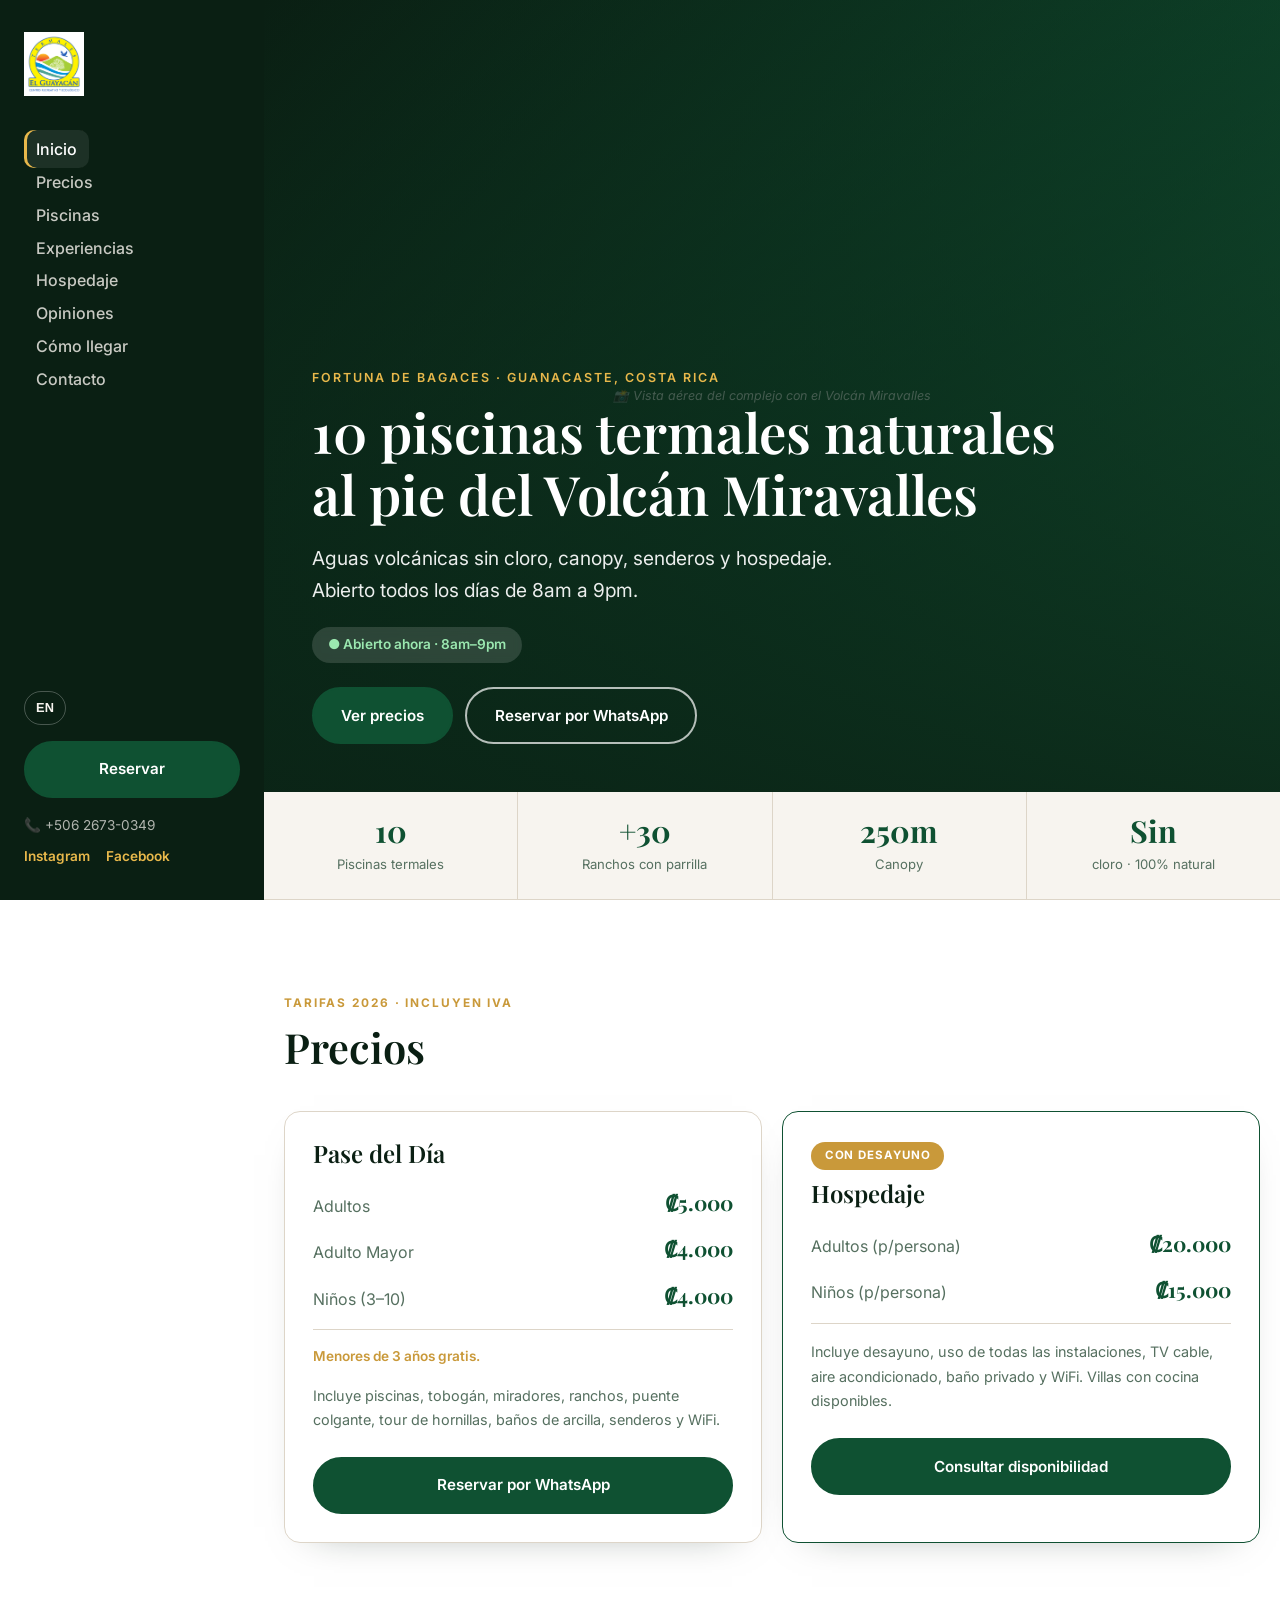
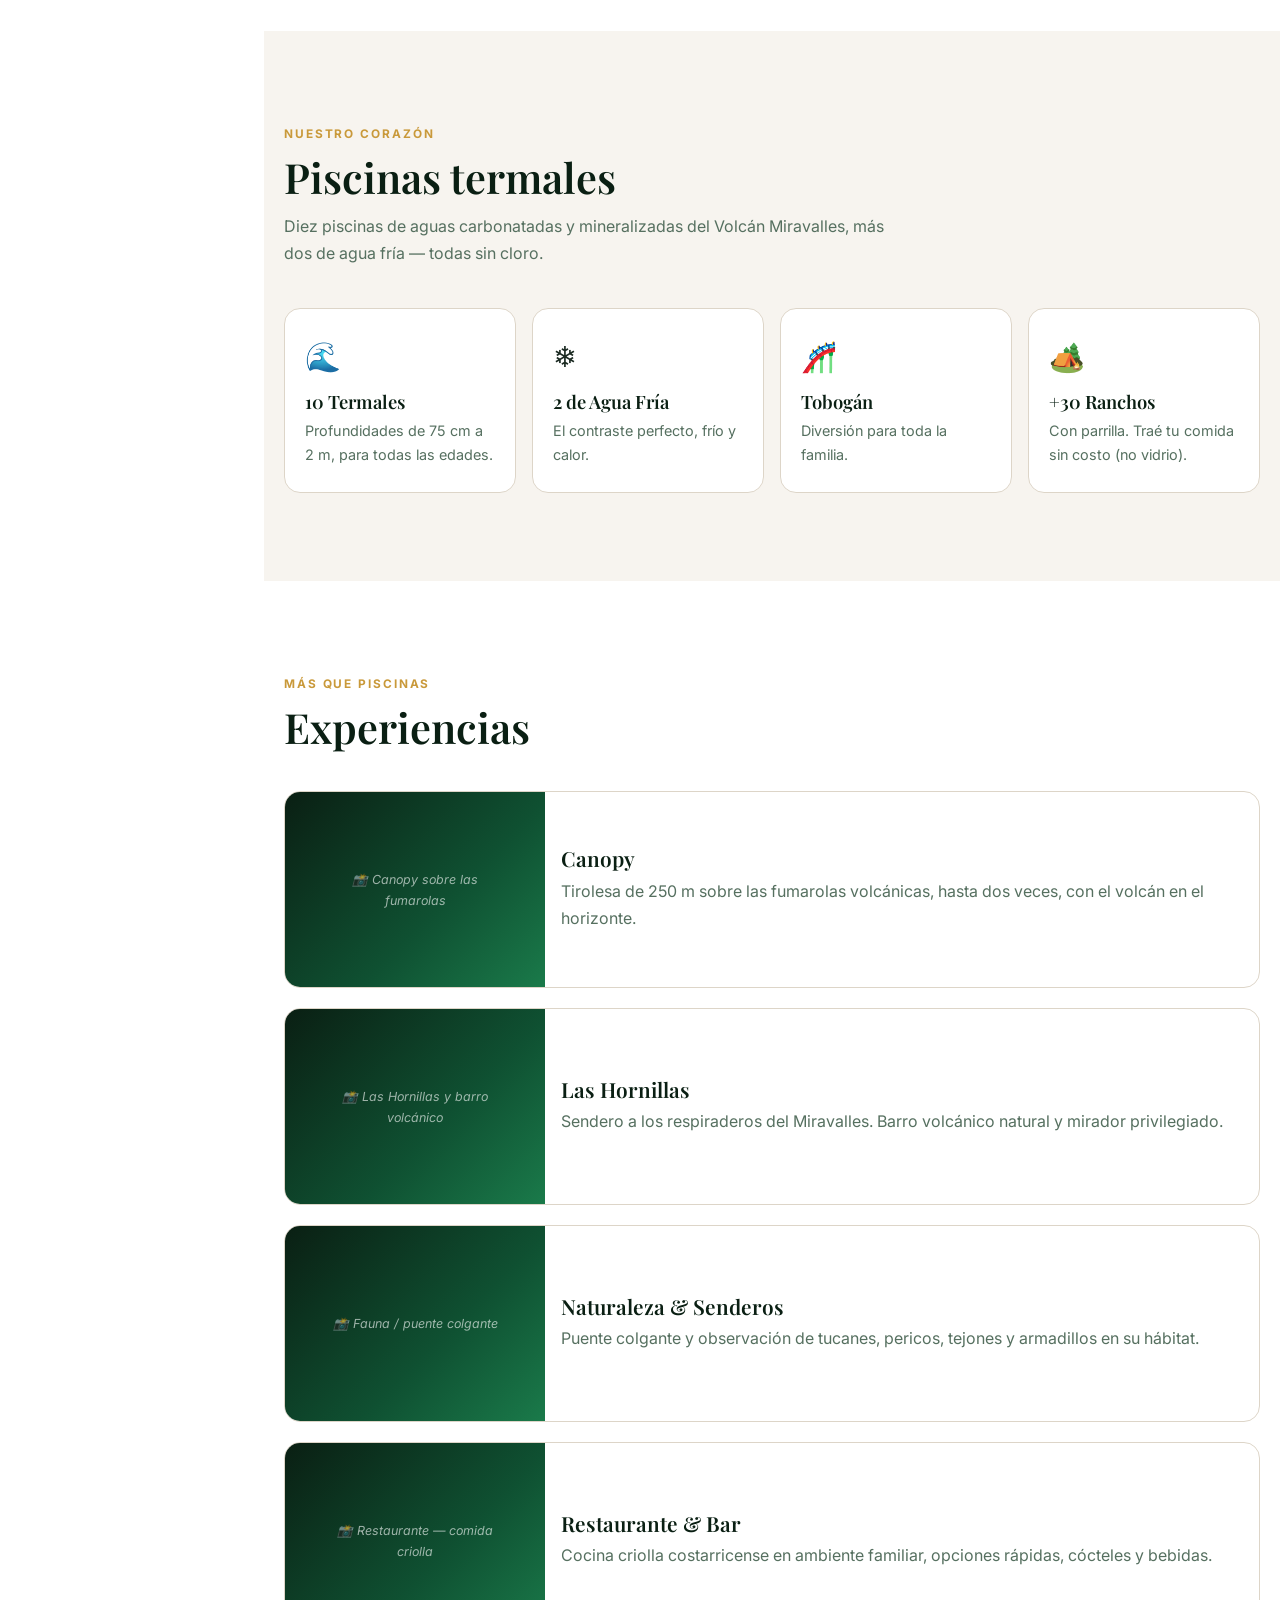
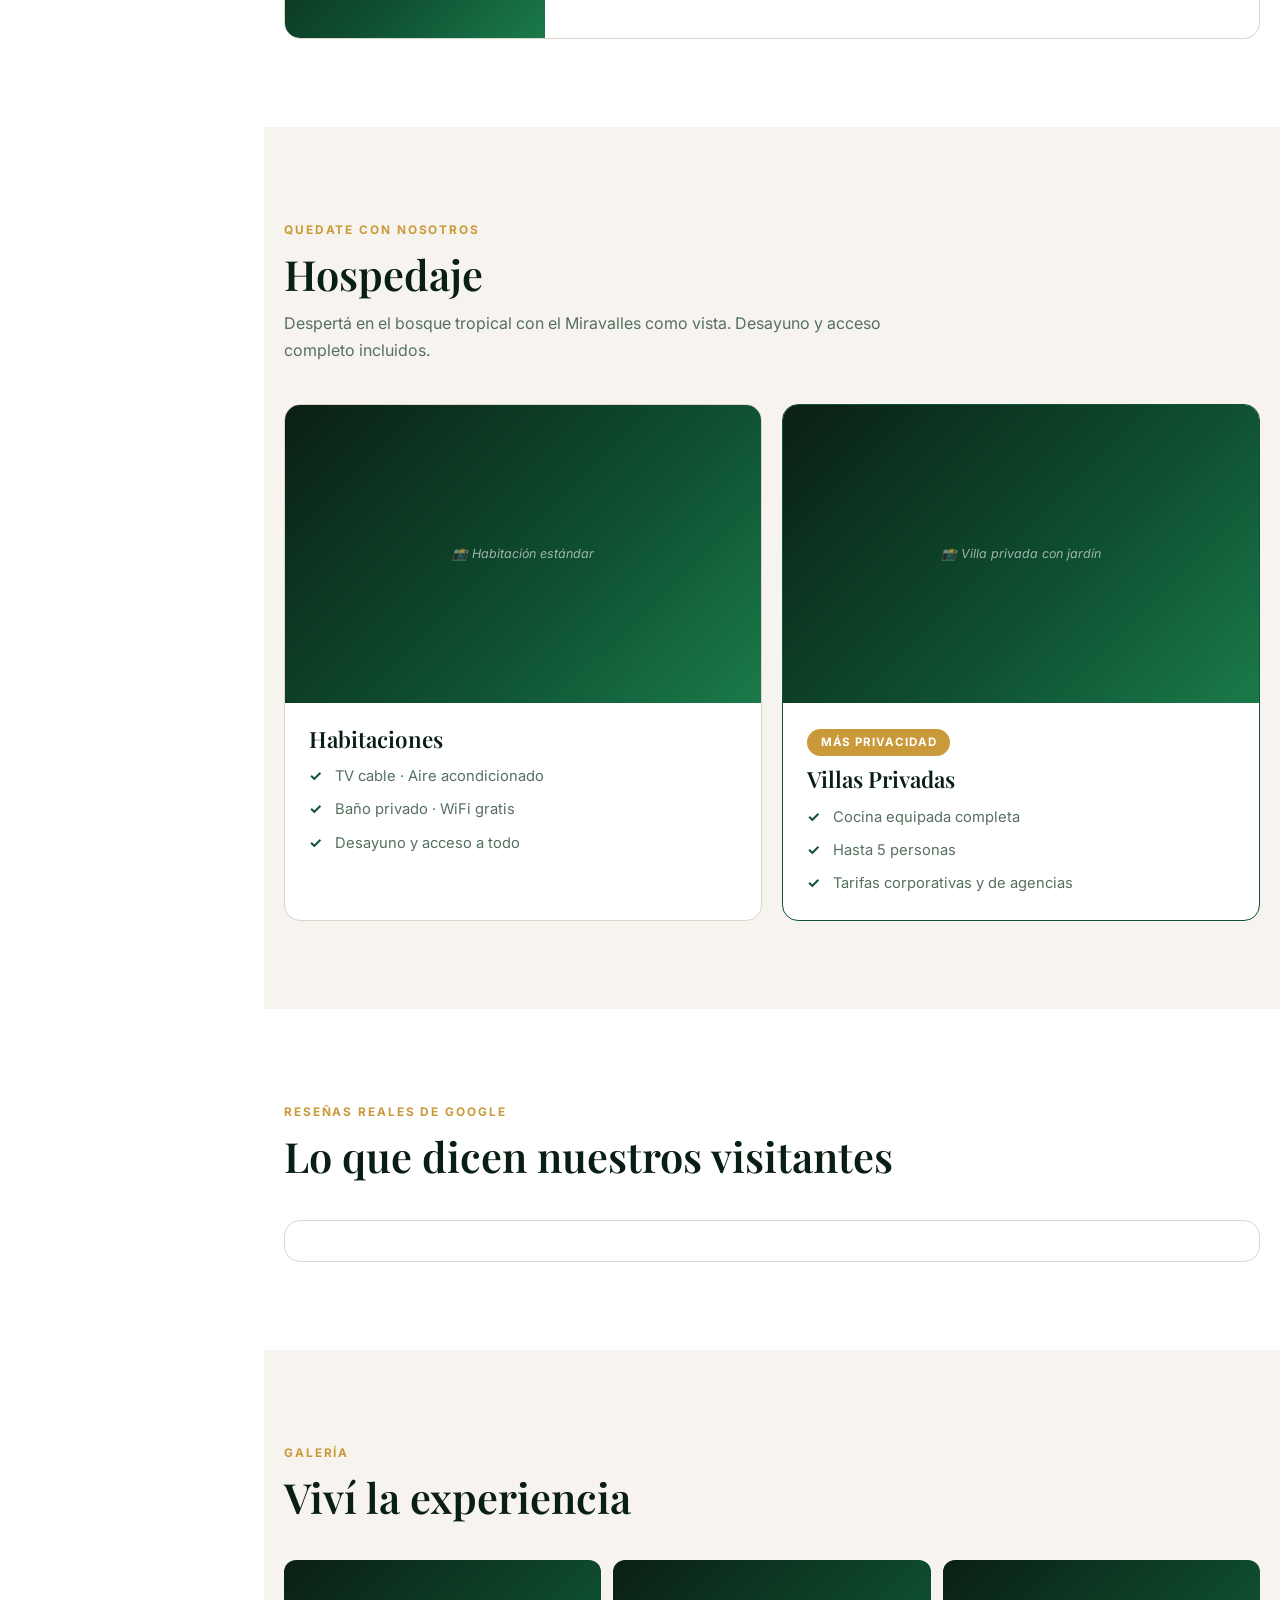
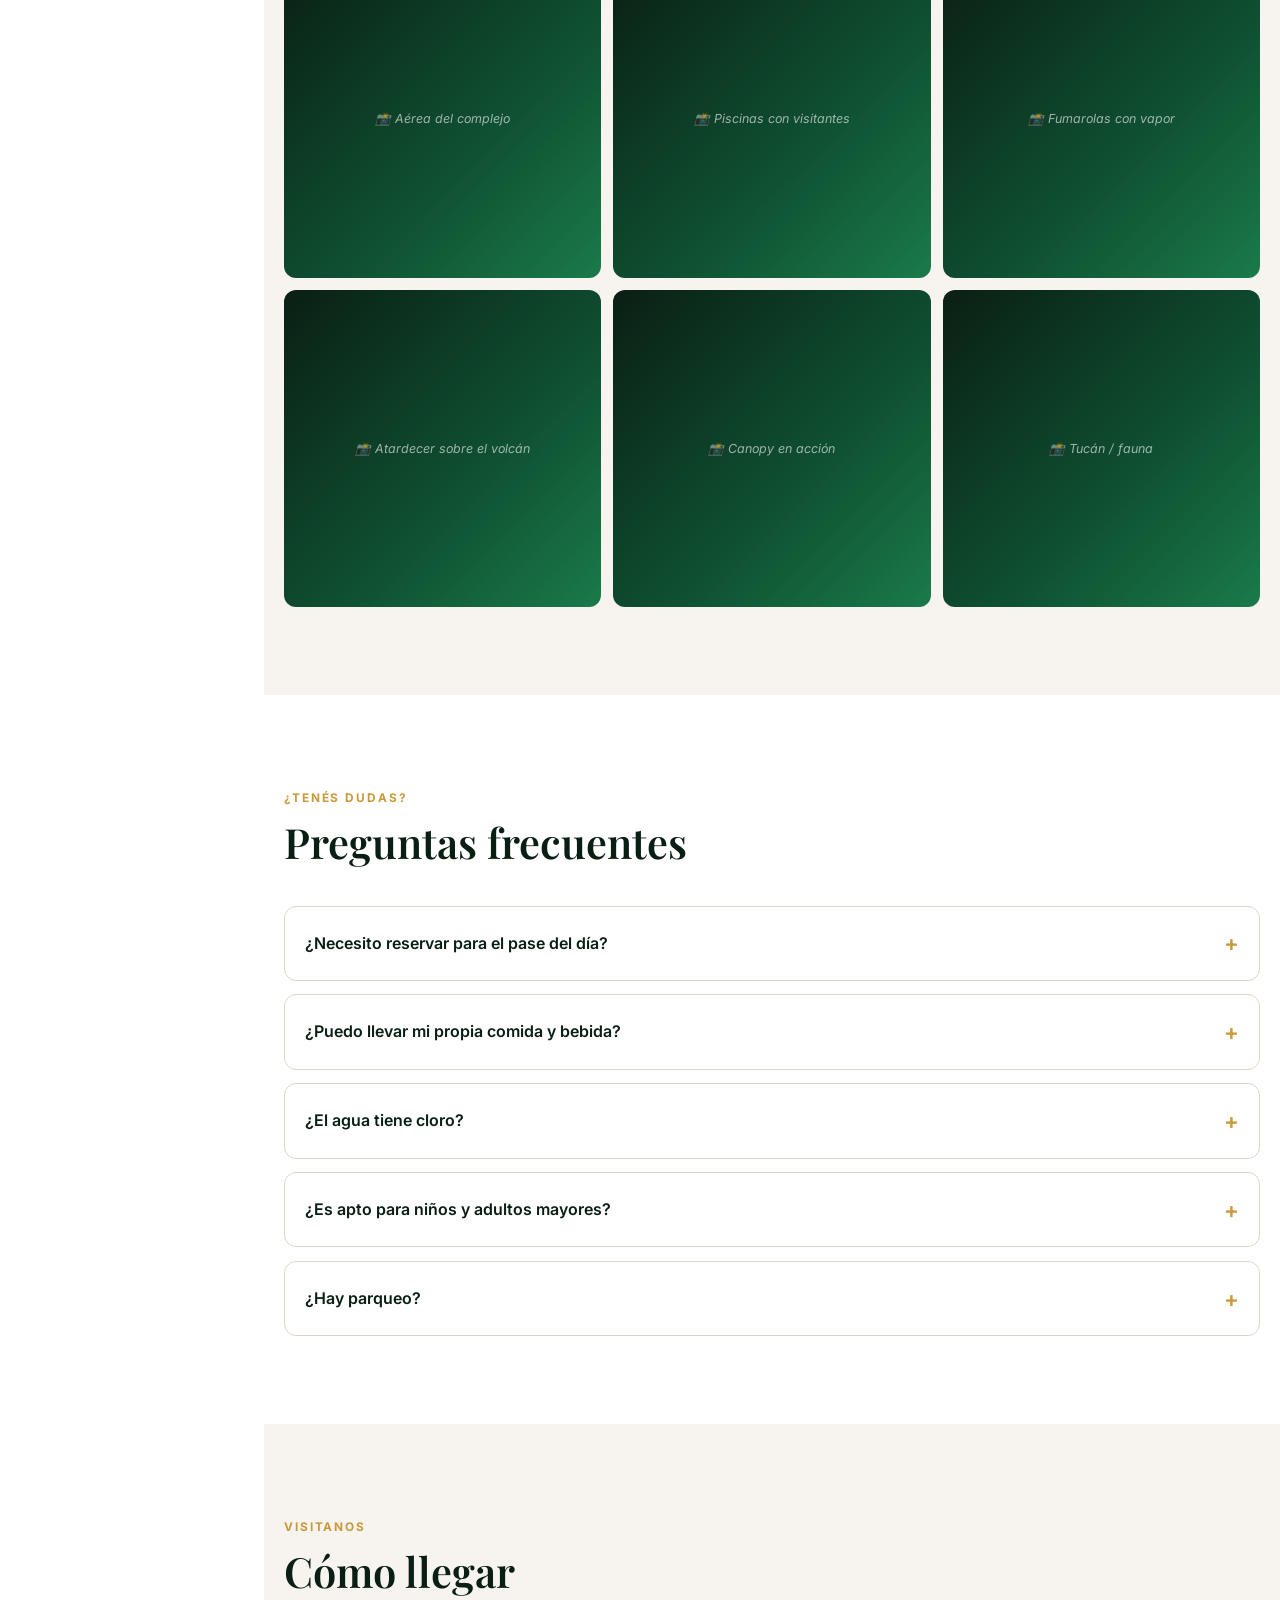
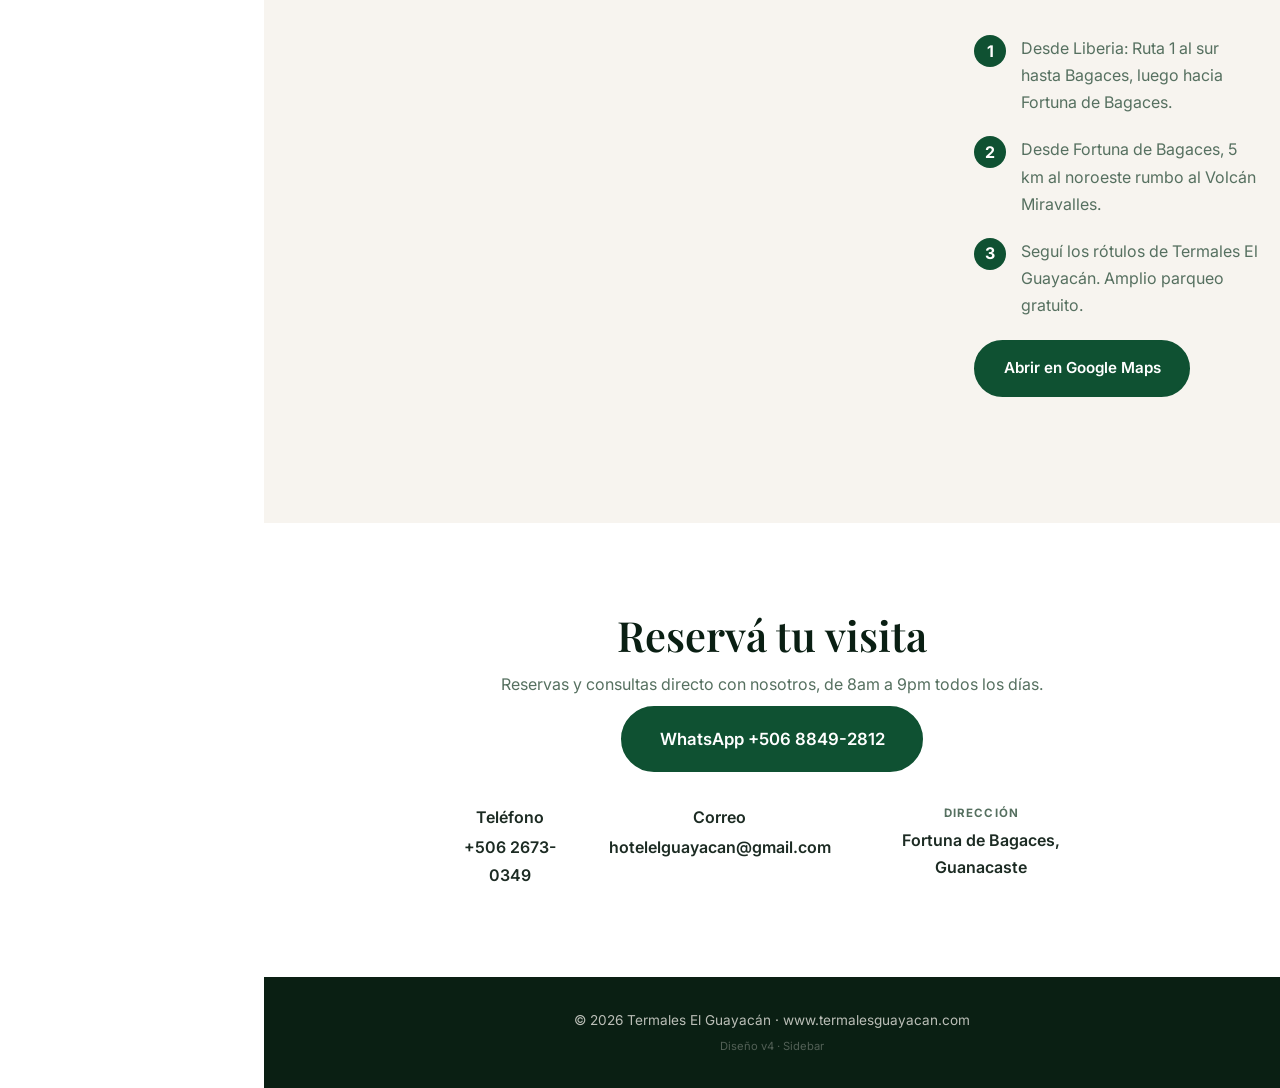
<file: 4/index.html>
<!DOCTYPE html>
<html lang="es">
<head>
  <meta charset="UTF-8">
  <meta name="viewport" content="width=device-width, initial-scale=1.0">
  <meta name="description" content="Termales El Guayacán — Centro Recreativo y Ecológico en Fortuna de Bagaces, Guanacaste, Costa Rica. 10 piscinas termales naturales del Volcán Miravalles. Abrimos 8am a 9pm todos los días.">
  <meta name="theme-color" content="#0F5132">
  <link rel="canonical" href="https://www.termalesguayacan.com/">

  <meta property="og:title" content="Termales El Guayacán | Centro Recreativo y Ecológico">
  <meta property="og:description" content="10 piscinas de aguas termales volcánicas naturales, canopy, senderos y hospedaje en las faldas del Volcán Miravalles, Guanacaste, Costa Rica.">
  <meta property="og:image" content="https://www.termalesguayacan.com/logo.png">
  <meta property="og:url" content="https://www.termalesguayacan.com/">
  <meta property="og:type" content="website">
  <meta property="og:site_name" content="Termales El Guayacán">
  <meta property="og:locale" content="es_CR">
  <meta property="og:locale:alternate" content="en_US">

  <meta name="twitter:card" content="summary_large_image">
  <meta name="twitter:title" content="Termales El Guayacán | Centro Recreativo y Ecológico">
  <meta name="twitter:description" content="10 piscinas de aguas termales volcánicas naturales del Volcán Miravalles, en Guanacaste, Costa Rica.">
  <meta name="twitter:image" content="https://www.termalesguayacan.com/logo.png">

  <title>Termales El Guayacán | Centro Recreativo y Ecológico</title>
  <link rel="icon" type="image/png" href="logo.png">

  <link rel="preconnect" href="https://fonts.googleapis.com">
  <link rel="preconnect" href="https://fonts.gstatic.com" crossorigin>
  <link href="https://fonts.googleapis.com/css2?family=Playfair+Display:ital,wght@0,500;0,600;0,700;1,400&family=Inter:wght@300;400;500;600;700&display=swap" rel="stylesheet">

  <link rel="stylesheet" href="https://unpkg.com/aos@2.3.4/dist/aos.css">
  <link rel="stylesheet" href="css/style.css">

  <script type="application/ld+json">
  {
    "@context": "https://schema.org",
    "@type": "Resort",
    "@id": "https://www.termalesguayacan.com/#resort",
    "name": "Termales El Guayacán",
    "alternateName": "Centro Recreativo y Ecológico El Guayacán",
    "description": "Centro Recreativo y Ecológico en las faldas del Volcán Miravalles, Guanacaste, Costa Rica. 10 piscinas termales de aguas volcánicas naturales sin cloro + 2 de agua fría, canopy, senderos, hospedaje y restaurante.",
    "url": "https://www.termalesguayacan.com/",
    "logo": "https://www.termalesguayacan.com/logo.png",
    "image": "https://www.termalesguayacan.com/logo.png",
    "telephone": "+506 2673-0349",
    "email": "hotelelguayacan@gmail.com",
    "priceRange": "₡₡",
    "currenciesAccepted": "CRC",
    "paymentAccepted": "Efectivo, Tarjeta",
    "address": {
      "@type": "PostalAddress",
      "streetAddress": "5 km al noroeste de Fortuna de Bagaces, faldas del Volcán Miravalles",
      "addressLocality": "Fortuna de Bagaces",
      "addressRegion": "Guanacaste",
      "addressCountry": "CR"
    },
    "geo": { "@type": "GeoCoordinates", "latitude": "10.69860", "longitude": "-85.15320" },
    "hasMap": "https://maps.google.com/maps?q=Termales+El+Guayacan+Fortuna+de+Bagaces+Costa+Rica",
    "openingHoursSpecification": [{
      "@type": "OpeningHoursSpecification",
      "dayOfWeek": ["Monday","Tuesday","Wednesday","Thursday","Friday","Saturday","Sunday"],
      "opens": "08:00", "closes": "21:00"
    }],
    "sameAs": [
      "https://www.instagram.com/termaleselguayacan/",
      "https://www.facebook.com/CentroRecreativoyEcologicoElGuayacan"
    ]
  }
  </script>
</head>
<body class="theme-mainv2">

  <a href="#inicio" class="skip-link" data-es="Saltar al contenido" data-en="Skip to content">Saltar al contenido</a>

  <!-- TOPBAR (solo móvil) -->
  <header class="topbar">
    <a href="#inicio" class="nav-logo"><img src="logo.png" alt="Termales El Guayacán"></a>
    <div class="topbar-actions">
      <button class="lang-toggle" aria-label="Cambiar idioma">EN</button>
      <button class="hamburger" id="hamburger" aria-label="Menú"><span></span><span></span><span></span></button>
    </div>
  </header>

  <!-- SIDEBAR (desktop) -->
  <nav class="sidebar" id="navbar" aria-label="Navegación principal">
    <a href="#inicio" class="sb-logo"><img src="logo.png" alt="Termales El Guayacán"></a>
    <ul class="nav-links">
      <li><a href="#inicio"       data-es="Inicio"        data-en="Home">Inicio</a></li>
      <li><a href="#precios"      data-es="Precios"       data-en="Prices">Precios</a></li>
      <li><a href="#diversion"    data-es="Piscinas"      data-en="Pools">Piscinas</a></li>
      <li><a href="#experiencias" data-es="Experiencias"  data-en="Experiences">Experiencias</a></li>
      <li><a href="#hospedaje"    data-es="Hospedaje"     data-en="Lodging">Hospedaje</a></li>
      <li><a href="#opiniones"    data-es="Opiniones"     data-en="Reviews">Opiniones</a></li>
      <li><a href="#como-llegar"  data-es="Cómo llegar"   data-en="Directions">Cómo llegar</a></li>
      <li><a href="#contacto"     data-es="Contacto"      data-en="Contact">Contacto</a></li>
    </ul>
    <div class="sb-foot">
      <button class="lang-toggle" aria-label="Cambiar idioma">EN</button>
      <a href="https://wa.me/50688492812?text=Hola%2C%20me%20interesa%20información%20sobre%20Termales%20El%20Guayacán" class="btn-primary sb-cta" target="_blank" rel="noopener" data-es="Reservar" data-en="Book">Reservar</a>
      <div class="sb-contact">
        <a href="tel:+50626730349">📞 +506 2673-0349</a>
        <div class="sb-social">
          <a href="https://www.instagram.com/termaleselguayacan/" target="_blank" rel="noopener">Instagram</a>
          <a href="https://www.facebook.com/CentroRecreativoyEcologicoElGuayacan" target="_blank" rel="noopener">Facebook</a>
        </div>
      </div>
    </div>
  </nav>

  <!-- DRAWER (móvil) -->
  <div class="mobile-menu" id="mobileMenu" aria-hidden="true">
      <button class="menu-close" id="menuClose" aria-label="Cerrar menú">✕</button>
    <ul>
      <li><a href="#inicio"       data-es="Inicio"       data-en="Home">Inicio</a></li>
      <li><a href="#precios"      data-es="Precios"      data-en="Prices">Precios</a></li>
      <li><a href="#diversion"    data-es="Piscinas"     data-en="Pools">Piscinas</a></li>
      <li><a href="#experiencias" data-es="Experiencias" data-en="Experiences">Experiencias</a></li>
      <li><a href="#hospedaje"    data-es="Hospedaje"    data-en="Lodging">Hospedaje</a></li>
      <li><a href="#opiniones"    data-es="Opiniones"    data-en="Reviews">Opiniones</a></li>
      <li><a href="#como-llegar"  data-es="Cómo llegar"  data-en="Directions">Cómo llegar</a></li>
      <li><a href="#contacto"     data-es="Contacto"     data-en="Contact">Contacto</a></li>
    </ul>
  </div>

  <!-- CONTENIDO -->
  <main class="content">

    <!-- HERO -->
    <section class="hero" id="inicio">
      <div class="hero-media img-placeholder"><span class="placeholder-label">📸 Vista aérea del complejo con el Volcán Miravalles</span></div>
      <div class="hero-veil"></div>
      <div class="hero-inner" data-aos="fade-up">
        <p class="eyebrow" data-es="Fortuna de Bagaces · Guanacaste, Costa Rica" data-en="Fortuna de Bagaces · Guanacaste, Costa Rica">Fortuna de Bagaces · Guanacaste, Costa Rica</p>
        <h1 data-es="10 piscinas termales naturales al pie del Volcán Miravalles" data-en="10 natural thermal pools at the foot of Volcán Miravalles">10 piscinas termales naturales al pie del Volcán Miravalles</h1>
        <p class="hero-lede" data-es="Aguas volcánicas sin cloro, canopy, senderos y hospedaje. Abierto todos los días de 8am a 9pm." data-en="Chlorine-free volcanic waters, canopy, trails and lodging. Open every day 8am–9pm.">Aguas volcánicas sin cloro, canopy, senderos y hospedaje. Abierto todos los días de 8am a 9pm.</p>
        <span class="open-status" id="openStatus" aria-live="polite"></span>
        <div class="hero-ctas">
          <a href="#precios" class="btn-primary" data-es="Ver precios" data-en="See prices">Ver precios</a>
          <a href="https://wa.me/50688492812?text=Hola%2C%20me%20interesa%20información%20sobre%20Termales%20El%20Guayacán" class="btn-outline" target="_blank" rel="noopener" data-es="Reservar por WhatsApp" data-en="Book via WhatsApp">Reservar por WhatsApp</a>
        </div>
      </div>
    </section>

    <!-- QUICK FACTS -->
    <section class="facts">
      <div class="fact"><b>10</b><span data-es="Piscinas termales" data-en="Thermal pools">Piscinas termales</span></div>
      <div class="fact"><b>+30</b><span data-es="Ranchos con parrilla" data-en="Shelters w/ grill">Ranchos con parrilla</span></div>
      <div class="fact"><b>250m</b><span data-es="Canopy" data-en="Zip line">Canopy</span></div>
      <div class="fact"><b>Sin</b><span data-es="cloro · 100% natural" data-en="chlorine · 100% natural">cloro · 100% natural</span></div>
    </section>

    <!-- PRECIOS (conversión primero) -->
    <section class="block" id="precios">
      <div class="block-head" data-aos="fade-up">
        <span class="eyebrow-dark" data-es="Tarifas 2026 · incluyen IVA" data-en="2026 rates · VAT included">Tarifas 2026 · incluyen IVA</span>
        <h2 data-es="Precios" data-en="Prices">Precios</h2>
      </div>
      <div class="price-grid">
        <div class="price-card" data-aos="fade-up">
          <h3 data-es="Pase del Día" data-en="Day Pass">Pase del Día</h3>
          <div class="price-rows">
            <div><span data-es="Adultos" data-en="Adults">Adultos</span><b>₡5.000</b></div>
            <div><span data-es="Adulto Mayor" data-en="Senior">Adulto Mayor</span><b>₡4.000</b></div>
            <div><span data-es="Niños (3–10)" data-en="Children (3–10)">Niños (3–10)</span><b>₡4.000</b></div>
          </div>
          <p class="note" data-es="Menores de 3 años gratis." data-en="Under 3 free.">Menores de 3 años gratis.</p>
          <p class="incl" data-es="Incluye piscinas, tobogán, miradores, ranchos, puente colgante, tour de hornillas, baños de arcilla, senderos y WiFi." data-en="Includes pools, slide, viewpoints, shelters, hanging bridge, fumaroles tour, clay baths, trails and WiFi.">Incluye piscinas, tobogán, miradores, ranchos, puente colgante, tour de hornillas, baños de arcilla, senderos y WiFi.</p>
          <a href="https://wa.me/50688492812?text=Hola%2C%20quisiera%20información%20sobre%20el%20Pase%20del%20Día%20en%20Termales%20El%20Guayacán" class="btn-primary btn-full" target="_blank" rel="noopener" data-es="Reservar por WhatsApp" data-en="Book via WhatsApp">Reservar por WhatsApp</a>
        </div>
        <div class="price-card featured" data-aos="fade-up" data-aos-delay="100">
          <span class="ribbon" data-es="Con desayuno" data-en="Breakfast incl.">Con desayuno</span>
          <h3 data-es="Hospedaje" data-en="Lodging">Hospedaje</h3>
          <div class="price-rows">
            <div><span data-es="Adultos (p/persona)" data-en="Adults (per person)">Adultos (p/persona)</span><b>₡20.000</b></div>
            <div><span data-es="Niños (p/persona)" data-en="Children (per person)">Niños (p/persona)</span><b>₡15.000</b></div>
          </div>
          <p class="incl" data-es="Incluye desayuno, uso de todas las instalaciones, TV cable, aire acondicionado, baño privado y WiFi. Villas con cocina disponibles." data-en="Includes breakfast, use of all facilities, cable TV, AC, private bathroom and WiFi. Villas with kitchen available.">Incluye desayuno, uso de todas las instalaciones, TV cable, aire acondicionado, baño privado y WiFi. Villas con cocina disponibles.</p>
          <a href="https://wa.me/50688492812?text=Hola%2C%20quisiera%20información%20sobre%20hospedaje%20en%20Termales%20El%20Guayacán" class="btn-primary btn-full" target="_blank" rel="noopener" data-es="Consultar disponibilidad" data-en="Check availability">Consultar disponibilidad</a>
        </div>
      </div>
    </section>

    <!-- PISCINAS / DIVERSIÓN -->
    <section class="block alt" id="diversion">
      <div class="block-head" data-aos="fade-up">
        <span class="eyebrow-dark" data-es="Nuestro corazón" data-en="Our heart">Nuestro corazón</span>
        <h2 data-es="Piscinas termales" data-en="Thermal pools">Piscinas termales</h2>
        <p class="block-intro" data-es="Diez piscinas de aguas carbonatadas y mineralizadas del Volcán Miravalles, más dos de agua fría — todas sin cloro." data-en="Ten pools of carbonated, mineralized waters from Volcán Miravalles, plus two cold-water pools — all chlorine-free.">Diez piscinas de aguas carbonatadas y mineralizadas del Volcán Miravalles, más dos de agua fría — todas sin cloro.</p>
      </div>
      <div class="card-grid">
        <div class="mini-card" data-aos="fade-up"><span class="ico">🌊</span><h3 data-es="10 Termales" data-en="10 Thermal">10 Termales</h3><p data-es="Profundidades de 75 cm a 2 m, para todas las edades." data-en="Depths 75 cm to 2 m, for all ages.">Profundidades de 75 cm a 2 m, para todas las edades.</p></div>
        <div class="mini-card" data-aos="fade-up" data-aos-delay="60"><span class="ico">❄️</span><h3 data-es="2 de Agua Fría" data-en="2 Cold">2 de Agua Fría</h3><p data-es="El contraste perfecto, frío y calor." data-en="The perfect hot-cold contrast.">El contraste perfecto, frío y calor.</p></div>
        <div class="mini-card" data-aos="fade-up" data-aos-delay="120"><span class="ico">🎢</span><h3 data-es="Tobogán" data-en="Slide">Tobogán</h3><p data-es="Diversión para toda la familia." data-en="Fun for the whole family.">Diversión para toda la familia.</p></div>
        <div class="mini-card" data-aos="fade-up" data-aos-delay="180"><span class="ico">🏕️</span><h3 data-es="+30 Ranchos" data-en="+30 Shelters">+30 Ranchos</h3><p data-es="Con parrilla. Traé tu comida sin costo (no vidrio)." data-en="With grill. Bring food at no charge (no glass).">Con parrilla. Traé tu comida sin costo (no vidrio).</p></div>
      </div>
    </section>

    <!-- EXPERIENCIAS -->
    <section class="block" id="experiencias">
      <div class="block-head" data-aos="fade-up">
        <span class="eyebrow-dark" data-es="Más que piscinas" data-en="More than pools">Más que piscinas</span>
        <h2 data-es="Experiencias" data-en="Experiences">Experiencias</h2>
      </div>
      <div class="exp-list">
        <article class="exp-row" data-aos="fade-up"><div class="exp-media img-placeholder"><span class="placeholder-label">📸 Canopy sobre las fumarolas</span></div><div><h3 data-es="Canopy" data-en="Canopy">Canopy</h3><p data-es="Tirolesa de 250 m sobre las fumarolas volcánicas, hasta dos veces, con el volcán en el horizonte." data-en="250 m zip line over the volcanic fumaroles, up to twice, with the volcano on the horizon.">Tirolesa de 250 m sobre las fumarolas volcánicas, hasta dos veces, con el volcán en el horizonte.</p></div></article>
        <article class="exp-row" data-aos="fade-up"><div class="exp-media img-placeholder"><span class="placeholder-label">📸 Las Hornillas y barro volcánico</span></div><div><h3 data-es="Las Hornillas" data-en="The Fumaroles">Las Hornillas</h3><p data-es="Sendero a los respiraderos del Miravalles. Barro volcánico natural y mirador privilegiado." data-en="A trail to Miravalles' vents. Natural volcanic mud and a privileged viewpoint.">Sendero a los respiraderos del Miravalles. Barro volcánico natural y mirador privilegiado.</p></div></article>
        <article class="exp-row" data-aos="fade-up"><div class="exp-media img-placeholder"><span class="placeholder-label">📸 Fauna / puente colgante</span></div><div><h3 data-es="Naturaleza & Senderos" data-en="Nature & Trails">Naturaleza & Senderos</h3><p data-es="Puente colgante y observación de tucanes, pericos, tejones y armadillos en su hábitat." data-en="Hanging bridge and watching toucans, parakeets, coatis and armadillos in their habitat.">Puente colgante y observación de tucanes, pericos, tejones y armadillos en su hábitat.</p></div></article>
        <article class="exp-row" data-aos="fade-up"><div class="exp-media img-placeholder"><span class="placeholder-label">📸 Restaurante — comida criolla</span></div><div><h3 data-es="Restaurante & Bar" data-en="Restaurant & Bar">Restaurante & Bar</h3><p data-es="Cocina criolla costarricense en ambiente familiar, opciones rápidas, cócteles y bebidas." data-en="Costa Rican cuisine in a family atmosphere, quick options, cocktails and drinks.">Cocina criolla costarricense en ambiente familiar, opciones rápidas, cócteles y bebidas.</p></div></article>
      </div>
    </section>

    <!-- HOSPEDAJE -->
    <section class="block alt" id="hospedaje">
      <div class="block-head" data-aos="fade-up">
        <span class="eyebrow-dark" data-es="Quedate con nosotros" data-en="Stay with us">Quedate con nosotros</span>
        <h2 data-es="Hospedaje" data-en="Lodging">Hospedaje</h2>
        <p class="block-intro" data-es="Despertá en el bosque tropical con el Miravalles como vista. Desayuno y acceso completo incluidos." data-en="Wake up in the tropical forest with Miravalles as your view. Breakfast and full access included.">Despertá en el bosque tropical con el Miravalles como vista. Desayuno y acceso completo incluidos.</p>
      </div>
      <div class="lodge-grid">
        <article class="lodge-card" data-aos="fade-up">
          <div class="lodge-media img-placeholder"><span class="placeholder-label">📸 Habitación estándar</span></div>
          <div class="lodge-body"><h3 data-es="Habitaciones" data-en="Rooms">Habitaciones</h3><ul class="amenities"><li data-es="TV cable · Aire acondicionado" data-en="Cable TV · AC">TV cable · Aire acondicionado</li><li data-es="Baño privado · WiFi gratis" data-en="Private bath · Free WiFi">Baño privado · WiFi gratis</li><li data-es="Desayuno y acceso a todo" data-en="Breakfast and full access">Desayuno y acceso a todo</li></ul></div>
        </article>
        <article class="lodge-card featured" data-aos="fade-up" data-aos-delay="100">
          <div class="lodge-media img-placeholder"><span class="placeholder-label">📸 Villa privada con jardín</span></div>
          <div class="lodge-body"><span class="ribbon" data-es="Más privacidad" data-en="More privacy">Más privacidad</span><h3 data-es="Villas Privadas" data-en="Private Villas">Villas Privadas</h3><ul class="amenities"><li data-es="Cocina equipada completa" data-en="Fully equipped kitchen">Cocina equipada completa</li><li data-es="Hasta 5 personas" data-en="Up to 5 people">Hasta 5 personas</li><li data-es="Tarifas corporativas y de agencias" data-en="Corporate and agency rates">Tarifas corporativas y de agencias</li></ul></div>
        </article>
      </div>
    </section>

    <!-- OPINIONES -->
    <section class="block" id="opiniones">
      <div class="block-head" data-aos="fade-up">
        <span class="eyebrow-dark" data-es="Reseñas reales de Google" data-en="Real Google reviews">Reseñas reales de Google</span>
        <h2 data-es="Lo que dicen nuestros visitantes" data-en="What our visitors say">Lo que dicen nuestros visitantes</h2>
      </div>
      <div class="reviews-embed" data-aos="fade-up"><div id="featurable-ad122b03-c322-4758-8b33-d8fdd08db3e1" data-featurable-async></div></div>
    </section>

    <!-- GALERÍA -->
    <section class="block alt" id="galeria">
      <div class="block-head" data-aos="fade-up">
        <span class="eyebrow-dark" data-es="Galería" data-en="Gallery">Galería</span>
        <h2 data-es="Viví la experiencia" data-en="Live the experience">Viví la experiencia</h2>
      </div>
      <div class="gallery" data-aos="fade-up">
        <div class="g img-placeholder"><span class="placeholder-label">📸 Aérea del complejo</span></div>
        <div class="g img-placeholder"><span class="placeholder-label">📸 Piscinas con visitantes</span></div>
        <div class="g img-placeholder"><span class="placeholder-label">📸 Fumarolas con vapor</span></div>
        <div class="g img-placeholder"><span class="placeholder-label">📸 Atardecer sobre el volcán</span></div>
        <div class="g img-placeholder"><span class="placeholder-label">📸 Canopy en acción</span></div>
        <div class="g img-placeholder"><span class="placeholder-label">📸 Tucán / fauna</span></div>
      </div>
    </section>

    <!-- FAQ -->
    <section class="block" id="faq">
      <div class="block-head" data-aos="fade-up">
        <span class="eyebrow-dark" data-es="¿Tenés dudas?" data-en="Questions?">¿Tenés dudas?</span>
        <h2 data-es="Preguntas frecuentes" data-en="Frequently asked questions">Preguntas frecuentes</h2>
      </div>
      <div class="faq-list" data-aos="fade-up">
        <details class="faq-item"><summary data-es="¿Necesito reservar para el pase del día?" data-en="Do I need a reservation for the day pass?">¿Necesito reservar para el pase del día?</summary><div class="faq-answer"><p data-es="No. El pase del día no requiere reserva: llegás directamente de 8am a 9pm, todos los días. Para hospedaje sí conviene consultar disponibilidad por WhatsApp." data-en="No. The day pass needs no reservation — just arrive 8am–9pm, every day. For lodging, check availability via WhatsApp.">No. El pase del día no requiere reserva: llegás directamente de 8am a 9pm, todos los días. Para hospedaje sí conviene consultar disponibilidad por WhatsApp.</p></div></details>
        <details class="faq-item"><summary data-es="¿Puedo llevar mi propia comida y bebida?" data-en="Can I bring my own food and drinks?">¿Puedo llevar mi propia comida y bebida?</summary><div class="faq-answer"><p data-es="Sí, sin costo adicional. Hay +30 ranchos, muchos con parrilla. No se permiten envases de vidrio." data-en="Yes, at no extra charge. There are 30+ shelters, many with a grill. No glass containers allowed.">Sí, sin costo adicional. Hay +30 ranchos, muchos con parrilla. No se permiten envases de vidrio.</p></div></details>
        <details class="faq-item"><summary data-es="¿El agua tiene cloro?" data-en="Does the water contain chlorine?">¿El agua tiene cloro?</summary><div class="faq-answer"><p data-es="No. Son aguas volcánicas carbonatadas del Miravalles; los minerales naturales mantienen el agua limpia sin químicos." data-en="No. These are carbonated volcanic waters from Miravalles; the natural minerals keep the water clean without chemicals.">No. Son aguas volcánicas carbonatadas del Miravalles; los minerales naturales mantienen el agua limpia sin químicos.</p></div></details>
        <details class="faq-item"><summary data-es="¿Es apto para niños y adultos mayores?" data-en="Is it suitable for children and seniors?">¿Es apto para niños y adultos mayores?</summary><div class="faq-answer"><p data-es="Sí. Hay piscinas desde 75 cm. Niños 3–10 y adultos mayores con tarifa reducida; menores de 3 gratis. Acceso para movilidad reducida." data-en="Yes. Pools from 75 cm. Children 3–10 and seniors at a reduced rate; under-3s free. Accessible for reduced mobility.">Sí. Hay piscinas desde 75 cm. Niños 3–10 y adultos mayores con tarifa reducida; menores de 3 gratis. Acceso para movilidad reducida.</p></div></details>
        <details class="faq-item"><summary data-es="¿Hay parqueo?" data-en="Is there parking?">¿Hay parqueo?</summary><div class="faq-answer"><p data-es="Sí, amplio y gratuito." data-en="Yes, ample and free.">Sí, amplio y gratuito.</p></div></details>
      </div>
    </section>

    <!-- CÓMO LLEGAR -->
    <section class="block alt" id="como-llegar">
      <div class="block-head" data-aos="fade-up">
        <span class="eyebrow-dark" data-es="Visitanos" data-en="Visit us">Visitanos</span>
        <h2 data-es="Cómo llegar" data-en="How to get here">Cómo llegar</h2>
      </div>
      <div class="map-grid">
        <div class="map-embed" data-aos="fade-up"><iframe src="https://www.openstreetmap.org/export/embed.html?bbox=-85.22%2C10.70%2C-85.17%2C10.73&layer=mapnik&marker=10.71782%2C-85.19589" width="100%" height="400" style="border:0;" allowfullscreen="" loading="lazy" referrerpolicy="no-referrer-when-downgrade" title="Mapa de Termales El Guayacán"></iframe></div>
        <div class="map-info" data-aos="fade-up" data-aos-delay="100">
          <div class="step"><span>1</span><p data-es="Desde Liberia: Ruta 1 al sur hasta Bagaces, luego hacia Fortuna de Bagaces." data-en="From Liberia: Route 1 south to Bagaces, then towards Fortuna de Bagaces.">Desde Liberia: Ruta 1 al sur hasta Bagaces, luego hacia Fortuna de Bagaces.</p></div>
          <div class="step"><span>2</span><p data-es="Desde Fortuna de Bagaces, 5 km al noroeste rumbo al Volcán Miravalles." data-en="From Fortuna de Bagaces, 5 km northwest towards Volcán Miravalles.">Desde Fortuna de Bagaces, 5 km al noroeste rumbo al Volcán Miravalles.</p></div>
          <div class="step"><span>3</span><p data-es="Seguí los rótulos de Termales El Guayacán. Amplio parqueo gratuito." data-en="Follow the Termales El Guayacán signs. Ample free parking.">Seguí los rótulos de Termales El Guayacán. Amplio parqueo gratuito.</p></div>
          <a href="https://maps.google.com/maps?q=Termales+El+Guayacan+Fortuna+de+Bagaces+Costa+Rica" target="_blank" rel="noopener" class="btn-primary" data-es="Abrir en Google Maps" data-en="Open in Google Maps">Abrir en Google Maps</a>
        </div>
      </div>
    </section>

    <!-- CONTACTO -->
    <section class="block contacto" id="contacto">
      <div class="contacto-inner" data-aos="fade-up">
        <h2 data-es="Reservá tu visita" data-en="Book your visit">Reservá tu visita</h2>
        <p data-es="Reservas y consultas directo con nosotros, de 8am a 9pm todos los días." data-en="Reservations and inquiries directly with us, 8am–9pm every day.">Reservas y consultas directo con nosotros, de 8am a 9pm todos los días.</p>
        <a href="https://wa.me/50688492812?text=Hola%2C%20me%20interesa%20información%20sobre%20Termales%20El%20Guayacán" class="btn-primary btn-big" target="_blank" rel="noopener">WhatsApp +506 8849-2812</a>
        <div class="contacto-rows">
          <a href="tel:+50626730349"><span data-es="Teléfono" data-en="Phone">Teléfono</span>+506 2673-0349</a>
          <a href="mailto:hotelelguayacan@gmail.com"><span data-es="Correo" data-en="Email">Correo</span>hotelelguayacan@gmail.com</a>
          <span><span data-es="Dirección" data-en="Address">Dirección</span>Fortuna de Bagaces, Guanacaste</span>
        </div>
      </div>
    </section>

    <footer class="footer">
      <p>© 2026 Termales El Guayacán · www.termalesguayacan.com</p>
      <p style="font-size:.7rem;opacity:.4;text-align:center;margin-top:.3rem">Diseño v4 · Sidebar</p>
    </footer>
  </main>

  <!-- BARRA DE ACCIÓN (móvil) -->
  <div class="action-bar">
    <a href="tel:+50626730349" class="ab-call" aria-label="Llamar">
      <svg xmlns="http://www.w3.org/2000/svg" width="22" height="22" viewBox="0 0 24 24" fill="none" stroke="currentColor" stroke-width="2" stroke-linecap="round" stroke-linejoin="round" aria-hidden="true"><path d="M22 16.92v3a2 2 0 01-2.18 2 19.79 19.79 0 01-8.63-3.07A19.5 19.5 0 013.07 9.81a19.79 19.79 0 01-3.07-8.67A2 2 0 012 1h3a2 2 0 012 1.72c.127.96.361 1.903.7 2.81a2 2 0 01-.45 2.11L6.91 8.91a16 16 0 006.09 6.09l1.27-1.27a2 2 0 012.11-.45c.907.339 1.85.573 2.81.7A2 2 0 0122 16.92z"/></svg>
      <span data-es="Llamar" data-en="Call">Llamar</span>
    </a>
    <a href="https://wa.me/50688492812?text=Hola%2C%20me%20interesa%20información%20sobre%20Termales%20El%20Guayacán" class="ab-wa" target="_blank" rel="noopener" data-es="Reservar por WhatsApp" data-en="Book via WhatsApp">Reservar por WhatsApp</a>
  </div>

  <script src="https://unpkg.com/aos@2.3.4/dist/aos.js"></script>
  <script src="js/main.js"></script>
  <script src="https://featurable.com/assets/bundle.js" defer charset="UTF-8"></script>
</body>
</html>
</file>
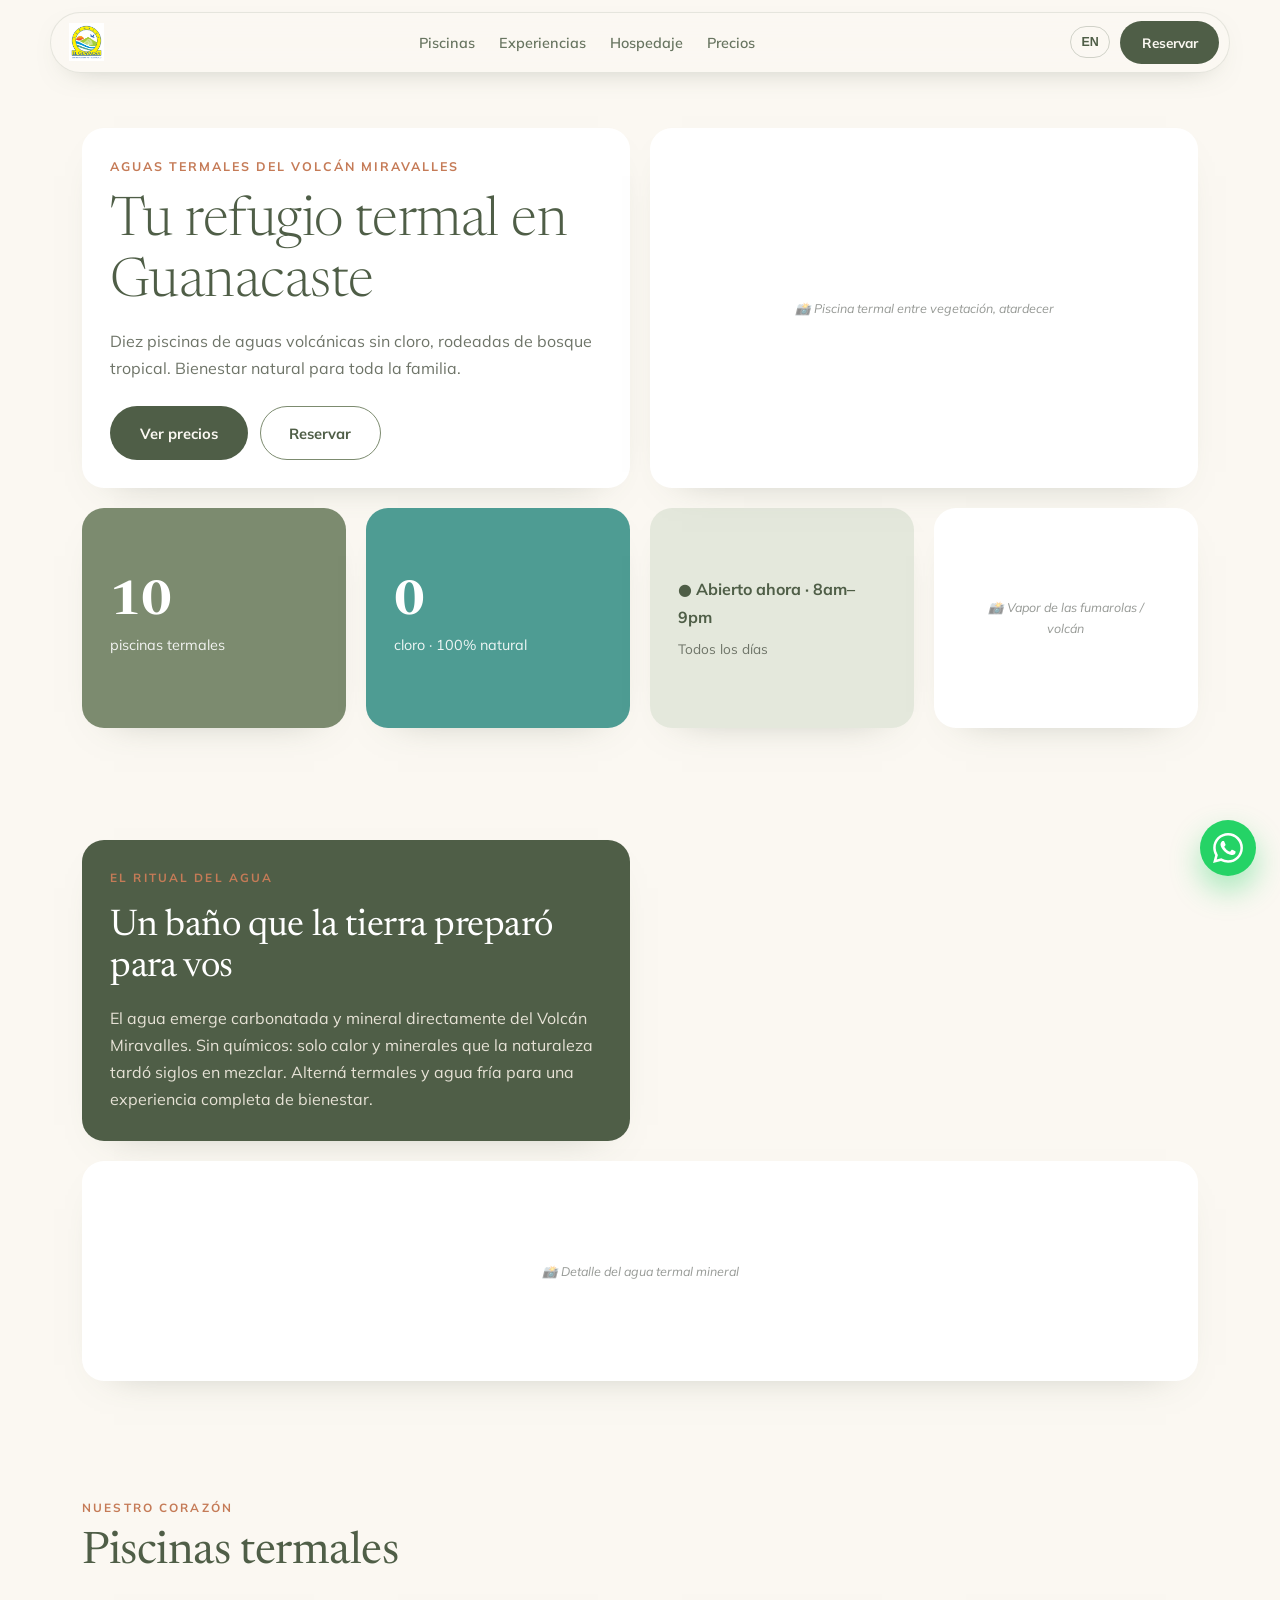
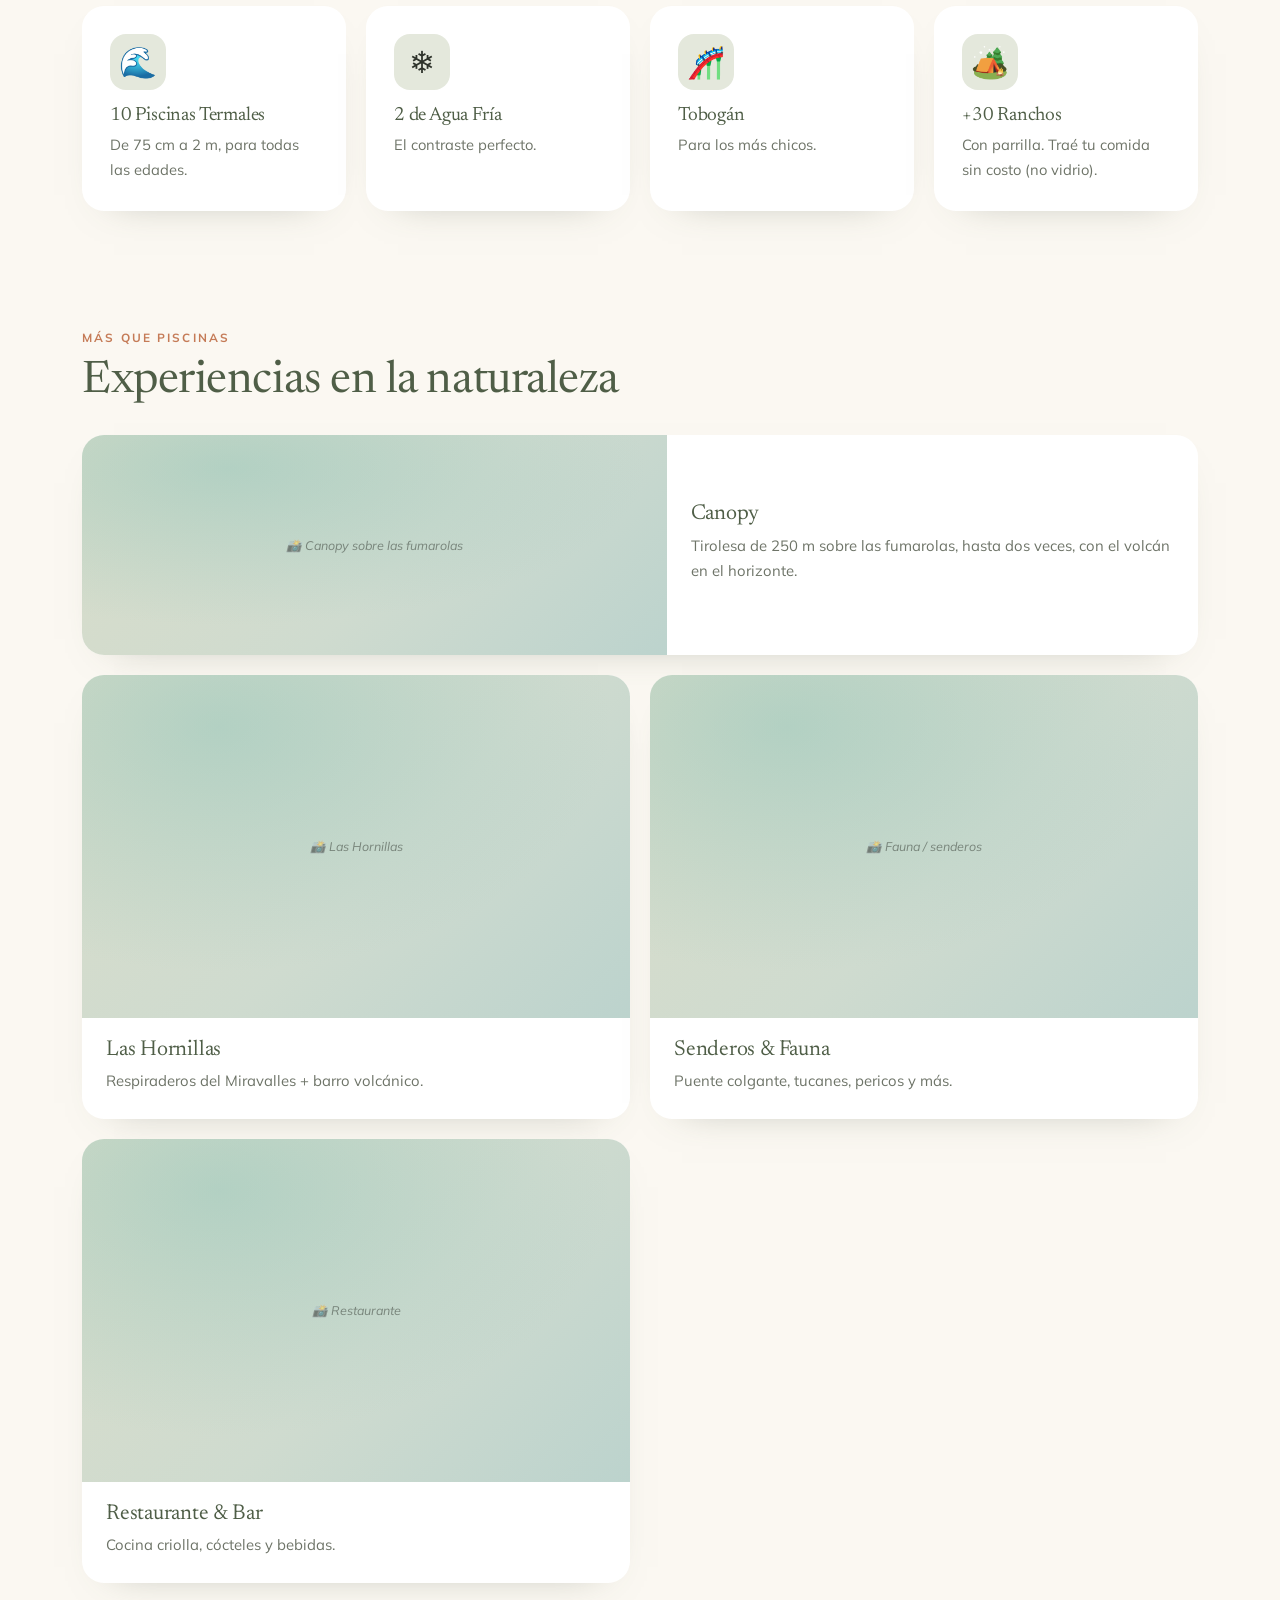
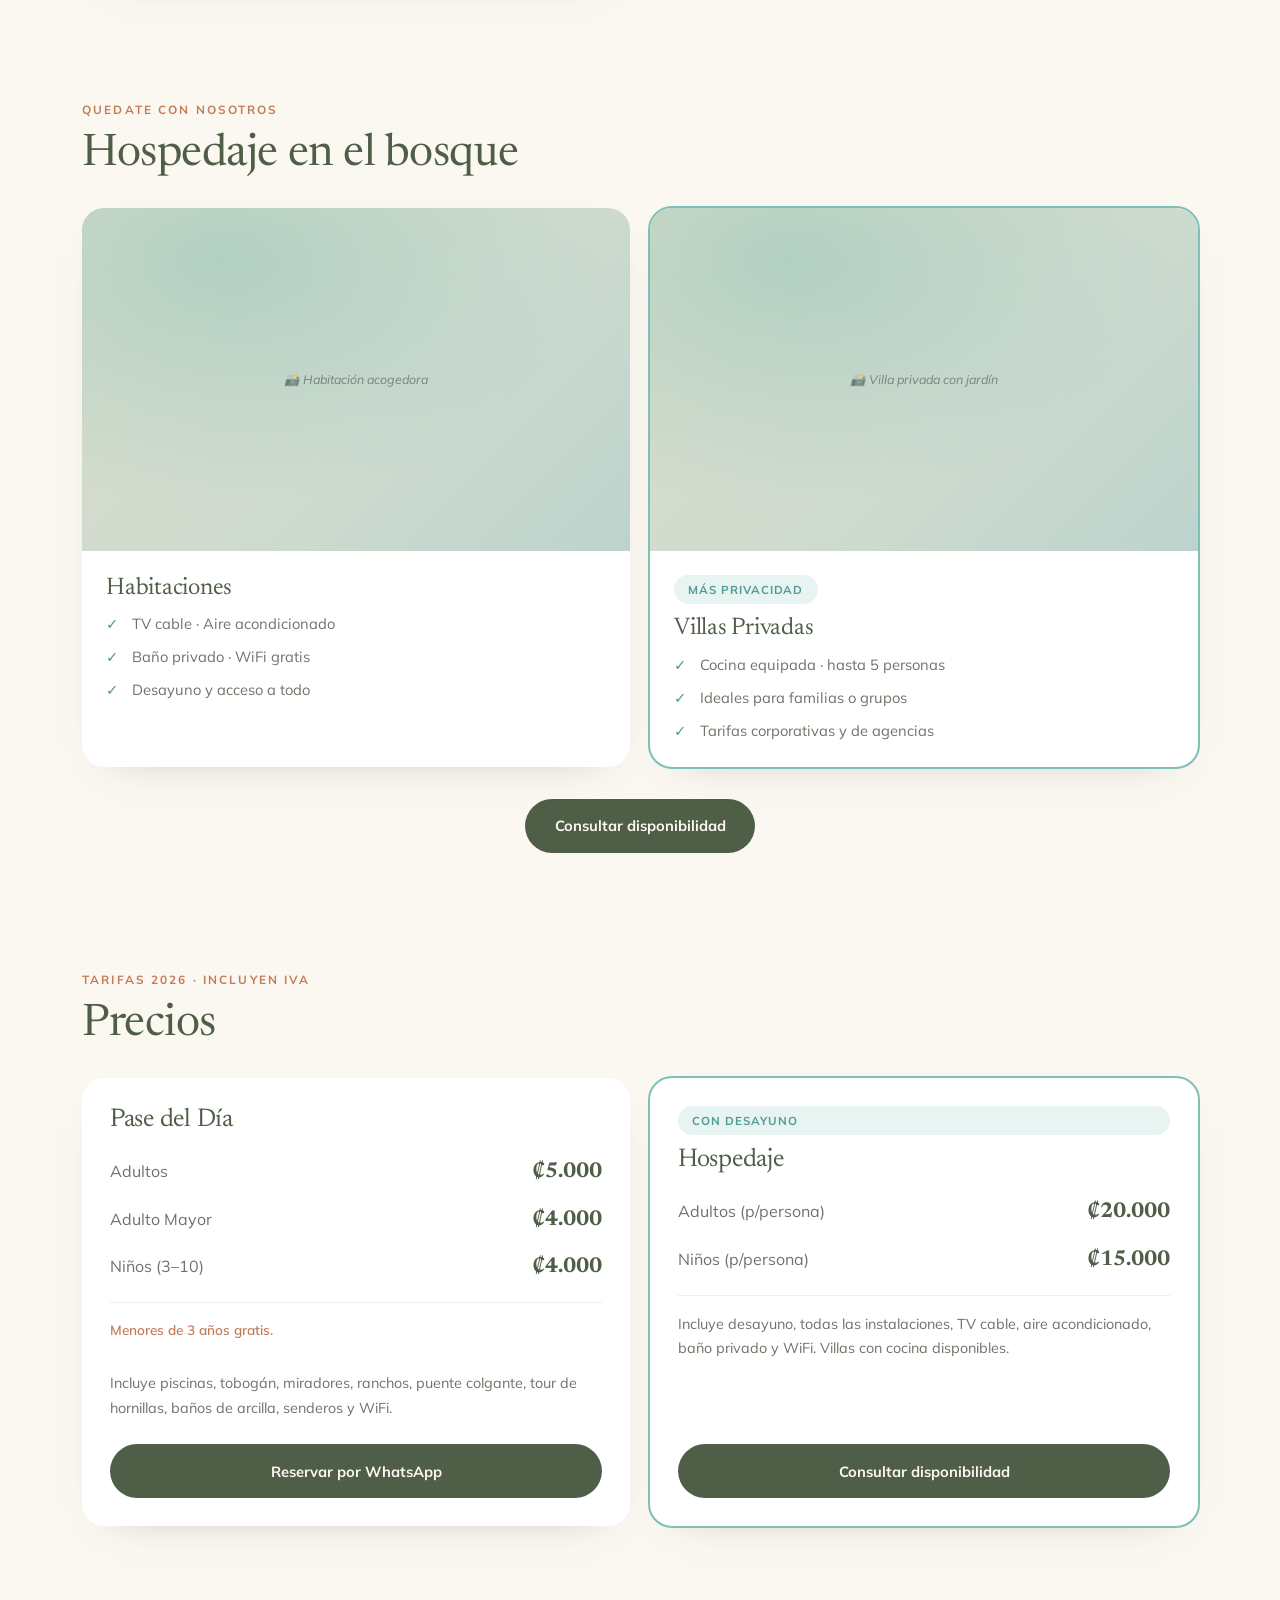
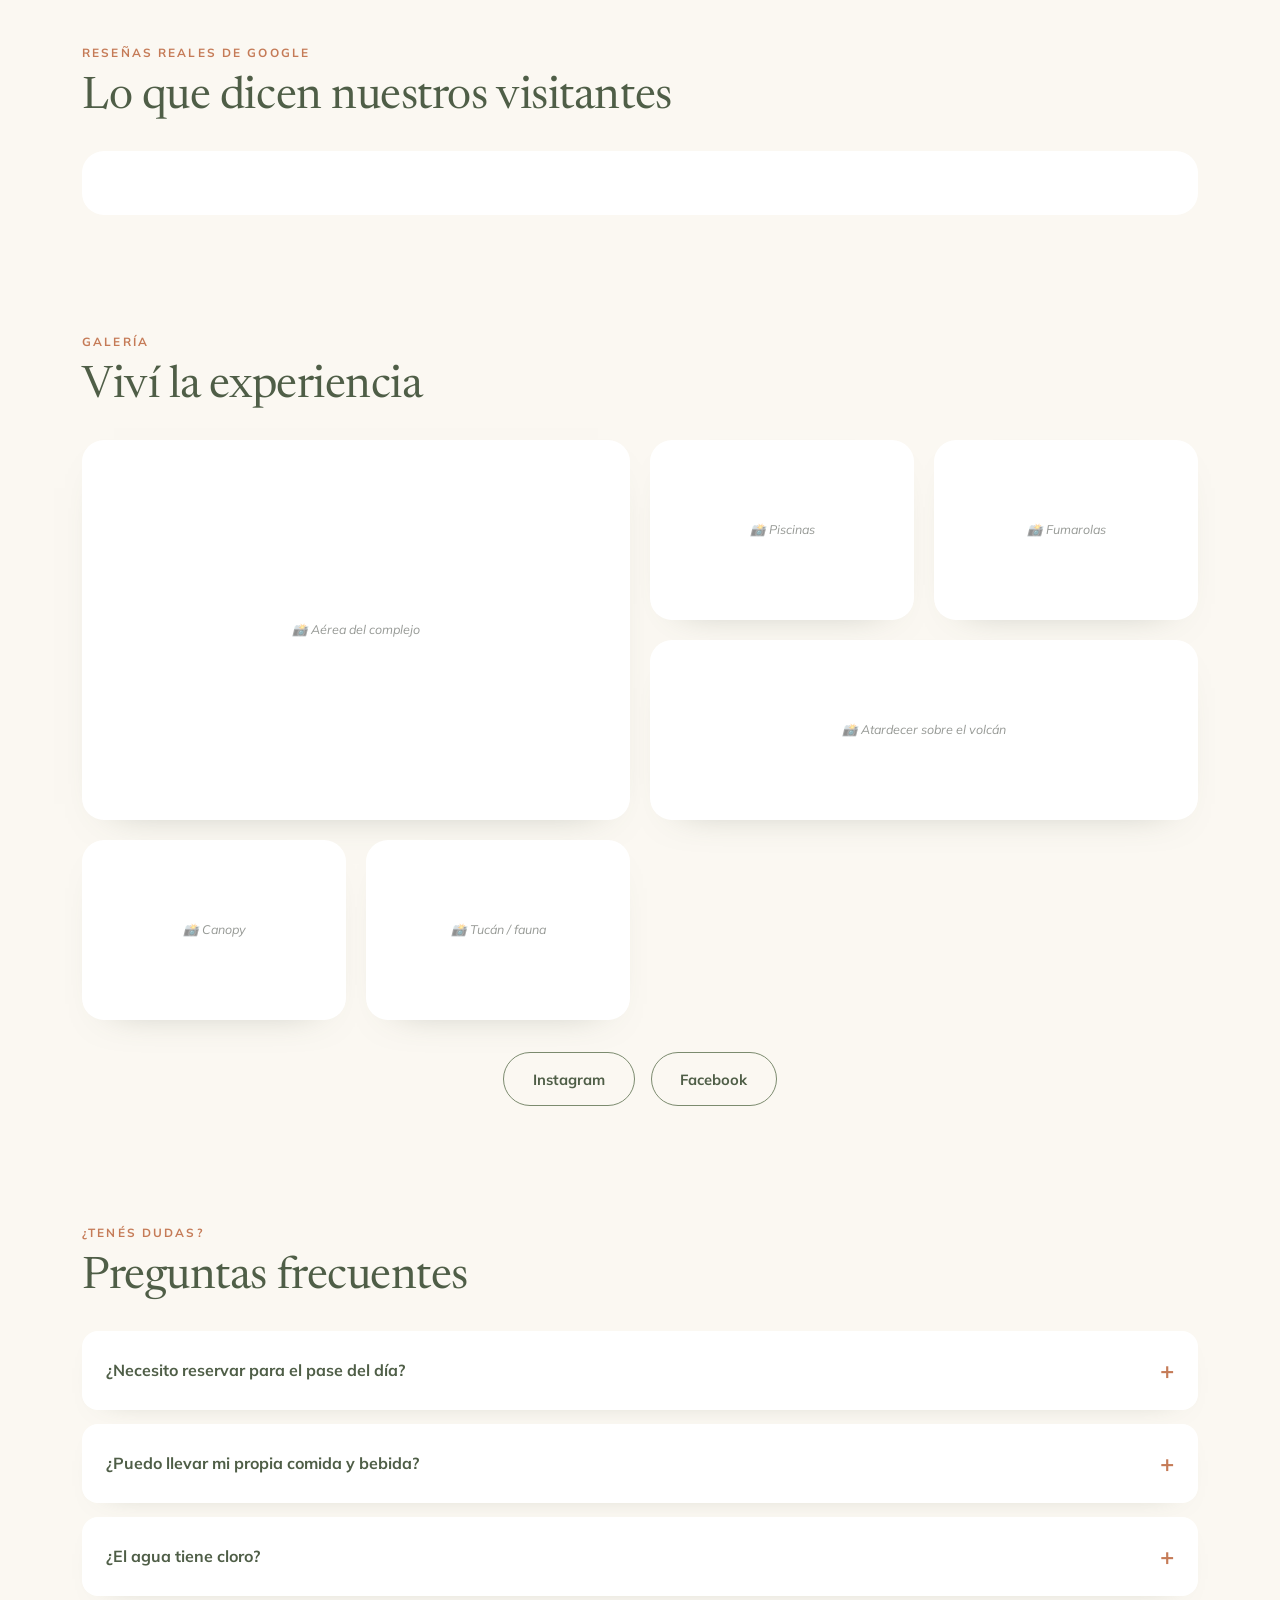
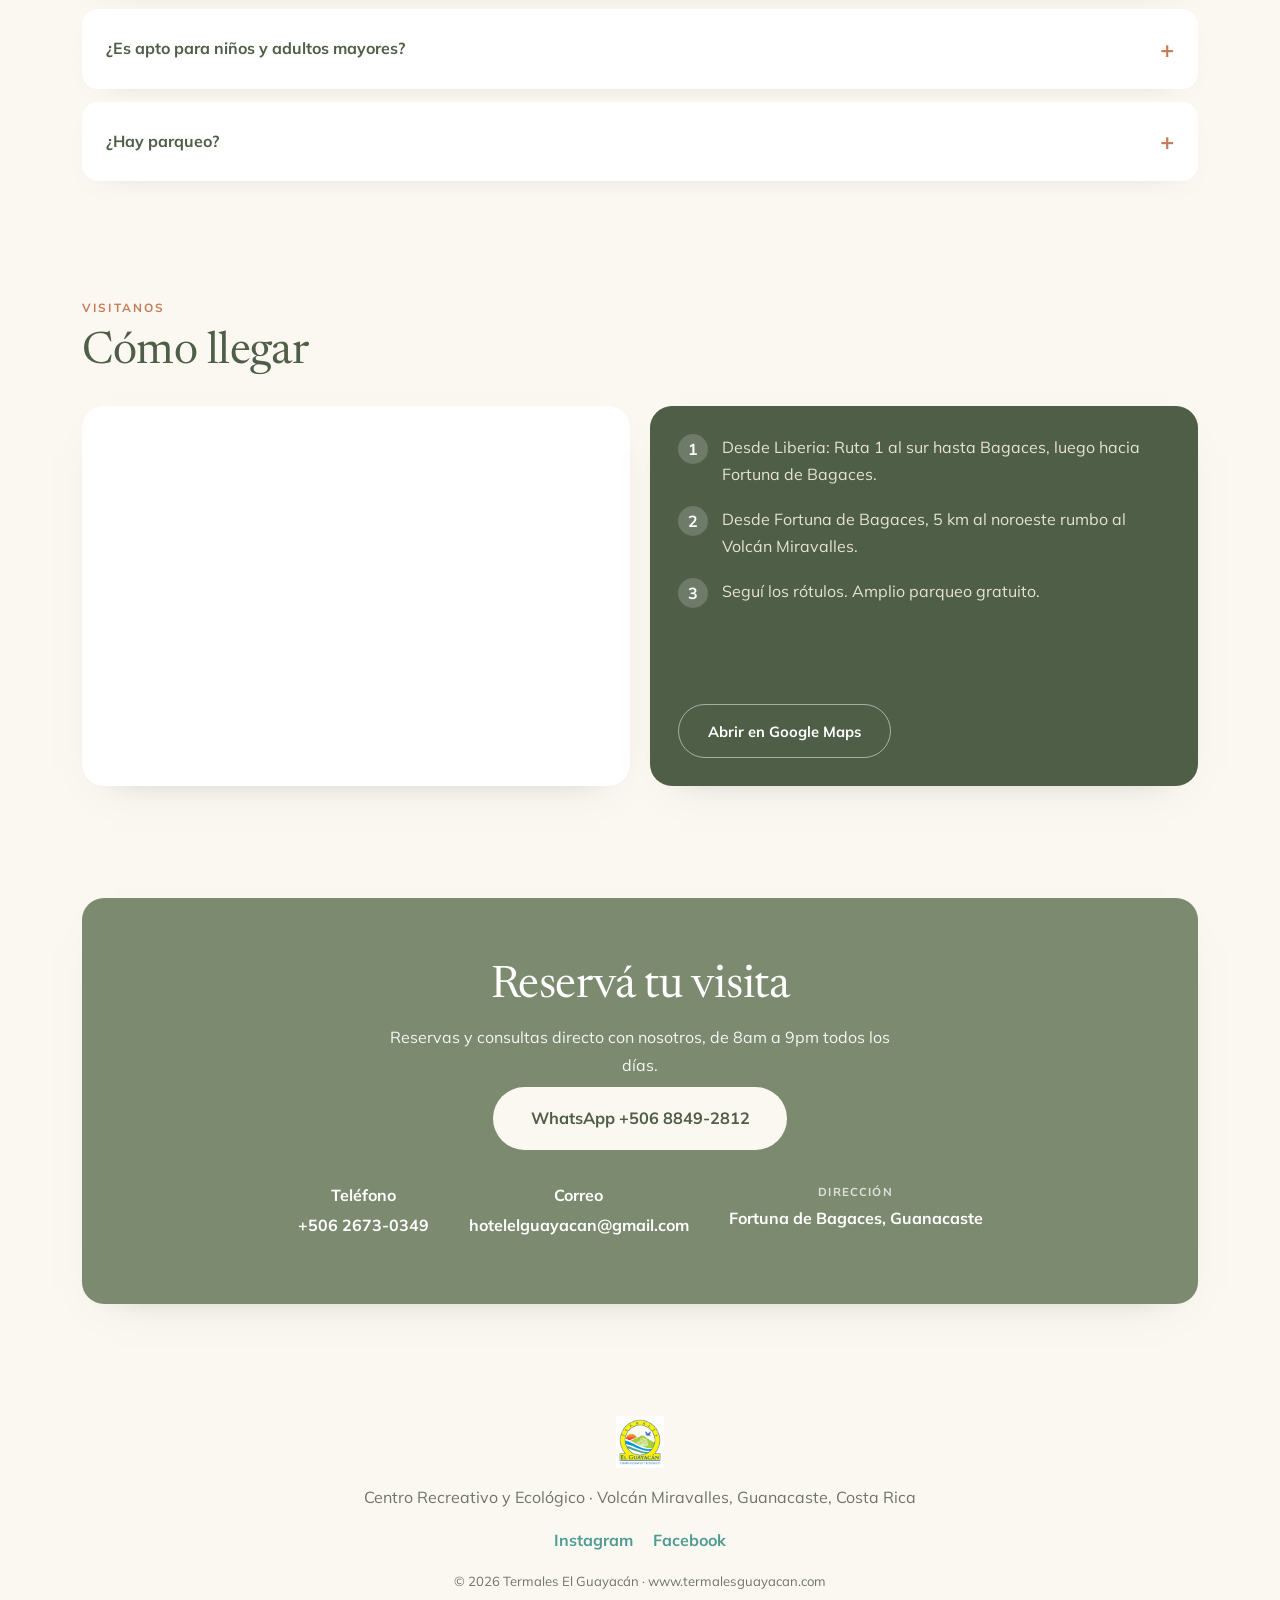
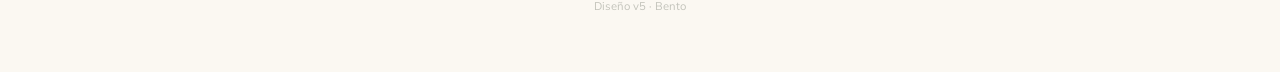
<file: 5/index.html>
<!DOCTYPE html>
<html lang="es">
<head>
  <meta charset="UTF-8">
  <meta name="viewport" content="width=device-width, initial-scale=1.0">
  <meta name="description" content="Termales El Guayacán — Centro Recreativo y Ecológico en Fortuna de Bagaces, Guanacaste, Costa Rica. 10 piscinas termales naturales del Volcán Miravalles. Abrimos 8am a 9pm todos los días.">
  <meta name="theme-color" content="#4F5E47">
  <link rel="canonical" href="https://www.termalesguayacan.com/">

  <meta property="og:title" content="Termales El Guayacán | Centro Recreativo y Ecológico">
  <meta property="og:description" content="10 piscinas de aguas termales volcánicas naturales, canopy, senderos y hospedaje en las faldas del Volcán Miravalles, Guanacaste, Costa Rica.">
  <meta property="og:image" content="https://www.termalesguayacan.com/logo.png">
  <meta property="og:url" content="https://www.termalesguayacan.com/">
  <meta property="og:type" content="website">
  <meta property="og:site_name" content="Termales El Guayacán">
  <meta property="og:locale" content="es_CR">
  <meta property="og:locale:alternate" content="en_US">

  <meta name="twitter:card" content="summary_large_image">
  <meta name="twitter:title" content="Termales El Guayacán | Centro Recreativo y Ecológico">
  <meta name="twitter:description" content="10 piscinas de aguas termales volcánicas naturales del Volcán Miravalles, en Guanacaste, Costa Rica.">
  <meta name="twitter:image" content="https://www.termalesguayacan.com/logo.png">

  <title>Termales El Guayacán | Centro Recreativo y Ecológico</title>
  <link rel="icon" type="image/png" href="logo.png">

  <link rel="preconnect" href="https://fonts.googleapis.com">
  <link rel="preconnect" href="https://fonts.gstatic.com" crossorigin>
  <link href="https://fonts.googleapis.com/css2?family=Newsreader:ital,opsz,wght@0,6..72,300..600;1,6..72,300..500&family=Mulish:wght@300;400;500;600;700&display=swap" rel="stylesheet">

  <link rel="stylesheet" href="https://unpkg.com/aos@2.3.4/dist/aos.css">
  <link rel="stylesheet" href="css/style.css">

  <script type="application/ld+json">
  {
    "@context": "https://schema.org",
    "@type": "Resort",
    "@id": "https://www.termalesguayacan.com/#resort",
    "name": "Termales El Guayacán",
    "alternateName": "Centro Recreativo y Ecológico El Guayacán",
    "description": "Centro Recreativo y Ecológico en las faldas del Volcán Miravalles, Guanacaste, Costa Rica. 10 piscinas termales de aguas volcánicas naturales sin cloro + 2 de agua fría, canopy, senderos, hospedaje y restaurante.",
    "url": "https://www.termalesguayacan.com/",
    "logo": "https://www.termalesguayacan.com/logo.png",
    "image": "https://www.termalesguayacan.com/logo.png",
    "telephone": "+506 2673-0349",
    "email": "hotelelguayacan@gmail.com",
    "priceRange": "₡₡",
    "currenciesAccepted": "CRC",
    "paymentAccepted": "Efectivo, Tarjeta",
    "address": {
      "@type": "PostalAddress",
      "streetAddress": "5 km al noroeste de Fortuna de Bagaces, faldas del Volcán Miravalles",
      "addressLocality": "Fortuna de Bagaces",
      "addressRegion": "Guanacaste",
      "addressCountry": "CR"
    },
    "geo": { "@type": "GeoCoordinates", "latitude": "10.69860", "longitude": "-85.15320" },
    "hasMap": "https://maps.google.com/maps?q=Termales+El+Guayacan+Fortuna+de+Bagaces+Costa+Rica",
    "openingHoursSpecification": [{
      "@type": "OpeningHoursSpecification",
      "dayOfWeek": ["Monday","Tuesday","Wednesday","Thursday","Friday","Saturday","Sunday"],
      "opens": "08:00", "closes": "21:00"
    }],
    "sameAs": [
      "https://www.instagram.com/termaleselguayacan/",
      "https://www.facebook.com/CentroRecreativoyEcologicoElGuayacan"
    ]
  }
  </script>
</head>
<body class="theme-bento">

  <a href="#inicio" class="skip-link" data-es="Saltar al contenido" data-en="Skip to content">Saltar al contenido</a>

  <!-- NAV (pill centrada) -->
  <nav class="navbar" id="navbar">
    <div class="nav-pill">
      <a href="#inicio" class="nav-logo"><img src="logo.png" alt="Termales El Guayacán"></a>
      <ul class="nav-links">
        <li><a href="#piscinas"     data-es="Piscinas"     data-en="Pools">Piscinas</a></li>
        <li><a href="#experiencias" data-es="Experiencias" data-en="Experiences">Experiencias</a></li>
        <li><a href="#hospedaje"    data-es="Hospedaje"    data-en="Lodging">Hospedaje</a></li>
        <li><a href="#precios"      data-es="Precios"      data-en="Prices">Precios</a></li>
      </ul>
      <div class="nav-actions">
        <button class="lang-toggle" id="langToggle" aria-label="Cambiar idioma">EN</button>
        <a href="https://wa.me/50688492812?text=Hola%2C%20me%20interesa%20información%20sobre%20Termales%20El%20Guayacán" class="btn-nav" target="_blank" rel="noopener" data-es="Reservar" data-en="Book">Reservar</a>
        <button class="hamburger" id="hamburger" aria-label="Menú"><span></span><span></span><span></span></button>
      </div>
    </div>
    <div class="mobile-menu" id="mobileMenu" aria-hidden="true">
      <button class="menu-close" id="menuClose" aria-label="Cerrar menú">✕</button>
      <ul>
        <li><a href="#piscinas"     data-es="Piscinas"     data-en="Pools">Piscinas</a></li>
        <li><a href="#experiencias" data-es="Experiencias" data-en="Experiences">Experiencias</a></li>
        <li><a href="#hospedaje"    data-es="Hospedaje"    data-en="Lodging">Hospedaje</a></li>
        <li><a href="#precios"      data-es="Precios"      data-en="Prices">Precios</a></li>
        <li><a href="#contacto"     data-es="Contacto"     data-en="Contact">Contacto</a></li>
      </ul>
      <a href="https://wa.me/50688492812?text=Hola%2C%20me%20interesa%20información%20sobre%20Termales%20El%20Guayacán" class="btn-primary" target="_blank" rel="noopener" data-es="Reservar por WhatsApp" data-en="Book via WhatsApp">Reservar por WhatsApp</a>
    </div>
  </nav>

  <!-- HERO BENTO -->
  <header class="wrap" id="inicio">
    <div class="bento bento-hero" data-aos="fade-up">
      <div class="tile tile-title">
        <p class="eyebrow" data-es="Aguas termales del Volcán Miravalles" data-en="Thermal waters of Volcán Miravalles">Aguas termales del Volcán Miravalles</p>
        <h1 data-es="Tu refugio termal en Guanacaste" data-en="Your thermal retreat in Guanacaste">Tu refugio termal en Guanacaste</h1>
        <p class="lede" data-es="Diez piscinas de aguas volcánicas sin cloro, rodeadas de bosque tropical. Bienestar natural para toda la familia." data-en="Ten chlorine-free volcanic pools, surrounded by tropical forest. Natural wellness for the whole family.">Diez piscinas de aguas volcánicas sin cloro, rodeadas de bosque tropical. Bienestar natural para toda la familia.</p>
        <div class="tile-ctas">
          <a href="#precios" class="btn-primary" data-es="Ver precios" data-en="See prices">Ver precios</a>
          <a href="https://wa.me/50688492812?text=Hola%2C%20me%20interesa%20información%20sobre%20Termales%20El%20Guayacán" class="btn-soft" target="_blank" rel="noopener" data-es="Reservar" data-en="Book">Reservar</a>
        </div>
      </div>
      <div class="tile tile-img img-placeholder soft"><span class="placeholder-label">📸 Piscina termal entre vegetación, atardecer</span></div>
      <div class="tile tile-stat c-sage"><b>10</b><span data-es="piscinas termales" data-en="thermal pools">piscinas termales</span></div>
      <div class="tile tile-stat c-water"><b>0</b><span data-es="cloro · 100% natural" data-en="chlorine · 100% natural">cloro · 100% natural</span></div>
      <div class="tile tile-open"><span class="open-status" id="openStatus" aria-live="polite"></span><span class="tile-open-sub" data-es="Todos los días" data-en="Every day">Todos los días</span></div>
      <div class="tile tile-img2 img-placeholder soft"><span class="placeholder-label">📸 Vapor de las fumarolas / volcán</span></div>
    </div>
  </header>

  <!-- BIENESTAR -->
  <section class="wrap" id="bienestar">
    <div class="bento bento-2">
      <div class="tile tile-feature c-deep" data-aos="fade-up">
        <span class="kicker" data-es="El ritual del agua" data-en="The water ritual">El ritual del agua</span>
        <h2 data-es="Un baño que la tierra preparó para vos" data-en="A bath the earth prepared for you">Un baño que la tierra preparó para vos</h2>
        <p data-es="El agua emerge carbonatada y mineral directamente del Volcán Miravalles. Sin químicos: solo calor y minerales que la naturaleza tardó siglos en mezclar. Alterná termales y agua fría para una experiencia completa de bienestar." data-en="Water emerges carbonated and mineral-rich straight from Volcán Miravalles. No chemicals: just warmth and minerals nature took centuries to blend. Alternate thermal and cold for a complete wellness experience.">El agua emerge carbonatada y mineral directamente del Volcán Miravalles. Sin químicos: solo calor y minerales que la naturaleza tardó siglos en mezclar. Alterná termales y agua fría para una experiencia completa de bienestar.</p>
      </div>
      <div class="tile tile-img img-placeholder soft" data-aos="fade-up" data-aos-delay="100"><span class="placeholder-label">📸 Detalle del agua termal mineral</span></div>
    </div>
  </section>

  <!-- PISCINAS (bento de features) -->
  <section class="wrap" id="piscinas">
    <div class="sec-head" data-aos="fade-up">
      <span class="kicker" data-es="Nuestro corazón" data-en="Our heart">Nuestro corazón</span>
      <h2 data-es="Piscinas termales" data-en="Thermal pools">Piscinas termales</h2>
    </div>
    <div class="bento bento-feat" data-aos="fade-up">
      <div class="tile tile-soft"><span class="ico">🌊</span><h3 data-es="10 Piscinas Termales" data-en="10 Thermal Pools">10 Piscinas Termales</h3><p data-es="De 75 cm a 2 m, para todas las edades." data-en="From 75 cm to 2 m, for all ages.">De 75 cm a 2 m, para todas las edades.</p></div>
      <div class="tile tile-soft"><span class="ico">❄️</span><h3 data-es="2 de Agua Fría" data-en="2 Cold Pools">2 de Agua Fría</h3><p data-es="El contraste perfecto." data-en="The perfect contrast.">El contraste perfecto.</p></div>
      <div class="tile tile-soft"><span class="ico">🎢</span><h3 data-es="Tobogán" data-en="Slide">Tobogán</h3><p data-es="Para los más chicos." data-en="For the little ones.">Para los más chicos.</p></div>
      <div class="tile tile-soft"><span class="ico">🏕️</span><h3 data-es="+30 Ranchos" data-en="+30 Shelters">+30 Ranchos</h3><p data-es="Con parrilla. Traé tu comida sin costo (no vidrio)." data-en="With grill. Bring food at no charge (no glass).">Con parrilla. Traé tu comida sin costo (no vidrio).</p></div>
    </div>
  </section>

  <!-- EXPERIENCIAS (bento) -->
  <section class="wrap" id="experiencias">
    <div class="sec-head" data-aos="fade-up">
      <span class="kicker" data-es="Más que piscinas" data-en="More than pools">Más que piscinas</span>
      <h2 data-es="Experiencias en la naturaleza" data-en="Experiences in nature">Experiencias en la naturaleza</h2>
    </div>
    <div class="bento bento-exp" data-aos="fade-up">
      <article class="tile tile-exp big"><div class="tile-exp-media img-placeholder soft"><span class="placeholder-label">📸 Canopy sobre las fumarolas</span></div><div class="tile-exp-body"><h3 data-es="Canopy" data-en="Canopy">Canopy</h3><p data-es="Tirolesa de 250 m sobre las fumarolas, hasta dos veces, con el volcán en el horizonte." data-en="250 m zip line over the fumaroles, up to twice, with the volcano on the horizon.">Tirolesa de 250 m sobre las fumarolas, hasta dos veces, con el volcán en el horizonte.</p></div></article>
      <article class="tile tile-exp"><div class="tile-exp-media img-placeholder soft"><span class="placeholder-label">📸 Las Hornillas</span></div><div class="tile-exp-body"><h3 data-es="Las Hornillas" data-en="The Fumaroles">Las Hornillas</h3><p data-es="Respiraderos del Miravalles + barro volcánico." data-en="Miravalles' vents + volcanic mud.">Respiraderos del Miravalles + barro volcánico.</p></div></article>
      <article class="tile tile-exp"><div class="tile-exp-media img-placeholder soft"><span class="placeholder-label">📸 Fauna / senderos</span></div><div class="tile-exp-body"><h3 data-es="Senderos & Fauna" data-en="Trails & Wildlife">Senderos & Fauna</h3><p data-es="Puente colgante, tucanes, pericos y más." data-en="Hanging bridge, toucans, parakeets and more.">Puente colgante, tucanes, pericos y más.</p></div></article>
      <article class="tile tile-exp"><div class="tile-exp-media img-placeholder soft"><span class="placeholder-label">📸 Restaurante</span></div><div class="tile-exp-body"><h3 data-es="Restaurante & Bar" data-en="Restaurant & Bar">Restaurante & Bar</h3><p data-es="Cocina criolla, cócteles y bebidas." data-en="Local cuisine, cocktails and drinks.">Cocina criolla, cócteles y bebidas.</p></div></article>
    </div>
  </section>

  <!-- HOSPEDAJE -->
  <section class="wrap" id="hospedaje">
    <div class="sec-head" data-aos="fade-up">
      <span class="kicker" data-es="Quedate con nosotros" data-en="Stay with us">Quedate con nosotros</span>
      <h2 data-es="Hospedaje en el bosque" data-en="Lodging in the forest">Hospedaje en el bosque</h2>
    </div>
    <div class="bento bento-2" data-aos="fade-up">
      <article class="tile tile-lodge">
        <div class="tile-lodge-media img-placeholder soft"><span class="placeholder-label">📸 Habitación acogedora</span></div>
        <div class="tile-lodge-body"><h3 data-es="Habitaciones" data-en="Rooms">Habitaciones</h3><ul class="amenities"><li data-es="TV cable · Aire acondicionado" data-en="Cable TV · AC">TV cable · Aire acondicionado</li><li data-es="Baño privado · WiFi gratis" data-en="Private bath · Free WiFi">Baño privado · WiFi gratis</li><li data-es="Desayuno y acceso a todo" data-en="Breakfast and full access">Desayuno y acceso a todo</li></ul></div>
      </article>
      <article class="tile tile-lodge featured">
        <div class="tile-lodge-media img-placeholder soft"><span class="placeholder-label">📸 Villa privada con jardín</span></div>
        <div class="tile-lodge-body"><span class="pill" data-es="Más privacidad" data-en="More privacy">Más privacidad</span><h3 data-es="Villas Privadas" data-en="Private Villas">Villas Privadas</h3><ul class="amenities"><li data-es="Cocina equipada · hasta 5 personas" data-en="Equipped kitchen · up to 5">Cocina equipada · hasta 5 personas</li><li data-es="Ideales para familias o grupos" data-en="Ideal for families or groups">Ideales para familias o grupos</li><li data-es="Tarifas corporativas y de agencias" data-en="Corporate and agency rates">Tarifas corporativas y de agencias</li></ul></div>
      </article>
    </div>
    <div class="center"><a href="https://wa.me/50688492812?text=Hola%2C%20quisiera%20información%20sobre%20hospedaje%20en%20Termales%20El%20Guayacán" class="btn-primary" target="_blank" rel="noopener" data-es="Consultar disponibilidad" data-en="Check availability">Consultar disponibilidad</a></div>
  </section>

  <!-- PRECIOS -->
  <section class="wrap" id="precios">
    <div class="sec-head" data-aos="fade-up">
      <span class="kicker" data-es="Tarifas 2026 · incluyen IVA" data-en="2026 rates · VAT included">Tarifas 2026 · incluyen IVA</span>
      <h2 data-es="Precios" data-en="Prices">Precios</h2>
    </div>
    <div class="bento bento-2" data-aos="fade-up">
      <div class="tile tile-price">
        <h3 data-es="Pase del Día" data-en="Day Pass">Pase del Día</h3>
        <div class="price-rows">
          <div><span data-es="Adultos" data-en="Adults">Adultos</span><b>₡5.000</b></div>
          <div><span data-es="Adulto Mayor" data-en="Senior">Adulto Mayor</span><b>₡4.000</b></div>
          <div><span data-es="Niños (3–10)" data-en="Children (3–10)">Niños (3–10)</span><b>₡4.000</b></div>
        </div>
        <p class="note" data-es="Menores de 3 años gratis." data-en="Under 3 free.">Menores de 3 años gratis.</p>
        <p class="incl" data-es="Incluye piscinas, tobogán, miradores, ranchos, puente colgante, tour de hornillas, baños de arcilla, senderos y WiFi." data-en="Includes pools, slide, viewpoints, shelters, hanging bridge, fumaroles tour, clay baths, trails and WiFi.">Incluye piscinas, tobogán, miradores, ranchos, puente colgante, tour de hornillas, baños de arcilla, senderos y WiFi.</p>
        <a href="https://wa.me/50688492812?text=Hola%2C%20quisiera%20información%20sobre%20el%20Pase%20del%20Día%20en%20Termales%20El%20Guayacán" class="btn-primary btn-full" target="_blank" rel="noopener" data-es="Reservar por WhatsApp" data-en="Book via WhatsApp">Reservar por WhatsApp</a>
      </div>
      <div class="tile tile-price featured">
        <span class="pill" data-es="Con desayuno" data-en="Breakfast incl.">Con desayuno</span>
        <h3 data-es="Hospedaje" data-en="Lodging">Hospedaje</h3>
        <div class="price-rows">
          <div><span data-es="Adultos (p/persona)" data-en="Adults (per person)">Adultos (p/persona)</span><b>₡20.000</b></div>
          <div><span data-es="Niños (p/persona)" data-en="Children (per person)">Niños (p/persona)</span><b>₡15.000</b></div>
        </div>
        <p class="incl" data-es="Incluye desayuno, todas las instalaciones, TV cable, aire acondicionado, baño privado y WiFi. Villas con cocina disponibles." data-en="Includes breakfast, all facilities, cable TV, AC, private bathroom and WiFi. Villas with kitchen available.">Incluye desayuno, todas las instalaciones, TV cable, aire acondicionado, baño privado y WiFi. Villas con cocina disponibles.</p>
        <a href="https://wa.me/50688492812?text=Hola%2C%20quisiera%20información%20sobre%20hospedaje%20en%20Termales%20El%20Guayacán" class="btn-primary btn-full" target="_blank" rel="noopener" data-es="Consultar disponibilidad" data-en="Check availability">Consultar disponibilidad</a>
      </div>
    </div>
  </section>

  <!-- OPINIONES -->
  <section class="wrap" id="opiniones">
    <div class="sec-head" data-aos="fade-up">
      <span class="kicker" data-es="Reseñas reales de Google" data-en="Real Google reviews">Reseñas reales de Google</span>
      <h2 data-es="Lo que dicen nuestros visitantes" data-en="What our visitors say">Lo que dicen nuestros visitantes</h2>
    </div>
    <div class="tile tile-reviews" data-aos="fade-up"><div id="featurable-ad122b03-c322-4758-8b33-d8fdd08db3e1" data-featurable-async></div></div>
  </section>

  <!-- GALERÍA (bento imágenes) -->
  <section class="wrap" id="galeria">
    <div class="sec-head" data-aos="fade-up">
      <span class="kicker" data-es="Galería" data-en="Gallery">Galería</span>
      <h2 data-es="Viví la experiencia" data-en="Live the experience">Viví la experiencia</h2>
    </div>
    <div class="bento bento-gallery" data-aos="fade-up">
      <div class="tile g-big img-placeholder soft"><span class="placeholder-label">📸 Aérea del complejo</span></div>
      <div class="tile img-placeholder soft"><span class="placeholder-label">📸 Piscinas</span></div>
      <div class="tile img-placeholder soft"><span class="placeholder-label">📸 Fumarolas</span></div>
      <div class="tile g-wide img-placeholder soft"><span class="placeholder-label">📸 Atardecer sobre el volcán</span></div>
      <div class="tile img-placeholder soft"><span class="placeholder-label">📸 Canopy</span></div>
      <div class="tile img-placeholder soft"><span class="placeholder-label">📸 Tucán / fauna</span></div>
    </div>
    <div class="center social-links">
      <a href="https://www.instagram.com/termaleselguayacan/" target="_blank" rel="noopener" class="btn-soft">Instagram</a>
      <a href="https://www.facebook.com/CentroRecreativoyEcologicoElGuayacan" target="_blank" rel="noopener" class="btn-soft">Facebook</a>
    </div>
  </section>

  <!-- FAQ -->
  <section class="wrap" id="faq">
    <div class="sec-head" data-aos="fade-up">
      <span class="kicker" data-es="¿Tenés dudas?" data-en="Questions?">¿Tenés dudas?</span>
      <h2 data-es="Preguntas frecuentes" data-en="Frequently asked questions">Preguntas frecuentes</h2>
    </div>
    <div class="faq-list" data-aos="fade-up">
      <details class="faq-item"><summary data-es="¿Necesito reservar para el pase del día?" data-en="Do I need a reservation for the day pass?">¿Necesito reservar para el pase del día?</summary><div class="faq-answer"><p data-es="No. El pase del día no requiere reserva: llegás de 8am a 9pm, todos los días. Para hospedaje sí conviene consultar por WhatsApp." data-en="No. The day pass needs no reservation — arrive 8am–9pm, every day. For lodging, check via WhatsApp.">No. El pase del día no requiere reserva: llegás de 8am a 9pm, todos los días. Para hospedaje sí conviene consultar por WhatsApp.</p></div></details>
      <details class="faq-item"><summary data-es="¿Puedo llevar mi propia comida y bebida?" data-en="Can I bring my own food and drinks?">¿Puedo llevar mi propia comida y bebida?</summary><div class="faq-answer"><p data-es="Sí, sin costo adicional. Hay +30 ranchos con parrilla. No se permite vidrio." data-en="Yes, at no extra charge. 30+ shelters with grills. No glass allowed.">Sí, sin costo adicional. Hay +30 ranchos con parrilla. No se permite vidrio.</p></div></details>
      <details class="faq-item"><summary data-es="¿El agua tiene cloro?" data-en="Does the water contain chlorine?">¿El agua tiene cloro?</summary><div class="faq-answer"><p data-es="No. Aguas volcánicas carbonatadas del Miravalles; los minerales mantienen el agua limpia sin químicos." data-en="No. Carbonated volcanic waters from Miravalles; minerals keep the water clean without chemicals.">No. Aguas volcánicas carbonatadas del Miravalles; los minerales mantienen el agua limpia sin químicos.</p></div></details>
      <details class="faq-item"><summary data-es="¿Es apto para niños y adultos mayores?" data-en="Is it suitable for children and seniors?">¿Es apto para niños y adultos mayores?</summary><div class="faq-answer"><p data-es="Sí. Piscinas desde 75 cm. Niños 3–10 y adultos mayores con tarifa reducida; menores de 3 gratis. Acceso para movilidad reducida." data-en="Yes. Pools from 75 cm. Children 3–10 and seniors at a reduced rate; under-3s free. Accessible for reduced mobility.">Sí. Piscinas desde 75 cm. Niños 3–10 y adultos mayores con tarifa reducida; menores de 3 gratis. Acceso para movilidad reducida.</p></div></details>
      <details class="faq-item"><summary data-es="¿Hay parqueo?" data-en="Is there parking?">¿Hay parqueo?</summary><div class="faq-answer"><p data-es="Sí, amplio y gratuito." data-en="Yes, ample and free.">Sí, amplio y gratuito.</p></div></details>
    </div>
  </section>

  <!-- CÓMO LLEGAR + CONTACTO bento -->
  <section class="wrap" id="como-llegar">
    <div class="sec-head" data-aos="fade-up">
      <span class="kicker" data-es="Visitanos" data-en="Visit us">Visitanos</span>
      <h2 data-es="Cómo llegar" data-en="How to get here">Cómo llegar</h2>
    </div>
    <div class="bento bento-2" data-aos="fade-up">
      <div class="tile tile-map"><iframe src="https://www.openstreetmap.org/export/embed.html?bbox=-85.22%2C10.70%2C-85.17%2C10.73&layer=mapnik&marker=10.71782%2C-85.19589" width="100%" height="380" style="border:0;" allowfullscreen="" loading="lazy" referrerpolicy="no-referrer-when-downgrade" title="Mapa de Termales El Guayacán"></iframe></div>
      <div class="tile tile-steps c-deep">
        <div class="step"><span>1</span><p data-es="Desde Liberia: Ruta 1 al sur hasta Bagaces, luego hacia Fortuna de Bagaces." data-en="From Liberia: Route 1 south to Bagaces, then towards Fortuna de Bagaces.">Desde Liberia: Ruta 1 al sur hasta Bagaces, luego hacia Fortuna de Bagaces.</p></div>
        <div class="step"><span>2</span><p data-es="Desde Fortuna de Bagaces, 5 km al noroeste rumbo al Volcán Miravalles." data-en="From Fortuna de Bagaces, 5 km northwest towards Volcán Miravalles.">Desde Fortuna de Bagaces, 5 km al noroeste rumbo al Volcán Miravalles.</p></div>
        <div class="step"><span>3</span><p data-es="Seguí los rótulos. Amplio parqueo gratuito." data-en="Follow the signs. Ample free parking.">Seguí los rótulos. Amplio parqueo gratuito.</p></div>
        <a href="https://maps.google.com/maps?q=Termales+El+Guayacan+Fortuna+de+Bagaces+Costa+Rica" target="_blank" rel="noopener" class="btn-soft light" data-es="Abrir en Google Maps" data-en="Open in Google Maps">Abrir en Google Maps</a>
      </div>
    </div>
  </section>

  <!-- CONTACTO -->
  <section class="wrap" id="contacto">
    <div class="tile tile-contact c-sage" data-aos="fade-up">
      <h2 data-es="Reservá tu visita" data-en="Book your visit">Reservá tu visita</h2>
      <p data-es="Reservas y consultas directo con nosotros, de 8am a 9pm todos los días." data-en="Reservations and inquiries directly with us, 8am–9pm every day.">Reservas y consultas directo con nosotros, de 8am a 9pm todos los días.</p>
      <a href="https://wa.me/50688492812?text=Hola%2C%20me%20interesa%20información%20sobre%20Termales%20El%20Guayacán" class="btn-light btn-big" target="_blank" rel="noopener">WhatsApp +506 8849-2812</a>
      <div class="contacto-rows">
        <a href="tel:+50626730349"><span data-es="Teléfono" data-en="Phone">Teléfono</span>+506 2673-0349</a>
        <a href="mailto:hotelelguayacan@gmail.com"><span data-es="Correo" data-en="Email">Correo</span>hotelelguayacan@gmail.com</a>
        <span><span data-es="Dirección" data-en="Address">Dirección</span>Fortuna de Bagaces, Guanacaste</span>
      </div>
    </div>
  </section>

  <footer class="footer wrap">
    <img src="logo.png" alt="Termales El Guayacán" class="footer-logo">
    <p data-es="Centro Recreativo y Ecológico · Volcán Miravalles, Guanacaste, Costa Rica" data-en="Recreational & Ecological Center · Volcán Miravalles, Guanacaste, Costa Rica">Centro Recreativo y Ecológico · Volcán Miravalles, Guanacaste, Costa Rica</p>
    <div class="footer-social">
      <a href="https://www.instagram.com/termaleselguayacan/" target="_blank" rel="noopener">Instagram</a>
      <a href="https://www.facebook.com/CentroRecreativoyEcologicoElGuayacan" target="_blank" rel="noopener">Facebook</a>
    </div>
    <p class="copy">© 2026 Termales El Guayacán · www.termalesguayacan.com</p>
    <p style="font-size:.7rem;opacity:.4;text-align:center;margin-top:.3rem">Diseño v5 · Bento</p>
  </footer>

  <a href="https://wa.me/50688492812?text=Hola%2C%20me%20interesa%20información%20sobre%20Termales%20El%20Guayacán" class="whatsapp-fab" target="_blank" rel="noopener" aria-label="Contactar por WhatsApp">
    <svg xmlns="http://www.w3.org/2000/svg" width="30" height="30" viewBox="0 0 24 24" fill="currentColor" aria-hidden="true"><path d="M17.472 14.382c-.297-.149-1.758-.867-2.03-.967-.273-.099-.471-.148-.67.15-.197.297-.767.966-.94 1.164-.173.199-.347.223-.644.075-.297-.15-1.255-.463-2.39-1.475-.883-.788-1.48-1.761-1.653-2.059-.173-.297-.018-.458.13-.606.134-.133.298-.347.446-.52.149-.174.198-.298.298-.497.099-.198.05-.371-.025-.52-.075-.149-.669-1.612-.916-2.207-.242-.579-.487-.5-.669-.51-.173-.008-.371-.01-.57-.01-.198 0-.52.074-.792.372-.272.297-1.04 1.016-1.04 2.479 0 1.462 1.065 2.875 1.213 3.074.149.198 2.096 3.2 5.077 4.487.709.306 1.262.489 1.694.625.712.227 1.36.195 1.871.118.571-.085 1.758-.719 2.006-1.413.248-.694.248-1.289.173-1.413-.074-.124-.272-.198-.57-.347m-5.421 7.403h-.004a9.87 9.87 0 01-5.031-1.378l-.361-.214-3.741.982.998-3.648-.235-.374a9.86 9.86 0 01-1.51-5.26c.001-5.45 4.436-9.884 9.888-9.884 2.64 0 5.122 1.03 6.988 2.898a9.825 9.825 0 012.893 6.994c-.003 5.45-4.437 9.884-9.885 9.884m8.413-18.297A11.815 11.815 0 0012.05 0C5.495 0 .16 5.335.157 11.892c0 2.096.547 4.142 1.588 5.945L.057 24l6.305-1.654a11.882 11.882 0 005.683 1.448h.005c6.554 0 11.89-5.335 11.893-11.893a11.821 11.821 0 00-3.48-8.413z"/></svg>
  </a>

  <script src="https://unpkg.com/aos@2.3.4/dist/aos.js"></script>
  <script src="js/main.js"></script>
  <script src="https://featurable.com/assets/bundle.js" defer charset="UTF-8"></script>
</body>
</html>
</file>
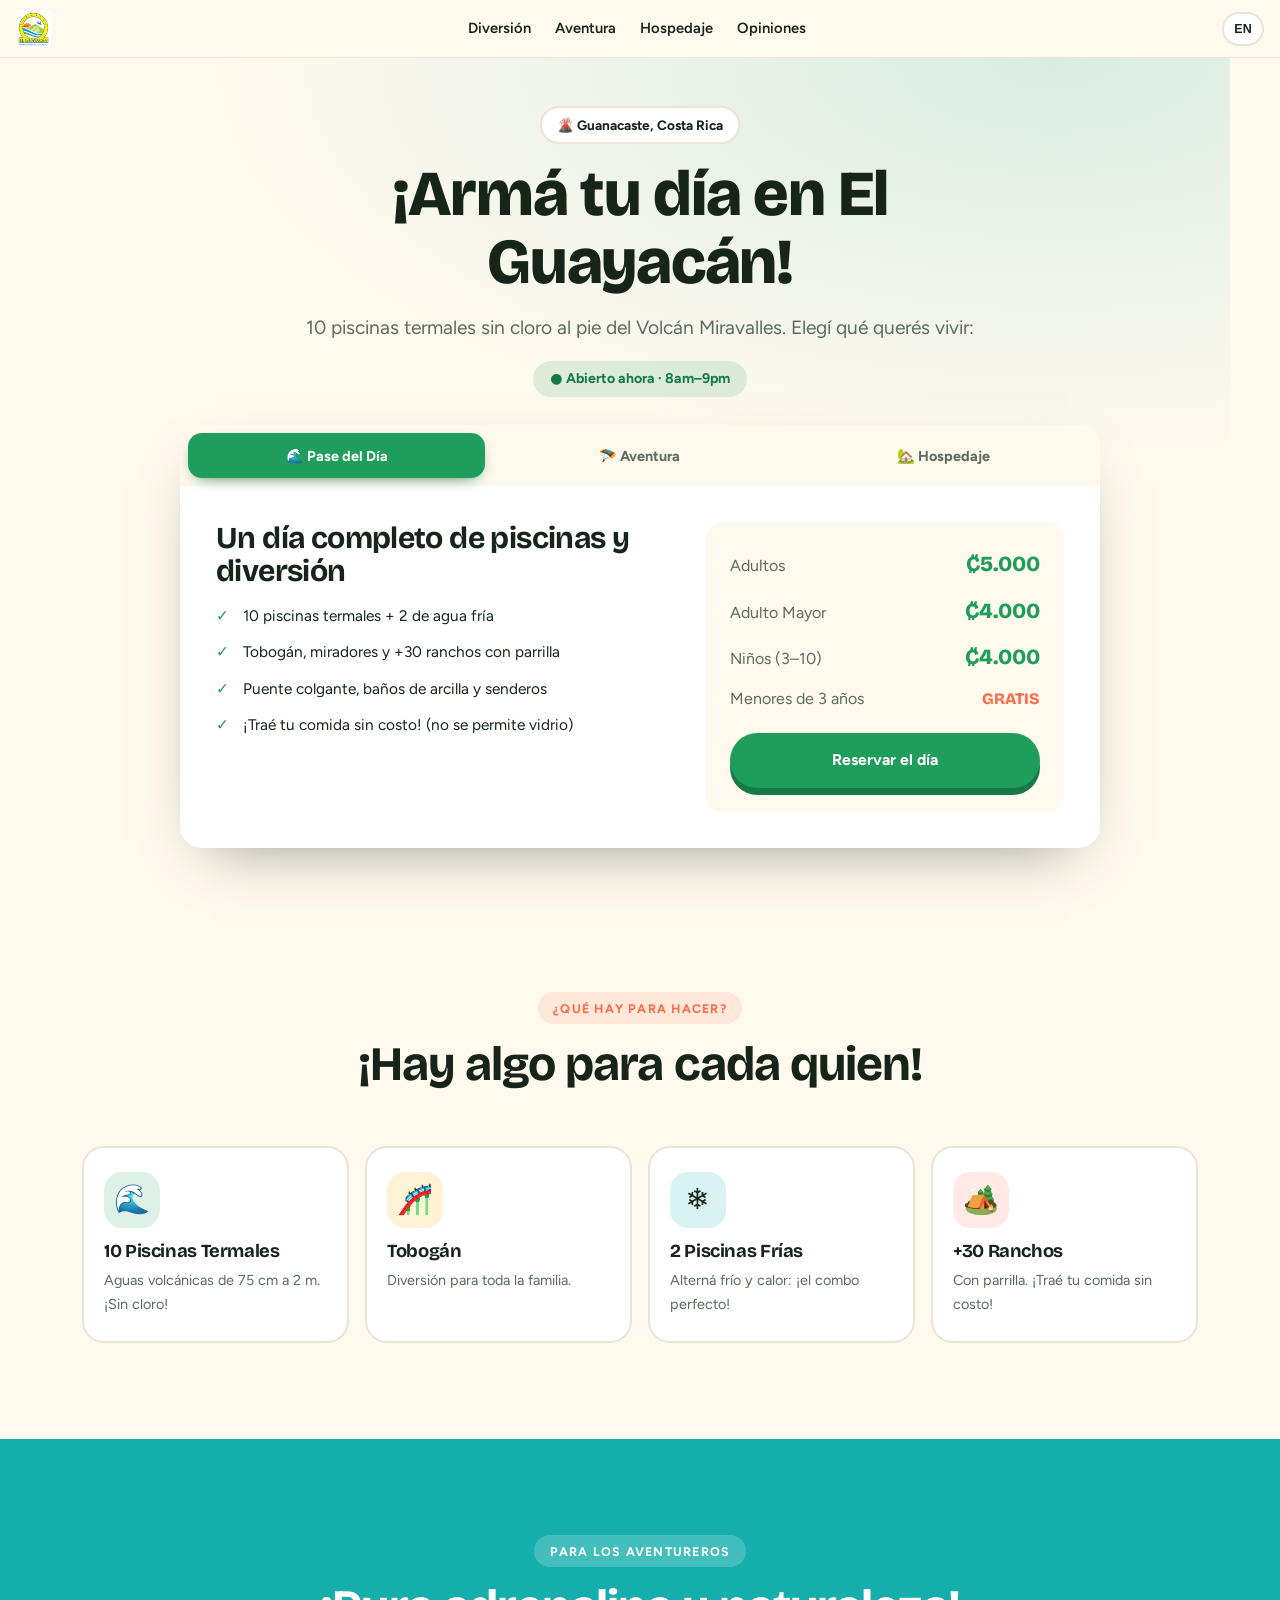
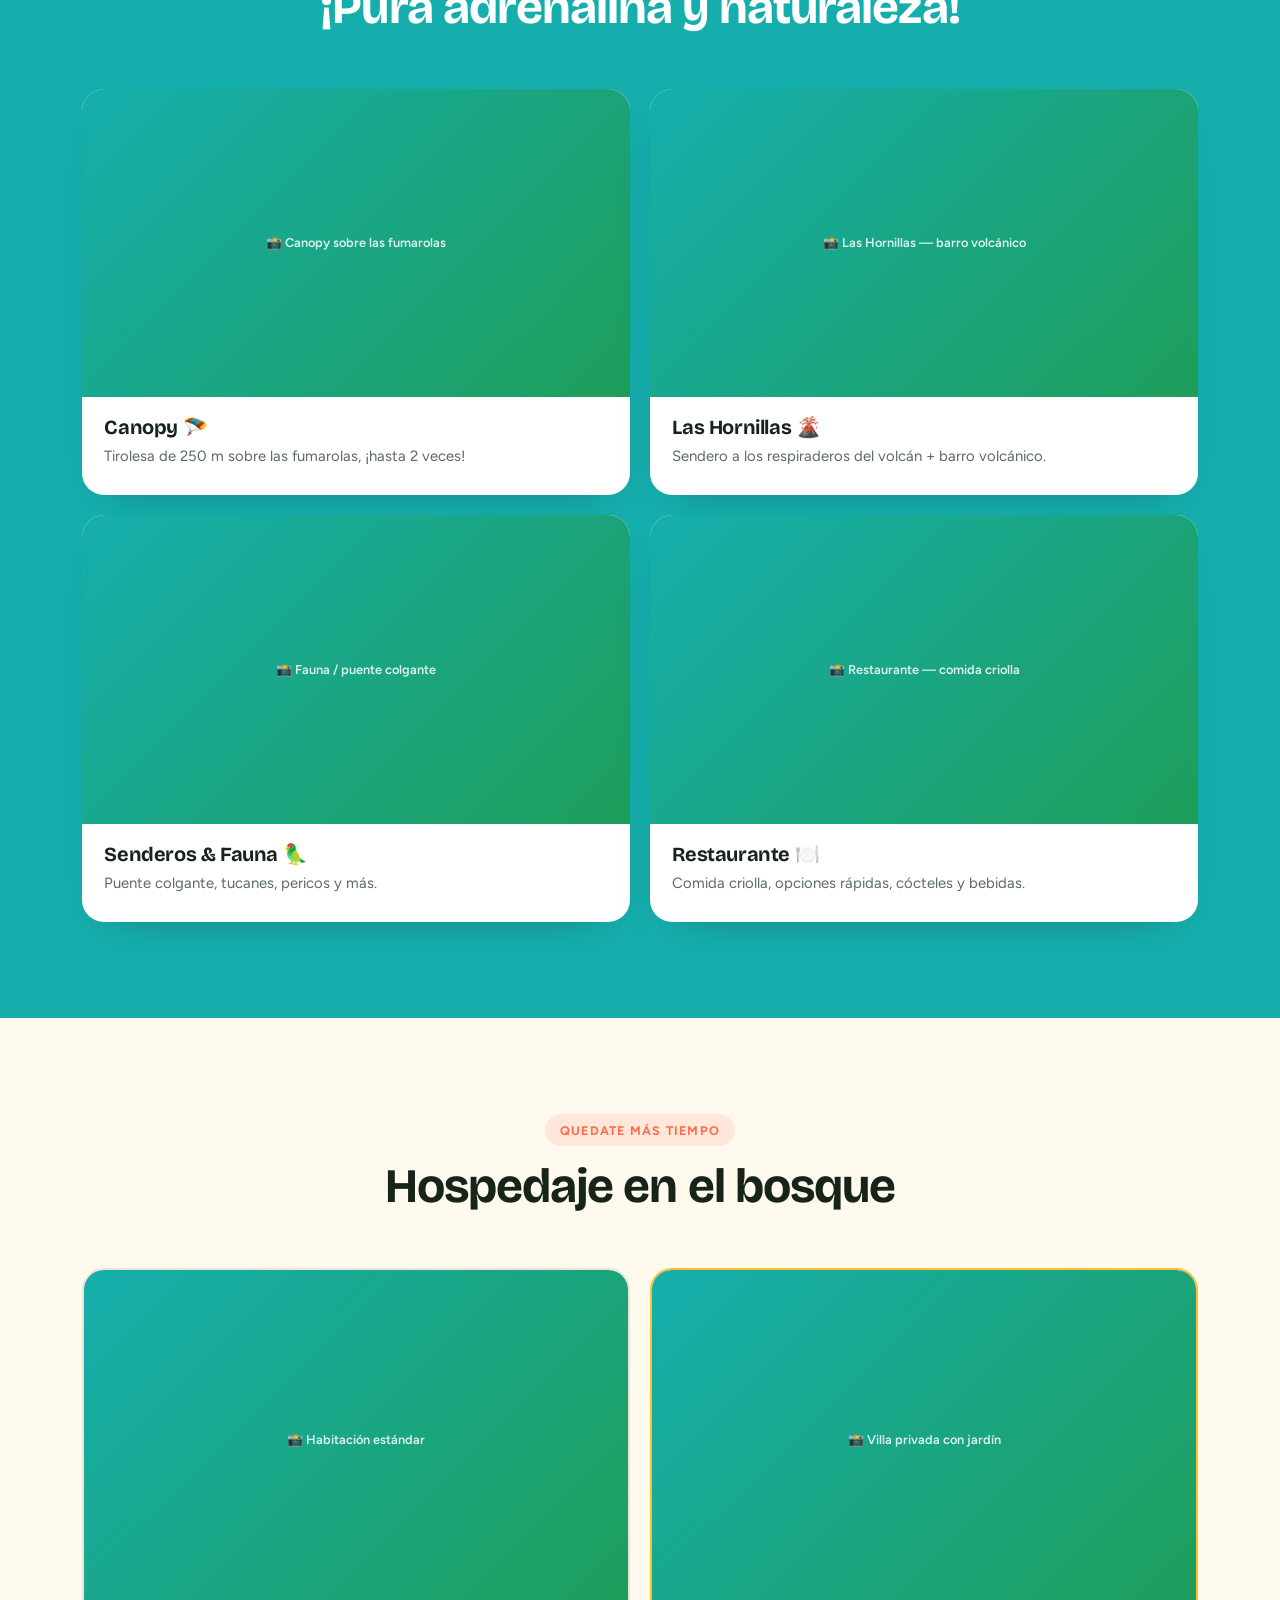
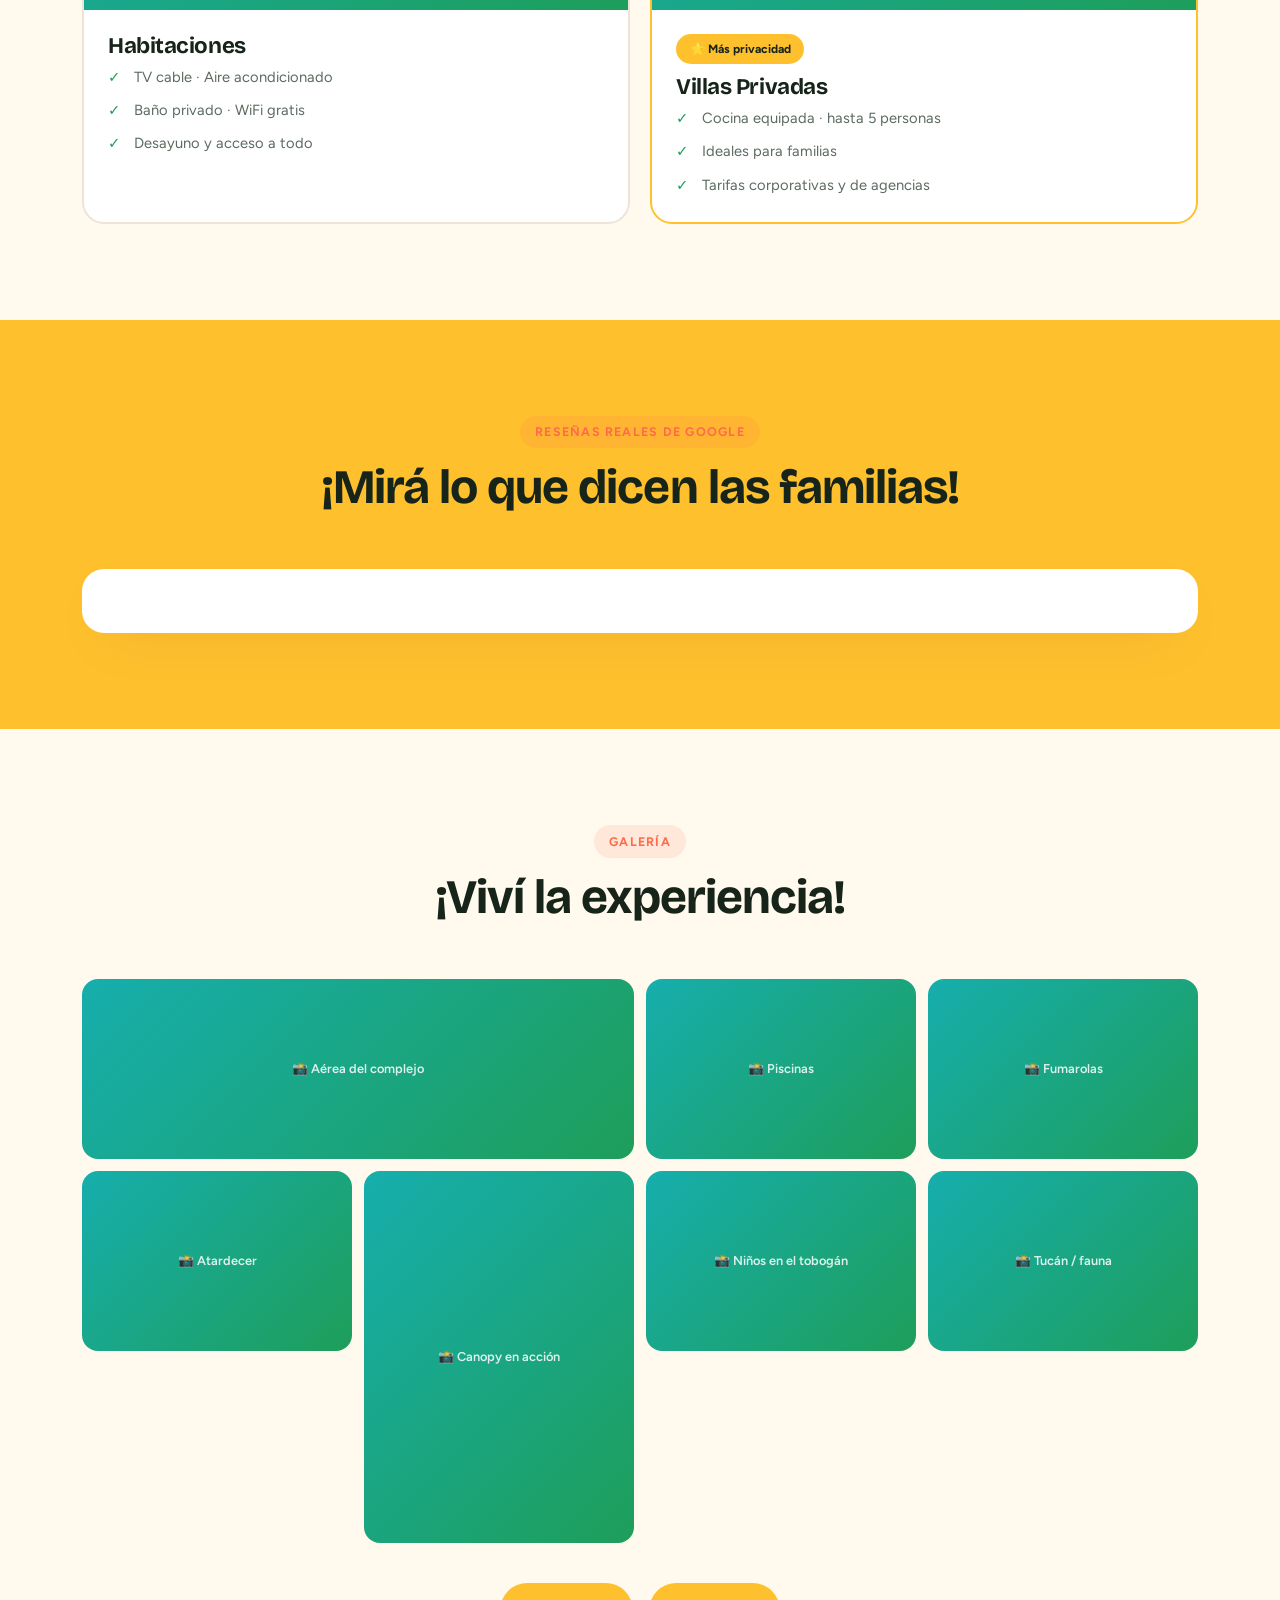
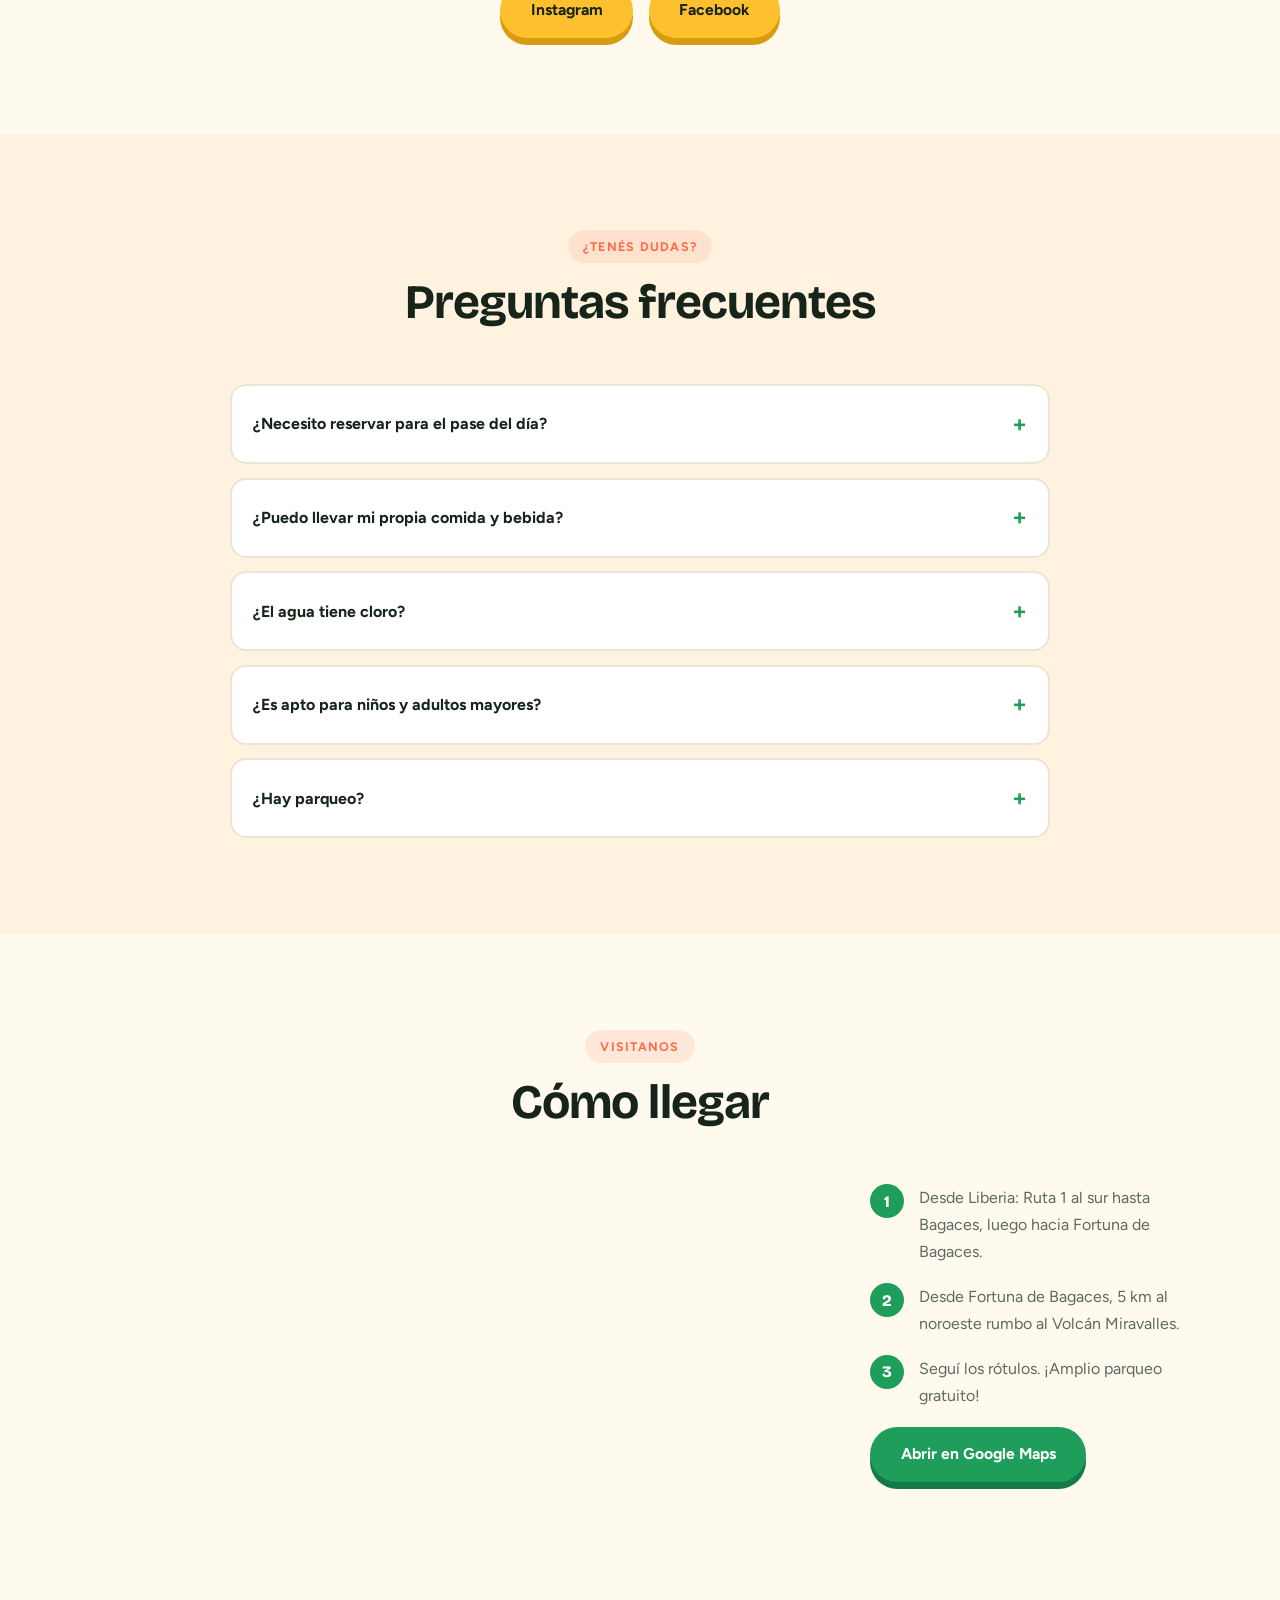
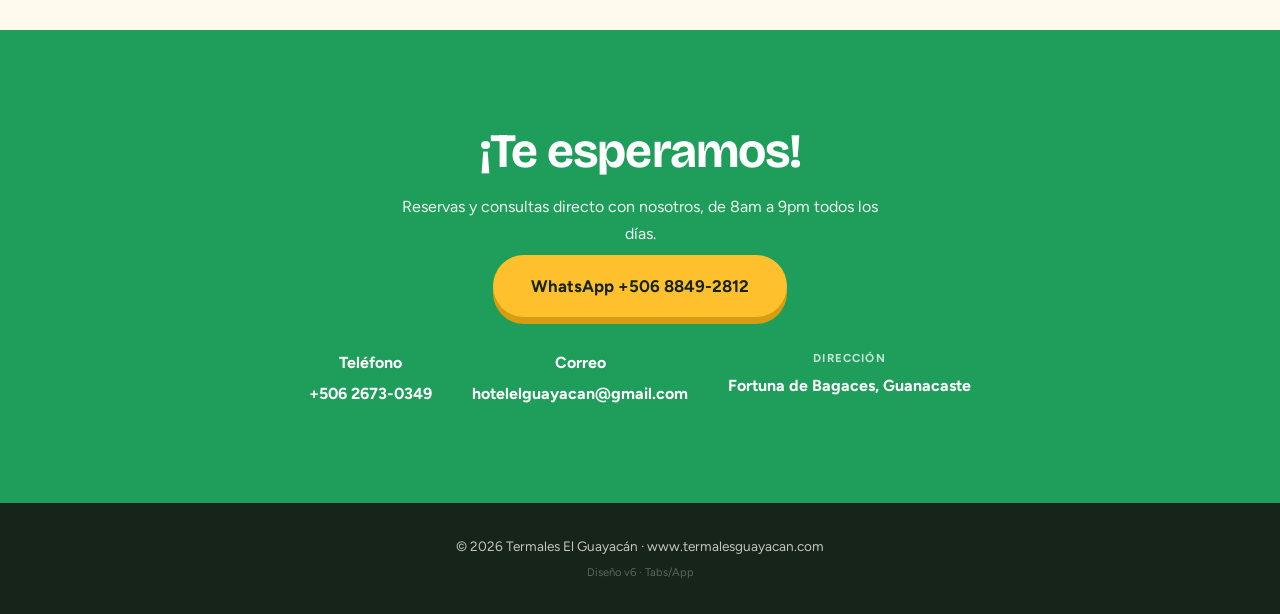
<file: 6/index.html>
<!DOCTYPE html>
<html lang="es">
<head>
  <meta charset="UTF-8">
  <meta name="viewport" content="width=device-width, initial-scale=1.0">
  <meta name="description" content="Termales El Guayacán — Centro Recreativo y Ecológico en Fortuna de Bagaces, Guanacaste, Costa Rica. 10 piscinas termales naturales del Volcán Miravalles. Abrimos 8am a 9pm todos los días.">
  <meta name="theme-color" content="#1E9E5A">
  <link rel="canonical" href="https://www.termalesguayacan.com/">

  <meta property="og:title" content="Termales El Guayacán | Centro Recreativo y Ecológico">
  <meta property="og:description" content="10 piscinas de aguas termales volcánicas naturales, canopy, senderos y hospedaje en las faldas del Volcán Miravalles, Guanacaste, Costa Rica.">
  <meta property="og:image" content="https://www.termalesguayacan.com/logo.png">
  <meta property="og:url" content="https://www.termalesguayacan.com/">
  <meta property="og:type" content="website">
  <meta property="og:site_name" content="Termales El Guayacán">
  <meta property="og:locale" content="es_CR">
  <meta property="og:locale:alternate" content="en_US">

  <meta name="twitter:card" content="summary_large_image">
  <meta name="twitter:title" content="Termales El Guayacán | Centro Recreativo y Ecológico">
  <meta name="twitter:description" content="10 piscinas de aguas termales volcánicas naturales del Volcán Miravalles, en Guanacaste, Costa Rica.">
  <meta name="twitter:image" content="https://www.termalesguayacan.com/logo.png">

  <title>Termales El Guayacán | Centro Recreativo y Ecológico</title>
  <link rel="icon" type="image/png" href="logo.png">

  <link rel="preconnect" href="https://fonts.googleapis.com">
  <link rel="preconnect" href="https://fonts.gstatic.com" crossorigin>
  <link href="https://fonts.googleapis.com/css2?family=Bricolage+Grotesque:opsz,wght@12..96,500..800&family=Figtree:wght@400;500;600;700&display=swap" rel="stylesheet">

  <link rel="stylesheet" href="https://unpkg.com/aos@2.3.4/dist/aos.css">
  <link rel="stylesheet" href="css/style.css">

  <script type="application/ld+json">
  {
    "@context": "https://schema.org",
    "@type": "Resort",
    "@id": "https://www.termalesguayacan.com/#resort",
    "name": "Termales El Guayacán",
    "alternateName": "Centro Recreativo y Ecológico El Guayacán",
    "description": "Centro Recreativo y Ecológico en las faldas del Volcán Miravalles, Guanacaste, Costa Rica. 10 piscinas termales de aguas volcánicas naturales sin cloro + 2 de agua fría, canopy, senderos, hospedaje y restaurante.",
    "url": "https://www.termalesguayacan.com/",
    "logo": "https://www.termalesguayacan.com/logo.png",
    "image": "https://www.termalesguayacan.com/logo.png",
    "telephone": "+506 2673-0349",
    "email": "hotelelguayacan@gmail.com",
    "priceRange": "₡₡",
    "currenciesAccepted": "CRC",
    "paymentAccepted": "Efectivo, Tarjeta",
    "address": {
      "@type": "PostalAddress",
      "streetAddress": "5 km al noroeste de Fortuna de Bagaces, faldas del Volcán Miravalles",
      "addressLocality": "Fortuna de Bagaces",
      "addressRegion": "Guanacaste",
      "addressCountry": "CR"
    },
    "geo": { "@type": "GeoCoordinates", "latitude": "10.69860", "longitude": "-85.15320" },
    "hasMap": "https://maps.google.com/maps?q=Termales+El+Guayacan+Fortuna+de+Bagaces+Costa+Rica",
    "openingHoursSpecification": [{
      "@type": "OpeningHoursSpecification",
      "dayOfWeek": ["Monday","Tuesday","Wednesday","Thursday","Friday","Saturday","Sunday"],
      "opens": "08:00", "closes": "21:00"
    }],
    "sameAs": [
      "https://www.instagram.com/termaleselguayacan/",
      "https://www.facebook.com/CentroRecreativoyEcologicoElGuayacan"
    ]
  }
  </script>
</head>
<body class="theme-aventura-v2">

  <a href="#inicio" class="skip-link" data-es="Saltar al contenido" data-en="Skip to content">Saltar al contenido</a>

  <!-- TOPBAR -->
  <header class="topbar">
    <a href="#inicio" class="nav-logo"><img src="logo.png" alt="Termales El Guayacán"></a>
    <nav class="topnav">
      <a href="#diversion"    data-es="Diversión"   data-en="Fun">Diversión</a>
      <a href="#experiencias" data-es="Aventura"    data-en="Adventure">Aventura</a>
      <a href="#hospedaje"    data-es="Hospedaje"   data-en="Lodging">Hospedaje</a>
      <a href="#opiniones"    data-es="Opiniones"   data-en="Reviews">Opiniones</a>
    </nav>
    <div class="topbar-actions">
      <button class="lang-toggle" aria-label="Cambiar idioma">EN</button>
      <button class="hamburger" id="hamburger" aria-label="Menú"><span></span><span></span><span></span></button>
    </div>
  </header>

  <!-- DRAWER -->
  <div class="mobile-menu" id="mobileMenu" aria-hidden="true">
      <button class="menu-close" id="menuClose" aria-label="Cerrar menú">✕</button>
    <ul>
      <li><a href="#inicio"       data-es="Inicio"       data-en="Home">Inicio</a></li>
      <li><a href="#diversion"    data-es="Diversión"    data-en="Fun">Diversión</a></li>
      <li><a href="#experiencias" data-es="Aventura"     data-en="Adventure">Aventura</a></li>
      <li><a href="#hospedaje"    data-es="Hospedaje"    data-en="Lodging">Hospedaje</a></li>
      <li><a href="#opiniones"    data-es="Opiniones"    data-en="Reviews">Opiniones</a></li>
      <li><a href="#como-llegar"  data-es="Cómo llegar"  data-en="Directions">Cómo llegar</a></li>
      <li><a href="#contacto"     data-es="Contacto"     data-en="Contact">Contacto</a></li>
    </ul>
    <button class="lang-toggle big" aria-label="Cambiar idioma">EN</button>
  </div>

  <!-- HERO + PLANIFICADOR -->
  <header class="hero" id="inicio">
    <div class="hero-top">
      <span class="hero-tag" data-es="🌋 Guanacaste, Costa Rica" data-en="🌋 Guanacaste, Costa Rica">🌋 Guanacaste, Costa Rica</span>
      <h1 class="hero-title">
        <span data-es="¡Armá tu día en El Guayacán!" data-en="Plan your day at El Guayacán!">¡Armá tu día en El Guayacán!</span>
      </h1>
      <p class="hero-lede" data-es="10 piscinas termales sin cloro al pie del Volcán Miravalles. Elegí qué querés vivir:" data-en="10 chlorine-free thermal pools at the foot of Volcán Miravalles. Choose what you want to live:">10 piscinas termales sin cloro al pie del Volcán Miravalles. Elegí qué querés vivir:</p>
      <span class="open-status" id="openStatus" aria-live="polite"></span>
    </div>

    <!-- PLANIFICADOR -->
    <div class="planner" data-aos="fade-up">
      <div class="planner-tabs" role="tablist">
        <button class="planner-tab active" data-tab="dia" role="tab" aria-selected="true" data-es="🌊 Pase del Día" data-en="🌊 Day Pass">🌊 Pase del Día</button>
        <button class="planner-tab" data-tab="aventura" role="tab" aria-selected="false" data-es="🪂 Aventura" data-en="🪂 Adventure">🪂 Aventura</button>
        <button class="planner-tab" data-tab="hospedaje" role="tab" aria-selected="false" data-es="🏡 Hospedaje" data-en="🏡 Lodging">🏡 Hospedaje</button>
      </div>

      <div class="planner-panel active" data-panel="dia" role="tabpanel">
        <div class="panel-body">
          <h2 data-es="Un día completo de piscinas y diversión" data-en="A full day of pools and fun">Un día completo de piscinas y diversión</h2>
          <ul class="panel-list">
            <li data-es="10 piscinas termales + 2 de agua fría" data-en="10 thermal pools + 2 cold">10 piscinas termales + 2 de agua fría</li>
            <li data-es="Tobogán, miradores y +30 ranchos con parrilla" data-en="Slide, viewpoints and 30+ shelters with grill">Tobogán, miradores y +30 ranchos con parrilla</li>
            <li data-es="Puente colgante, baños de arcilla y senderos" data-en="Hanging bridge, clay baths and trails">Puente colgante, baños de arcilla y senderos</li>
            <li data-es="¡Traé tu comida sin costo! (no se permite vidrio)" data-en="Bring your food at no charge! (no glass)">¡Traé tu comida sin costo! (no se permite vidrio)</li>
          </ul>
        </div>
        <div class="panel-price">
          <div class="pp-rows">
            <div><span data-es="Adultos" data-en="Adults">Adultos</span><b>₡5.000</b></div>
            <div><span data-es="Adulto Mayor" data-en="Senior">Adulto Mayor</span><b>₡4.000</b></div>
            <div><span data-es="Niños (3–10)" data-en="Children (3–10)">Niños (3–10)</span><b>₡4.000</b></div>
            <div class="pp-free"><span data-es="Menores de 3 años" data-en="Under 3 years">Menores de 3 años</span><b data-es="GRATIS" data-en="FREE">GRATIS</b></div>
          </div>
          <a href="https://wa.me/50688492812?text=Hola%2C%20quisiera%20información%20sobre%20el%20Pase%20del%20Día%20en%20Termales%20El%20Guayacán" class="btn-primary btn-full" target="_blank" rel="noopener" data-es="Reservar el día" data-en="Book the day">Reservar el día</a>
        </div>
      </div>

      <div class="planner-panel" data-panel="aventura" role="tabpanel">
        <div class="panel-body">
          <h2 data-es="Adrenalina y naturaleza viva" data-en="Adrenaline and living nature">Adrenalina y naturaleza viva</h2>
          <ul class="panel-list">
            <li data-es="Canopy: tirolesa de 250 m sobre las fumarolas (¡hasta 2 veces!)" data-en="Canopy: 250 m zip line over the fumaroles (up to twice!)">Canopy: tirolesa de 250 m sobre las fumarolas (¡hasta 2 veces!)</li>
            <li data-es="Las Hornillas: respiraderos del volcán + barro volcánico" data-en="The Fumaroles: volcano vents + volcanic mud">Las Hornillas: respiraderos del volcán + barro volcánico</li>
            <li data-es="Senderos y puente colgante en el bosque tropical" data-en="Trails and hanging bridge in the tropical forest">Senderos y puente colgante en el bosque tropical</li>
            <li data-es="Fauna: tucanes, pericos, tejones y armadillos" data-en="Wildlife: toucans, parakeets, coatis and armadillos">Fauna: tucanes, pericos, tejones y armadillos</li>
          </ul>
        </div>
        <div class="panel-price alt-panel">
          <p class="pp-note" data-es="El acceso a senderos, hornillas y miradores está incluido en el Pase del Día. El canopy se cobra aparte en el sitio." data-en="Access to trails, fumaroles and viewpoints is included in the Day Pass. Canopy has a separate on-site fee.">El acceso a senderos, hornillas y miradores está incluido en el Pase del Día. El canopy se cobra aparte en el sitio.</p>
          <a href="https://wa.me/50688492812?text=Hola%2C%20quisiera%20información%20sobre%20el%20canopy%20y%20actividades%20en%20Termales%20El%20Guayacán" class="btn-primary btn-full" target="_blank" rel="noopener" data-es="Consultar aventuras" data-en="Ask about adventures">Consultar aventuras</a>
        </div>
      </div>

      <div class="planner-panel" data-panel="hospedaje" role="tabpanel">
        <div class="panel-body">
          <h2 data-es="Quedate a dormir en el bosque" data-en="Stay overnight in the forest">Quedate a dormir en el bosque</h2>
          <ul class="panel-list">
            <li data-es="Habitaciones y villas privadas (hasta 5 personas)" data-en="Rooms and private villas (up to 5 people)">Habitaciones y villas privadas (hasta 5 personas)</li>
            <li data-es="Desayuno + uso completo de las instalaciones" data-en="Breakfast + full use of facilities">Desayuno + uso completo de las instalaciones</li>
            <li data-es="TV cable, aire acondicionado, baño privado y WiFi" data-en="Cable TV, AC, private bathroom and WiFi">TV cable, aire acondicionado, baño privado y WiFi</li>
            <li data-es="Villas con cocina equipada. Tarifas corporativas." data-en="Villas with equipped kitchen. Corporate rates.">Villas con cocina equipada. Tarifas corporativas.</li>
          </ul>
        </div>
        <div class="panel-price">
          <div class="pp-rows">
            <div><span data-es="Adultos (p/persona)" data-en="Adults (per person)">Adultos (p/persona)</span><b>₡20.000</b></div>
            <div><span data-es="Niños (p/persona)" data-en="Children (per person)">Niños (p/persona)</span><b>₡15.000</b></div>
            <div class="pp-free"><span data-es="Desayuno" data-en="Breakfast">Desayuno</span><b data-es="INCLUIDO" data-en="INCLUDED">INCLUIDO</b></div>
          </div>
          <a href="https://wa.me/50688492812?text=Hola%2C%20quisiera%20información%20sobre%20hospedaje%20en%20Termales%20El%20Guayacán" class="btn-primary btn-full" target="_blank" rel="noopener" data-es="Consultar disponibilidad" data-en="Check availability">Consultar disponibilidad</a>
        </div>
      </div>
    </div>
  </header>

  <!-- DIVERSIÓN -->
  <section class="section" id="diversion">
    <div class="container">
      <div class="section-header text-center" data-aos="fade-up">
        <span class="section-eyebrow" data-es="¿Qué hay para hacer?" data-en="What's there to do?">¿Qué hay para hacer?</span>
        <h2 data-es="¡Hay algo para cada quien!" data-en="Something for everyone!">¡Hay algo para cada quien!</h2>
      </div>
      <div class="fun-grid">
        <div class="fun-card f1" data-aos="fade-up"><span class="fun-ico" aria-hidden="true">🌊</span><h3 data-es="10 Piscinas Termales" data-en="10 Thermal Pools">10 Piscinas Termales</h3><p data-es="Aguas volcánicas de 75 cm a 2 m. ¡Sin cloro!" data-en="Volcanic waters 75 cm to 2 m. Chlorine-free!">Aguas volcánicas de 75 cm a 2 m. ¡Sin cloro!</p></div>
        <div class="fun-card f2" data-aos="fade-up" data-aos-delay="80"><span class="fun-ico" aria-hidden="true">🎢</span><h3 data-es="Tobogán" data-en="Water Slide">Tobogán</h3><p data-es="Diversión para toda la familia." data-en="Fun for the whole family.">Diversión para toda la familia.</p></div>
        <div class="fun-card f3" data-aos="fade-up" data-aos-delay="160"><span class="fun-ico" aria-hidden="true">❄️</span><h3 data-es="2 Piscinas Frías" data-en="2 Cold Pools">2 Piscinas Frías</h3><p data-es="Alterná frío y calor: ¡el combo perfecto!" data-en="Alternate hot and cold: the perfect combo!">Alterná frío y calor: ¡el combo perfecto!</p></div>
        <div class="fun-card f4" data-aos="fade-up" data-aos-delay="240"><span class="fun-ico" aria-hidden="true">🏕️</span><h3 data-es="+30 Ranchos" data-en="+30 Shelters">+30 Ranchos</h3><p data-es="Con parrilla. ¡Traé tu comida sin costo!" data-en="With grills. Bring your food at no charge!">Con parrilla. ¡Traé tu comida sin costo!</p></div>
      </div>
    </div>
  </section>

  <!-- EXPERIENCIAS -->
  <section class="section block-teal" id="experiencias">
    <div class="container">
      <div class="section-header text-center" data-aos="fade-up">
        <span class="section-eyebrow light" data-es="Para los aventureros" data-en="For the adventurous">Para los aventureros</span>
        <h2 class="on-color" data-es="¡Pura adrenalina y naturaleza!" data-en="Pure adrenaline and nature!">¡Pura adrenalina y naturaleza!</h2>
      </div>
      <div class="exp-grid">
        <article class="exp-card" data-aos="fade-up"><div class="exp-media img-placeholder"><span class="placeholder-label">📸 Canopy sobre las fumarolas</span></div><div class="exp-body"><h3 data-es="Canopy 🪂" data-en="Canopy 🪂">Canopy 🪂</h3><p data-es="Tirolesa de 250 m sobre las fumarolas, ¡hasta 2 veces!" data-en="250 m zip line over the fumaroles, up to twice!">Tirolesa de 250 m sobre las fumarolas, ¡hasta 2 veces!</p></div></article>
        <article class="exp-card" data-aos="fade-up" data-aos-delay="80"><div class="exp-media img-placeholder"><span class="placeholder-label">📸 Las Hornillas — barro volcánico</span></div><div class="exp-body"><h3 data-es="Las Hornillas 🌋" data-en="The Fumaroles 🌋">Las Hornillas 🌋</h3><p data-es="Sendero a los respiraderos del volcán + barro volcánico." data-en="Trail to the volcano's vents + volcanic mud.">Sendero a los respiraderos del volcán + barro volcánico.</p></div></article>
        <article class="exp-card" data-aos="fade-up" data-aos-delay="160"><div class="exp-media img-placeholder"><span class="placeholder-label">📸 Fauna / puente colgante</span></div><div class="exp-body"><h3 data-es="Senderos & Fauna 🦜" data-en="Trails & Wildlife 🦜">Senderos & Fauna 🦜</h3><p data-es="Puente colgante, tucanes, pericos y más." data-en="Hanging bridge, toucans, parakeets and more.">Puente colgante, tucanes, pericos y más.</p></div></article>
        <article class="exp-card" data-aos="fade-up" data-aos-delay="240"><div class="exp-media img-placeholder"><span class="placeholder-label">📸 Restaurante — comida criolla</span></div><div class="exp-body"><h3 data-es="Restaurante 🍽️" data-en="Restaurant 🍽️">Restaurante 🍽️</h3><p data-es="Comida criolla, opciones rápidas, cócteles y bebidas." data-en="Local cuisine, quick options, cocktails and drinks.">Comida criolla, opciones rápidas, cócteles y bebidas.</p></div></article>
      </div>
    </div>
  </section>

  <!-- HOSPEDAJE -->
  <section class="section" id="hospedaje">
    <div class="container">
      <div class="section-header text-center" data-aos="fade-up">
        <span class="section-eyebrow" data-es="Quedate más tiempo" data-en="Stay longer">Quedate más tiempo</span>
        <h2 data-es="Hospedaje en el bosque" data-en="Lodging in the forest">Hospedaje en el bosque</h2>
      </div>
      <div class="lodge-grid">
        <article class="lodge-card" data-aos="fade-up">
          <div class="lodge-media img-placeholder"><span class="placeholder-label">📸 Habitación estándar</span></div>
          <div class="lodge-body"><h3 data-es="Habitaciones" data-en="Rooms">Habitaciones</h3><ul class="amenities"><li data-es="TV cable · Aire acondicionado" data-en="Cable TV · AC">TV cable · Aire acondicionado</li><li data-es="Baño privado · WiFi gratis" data-en="Private bath · Free WiFi">Baño privado · WiFi gratis</li><li data-es="Desayuno y acceso a todo" data-en="Breakfast and full access">Desayuno y acceso a todo</li></ul></div>
        </article>
        <article class="lodge-card featured" data-aos="fade-up" data-aos-delay="120">
          <div class="lodge-media img-placeholder"><span class="placeholder-label">📸 Villa privada con jardín</span></div>
          <div class="lodge-body"><span class="tag-pill" data-es="⭐ Más privacidad" data-en="⭐ More privacy">⭐ Más privacidad</span><h3 data-es="Villas Privadas" data-en="Private Villas">Villas Privadas</h3><ul class="amenities"><li data-es="Cocina equipada · hasta 5 personas" data-en="Equipped kitchen · up to 5">Cocina equipada · hasta 5 personas</li><li data-es="Ideales para familias" data-en="Great for families">Ideales para familias</li><li data-es="Tarifas corporativas y de agencias" data-en="Corporate and agency rates">Tarifas corporativas y de agencias</li></ul></div>
        </article>
      </div>
    </div>
  </section>

  <!-- OPINIONES -->
  <section class="section block-sun" id="opiniones">
    <div class="container">
      <div class="section-header text-center" data-aos="fade-up">
        <span class="section-eyebrow" data-es="Reseñas reales de Google" data-en="Real Google reviews">Reseñas reales de Google</span>
        <h2 data-es="¡Mirá lo que dicen las familias!" data-en="See what families say!">¡Mirá lo que dicen las familias!</h2>
      </div>
      <div class="reviews-embed" data-aos="fade-up"><div id="featurable-ad122b03-c322-4758-8b33-d8fdd08db3e1" data-featurable-async></div></div>
    </div>
  </section>

  <!-- GALERÍA -->
  <section class="section" id="galeria">
    <div class="container">
      <div class="section-header text-center" data-aos="fade-up">
        <span class="section-eyebrow" data-es="Galería" data-en="Gallery">Galería</span>
        <h2 data-es="¡Viví la experiencia!" data-en="Live the experience!">¡Viví la experiencia!</h2>
      </div>
      <div class="gallery-grid" data-aos="fade-up">
        <div class="g wide img-placeholder"><span class="placeholder-label">📸 Aérea del complejo</span></div>
        <div class="g img-placeholder"><span class="placeholder-label">📸 Piscinas</span></div>
        <div class="g img-placeholder"><span class="placeholder-label">📸 Fumarolas</span></div>
        <div class="g img-placeholder"><span class="placeholder-label">📸 Atardecer</span></div>
        <div class="g tall img-placeholder"><span class="placeholder-label">📸 Canopy en acción</span></div>
        <div class="g img-placeholder"><span class="placeholder-label">📸 Niños en el tobogán</span></div>
        <div class="g img-placeholder"><span class="placeholder-label">📸 Tucán / fauna</span></div>
      </div>
      <div class="center social-links">
        <a href="https://www.instagram.com/termaleselguayacan/" target="_blank" rel="noopener" class="btn-yellow">Instagram</a>
        <a href="https://www.facebook.com/CentroRecreativoyEcologicoElGuayacan" target="_blank" rel="noopener" class="btn-yellow">Facebook</a>
      </div>
    </div>
  </section>

  <!-- FAQ -->
  <section class="section block-soft" id="faq">
    <div class="container">
      <div class="section-header text-center" data-aos="fade-up">
        <span class="section-eyebrow" data-es="¿Tenés dudas?" data-en="Questions?">¿Tenés dudas?</span>
        <h2 data-es="Preguntas frecuentes" data-en="Frequently asked questions">Preguntas frecuentes</h2>
      </div>
      <div class="faq-list" data-aos="fade-up">
        <details class="faq-item"><summary data-es="¿Necesito reservar para el pase del día?" data-en="Do I need a reservation for the day pass?">¿Necesito reservar para el pase del día?</summary><div class="faq-answer"><p data-es="No. El pase del día no requiere reserva: llegás de 8am a 9pm, todos los días. Para hospedaje sí conviene consultar por WhatsApp." data-en="No. The day pass needs no reservation — arrive 8am–9pm, every day. For lodging, check via WhatsApp.">No. El pase del día no requiere reserva: llegás de 8am a 9pm, todos los días. Para hospedaje sí conviene consultar por WhatsApp.</p></div></details>
        <details class="faq-item"><summary data-es="¿Puedo llevar mi propia comida y bebida?" data-en="Can I bring my own food and drinks?">¿Puedo llevar mi propia comida y bebida?</summary><div class="faq-answer"><p data-es="¡Sí, sin costo adicional! Hay +30 ranchos con parrilla. No se permite vidrio." data-en="Yes, at no extra charge! 30+ shelters with grills. No glass allowed.">¡Sí, sin costo adicional! Hay +30 ranchos con parrilla. No se permite vidrio.</p></div></details>
        <details class="faq-item"><summary data-es="¿El agua tiene cloro?" data-en="Does the water contain chlorine?">¿El agua tiene cloro?</summary><div class="faq-answer"><p data-es="No. Aguas volcánicas carbonatadas del Miravalles; los minerales mantienen el agua limpia sin químicos." data-en="No. Carbonated volcanic waters from Miravalles; minerals keep the water clean without chemicals.">No. Aguas volcánicas carbonatadas del Miravalles; los minerales mantienen el agua limpia sin químicos.</p></div></details>
        <details class="faq-item"><summary data-es="¿Es apto para niños y adultos mayores?" data-en="Is it suitable for children and seniors?">¿Es apto para niños y adultos mayores?</summary><div class="faq-answer"><p data-es="¡Sí! Piscinas desde 75 cm. Niños 3–10 y adultos mayores con tarifa reducida; menores de 3 gratis. Acceso para movilidad reducida." data-en="Yes! Pools from 75 cm. Children 3–10 and seniors at a reduced rate; under-3s free. Accessible for reduced mobility.">¡Sí! Piscinas desde 75 cm. Niños 3–10 y adultos mayores con tarifa reducida; menores de 3 gratis. Acceso para movilidad reducida.</p></div></details>
        <details class="faq-item"><summary data-es="¿Hay parqueo?" data-en="Is there parking?">¿Hay parqueo?</summary><div class="faq-answer"><p data-es="Sí, amplio y gratuito." data-en="Yes, ample and free.">Sí, amplio y gratuito.</p></div></details>
      </div>
    </div>
  </section>

  <!-- CÓMO LLEGAR -->
  <section class="section" id="como-llegar">
    <div class="container">
      <div class="section-header text-center" data-aos="fade-up">
        <span class="section-eyebrow" data-es="Visitanos" data-en="Visit us">Visitanos</span>
        <h2 data-es="Cómo llegar" data-en="How to get here">Cómo llegar</h2>
      </div>
      <div class="map-grid">
        <div class="map-embed"><iframe src="https://www.openstreetmap.org/export/embed.html?bbox=-85.22%2C10.70%2C-85.17%2C10.73&layer=mapnik&marker=10.71782%2C-85.19589" width="100%" height="380" style="border:0;" allowfullscreen="" loading="lazy" referrerpolicy="no-referrer-when-downgrade" title="Mapa de Termales El Guayacán"></iframe></div>
        <div class="map-info" data-aos="fade-up" data-aos-delay="100">
          <div class="step"><span>1</span><p data-es="Desde Liberia: Ruta 1 al sur hasta Bagaces, luego hacia Fortuna de Bagaces." data-en="From Liberia: Route 1 south to Bagaces, then towards Fortuna de Bagaces.">Desde Liberia: Ruta 1 al sur hasta Bagaces, luego hacia Fortuna de Bagaces.</p></div>
          <div class="step"><span>2</span><p data-es="Desde Fortuna de Bagaces, 5 km al noroeste rumbo al Volcán Miravalles." data-en="From Fortuna de Bagaces, 5 km northwest towards Volcán Miravalles.">Desde Fortuna de Bagaces, 5 km al noroeste rumbo al Volcán Miravalles.</p></div>
          <div class="step"><span>3</span><p data-es="Seguí los rótulos. ¡Amplio parqueo gratuito!" data-en="Follow the signs. Ample free parking!">Seguí los rótulos. ¡Amplio parqueo gratuito!</p></div>
          <a href="https://maps.google.com/maps?q=Termales+El+Guayacan+Fortuna+de+Bagaces+Costa+Rica" target="_blank" rel="noopener" class="btn-primary" data-es="Abrir en Google Maps" data-en="Open in Google Maps">Abrir en Google Maps</a>
        </div>
      </div>
    </div>
  </section>

  <!-- CONTACTO -->
  <section class="section contacto block-green" id="contacto">
    <div class="container">
      <div class="contacto-inner" data-aos="fade-up">
        <h2 class="on-color" data-es="¡Te esperamos!" data-en="We're waiting for you!">¡Te esperamos!</h2>
        <p data-es="Reservas y consultas directo con nosotros, de 8am a 9pm todos los días." data-en="Reservations and inquiries directly with us, 8am–9pm every day.">Reservas y consultas directo con nosotros, de 8am a 9pm todos los días.</p>
        <a href="https://wa.me/50688492812?text=Hola%2C%20me%20interesa%20información%20sobre%20Termales%20El%20Guayacán" class="btn-yellow btn-big" target="_blank" rel="noopener">WhatsApp +506 8849-2812</a>
        <div class="contacto-rows">
          <a href="tel:+50626730349"><span data-es="Teléfono" data-en="Phone">Teléfono</span>+506 2673-0349</a>
          <a href="mailto:hotelelguayacan@gmail.com"><span data-es="Correo" data-en="Email">Correo</span>hotelelguayacan@gmail.com</a>
          <span><span data-es="Dirección" data-en="Address">Dirección</span>Fortuna de Bagaces, Guanacaste</span>
        </div>
      </div>
    </div>
  </section>

  <footer class="footer">
    <p>© 2026 Termales El Guayacán · www.termalesguayacan.com</p>
    <p style="font-size:.7rem;opacity:.4;text-align:center;margin-top:.3rem">Diseño v6 · Tabs/App</p>
  </footer>

  <!-- BARRA INFERIOR TIPO APP -->
  <nav class="app-bar" aria-label="Navegación rápida">
    <a href="#inicio" data-spy="inicio" class="ab-item active">
      <span class="ab-ico" aria-hidden="true">🏠</span><span data-es="Inicio" data-en="Home">Inicio</span>
    </a>
    <a href="#diversion" data-spy="diversion" class="ab-item">
      <span class="ab-ico" aria-hidden="true">🌊</span><span data-es="Piscinas" data-en="Pools">Piscinas</span>
    </a>
    <a href="#experiencias" data-spy="experiencias" class="ab-item">
      <span class="ab-ico" aria-hidden="true">🪂</span><span data-es="Aventura" data-en="Adventure">Aventura</span>
    </a>
    <a href="https://wa.me/50688492812?text=Hola%2C%20me%20interesa%20información%20sobre%20Termales%20El%20Guayacán" target="_blank" rel="noopener" class="ab-item ab-wa">
      <span class="ab-ico" aria-hidden="true">💬</span><span data-es="Reservar" data-en="Book">Reservar</span>
    </a>
  </nav>

  <script src="https://unpkg.com/aos@2.3.4/dist/aos.js"></script>
  <script src="js/main.js"></script>
  <script src="https://featurable.com/assets/bundle.js" defer charset="UTF-8"></script>
</body>
</html>
</file>
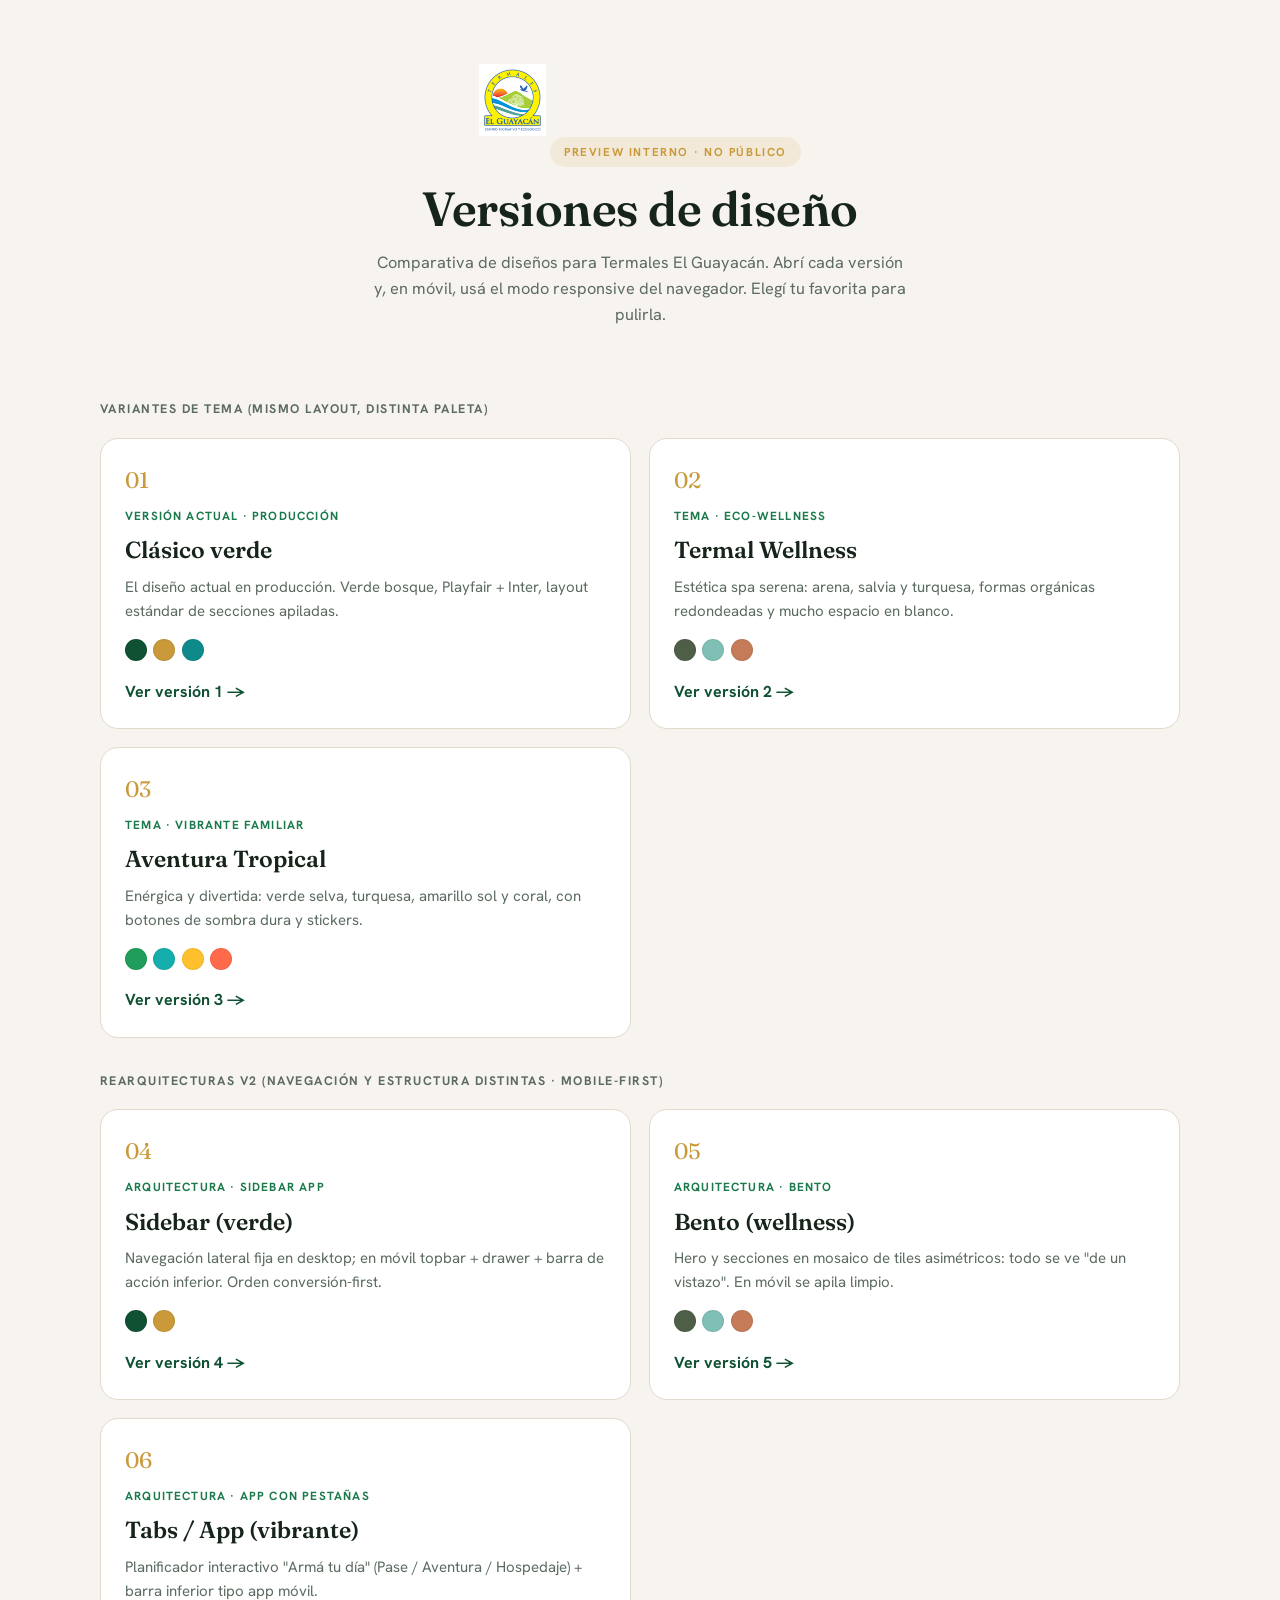
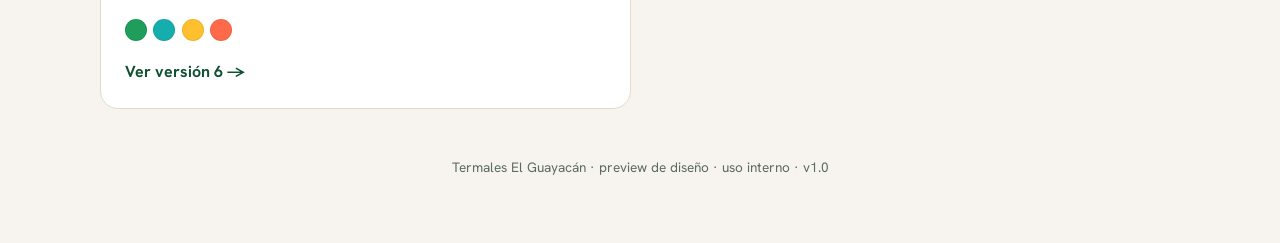
<file: versiones/index.html>
<!DOCTYPE html>
<html lang="es">
<head>
  <meta charset="UTF-8">
  <meta name="viewport" content="width=device-width, initial-scale=1.0">
  <meta name="robots" content="noindex, nofollow">
  <title>Termales El Guayacán — Versiones de diseño (preview)</title>
  <link rel="icon" type="image/png" href="/logo.png">
  <link rel="preconnect" href="https://fonts.googleapis.com">
  <link rel="preconnect" href="https://fonts.gstatic.com" crossorigin>
  <link href="https://fonts.googleapis.com/css2?family=Fraunces:opsz,wght@9..144,400..700&family=Hanken+Grotesk:wght@400;500;600;700&display=swap" rel="stylesheet">
  <style>
    :root{ --green:#0F5132; --green-l:#1A7A4A; --amber:#C9993A; --ink:#16241A; --muted:#5B6B5F; --cream:#F7F4EF; --line:#E2DACB; }
    *{margin:0;padding:0;box-sizing:border-box}
    body{font-family:'Hanken Grotesk',system-ui,sans-serif;background:var(--cream);color:var(--ink);line-height:1.6;-webkit-font-smoothing:antialiased;padding:clamp(1.5rem,5vw,4rem) 1.25rem}
    .wrap{max-width:1080px;margin:0 auto}
    header{text-align:center;margin-bottom:clamp(2rem,5vw,3.5rem)}
    .logo{height:72px;margin:0 auto 1.25rem}
    .badge{display:inline-block;font-size:.72rem;font-weight:700;letter-spacing:.14em;text-transform:uppercase;color:var(--amber);background:rgba(201,153,58,.12);padding:.35rem .9rem;border-radius:999px;margin-bottom:1rem}
    h1{font-family:'Fraunces',serif;font-weight:600;font-size:clamp(1.9rem,5vw,3rem);line-height:1.1;letter-spacing:-.01em}
    .sub{color:var(--muted);max-width:60ch;margin:.9rem auto 0;font-size:1.02rem}
    .grid{display:grid;grid-template-columns:1fr;gap:1.1rem;margin-top:2.5rem}
    @media(min-width:680px){.grid{grid-template-columns:1fr 1fr}}
    .card{display:flex;flex-direction:column;background:#fff;border:1px solid var(--line);border-radius:18px;padding:1.5rem;text-decoration:none;color:inherit;transition:transform .25s ease,box-shadow .25s ease,border-color .25s ease}
    .card:hover{transform:translateY(-4px);box-shadow:0 18px 40px -28px rgba(22,36,26,.5);border-color:var(--green)}
    .card:focus-visible{outline:3px solid var(--amber);outline-offset:3px}
    .card .num{font-family:'Fraunces',serif;font-size:1.4rem;color:var(--amber)}
    .card .arch{font-size:.74rem;font-weight:700;letter-spacing:.1em;text-transform:uppercase;color:var(--green-l);margin:.5rem 0 .35rem}
    .card h2{font-family:'Fraunces',serif;font-weight:600;font-size:1.45rem;margin-bottom:.4rem}
    .card p{color:var(--muted);font-size:.94rem;flex:1}
    .swatches{display:flex;gap:.4rem;margin-top:1rem}
    .sw{width:22px;height:22px;border-radius:50%;border:1px solid rgba(0,0,0,.06)}
    .cta{display:inline-flex;align-items:center;gap:.4rem;margin-top:1.1rem;font-weight:700;color:var(--green)}
    .group-label{grid-column:1/-1;font-size:.78rem;font-weight:700;letter-spacing:.12em;text-transform:uppercase;color:var(--muted);margin-top:1rem}
    footer{text-align:center;color:var(--muted);font-size:.85rem;margin-top:3rem}
  </style>
</head>
<body>
  <div class="wrap">
    <header>
      <img src="/logo.png" alt="Termales El Guayacán" class="logo">
      <span class="badge">Preview interno · no público</span>
      <h1>Versiones de diseño</h1>
      <p class="sub">Comparativa de diseños para Termales El Guayacán. Abrí cada versión y, en móvil, usá el modo responsive del navegador. Elegí tu favorita para pulirla.</p>
    </header>

    <div class="grid">
      <span class="group-label">Variantes de tema (mismo layout, distinta paleta)</span>

      <a class="card" href="/1/">
        <span class="num">01</span>
        <span class="arch">Versión actual · producción</span>
        <h2>Clásico verde</h2>
        <p>El diseño actual en producción. Verde bosque, Playfair + Inter, layout estándar de secciones apiladas.</p>
        <div class="swatches"><span class="sw" style="background:#0F5132"></span><span class="sw" style="background:#C9993A"></span><span class="sw" style="background:#0E8A8A"></span></div>
        <span class="cta">Ver versión 1 →</span>
      </a>

      <a class="card" href="/2/">
        <span class="num">02</span>
        <span class="arch">Tema · Eco-wellness</span>
        <h2>Termal Wellness</h2>
        <p>Estética spa serena: arena, salvia y turquesa, formas orgánicas redondeadas y mucho espacio en blanco.</p>
        <div class="swatches"><span class="sw" style="background:#4F5E47"></span><span class="sw" style="background:#7FBFB5"></span><span class="sw" style="background:#C57B57"></span></div>
        <span class="cta">Ver versión 2 →</span>
      </a>

      <a class="card" href="/3/">
        <span class="num">03</span>
        <span class="arch">Tema · Vibrante familiar</span>
        <h2>Aventura Tropical</h2>
        <p>Enérgica y divertida: verde selva, turquesa, amarillo sol y coral, con botones de sombra dura y stickers.</p>
        <div class="swatches"><span class="sw" style="background:#1E9E5A"></span><span class="sw" style="background:#16AEAD"></span><span class="sw" style="background:#FFC02E"></span><span class="sw" style="background:#FF6B4A"></span></div>
        <span class="cta">Ver versión 3 →</span>
      </a>

      <span class="group-label">Rearquitecturas v2 (navegación y estructura distintas · mobile-first)</span>

      <a class="card" href="/4/">
        <span class="num">04</span>
        <span class="arch">Arquitectura · Sidebar app</span>
        <h2>Sidebar (verde)</h2>
        <p>Navegación lateral fija en desktop; en móvil topbar + drawer + barra de acción inferior. Orden conversión-first.</p>
        <div class="swatches"><span class="sw" style="background:#0F5132"></span><span class="sw" style="background:#C9993A"></span></div>
        <span class="cta">Ver versión 4 →</span>
      </a>

      <a class="card" href="/5/">
        <span class="num">05</span>
        <span class="arch">Arquitectura · Bento</span>
        <h2>Bento (wellness)</h2>
        <p>Hero y secciones en mosaico de tiles asimétricos: todo se ve "de un vistazo". En móvil se apila limpio.</p>
        <div class="swatches"><span class="sw" style="background:#4F5E47"></span><span class="sw" style="background:#7FBFB5"></span><span class="sw" style="background:#C57B57"></span></div>
        <span class="cta">Ver versión 5 →</span>
      </a>

      <a class="card" href="/6/">
        <span class="num">06</span>
        <span class="arch">Arquitectura · App con pestañas</span>
        <h2>Tabs / App (vibrante)</h2>
        <p>Planificador interactivo "Armá tu día" (Pase / Aventura / Hospedaje) + barra inferior tipo app móvil.</p>
        <div class="swatches"><span class="sw" style="background:#1E9E5A"></span><span class="sw" style="background:#16AEAD"></span><span class="sw" style="background:#FFC02E"></span><span class="sw" style="background:#FF6B4A"></span></div>
        <span class="cta">Ver versión 6 →</span>
      </a>
    </div>

    <footer>Termales El Guayacán · preview de diseño · uso interno · v1.0</footer>
  </div>
</body>
</html>
</file>
<file: css/style.css>
/* =====================================================
   THEME VARIABLES — edita aquí para cambiar el tema
   ===================================================== */
:root {
  /* — Colors — */
  --color-primary:       #0F5132;   /* verde bosque profundo */
  --color-primary-light: #1A7A4A;   /* verde medio */
  --color-primary-dark:  #08321F;   /* verde muy oscuro */
  --color-accent:        #C9993A;   /* ámbar dorado — inspirado en el amarillo del logo */
  --color-accent-light:  #E8B84B;
  --color-water:         #0E8A8A;   /* teal del agua termal */
  --color-water-light:   #16AEAD;
  --color-dark:          #0A1F13;   /* casi negro verde */
  --color-dark-2:        #122D1B;
  --color-light:         #F7F4EF;   /* crema cálido */
  --color-light-2:       #EDE8E0;
  --color-white:         #FFFFFF;
  --color-text:          #1C2B23;   /* texto principal */
  --color-text-muted:    #567060;   /* texto secundario */
  --color-border:        #D4CCBF;
  --color-whatsapp:      #25D366;
  --color-whatsapp-dark: #1DA851;
  --color-overlay:       rgba(8, 25, 14, 0.60);

  /* — Typography — */
  --font-heading: 'Playfair Display', Georgia, serif;
  --font-body:    'Inter', -apple-system, BlinkMacSystemFont, sans-serif;

  /* — Font sizes (fluid) — */
  --fs-hero:    clamp(2.8rem, 6vw, 5.5rem);
  --fs-h1:      clamp(2.2rem, 4vw, 3.5rem);
  --fs-h2:      clamp(1.8rem, 3vw, 2.8rem);
  --fs-h3:      clamp(1.2rem, 2vw, 1.5rem);
  --fs-body:    clamp(0.95rem, 1.5vw, 1.05rem);
  --fs-small:   0.875rem;
  --fs-eyebrow: 0.75rem;

  /* — Spacing — */
  --space-xs:  0.5rem;
  --space-sm:  1rem;
  --space-md:  1.5rem;
  --space-lg:  2.5rem;
  --space-xl:  4rem;
  --space-2xl: 6rem;
  --space-3xl: 8rem;

  /* — Layout — */
  --container-max: 1200px;
  --nav-height:    72px;

  /* — Radii — */
  --radius-sm: 6px;
  --radius-md: 12px;
  --radius-lg: 20px;
  --radius-xl: 32px;

  /* — Shadows — */
  --shadow-sm:  0 2px 8px rgba(0,0,0,0.08);
  --shadow-md:  0 4px 20px rgba(0,0,0,0.12);
  --shadow-lg:  0 8px 40px rgba(0,0,0,0.18);
  --shadow-xl:  0 16px 60px rgba(0,0,0,0.22);

  /* — Transitions — */
  --transition-fast:   0.18s ease;
  --transition-normal: 0.3s ease;
  --transition-slow:   0.5s ease;
}

/* =====================================================
   RESET & BASE
   ===================================================== */
*, *::before, *::after { box-sizing: border-box; margin: 0; padding: 0; }

html {
  scroll-behavior: smooth;
  scroll-padding-top: var(--nav-height);
  font-size: 16px;
}

body {
  font-family: var(--font-body);
  font-size: var(--fs-body);
  color: var(--color-text);
  background-color: var(--color-white);
  line-height: 1.7;
  overflow-x: hidden;
}

img { display: block; max-width: 100%; height: auto; }

a {
  color: inherit;
  text-decoration: none;
  transition: color var(--transition-fast);
}

ul { list-style: none; }

h1, h2, h3, h4 {
  font-family: var(--font-heading);
  font-weight: 700;
  line-height: 1.2;
  color: var(--color-dark);
}

/* =====================================================
   UTILITY CLASSES
   ===================================================== */
.container {
  max-width: var(--container-max);
  margin: 0 auto;
  padding: 0 var(--space-md);
}

.section {
  padding: var(--space-3xl) 0;
}

.text-center { text-align: center; }

.section-eyebrow {
  display: inline-block;
  font-family: var(--font-body);
  font-size: var(--fs-eyebrow);
  font-weight: 600;
  letter-spacing: 0.15em;
  text-transform: uppercase;
  color: var(--color-accent);
  margin-bottom: var(--space-sm);
}

.section-header {
  margin-bottom: var(--space-xl);
}

.section-header h2 {
  font-size: var(--fs-h2);
  color: var(--color-dark);
  margin-bottom: var(--space-sm);
}

.section-intro {
  max-width: 640px;
  margin: 0 auto;
  color: var(--color-text-muted);
  font-size: 1.05rem;
  line-height: 1.8;
}

/* =====================================================
   BUTTONS
   ===================================================== */
.btn-primary,
.btn-outline,
.btn-nav-reservar {
  display: inline-flex;
  align-items: center;
  gap: var(--space-xs);
  padding: 0.75rem 1.75rem;
  border-radius: var(--radius-sm);
  font-family: var(--font-body);
  font-size: var(--fs-small);
  font-weight: 600;
  letter-spacing: 0.04em;
  cursor: pointer;
  transition: all var(--transition-normal);
  border: 2px solid transparent;
  text-decoration: none;
}

.btn-primary {
  background-color: var(--color-primary);
  color: var(--color-white);
  border-color: var(--color-primary);
}

.btn-primary:hover {
  background-color: var(--color-primary-light);
  border-color: var(--color-primary-light);
  transform: translateY(-2px);
  box-shadow: var(--shadow-md);
}

.btn-outline {
  background-color: transparent;
  color: var(--color-white);
  border-color: rgba(255,255,255,0.7);
}

.btn-outline:hover {
  background-color: var(--color-white);
  color: var(--color-primary);
  border-color: var(--color-white);
}

.btn-full {
  width: 100%;
  justify-content: center;
}

/* =====================================================
   IMAGE PLACEHOLDERS
   ===================================================== */
.img-placeholder {
  position: relative;
  background:
    repeating-linear-gradient(
      -45deg,
      transparent,
      transparent 12px,
      rgba(255,255,255,0.025) 12px,
      rgba(255,255,255,0.025) 24px
    ),
    linear-gradient(135deg, var(--color-primary-dark) 0%, var(--color-primary) 60%, var(--color-primary-light) 100%);
  border-radius: var(--radius-md);
  overflow: hidden;
  display: flex;
  align-items: center;
  justify-content: center;
  min-height: 220px;
}

.placeholder-label {
  position: relative;
  z-index: 1;
  color: rgba(255,255,255,0.55);
  font-family: var(--font-body);
  font-size: 0.78rem;
  text-align: center;
  padding: 1.25rem;
  line-height: 1.6;
  max-width: 260px;
  font-style: italic;
}

/* When real image is placed, just add a background-image to .img-placeholder
   and remove/hide the .placeholder-label span */

/* =====================================================
   NAVBAR
   ===================================================== */
.navbar {
  position: fixed;
  top: 0;
  left: 0;
  right: 0;
  z-index: 1000;
  height: var(--nav-height);
  transition: background-color var(--transition-normal), box-shadow var(--transition-normal);
}

.navbar.scrolled {
  background-color: var(--color-dark);
  box-shadow: var(--shadow-md);
}

.nav-container {
  max-width: var(--container-max);
  margin: 0 auto;
  padding: 0 var(--space-md);
  height: 100%;
  display: flex;
  align-items: center;
  justify-content: space-between;
  gap: var(--space-md);
}

.nav-logo img {
  height: 52px;
  width: auto;
  transition: opacity var(--transition-fast);
}

.nav-logo:hover img { opacity: 0.85; }

.nav-links {
  display: flex;
  align-items: center;
  gap: var(--space-lg);
}

.nav-links a {
  color: var(--color-white);
  font-size: var(--fs-small);
  font-weight: 500;
  letter-spacing: 0.02em;
  opacity: 0.85;
  position: relative;
  padding-bottom: 2px;
  transition: opacity var(--transition-fast);
}

.nav-links a::after {
  content: '';
  position: absolute;
  bottom: -2px;
  left: 0;
  right: 0;
  height: 1.5px;
  background-color: var(--color-accent);
  transform: scaleX(0);
  transform-origin: left;
  transition: transform var(--transition-normal);
}

.nav-links a:hover,
.nav-links a.active { opacity: 1; }
.nav-links a:hover::after,
.nav-links a.active::after { transform: scaleX(1); }

.nav-actions {
  display: flex;
  align-items: center;
  gap: var(--space-sm);
}

.lang-toggle {
  background: transparent;
  border: 1.5px solid rgba(255,255,255,0.45);
  color: var(--color-white);
  font-family: var(--font-body);
  font-size: var(--fs-eyebrow);
  font-weight: 600;
  letter-spacing: 0.1em;
  padding: 0.3rem 0.65rem;
  border-radius: var(--radius-sm);
  cursor: pointer;
  transition: all var(--transition-fast);
}

.lang-toggle:hover {
  background-color: rgba(255,255,255,0.15);
  border-color: rgba(255,255,255,0.8);
}

.btn-nav-reservar {
  background-color: var(--color-accent);
  color: var(--color-dark);
  border-color: var(--color-accent);
  padding: 0.6rem 1.25rem;
  font-size: var(--fs-eyebrow);
  font-weight: 700;
  letter-spacing: 0.05em;
  text-transform: uppercase;
}

.btn-nav-reservar:hover {
  background-color: var(--color-accent-light);
  border-color: var(--color-accent-light);
  transform: translateY(-1px);
}

/* Hamburger */
.hamburger {
  display: none;
  flex-direction: column;
  justify-content: center;
  gap: 5px;
  background: none;
  border: none;
  cursor: pointer;
  padding: 4px;
  width: 34px;
  height: 34px;
}

.hamburger span {
  display: block;
  height: 2px;
  background-color: var(--color-white);
  border-radius: 2px;
  transition: all var(--transition-normal);
}

.hamburger.active span:nth-child(1) { transform: rotate(45deg) translate(5px, 5px); }
.hamburger.active span:nth-child(2) { opacity: 0; }
.hamburger.active span:nth-child(3) { transform: rotate(-45deg) translate(5px, -5px); }

/* Mobile Menu */
.mobile-menu {
  display: none;
  position: fixed;
  top: var(--nav-height);
  left: 0;
  right: 0;
  bottom: 0;
  background-color: var(--color-dark);
  z-index: 999;
  flex-direction: column;
  align-items: center;
  justify-content: center;
  gap: var(--space-md);
  opacity: 0;
  pointer-events: none;
  transition: opacity var(--transition-normal);
}

.mobile-menu.open {
  opacity: 1;
  pointer-events: all;
}

.mobile-menu ul {
  display: flex;
  flex-direction: column;
  align-items: center;
  gap: var(--space-md);
}
.menu-close { position: absolute; top: 1.2rem; right: 1.2rem; background: none; border: none; font-size: 2rem; line-height: 1; cursor: pointer; padding: 8px; opacity: 0.6; color: inherit; }
.menu-close:hover { opacity: 1; }

.mobile-menu ul a {
  color: var(--color-white);
  font-family: var(--font-heading);
  font-size: 1.5rem;
  font-weight: 600;
  opacity: 0.85;
  transition: opacity var(--transition-fast);
}

.mobile-menu ul a:hover { opacity: 1; }

.mobile-cta {
  margin-top: var(--space-sm);
}

/* =====================================================
   HERO
   ===================================================== */
.hero {
  position: relative;
  min-height: 100vh;
  display: flex;
  align-items: center;
  justify-content: center;
  overflow: hidden;
  /* ——————————————————————————————————————————
     REEMPLAZAR: background-image: url('../img/hero-aerial.jpg');
     Foto: vista aérea del complejo con piscinas y volcán
     —————————————————————————————————————————— */
  background-color: var(--color-dark);
  background-image:
    radial-gradient(ellipse at 30% 60%, rgba(14,138,138,0.20) 0%, transparent 60%),
    radial-gradient(ellipse at 75% 30%, rgba(15,81,50,0.40) 0%, transparent 60%),
    linear-gradient(160deg, var(--color-primary-dark) 0%, var(--color-dark) 100%);
  background-size: cover;
  background-position: center;
}

.hero-overlay {
  position: absolute;
  inset: 0;
  background-color: var(--color-overlay);
  z-index: 1;
}

.hero-content {
  position: relative;
  z-index: 2;
  text-align: center;
  padding: var(--space-xl) var(--space-md);
  max-width: 820px;
}

.hero-eyebrow {
  display: inline-block;
  color: var(--color-accent-light);
  font-size: var(--fs-eyebrow);
  font-weight: 600;
  letter-spacing: 0.18em;
  text-transform: uppercase;
  margin-bottom: var(--space-md);
}

.hero-title {
  font-size: var(--fs-hero);
  color: var(--color-white);
  font-weight: 700;
  line-height: 1.1;
  margin-bottom: var(--space-md);
}

.hero-line2 {
  color: var(--color-accent-light);
  font-style: italic;
  font-weight: 400;
}

.hero-subtitle {
  color: rgba(255,255,255,0.8);
  font-size: clamp(1rem, 1.8vw, 1.2rem);
  max-width: 580px;
  margin: 0 auto var(--space-lg);
  line-height: 1.75;
}

.hero-ctas {
  display: flex;
  align-items: center;
  justify-content: center;
  gap: var(--space-sm);
  flex-wrap: wrap;
}

.hero-ctas .btn-primary { font-size: 0.95rem; padding: 0.85rem 2rem; }
.hero-ctas .btn-outline  { font-size: 0.95rem; padding: 0.85rem 2rem; }

/* Scroll hint */
.hero-scroll-hint {
  position: absolute;
  bottom: 2.5rem;
  left: 50%;
  transform: translateX(-50%);
  z-index: 2;
}

.scroll-mouse {
  width: 26px;
  height: 42px;
  border: 2px solid rgba(255,255,255,0.4);
  border-radius: 13px;
  display: flex;
  justify-content: center;
  padding-top: 6px;
  margin: 0 auto;
}

.scroll-wheel {
  width: 3px;
  height: 8px;
  background-color: rgba(255,255,255,0.6);
  border-radius: 2px;
  animation: scrollWheel 1.6s ease-in-out infinite;
}

@keyframes scrollWheel {
  0%   { transform: translateY(0); opacity: 1; }
  100% { transform: translateY(12px); opacity: 0; }
}

/* =====================================================
   STATS BAR
   ===================================================== */
.stats-bar {
  background-color: var(--color-primary);
  padding: var(--space-md) var(--space-md);
  display: flex;
  align-items: center;
  justify-content: center;
  gap: var(--space-lg);
  flex-wrap: wrap;
}

.stat-item {
  display: flex;
  flex-direction: column;
  align-items: center;
  text-align: center;
}

.stat-number {
  font-family: var(--font-heading);
  font-size: clamp(1.5rem, 3vw, 2rem);
  font-weight: 700;
  color: var(--color-accent-light);
  line-height: 1;
}

.stat-label {
  font-size: 0.72rem;
  letter-spacing: 0.1em;
  text-transform: uppercase;
  color: rgba(255,255,255,0.7);
  margin-top: 0.25rem;
}

.stat-divider {
  width: 1px;
  height: 40px;
  background-color: rgba(255,255,255,0.2);
}

/* =====================================================
   ABOUT SECTION
   ===================================================== */
.about-section { background-color: var(--color-light); }

.about-grid {
  display: grid;
  grid-template-columns: 1fr 1fr;
  gap: var(--space-3xl);
  align-items: center;
}

.about-text h2 {
  font-size: var(--fs-h2);
  margin-bottom: var(--space-md);
}

.about-text p {
  color: var(--color-text-muted);
  margin-bottom: var(--space-sm);
  line-height: 1.8;
}

.feature-list {
  margin-top: var(--space-md);
  display: flex;
  flex-direction: column;
  gap: 0.6rem;
}

.feature-list li {
  display: flex;
  align-items: center;
  gap: 0.6rem;
  color: var(--color-text);
  font-size: var(--fs-small);
  font-weight: 500;
}

.feature-list li svg { color: var(--color-primary); flex-shrink: 0; }

.about-images {
  display: grid;
  grid-template-columns: 1fr;
  grid-template-rows: 320px 180px;
  gap: var(--space-sm);
}

.about-img-main  { height: 100%; }
.about-img-secondary { height: 100%; }

/* =====================================================
   PISCINAS SECTION
   ===================================================== */
.piscinas-section { padding-bottom: var(--space-3xl); }

.piscinas-hero-img {
  width: 100%;
  height: clamp(300px, 40vw, 520px);
  border-radius: 0;
  margin-bottom: var(--space-3xl);
  /* REEMPLAZAR: background-image: url('../img/piscinas-panoramica.jpg'); */
}

.pool-features {
  display: grid;
  grid-template-columns: repeat(4, 1fr);
  gap: var(--space-md);
  margin-bottom: var(--space-2xl);
}

.pool-feat {
  text-align: center;
  padding: var(--space-lg) var(--space-md);
  background-color: var(--color-light);
  border-radius: var(--radius-md);
  border: 1px solid var(--color-border);
  transition: transform var(--transition-normal), box-shadow var(--transition-normal);
}

.pool-feat:hover {
  transform: translateY(-4px);
  box-shadow: var(--shadow-md);
}

.pool-feat-icon {
  font-size: 2.2rem;
  margin-bottom: var(--space-sm);
}

.pool-feat h3 {
  font-size: 1.05rem;
  margin-bottom: 0.5rem;
  color: var(--color-primary);
}

.pool-feat p {
  font-size: var(--fs-small);
  color: var(--color-text-muted);
  line-height: 1.65;
}

/* Ranchos callout */
.ranchos-callout {
  display: flex;
  align-items: flex-start;
  gap: var(--space-lg);
  background: linear-gradient(135deg, var(--color-primary-dark) 0%, var(--color-primary) 100%);
  border-radius: var(--radius-lg);
  padding: var(--space-lg) var(--space-xl);
  margin-bottom: var(--space-xl);
  color: var(--color-white);
}

.ranchos-icon { font-size: 3rem; flex-shrink: 0; line-height: 1; }

.ranchos-text h3 {
  color: var(--color-accent-light);
  font-size: clamp(1.1rem, 2vw, 1.4rem);
  margin-bottom: var(--space-xs);
}

.ranchos-text p {
  color: rgba(255,255,255,0.80);
  font-size: var(--fs-small);
  line-height: 1.75;
}

@media (max-width: 600px) {
  .ranchos-callout { flex-direction: column; gap: var(--space-sm); padding: var(--space-md); }
}

.piscinas-gallery {
  display: grid;
  grid-template-columns: 3fr 2fr;
  gap: var(--space-sm);
  height: 420px;
}

.pg-main { height: 100%; }

.pg-col {
  display: flex;
  flex-direction: column;
  gap: var(--space-sm);
}

.pg-col .img-placeholder { flex: 1; }

/* =====================================================
   HOSPEDAJE SECTION
   ===================================================== */
.hospedaje-section { background-color: var(--color-light); }

.hospedaje-grid {
  display: grid;
  grid-template-columns: 1fr 1fr;
  gap: var(--space-lg);
}

.hospedaje-card {
  background-color: var(--color-white);
  border-radius: var(--radius-lg);
  overflow: hidden;
  box-shadow: var(--shadow-sm);
  transition: box-shadow var(--transition-normal), transform var(--transition-normal);
  border: 1px solid var(--color-border);
}

.hospedaje-card:hover {
  box-shadow: var(--shadow-lg);
  transform: translateY(-4px);
}

.hospedaje-featured {
  border-color: var(--color-primary);
  border-width: 2px;
}

.hospedaje-img {
  height: 240px;
  border-radius: 0;
}

.hospedaje-info { padding: var(--space-lg); }

.hospedaje-badge {
  display: inline-block;
  background-color: var(--color-accent);
  color: var(--color-dark);
  font-size: 0.7rem;
  font-weight: 700;
  letter-spacing: 0.1em;
  text-transform: uppercase;
  padding: 0.2rem 0.7rem;
  border-radius: var(--radius-sm);
  margin-bottom: var(--space-sm);
}

.hospedaje-info h3 {
  font-size: var(--fs-h3);
  color: var(--color-dark);
  margin-bottom: var(--space-xs);
}

.hospedaje-info > p {
  color: var(--color-text-muted);
  font-size: var(--fs-small);
  margin-bottom: var(--space-sm);
}

.amenity-list {
  display: flex;
  flex-direction: column;
  gap: 0.4rem;
  margin-bottom: var(--space-md);
}

.amenity-list li {
  display: flex;
  align-items: center;
  gap: 0.5rem;
  font-size: var(--fs-small);
  color: var(--color-text);
}

.check-icon {
  color: var(--color-primary);
  font-weight: 700;
  flex-shrink: 0;
}

.corporate-note {
  font-size: 0.8rem;
  color: var(--color-text-muted);
  margin-top: var(--space-xs);
}

/* =====================================================
   EXPERIENCIAS SECTION
   ===================================================== */
.experiencias-section { background-color: var(--color-dark); }
.experiencias-section .section-header .section-eyebrow { color: var(--color-accent-light); }
.experiencias-section .section-header h2 { color: var(--color-white); }

.experiencias-grid {
  display: grid;
  grid-template-columns: repeat(4, 1fr);
  gap: var(--space-md);
}

.exp-card {
  background-color: var(--color-dark-2);
  border-radius: var(--radius-md);
  overflow: hidden;
  border: 1px solid rgba(255,255,255,0.06);
  transition: transform var(--transition-normal), box-shadow var(--transition-normal), border-color var(--transition-normal);
}

.exp-card:hover {
  transform: translateY(-5px);
  box-shadow: var(--shadow-lg);
  border-color: rgba(201,153,58,0.3);
}

.exp-img {
  height: 200px;
  border-radius: 0;
  /* Gradient slightly different for dark section */
  background-image:
    linear-gradient(135deg, var(--color-dark) 0%, var(--color-primary-dark) 100%);
}

.exp-body {
  padding: var(--space-md);
}

.exp-icon-wrap { margin-bottom: var(--space-xs); }
.exp-icon { font-size: 1.8rem; }

.exp-body h3 {
  color: var(--color-white);
  font-size: 1.1rem;
  margin-bottom: var(--space-xs);
}

.exp-body p {
  color: rgba(255,255,255,0.55);
  font-size: 0.85rem;
  line-height: 1.7;
}

/* =====================================================
   PRECIOS SECTION
   ===================================================== */
.precios-section { background-color: var(--color-light); }

.precios-grid {
  display: grid;
  grid-template-columns: 1fr 1fr;
  gap: var(--space-lg);
  max-width: 900px;
  margin: 0 auto;
}

.precio-card {
  background-color: var(--color-white);
  border-radius: var(--radius-lg);
  padding: var(--space-lg);
  border: 1px solid var(--color-border);
  box-shadow: var(--shadow-sm);
  display: flex;
  flex-direction: column;
  gap: var(--space-md);
  transition: box-shadow var(--transition-normal), transform var(--transition-normal);
}

.precio-card:hover {
  box-shadow: var(--shadow-md);
  transform: translateY(-3px);
}

.precio-featured {
  border-color: var(--color-primary);
  border-width: 2px;
}

.precio-header {
  display: flex;
  align-items: center;
  gap: var(--space-xs);
  flex-wrap: wrap;
}

.precio-icon { font-size: 1.8rem; }

.precio-header h3 {
  font-size: 1.3rem;
  color: var(--color-primary);
  flex: 1;
}

.precio-badge {
  display: inline-block;
  background-color: var(--color-primary);
  color: var(--color-white);
  font-size: 0.65rem;
  font-weight: 700;
  letter-spacing: 0.1em;
  text-transform: uppercase;
  padding: 0.2rem 0.6rem;
  border-radius: var(--radius-sm);
}

.precio-rows {
  display: flex;
  flex-direction: column;
  gap: 0.5rem;
  border-top: 1px solid var(--color-border);
  padding-top: var(--space-md);
}

.precio-row {
  display: flex;
  justify-content: space-between;
  align-items: center;
  padding: 0.5rem 0;
  border-bottom: 1px solid rgba(0,0,0,0.05);
  font-size: var(--fs-small);
}

.precio-amount {
  font-family: var(--font-heading);
  font-size: 1.2rem;
  color: var(--color-primary);
  font-weight: 700;
}

.precio-amount small {
  font-family: var(--font-body);
  font-size: 0.65rem;
  color: var(--color-text-muted);
  margin-left: 2px;
}

.precio-free {
  font-size: 0.78rem;
  color: var(--color-primary);
  font-weight: 600;
  margin-top: 0.25rem;
}

.precio-incluye h4 {
  font-size: 0.85rem;
  text-transform: uppercase;
  letter-spacing: 0.08em;
  color: var(--color-text-muted);
  margin-bottom: 0.5rem;
  font-family: var(--font-body);
  font-weight: 600;
}

.precio-incluye ul {
  display: flex;
  flex-direction: column;
  gap: 0.3rem;
}

.precio-incluye ul li {
  font-size: 0.82rem;
  color: var(--color-text);
  padding-left: 1rem;
  position: relative;
}

.precio-incluye ul li::before {
  content: '✓';
  position: absolute;
  left: 0;
  color: var(--color-primary);
  font-weight: 700;
}

.precio-corporate {
  font-size: 0.8rem;
  color: var(--color-text-muted);
  font-style: italic;
}

/* =====================================================
   GALERÍA SECTION
   ===================================================== */
.galeria-section { background-color: var(--color-white); }

.galeria-grid {
  display: grid;
  grid-template-columns: repeat(3, 1fr);
  grid-template-rows: 260px 260px;
  gap: var(--space-xs);
  margin-bottom: var(--space-xl);
}

.galeria-item { overflow: hidden; border-radius: var(--radius-sm); }
.galeria-item .img-placeholder { height: 100%; min-height: unset; border-radius: 0; }

.galeria-wide { grid-column: span 2; }
.galeria-tall { grid-row: span 2; }

.galeria-social { padding-top: var(--space-lg); }

.galeria-social p {
  color: var(--color-text-muted);
  margin-bottom: var(--space-sm);
  font-size: var(--fs-small);
}

.social-links {
  display: flex;
  justify-content: center;
  gap: var(--space-sm);
  flex-wrap: wrap;
}

.social-btn {
  display: inline-flex;
  align-items: center;
  gap: 0.5rem;
  padding: 0.6rem 1.25rem;
  border-radius: var(--radius-sm);
  font-size: var(--fs-small);
  font-weight: 600;
  transition: all var(--transition-normal);
}

.social-btn.instagram {
  background-color: #E1306C;
  color: var(--color-white);
}

.social-btn.instagram:hover { background-color: #C1215C; }

.social-btn.facebook {
  background-color: #1877F2;
  color: var(--color-white);
}

.social-btn.facebook:hover { background-color: #0F5CD6; }

/* =====================================================
   INFO SECTION
   ===================================================== */
.info-section {
  background-color: var(--color-primary);
  padding: var(--space-2xl) 0;
}

.info-grid {
  display: grid;
  grid-template-columns: repeat(3, 1fr);
  gap: var(--space-xl);
  max-width: var(--container-max);
  margin: 0 auto;
  padding: 0 var(--space-md);
}

.info-block { color: var(--color-white); }
.info-icon { font-size: 2rem; margin-bottom: var(--space-sm); }

.info-block h3 {
  color: var(--color-accent-light);
  font-size: 1.1rem;
  margin-bottom: var(--space-xs);
}

.info-block p {
  color: rgba(255,255,255,0.75);
  font-size: var(--fs-small);
  line-height: 1.7;
}

.info-hours {
  font-family: var(--font-heading);
  font-size: 1.5rem !important;
  color: var(--color-white) !important;
  font-weight: 700;
  margin-bottom: 0.25rem;
}

.info-list { margin-top: var(--space-xs); }

.info-list li {
  color: rgba(255,255,255,0.75);
  font-size: var(--fs-small);
  padding: 0.3rem 0;
  padding-left: 1.1rem;
  position: relative;
  line-height: 1.5;
}

.info-list li::before {
  content: '→';
  position: absolute;
  left: 0;
  color: var(--color-accent-light);
}

/* =====================================================
   MAPA SECTION
   ===================================================== */
.mapa-section { background-color: var(--color-light); }

.mapa-grid {
  display: grid;
  grid-template-columns: 3fr 2fr;
  gap: var(--space-xl);
  align-items: start;
}

.mapa-info h3 {
  font-size: var(--fs-h3);
  margin-bottom: var(--space-md);
  color: var(--color-dark);
}

.step {
  display: flex;
  gap: var(--space-sm);
  margin-bottom: var(--space-sm);
  align-items: flex-start;
}

.step-num {
  width: 32px;
  height: 32px;
  border-radius: 50%;
  background-color: var(--color-primary);
  color: var(--color-white);
  font-weight: 700;
  font-size: 0.85rem;
  display: flex;
  align-items: center;
  justify-content: center;
  flex-shrink: 0;
  margin-top: 2px;
}

.step p {
  color: var(--color-text-muted);
  font-size: var(--fs-small);
  line-height: 1.65;
}

.mapa-info .btn-primary { margin-top: var(--space-md); }

/* =====================================================
   CONTACTO SECTION
   ===================================================== */
.contacto-section { background-color: var(--color-dark); }
.contacto-section .section-header .section-eyebrow { color: var(--color-accent-light); }
.contacto-section .section-header h2 { color: var(--color-white); }
.contacto-section .section-intro { color: rgba(255,255,255,0.6); }

.contacto-grid {
  display: grid;
  grid-template-columns: 1fr 1fr;
  gap: var(--space-xl);
  align-items: center;
  max-width: 800px;
  margin: 0 auto;
}

.whatsapp-cta-btn {
  display: flex;
  align-items: center;
  gap: var(--space-md);
  background-color: var(--color-whatsapp);
  color: var(--color-white);
  padding: var(--space-lg);
  border-radius: var(--radius-md);
  transition: all var(--transition-normal);
  box-shadow: 0 4px 20px rgba(37,211,102,0.3);
}

.whatsapp-cta-btn:hover {
  background-color: var(--color-whatsapp-dark);
  transform: translateY(-3px);
  box-shadow: 0 8px 30px rgba(37,211,102,0.4);
}

.wa-cta-text {
  display: flex;
  flex-direction: column;
}

.wa-cta-text strong {
  font-size: 0.7rem;
  letter-spacing: 0.12em;
  text-transform: uppercase;
  opacity: 0.85;
  margin-bottom: 2px;
}

.wa-cta-text span {
  font-family: var(--font-heading);
  font-size: 1.4rem;
  font-weight: 700;
}

.contact-row {
  display: flex;
  align-items: flex-start;
  gap: var(--space-sm);
  margin-bottom: var(--space-md);
}

.contact-row svg { color: var(--color-accent); margin-top: 2px; flex-shrink: 0; }

.contact-row small {
  display: block;
  font-size: 0.65rem;
  letter-spacing: 0.1em;
  text-transform: uppercase;
  color: rgba(255,255,255,0.4);
  margin-bottom: 2px;
}

.contact-row a,
.contact-row span {
  color: var(--color-white);
  font-size: 0.95rem;
  font-weight: 500;
  transition: color var(--transition-fast);
}

.contact-row a:hover { color: var(--color-accent-light); }

/* =====================================================
   FOOTER
   ===================================================== */
.footer {
  background-color: var(--color-dark);
  border-top: 1px solid rgba(255,255,255,0.05);
  padding: var(--space-2xl) 0 var(--space-lg);
}

.footer-grid {
  display: grid;
  grid-template-columns: 2fr 1fr 1fr;
  gap: var(--space-xl);
  padding-bottom: var(--space-xl);
  border-bottom: 1px solid rgba(255,255,255,0.08);
  margin-bottom: var(--space-md);
}

.footer-logo {
  height: 72px;
  width: auto;
  margin-bottom: var(--space-sm);
}

.footer-brand p {
  color: rgba(255,255,255,0.5);
  font-size: var(--fs-small);
  line-height: 1.7;
  max-width: 300px;
  margin-bottom: var(--space-md);
}

.footer-social {
  display: flex;
  gap: var(--space-sm);
}

.footer-social a {
  color: rgba(255,255,255,0.5);
  transition: color var(--transition-fast);
}

.footer-social a:hover { color: var(--color-accent-light); }

.footer-nav h4,
.footer-contact-info h4 {
  color: var(--color-white);
  font-family: var(--font-body);
  font-size: 0.7rem;
  font-weight: 600;
  letter-spacing: 0.15em;
  text-transform: uppercase;
  margin-bottom: var(--space-md);
}

.footer-nav ul {
  display: flex;
  flex-direction: column;
  gap: 0.5rem;
}

.footer-nav ul a {
  color: rgba(255,255,255,0.5);
  font-size: var(--fs-small);
  transition: color var(--transition-fast);
}

.footer-nav ul a:hover { color: var(--color-accent-light); }

.footer-contact-info p {
  color: rgba(255,255,255,0.5);
  font-size: var(--fs-small);
  margin-bottom: 0.4rem;
}

.footer-bottom {
  display: flex;
  justify-content: space-between;
  align-items: center;
  flex-wrap: wrap;
  gap: var(--space-xs);
}

.footer-bottom p {
  color: rgba(255,255,255,0.3);
  font-size: 0.78rem;
}

.footer-bottom a { color: rgba(255,255,255,0.3); }
.footer-bottom a:hover { color: var(--color-accent-light); }

/* =====================================================
   WHATSAPP FAB
   ===================================================== */
.whatsapp-fab {
  position: fixed;
  bottom: 2rem;
  right: 2rem;
  z-index: 900;
  width: 58px;
  height: 58px;
  border-radius: 50%;
  background-color: var(--color-whatsapp);
  color: var(--color-white);
  display: flex;
  align-items: center;
  justify-content: center;
  box-shadow: 0 4px 20px rgba(37,211,102,0.45);
  transition: all var(--transition-normal);
}

.whatsapp-fab:hover {
  background-color: var(--color-whatsapp-dark);
  transform: scale(1.1);
  box-shadow: 0 6px 28px rgba(37,211,102,0.55);
}

.whatsapp-fab::before {
  content: '';
  position: absolute;
  inset: -4px;
  border-radius: 50%;
  border: 2px solid rgba(37,211,102,0.35);
  animation: fabPulse 2.2s ease-out infinite;
}

@keyframes fabPulse {
  0%   { transform: scale(1);   opacity: 1; }
  100% { transform: scale(1.6); opacity: 0; }
}

/* =====================================================
   RESPONSIVE — Tablet (≤ 1024px)
   ===================================================== */
@media (max-width: 1024px) {
  .pool-features { grid-template-columns: repeat(2, 1fr); }
  .experiencias-grid { grid-template-columns: repeat(2, 1fr); }
  .about-grid { gap: var(--space-xl); }
  .footer-grid { grid-template-columns: 1fr 1fr; }
  .footer-brand { grid-column: span 2; }
}

/* =====================================================
   RESPONSIVE — Mobile (≤ 768px)
   ===================================================== */
@media (max-width: 768px) {
  :root {
    --space-3xl: 4.5rem;
    --space-2xl: 3rem;
  }

  /* Nav */
  .nav-links { display: none; }
  .btn-nav-reservar { display: none; }
  .hamburger { display: flex; }

  .mobile-menu { display: flex; }
  .mobile-menu.open { display: flex; }

  /* Hero */
  .hero-ctas { flex-direction: column; align-items: stretch; }
  .hero-ctas .btn-primary,
  .hero-ctas .btn-outline { width: 100%; justify-content: center; }

  /* Stats */
  .stats-bar { gap: var(--space-md); padding: var(--space-md); }
  .stat-divider { display: none; }

  /* About */
  .about-grid { grid-template-columns: 1fr; }
  .about-images { grid-template-rows: 260px 160px; }

  /* Piscinas */
  .pool-features { grid-template-columns: 1fr 1fr; }
  .piscinas-gallery { grid-template-columns: 1fr; height: auto; }
  .pg-col { flex-direction: row; }
  .pg-col .img-placeholder { min-height: 160px; }
  .pg-main { min-height: 240px; }

  /* Hospedaje */
  .hospedaje-grid { grid-template-columns: 1fr; }

  /* Experiencias */
  .experiencias-grid { grid-template-columns: 1fr; }

  /* Precios */
  .precios-grid { grid-template-columns: 1fr; }

  /* Galería */
  .galeria-grid {
    grid-template-columns: 1fr 1fr;
    grid-template-rows: auto;
  }
  .galeria-wide { grid-column: span 2; }
  .galeria-tall { grid-row: auto; }

  /* Info */
  .info-grid { grid-template-columns: 1fr; gap: var(--space-lg); }

  /* Mapa */
  .mapa-grid { grid-template-columns: 1fr; }

  /* Contacto */
  .contacto-grid { grid-template-columns: 1fr; }

  /* Footer */
  .footer-grid { grid-template-columns: 1fr; gap: var(--space-lg); }
  .footer-brand { grid-column: auto; }
  .footer-bottom { flex-direction: column; text-align: center; }

  /* FAB */
  .whatsapp-fab { bottom: 1.5rem; right: 1.5rem; width: 52px; height: 52px; }
}

/* =====================================================
   RESPONSIVE — Small mobile (≤ 480px)
   ===================================================== */
@media (max-width: 480px) {
  .galeria-grid { grid-template-columns: 1fr; }
  .galeria-wide { grid-column: auto; }
  .pg-col { flex-direction: column; }
  .pool-features { grid-template-columns: 1fr; }
  .social-links { flex-direction: column; align-items: center; }
}

/* =====================================================
   ACCESIBILIDAD — Skip link
   ===================================================== */
.skip-link {
  position: absolute;
  top: -100px;
  left: 1rem;
  z-index: 2000;
  padding: 0.75rem 1.25rem;
  background-color: var(--color-primary);
  color: var(--color-white);
  border-radius: var(--radius-sm);
  font-weight: 600;
  text-decoration: none;
  transition: top 0.2s ease;
}
.skip-link:focus {
  top: 1rem;
  outline: 3px solid var(--color-accent);
  outline-offset: 2px;
}

/* Focus visible — anillo consistente para navegación por teclado */
a:focus-visible,
button:focus-visible,
.btn-primary:focus-visible,
.btn-outline:focus-visible,
.btn-nav-reservar:focus-visible,
.lang-toggle:focus-visible,
.hamburger:focus-visible,
.whatsapp-fab:focus-visible,
.whatsapp-cta-btn:focus-visible,
[tabindex]:focus-visible {
  outline: 3px solid var(--color-accent);
  outline-offset: 3px;
  border-radius: var(--radius-sm);
}

/* =====================================================
   ACCESIBILIDAD — Respetar prefers-reduced-motion
   ===================================================== */
@media (prefers-reduced-motion: reduce) {
  *,
  *::before,
  *::after {
    animation-duration: 0.01ms !important;
    animation-iteration-count: 1 !important;
    transition-duration: 0.01ms !important;
    scroll-behavior: auto !important;
  }
}

/* =====================================================
   ESTADO "ABIERTO AHORA" (hero)
   ===================================================== */
.open-status {
  display: inline-block;
  margin: 0 0 1.5rem;
  padding: 0.35rem 1rem;
  border-radius: 999px;
  font-size: 0.85rem;
  font-weight: 600;
  letter-spacing: 0.01em;
  background: rgba(255, 255, 255, 0.14);
  backdrop-filter: blur(4px);
  -webkit-backdrop-filter: blur(4px);
}
.open-status.is-open   { color: #8FE3A8; }
.open-status.is-closed { color: #F0C0B0; }

/* =====================================================
   TESTIMONIOS — Reseñas de Google (widget Featurable)
   ===================================================== */
.testimonios-section { background-color: var(--color-light); }

.reviews-eyebrow {
  text-align: center;
  font-size: 0.8rem;
  font-weight: 600;
  letter-spacing: 0.12em;
  text-transform: uppercase;
  color: var(--color-text-muted);
  margin-bottom: 0.5rem;
}

/* =====================================================
   PREGUNTAS FRECUENTES (FAQ)
   ===================================================== */
.faq-list { max-width: 820px; margin: 0 auto; }
.faq-item {
  border: 1px solid var(--color-border);
  border-radius: var(--radius-md);
  margin-bottom: 1rem;
  background: var(--color-white);
  overflow: hidden;
}
.faq-item summary {
  cursor: pointer;
  padding: 1.25rem 1.5rem;
  font-weight: 600;
  color: var(--color-dark);
  list-style: none;
  display: flex;
  justify-content: space-between;
  align-items: center;
  gap: 1rem;
}
.faq-item summary::-webkit-details-marker { display: none; }
.faq-item summary::after {
  content: '+';
  font-size: 1.5rem;
  color: var(--color-accent);
  transition: transform 0.2s ease;
  line-height: 1;
  flex-shrink: 0;
}
.faq-item[open] summary::after { transform: rotate(45deg); }
.faq-answer {
  padding: 0 1.5rem 1.3rem;
  color: var(--color-text-muted);
  line-height: 1.7;
}
.faq-answer p { margin: 0; }
</file>
<file: 1/css/style.css>
/* =====================================================
   THEME VARIABLES — edita aquí para cambiar el tema
   ===================================================== */
:root {
  /* — Colors — */
  --color-primary:       #0F5132;   /* verde bosque profundo */
  --color-primary-light: #1A7A4A;   /* verde medio */
  --color-primary-dark:  #08321F;   /* verde muy oscuro */
  --color-accent:        #C9993A;   /* ámbar dorado — inspirado en el amarillo del logo */
  --color-accent-light:  #E8B84B;
  --color-water:         #0E8A8A;   /* teal del agua termal */
  --color-water-light:   #16AEAD;
  --color-dark:          #0A1F13;   /* casi negro verde */
  --color-dark-2:        #122D1B;
  --color-light:         #F7F4EF;   /* crema cálido */
  --color-light-2:       #EDE8E0;
  --color-white:         #FFFFFF;
  --color-text:          #1C2B23;   /* texto principal */
  --color-text-muted:    #567060;   /* texto secundario */
  --color-border:        #D4CCBF;
  --color-whatsapp:      #25D366;
  --color-whatsapp-dark: #1DA851;
  --color-overlay:       rgba(8, 25, 14, 0.60);

  /* — Typography — */
  --font-heading: 'Playfair Display', Georgia, serif;
  --font-body:    'Inter', -apple-system, BlinkMacSystemFont, sans-serif;

  /* — Font sizes (fluid) — */
  --fs-hero:    clamp(2.8rem, 6vw, 5.5rem);
  --fs-h1:      clamp(2.2rem, 4vw, 3.5rem);
  --fs-h2:      clamp(1.8rem, 3vw, 2.8rem);
  --fs-h3:      clamp(1.2rem, 2vw, 1.5rem);
  --fs-body:    clamp(0.95rem, 1.5vw, 1.05rem);
  --fs-small:   0.875rem;
  --fs-eyebrow: 0.75rem;

  /* — Spacing — */
  --space-xs:  0.5rem;
  --space-sm:  1rem;
  --space-md:  1.5rem;
  --space-lg:  2.5rem;
  --space-xl:  4rem;
  --space-2xl: 6rem;
  --space-3xl: 8rem;

  /* — Layout — */
  --container-max: 1200px;
  --nav-height:    72px;

  /* — Radii — */
  --radius-sm: 6px;
  --radius-md: 12px;
  --radius-lg: 20px;
  --radius-xl: 32px;

  /* — Shadows — */
  --shadow-sm:  0 2px 8px rgba(0,0,0,0.08);
  --shadow-md:  0 4px 20px rgba(0,0,0,0.12);
  --shadow-lg:  0 8px 40px rgba(0,0,0,0.18);
  --shadow-xl:  0 16px 60px rgba(0,0,0,0.22);

  /* — Transitions — */
  --transition-fast:   0.18s ease;
  --transition-normal: 0.3s ease;
  --transition-slow:   0.5s ease;
}

/* =====================================================
   RESET & BASE
   ===================================================== */
*, *::before, *::after { box-sizing: border-box; margin: 0; padding: 0; }

html {
  scroll-behavior: smooth;
  scroll-padding-top: var(--nav-height);
  font-size: 16px;
}

body {
  font-family: var(--font-body);
  font-size: var(--fs-body);
  color: var(--color-text);
  background-color: var(--color-white);
  line-height: 1.7;
  overflow-x: hidden;
}

img { display: block; max-width: 100%; height: auto; }

a {
  color: inherit;
  text-decoration: none;
  transition: color var(--transition-fast);
}

ul { list-style: none; }

h1, h2, h3, h4 {
  font-family: var(--font-heading);
  font-weight: 700;
  line-height: 1.2;
  color: var(--color-dark);
}

/* =====================================================
   UTILITY CLASSES
   ===================================================== */
.container {
  max-width: var(--container-max);
  margin: 0 auto;
  padding: 0 var(--space-md);
}

.section {
  padding: var(--space-3xl) 0;
}

.text-center { text-align: center; }

.section-eyebrow {
  display: inline-block;
  font-family: var(--font-body);
  font-size: var(--fs-eyebrow);
  font-weight: 600;
  letter-spacing: 0.15em;
  text-transform: uppercase;
  color: var(--color-accent);
  margin-bottom: var(--space-sm);
}

.section-header {
  margin-bottom: var(--space-xl);
}

.section-header h2 {
  font-size: var(--fs-h2);
  color: var(--color-dark);
  margin-bottom: var(--space-sm);
}

.section-intro {
  max-width: 640px;
  margin: 0 auto;
  color: var(--color-text-muted);
  font-size: 1.05rem;
  line-height: 1.8;
}

/* =====================================================
   BUTTONS
   ===================================================== */
.btn-primary,
.btn-outline,
.btn-nav-reservar {
  display: inline-flex;
  align-items: center;
  gap: var(--space-xs);
  padding: 0.75rem 1.75rem;
  border-radius: var(--radius-sm);
  font-family: var(--font-body);
  font-size: var(--fs-small);
  font-weight: 600;
  letter-spacing: 0.04em;
  cursor: pointer;
  transition: all var(--transition-normal);
  border: 2px solid transparent;
  text-decoration: none;
}

.btn-primary {
  background-color: var(--color-primary);
  color: var(--color-white);
  border-color: var(--color-primary);
}

.btn-primary:hover {
  background-color: var(--color-primary-light);
  border-color: var(--color-primary-light);
  transform: translateY(-2px);
  box-shadow: var(--shadow-md);
}

.btn-outline {
  background-color: transparent;
  color: var(--color-white);
  border-color: rgba(255,255,255,0.7);
}

.btn-outline:hover {
  background-color: var(--color-white);
  color: var(--color-primary);
  border-color: var(--color-white);
}

.btn-full {
  width: 100%;
  justify-content: center;
}

/* =====================================================
   IMAGE PLACEHOLDERS
   ===================================================== */
.img-placeholder {
  position: relative;
  background:
    repeating-linear-gradient(
      -45deg,
      transparent,
      transparent 12px,
      rgba(255,255,255,0.025) 12px,
      rgba(255,255,255,0.025) 24px
    ),
    linear-gradient(135deg, var(--color-primary-dark) 0%, var(--color-primary) 60%, var(--color-primary-light) 100%);
  border-radius: var(--radius-md);
  overflow: hidden;
  display: flex;
  align-items: center;
  justify-content: center;
  min-height: 220px;
}

.placeholder-label {
  position: relative;
  z-index: 1;
  color: rgba(255,255,255,0.55);
  font-family: var(--font-body);
  font-size: 0.78rem;
  text-align: center;
  padding: 1.25rem;
  line-height: 1.6;
  max-width: 260px;
  font-style: italic;
}

/* When real image is placed, just add a background-image to .img-placeholder
   and remove/hide the .placeholder-label span */

/* =====================================================
   NAVBAR
   ===================================================== */
.navbar {
  position: fixed;
  top: 0;
  left: 0;
  right: 0;
  z-index: 1000;
  height: var(--nav-height);
  transition: background-color var(--transition-normal), box-shadow var(--transition-normal);
}

.navbar.scrolled {
  background-color: var(--color-dark);
  box-shadow: var(--shadow-md);
}

.nav-container {
  max-width: var(--container-max);
  margin: 0 auto;
  padding: 0 var(--space-md);
  height: 100%;
  display: flex;
  align-items: center;
  justify-content: space-between;
  gap: var(--space-md);
}

.nav-logo img {
  height: 52px;
  width: auto;
  transition: opacity var(--transition-fast);
}

.nav-logo:hover img { opacity: 0.85; }

.nav-links {
  display: flex;
  align-items: center;
  gap: var(--space-lg);
}

.nav-links a {
  color: var(--color-white);
  font-size: var(--fs-small);
  font-weight: 500;
  letter-spacing: 0.02em;
  opacity: 0.85;
  position: relative;
  padding-bottom: 2px;
  transition: opacity var(--transition-fast);
}

.nav-links a::after {
  content: '';
  position: absolute;
  bottom: -2px;
  left: 0;
  right: 0;
  height: 1.5px;
  background-color: var(--color-accent);
  transform: scaleX(0);
  transform-origin: left;
  transition: transform var(--transition-normal);
}

.nav-links a:hover,
.nav-links a.active { opacity: 1; }
.nav-links a:hover::after,
.nav-links a.active::after { transform: scaleX(1); }

.nav-actions {
  display: flex;
  align-items: center;
  gap: var(--space-sm);
}

.lang-toggle {
  background: transparent;
  border: 1.5px solid rgba(255,255,255,0.45);
  color: var(--color-white);
  font-family: var(--font-body);
  font-size: var(--fs-eyebrow);
  font-weight: 600;
  letter-spacing: 0.1em;
  padding: 0.3rem 0.65rem;
  border-radius: var(--radius-sm);
  cursor: pointer;
  transition: all var(--transition-fast);
}

.lang-toggle:hover {
  background-color: rgba(255,255,255,0.15);
  border-color: rgba(255,255,255,0.8);
}

.btn-nav-reservar {
  background-color: var(--color-accent);
  color: var(--color-dark);
  border-color: var(--color-accent);
  padding: 0.6rem 1.25rem;
  font-size: var(--fs-eyebrow);
  font-weight: 700;
  letter-spacing: 0.05em;
  text-transform: uppercase;
}

.btn-nav-reservar:hover {
  background-color: var(--color-accent-light);
  border-color: var(--color-accent-light);
  transform: translateY(-1px);
}

/* Hamburger */
.hamburger {
  display: none;
  flex-direction: column;
  justify-content: center;
  gap: 5px;
  background: none;
  border: none;
  cursor: pointer;
  padding: 4px;
  width: 34px;
  height: 34px;
}

.hamburger span {
  display: block;
  height: 2px;
  background-color: var(--color-white);
  border-radius: 2px;
  transition: all var(--transition-normal);
}

.hamburger.active span:nth-child(1) { transform: rotate(45deg) translate(5px, 5px); }
.hamburger.active span:nth-child(2) { opacity: 0; }
.hamburger.active span:nth-child(3) { transform: rotate(-45deg) translate(5px, -5px); }

/* Mobile Menu */
.mobile-menu {
  display: none;
  position: fixed;
  top: var(--nav-height);
  left: 0;
  right: 0;
  bottom: 0;
  background-color: var(--color-dark);
  z-index: 999;
  flex-direction: column;
  align-items: center;
  justify-content: center;
  gap: var(--space-md);
  opacity: 0;
  pointer-events: none;
  transition: opacity var(--transition-normal);
}

.mobile-menu.open {
  opacity: 1;
  pointer-events: all;
}

.mobile-menu ul {
  display: flex;
  flex-direction: column;
  align-items: center;
  gap: var(--space-md);
}
.menu-close { position: absolute; top: 1.2rem; right: 1.2rem; background: none; border: none; font-size: 2rem; line-height: 1; cursor: pointer; padding: 8px; opacity: 0.6; color: inherit; }
.menu-close:hover { opacity: 1; }

.mobile-menu ul a {
  color: var(--color-white);
  font-family: var(--font-heading);
  font-size: 1.5rem;
  font-weight: 600;
  opacity: 0.85;
  transition: opacity var(--transition-fast);
}

.mobile-menu ul a:hover { opacity: 1; }

.mobile-cta {
  margin-top: var(--space-sm);
}

/* =====================================================
   HERO
   ===================================================== */
.hero {
  position: relative;
  min-height: 100vh;
  display: flex;
  align-items: center;
  justify-content: center;
  overflow: hidden;
  /* ——————————————————————————————————————————
     REEMPLAZAR: background-image: url('../img/hero-aerial.jpg');
     Foto: vista aérea del complejo con piscinas y volcán
     —————————————————————————————————————————— */
  background-color: var(--color-dark);
  background-image:
    radial-gradient(ellipse at 30% 60%, rgba(14,138,138,0.20) 0%, transparent 60%),
    radial-gradient(ellipse at 75% 30%, rgba(15,81,50,0.40) 0%, transparent 60%),
    linear-gradient(160deg, var(--color-primary-dark) 0%, var(--color-dark) 100%);
  background-size: cover;
  background-position: center;
}

.hero-overlay {
  position: absolute;
  inset: 0;
  background-color: var(--color-overlay);
  z-index: 1;
}

.hero-content {
  position: relative;
  z-index: 2;
  text-align: center;
  padding: var(--space-xl) var(--space-md);
  max-width: 820px;
}

.hero-eyebrow {
  display: inline-block;
  color: var(--color-accent-light);
  font-size: var(--fs-eyebrow);
  font-weight: 600;
  letter-spacing: 0.18em;
  text-transform: uppercase;
  margin-bottom: var(--space-md);
}

.hero-title {
  font-size: var(--fs-hero);
  color: var(--color-white);
  font-weight: 700;
  line-height: 1.1;
  margin-bottom: var(--space-md);
}

.hero-line2 {
  color: var(--color-accent-light);
  font-style: italic;
  font-weight: 400;
}

.hero-subtitle {
  color: rgba(255,255,255,0.8);
  font-size: clamp(1rem, 1.8vw, 1.2rem);
  max-width: 580px;
  margin: 0 auto var(--space-lg);
  line-height: 1.75;
}

.hero-ctas {
  display: flex;
  align-items: center;
  justify-content: center;
  gap: var(--space-sm);
  flex-wrap: wrap;
}

.hero-ctas .btn-primary { font-size: 0.95rem; padding: 0.85rem 2rem; }
.hero-ctas .btn-outline  { font-size: 0.95rem; padding: 0.85rem 2rem; }

/* Scroll hint */
.hero-scroll-hint {
  position: absolute;
  bottom: 2.5rem;
  left: 50%;
  transform: translateX(-50%);
  z-index: 2;
}

.scroll-mouse {
  width: 26px;
  height: 42px;
  border: 2px solid rgba(255,255,255,0.4);
  border-radius: 13px;
  display: flex;
  justify-content: center;
  padding-top: 6px;
  margin: 0 auto;
}

.scroll-wheel {
  width: 3px;
  height: 8px;
  background-color: rgba(255,255,255,0.6);
  border-radius: 2px;
  animation: scrollWheel 1.6s ease-in-out infinite;
}

@keyframes scrollWheel {
  0%   { transform: translateY(0); opacity: 1; }
  100% { transform: translateY(12px); opacity: 0; }
}

/* =====================================================
   STATS BAR
   ===================================================== */
.stats-bar {
  background-color: var(--color-primary);
  padding: var(--space-md) var(--space-md);
  display: flex;
  align-items: center;
  justify-content: center;
  gap: var(--space-lg);
  flex-wrap: wrap;
}

.stat-item {
  display: flex;
  flex-direction: column;
  align-items: center;
  text-align: center;
}

.stat-number {
  font-family: var(--font-heading);
  font-size: clamp(1.5rem, 3vw, 2rem);
  font-weight: 700;
  color: var(--color-accent-light);
  line-height: 1;
}

.stat-label {
  font-size: 0.72rem;
  letter-spacing: 0.1em;
  text-transform: uppercase;
  color: rgba(255,255,255,0.7);
  margin-top: 0.25rem;
}

.stat-divider {
  width: 1px;
  height: 40px;
  background-color: rgba(255,255,255,0.2);
}

/* =====================================================
   ABOUT SECTION
   ===================================================== */
.about-section { background-color: var(--color-light); }

.about-grid {
  display: grid;
  grid-template-columns: 1fr 1fr;
  gap: var(--space-3xl);
  align-items: center;
}

.about-text h2 {
  font-size: var(--fs-h2);
  margin-bottom: var(--space-md);
}

.about-text p {
  color: var(--color-text-muted);
  margin-bottom: var(--space-sm);
  line-height: 1.8;
}

.feature-list {
  margin-top: var(--space-md);
  display: flex;
  flex-direction: column;
  gap: 0.6rem;
}

.feature-list li {
  display: flex;
  align-items: center;
  gap: 0.6rem;
  color: var(--color-text);
  font-size: var(--fs-small);
  font-weight: 500;
}

.feature-list li svg { color: var(--color-primary); flex-shrink: 0; }

.about-images {
  display: grid;
  grid-template-columns: 1fr;
  grid-template-rows: 320px 180px;
  gap: var(--space-sm);
}

.about-img-main  { height: 100%; }
.about-img-secondary { height: 100%; }

/* =====================================================
   PISCINAS SECTION
   ===================================================== */
.piscinas-section { padding-bottom: var(--space-3xl); }

.piscinas-hero-img {
  width: 100%;
  height: clamp(300px, 40vw, 520px);
  border-radius: 0;
  margin-bottom: var(--space-3xl);
  /* REEMPLAZAR: background-image: url('../img/piscinas-panoramica.jpg'); */
}

.pool-features {
  display: grid;
  grid-template-columns: repeat(4, 1fr);
  gap: var(--space-md);
  margin-bottom: var(--space-2xl);
}

.pool-feat {
  text-align: center;
  padding: var(--space-lg) var(--space-md);
  background-color: var(--color-light);
  border-radius: var(--radius-md);
  border: 1px solid var(--color-border);
  transition: transform var(--transition-normal), box-shadow var(--transition-normal);
}

.pool-feat:hover {
  transform: translateY(-4px);
  box-shadow: var(--shadow-md);
}

.pool-feat-icon {
  font-size: 2.2rem;
  margin-bottom: var(--space-sm);
}

.pool-feat h3 {
  font-size: 1.05rem;
  margin-bottom: 0.5rem;
  color: var(--color-primary);
}

.pool-feat p {
  font-size: var(--fs-small);
  color: var(--color-text-muted);
  line-height: 1.65;
}

/* Ranchos callout */
.ranchos-callout {
  display: flex;
  align-items: flex-start;
  gap: var(--space-lg);
  background: linear-gradient(135deg, var(--color-primary-dark) 0%, var(--color-primary) 100%);
  border-radius: var(--radius-lg);
  padding: var(--space-lg) var(--space-xl);
  margin-bottom: var(--space-xl);
  color: var(--color-white);
}

.ranchos-icon { font-size: 3rem; flex-shrink: 0; line-height: 1; }

.ranchos-text h3 {
  color: var(--color-accent-light);
  font-size: clamp(1.1rem, 2vw, 1.4rem);
  margin-bottom: var(--space-xs);
}

.ranchos-text p {
  color: rgba(255,255,255,0.80);
  font-size: var(--fs-small);
  line-height: 1.75;
}

@media (max-width: 600px) {
  .ranchos-callout { flex-direction: column; gap: var(--space-sm); padding: var(--space-md); }
}

.piscinas-gallery {
  display: grid;
  grid-template-columns: 3fr 2fr;
  gap: var(--space-sm);
  height: 420px;
}

.pg-main { height: 100%; }

.pg-col {
  display: flex;
  flex-direction: column;
  gap: var(--space-sm);
}

.pg-col .img-placeholder { flex: 1; }

/* =====================================================
   HOSPEDAJE SECTION
   ===================================================== */
.hospedaje-section { background-color: var(--color-light); }

.hospedaje-grid {
  display: grid;
  grid-template-columns: 1fr 1fr;
  gap: var(--space-lg);
}

.hospedaje-card {
  background-color: var(--color-white);
  border-radius: var(--radius-lg);
  overflow: hidden;
  box-shadow: var(--shadow-sm);
  transition: box-shadow var(--transition-normal), transform var(--transition-normal);
  border: 1px solid var(--color-border);
}

.hospedaje-card:hover {
  box-shadow: var(--shadow-lg);
  transform: translateY(-4px);
}

.hospedaje-featured {
  border-color: var(--color-primary);
  border-width: 2px;
}

.hospedaje-img {
  height: 240px;
  border-radius: 0;
}

.hospedaje-info { padding: var(--space-lg); }

.hospedaje-badge {
  display: inline-block;
  background-color: var(--color-accent);
  color: var(--color-dark);
  font-size: 0.7rem;
  font-weight: 700;
  letter-spacing: 0.1em;
  text-transform: uppercase;
  padding: 0.2rem 0.7rem;
  border-radius: var(--radius-sm);
  margin-bottom: var(--space-sm);
}

.hospedaje-info h3 {
  font-size: var(--fs-h3);
  color: var(--color-dark);
  margin-bottom: var(--space-xs);
}

.hospedaje-info > p {
  color: var(--color-text-muted);
  font-size: var(--fs-small);
  margin-bottom: var(--space-sm);
}

.amenity-list {
  display: flex;
  flex-direction: column;
  gap: 0.4rem;
  margin-bottom: var(--space-md);
}

.amenity-list li {
  display: flex;
  align-items: center;
  gap: 0.5rem;
  font-size: var(--fs-small);
  color: var(--color-text);
}

.check-icon {
  color: var(--color-primary);
  font-weight: 700;
  flex-shrink: 0;
}

.corporate-note {
  font-size: 0.8rem;
  color: var(--color-text-muted);
  margin-top: var(--space-xs);
}

/* =====================================================
   EXPERIENCIAS SECTION
   ===================================================== */
.experiencias-section { background-color: var(--color-dark); }
.experiencias-section .section-header .section-eyebrow { color: var(--color-accent-light); }
.experiencias-section .section-header h2 { color: var(--color-white); }

.experiencias-grid {
  display: grid;
  grid-template-columns: repeat(4, 1fr);
  gap: var(--space-md);
}

.exp-card {
  background-color: var(--color-dark-2);
  border-radius: var(--radius-md);
  overflow: hidden;
  border: 1px solid rgba(255,255,255,0.06);
  transition: transform var(--transition-normal), box-shadow var(--transition-normal), border-color var(--transition-normal);
}

.exp-card:hover {
  transform: translateY(-5px);
  box-shadow: var(--shadow-lg);
  border-color: rgba(201,153,58,0.3);
}

.exp-img {
  height: 200px;
  border-radius: 0;
  /* Gradient slightly different for dark section */
  background-image:
    linear-gradient(135deg, var(--color-dark) 0%, var(--color-primary-dark) 100%);
}

.exp-body {
  padding: var(--space-md);
}

.exp-icon-wrap { margin-bottom: var(--space-xs); }
.exp-icon { font-size: 1.8rem; }

.exp-body h3 {
  color: var(--color-white);
  font-size: 1.1rem;
  margin-bottom: var(--space-xs);
}

.exp-body p {
  color: rgba(255,255,255,0.55);
  font-size: 0.85rem;
  line-height: 1.7;
}

/* =====================================================
   PRECIOS SECTION
   ===================================================== */
.precios-section { background-color: var(--color-light); }

.precios-grid {
  display: grid;
  grid-template-columns: 1fr 1fr;
  gap: var(--space-lg);
  max-width: 900px;
  margin: 0 auto;
}

.precio-card {
  background-color: var(--color-white);
  border-radius: var(--radius-lg);
  padding: var(--space-lg);
  border: 1px solid var(--color-border);
  box-shadow: var(--shadow-sm);
  display: flex;
  flex-direction: column;
  gap: var(--space-md);
  transition: box-shadow var(--transition-normal), transform var(--transition-normal);
}

.precio-card:hover {
  box-shadow: var(--shadow-md);
  transform: translateY(-3px);
}

.precio-featured {
  border-color: var(--color-primary);
  border-width: 2px;
}

.precio-header {
  display: flex;
  align-items: center;
  gap: var(--space-xs);
  flex-wrap: wrap;
}

.precio-icon { font-size: 1.8rem; }

.precio-header h3 {
  font-size: 1.3rem;
  color: var(--color-primary);
  flex: 1;
}

.precio-badge {
  display: inline-block;
  background-color: var(--color-primary);
  color: var(--color-white);
  font-size: 0.65rem;
  font-weight: 700;
  letter-spacing: 0.1em;
  text-transform: uppercase;
  padding: 0.2rem 0.6rem;
  border-radius: var(--radius-sm);
}

.precio-rows {
  display: flex;
  flex-direction: column;
  gap: 0.5rem;
  border-top: 1px solid var(--color-border);
  padding-top: var(--space-md);
}

.precio-row {
  display: flex;
  justify-content: space-between;
  align-items: center;
  padding: 0.5rem 0;
  border-bottom: 1px solid rgba(0,0,0,0.05);
  font-size: var(--fs-small);
}

.precio-amount {
  font-family: var(--font-heading);
  font-size: 1.2rem;
  color: var(--color-primary);
  font-weight: 700;
}

.precio-amount small {
  font-family: var(--font-body);
  font-size: 0.65rem;
  color: var(--color-text-muted);
  margin-left: 2px;
}

.precio-free {
  font-size: 0.78rem;
  color: var(--color-primary);
  font-weight: 600;
  margin-top: 0.25rem;
}

.precio-incluye h4 {
  font-size: 0.85rem;
  text-transform: uppercase;
  letter-spacing: 0.08em;
  color: var(--color-text-muted);
  margin-bottom: 0.5rem;
  font-family: var(--font-body);
  font-weight: 600;
}

.precio-incluye ul {
  display: flex;
  flex-direction: column;
  gap: 0.3rem;
}

.precio-incluye ul li {
  font-size: 0.82rem;
  color: var(--color-text);
  padding-left: 1rem;
  position: relative;
}

.precio-incluye ul li::before {
  content: '✓';
  position: absolute;
  left: 0;
  color: var(--color-primary);
  font-weight: 700;
}

.precio-corporate {
  font-size: 0.8rem;
  color: var(--color-text-muted);
  font-style: italic;
}

/* =====================================================
   GALERÍA SECTION
   ===================================================== */
.galeria-section { background-color: var(--color-white); }

.galeria-grid {
  display: grid;
  grid-template-columns: repeat(3, 1fr);
  grid-template-rows: 260px 260px;
  gap: var(--space-xs);
  margin-bottom: var(--space-xl);
}

.galeria-item { overflow: hidden; border-radius: var(--radius-sm); }
.galeria-item .img-placeholder { height: 100%; min-height: unset; border-radius: 0; }

.galeria-wide { grid-column: span 2; }
.galeria-tall { grid-row: span 2; }

.galeria-social { padding-top: var(--space-lg); }

.galeria-social p {
  color: var(--color-text-muted);
  margin-bottom: var(--space-sm);
  font-size: var(--fs-small);
}

.social-links {
  display: flex;
  justify-content: center;
  gap: var(--space-sm);
  flex-wrap: wrap;
}

.social-btn {
  display: inline-flex;
  align-items: center;
  gap: 0.5rem;
  padding: 0.6rem 1.25rem;
  border-radius: var(--radius-sm);
  font-size: var(--fs-small);
  font-weight: 600;
  transition: all var(--transition-normal);
}

.social-btn.instagram {
  background-color: #E1306C;
  color: var(--color-white);
}

.social-btn.instagram:hover { background-color: #C1215C; }

.social-btn.facebook {
  background-color: #1877F2;
  color: var(--color-white);
}

.social-btn.facebook:hover { background-color: #0F5CD6; }

/* =====================================================
   INFO SECTION
   ===================================================== */
.info-section {
  background-color: var(--color-primary);
  padding: var(--space-2xl) 0;
}

.info-grid {
  display: grid;
  grid-template-columns: repeat(3, 1fr);
  gap: var(--space-xl);
  max-width: var(--container-max);
  margin: 0 auto;
  padding: 0 var(--space-md);
}

.info-block { color: var(--color-white); }
.info-icon { font-size: 2rem; margin-bottom: var(--space-sm); }

.info-block h3 {
  color: var(--color-accent-light);
  font-size: 1.1rem;
  margin-bottom: var(--space-xs);
}

.info-block p {
  color: rgba(255,255,255,0.75);
  font-size: var(--fs-small);
  line-height: 1.7;
}

.info-hours {
  font-family: var(--font-heading);
  font-size: 1.5rem !important;
  color: var(--color-white) !important;
  font-weight: 700;
  margin-bottom: 0.25rem;
}

.info-list { margin-top: var(--space-xs); }

.info-list li {
  color: rgba(255,255,255,0.75);
  font-size: var(--fs-small);
  padding: 0.3rem 0;
  padding-left: 1.1rem;
  position: relative;
  line-height: 1.5;
}

.info-list li::before {
  content: '→';
  position: absolute;
  left: 0;
  color: var(--color-accent-light);
}

/* =====================================================
   MAPA SECTION
   ===================================================== */
.mapa-section { background-color: var(--color-light); }

.mapa-grid {
  display: grid;
  grid-template-columns: 3fr 2fr;
  gap: var(--space-xl);
  align-items: start;
}

.mapa-info h3 {
  font-size: var(--fs-h3);
  margin-bottom: var(--space-md);
  color: var(--color-dark);
}

.step {
  display: flex;
  gap: var(--space-sm);
  margin-bottom: var(--space-sm);
  align-items: flex-start;
}

.step-num {
  width: 32px;
  height: 32px;
  border-radius: 50%;
  background-color: var(--color-primary);
  color: var(--color-white);
  font-weight: 700;
  font-size: 0.85rem;
  display: flex;
  align-items: center;
  justify-content: center;
  flex-shrink: 0;
  margin-top: 2px;
}

.step p {
  color: var(--color-text-muted);
  font-size: var(--fs-small);
  line-height: 1.65;
}

.mapa-info .btn-primary { margin-top: var(--space-md); }

/* =====================================================
   CONTACTO SECTION
   ===================================================== */
.contacto-section { background-color: var(--color-dark); }
.contacto-section .section-header .section-eyebrow { color: var(--color-accent-light); }
.contacto-section .section-header h2 { color: var(--color-white); }
.contacto-section .section-intro { color: rgba(255,255,255,0.6); }

.contacto-grid {
  display: grid;
  grid-template-columns: 1fr 1fr;
  gap: var(--space-xl);
  align-items: center;
  max-width: 800px;
  margin: 0 auto;
}

.whatsapp-cta-btn {
  display: flex;
  align-items: center;
  gap: var(--space-md);
  background-color: var(--color-whatsapp);
  color: var(--color-white);
  padding: var(--space-lg);
  border-radius: var(--radius-md);
  transition: all var(--transition-normal);
  box-shadow: 0 4px 20px rgba(37,211,102,0.3);
}

.whatsapp-cta-btn:hover {
  background-color: var(--color-whatsapp-dark);
  transform: translateY(-3px);
  box-shadow: 0 8px 30px rgba(37,211,102,0.4);
}

.wa-cta-text {
  display: flex;
  flex-direction: column;
}

.wa-cta-text strong {
  font-size: 0.7rem;
  letter-spacing: 0.12em;
  text-transform: uppercase;
  opacity: 0.85;
  margin-bottom: 2px;
}

.wa-cta-text span {
  font-family: var(--font-heading);
  font-size: 1.4rem;
  font-weight: 700;
}

.contact-row {
  display: flex;
  align-items: flex-start;
  gap: var(--space-sm);
  margin-bottom: var(--space-md);
}

.contact-row svg { color: var(--color-accent); margin-top: 2px; flex-shrink: 0; }

.contact-row small {
  display: block;
  font-size: 0.65rem;
  letter-spacing: 0.1em;
  text-transform: uppercase;
  color: rgba(255,255,255,0.4);
  margin-bottom: 2px;
}

.contact-row a,
.contact-row span {
  color: var(--color-white);
  font-size: 0.95rem;
  font-weight: 500;
  transition: color var(--transition-fast);
}

.contact-row a:hover { color: var(--color-accent-light); }

/* =====================================================
   FOOTER
   ===================================================== */
.footer {
  background-color: var(--color-dark);
  border-top: 1px solid rgba(255,255,255,0.05);
  padding: var(--space-2xl) 0 var(--space-lg);
}

.footer-grid {
  display: grid;
  grid-template-columns: 2fr 1fr 1fr;
  gap: var(--space-xl);
  padding-bottom: var(--space-xl);
  border-bottom: 1px solid rgba(255,255,255,0.08);
  margin-bottom: var(--space-md);
}

.footer-logo {
  height: 72px;
  width: auto;
  margin-bottom: var(--space-sm);
}

.footer-brand p {
  color: rgba(255,255,255,0.5);
  font-size: var(--fs-small);
  line-height: 1.7;
  max-width: 300px;
  margin-bottom: var(--space-md);
}

.footer-social {
  display: flex;
  gap: var(--space-sm);
}

.footer-social a {
  color: rgba(255,255,255,0.5);
  transition: color var(--transition-fast);
}

.footer-social a:hover { color: var(--color-accent-light); }

.footer-nav h4,
.footer-contact-info h4 {
  color: var(--color-white);
  font-family: var(--font-body);
  font-size: 0.7rem;
  font-weight: 600;
  letter-spacing: 0.15em;
  text-transform: uppercase;
  margin-bottom: var(--space-md);
}

.footer-nav ul {
  display: flex;
  flex-direction: column;
  gap: 0.5rem;
}

.footer-nav ul a {
  color: rgba(255,255,255,0.5);
  font-size: var(--fs-small);
  transition: color var(--transition-fast);
}

.footer-nav ul a:hover { color: var(--color-accent-light); }

.footer-contact-info p {
  color: rgba(255,255,255,0.5);
  font-size: var(--fs-small);
  margin-bottom: 0.4rem;
}

.footer-bottom {
  display: flex;
  justify-content: space-between;
  align-items: center;
  flex-wrap: wrap;
  gap: var(--space-xs);
}

.footer-bottom p {
  color: rgba(255,255,255,0.3);
  font-size: 0.78rem;
}

.footer-bottom a { color: rgba(255,255,255,0.3); }
.footer-bottom a:hover { color: var(--color-accent-light); }

/* =====================================================
   WHATSAPP FAB
   ===================================================== */
.whatsapp-fab {
  position: fixed;
  bottom: 2rem;
  right: 2rem;
  z-index: 900;
  width: 58px;
  height: 58px;
  border-radius: 50%;
  background-color: var(--color-whatsapp);
  color: var(--color-white);
  display: flex;
  align-items: center;
  justify-content: center;
  box-shadow: 0 4px 20px rgba(37,211,102,0.45);
  transition: all var(--transition-normal);
}

.whatsapp-fab:hover {
  background-color: var(--color-whatsapp-dark);
  transform: scale(1.1);
  box-shadow: 0 6px 28px rgba(37,211,102,0.55);
}

.whatsapp-fab::before {
  content: '';
  position: absolute;
  inset: -4px;
  border-radius: 50%;
  border: 2px solid rgba(37,211,102,0.35);
  animation: fabPulse 2.2s ease-out infinite;
}

@keyframes fabPulse {
  0%   { transform: scale(1);   opacity: 1; }
  100% { transform: scale(1.6); opacity: 0; }
}

/* =====================================================
   RESPONSIVE — Tablet (≤ 1024px)
   ===================================================== */
@media (max-width: 1024px) {
  .pool-features { grid-template-columns: repeat(2, 1fr); }
  .experiencias-grid { grid-template-columns: repeat(2, 1fr); }
  .about-grid { gap: var(--space-xl); }
  .footer-grid { grid-template-columns: 1fr 1fr; }
  .footer-brand { grid-column: span 2; }
}

/* =====================================================
   RESPONSIVE — Mobile (≤ 768px)
   ===================================================== */
@media (max-width: 768px) {
  :root {
    --space-3xl: 4.5rem;
    --space-2xl: 3rem;
  }

  /* Nav */
  .nav-links { display: none; }
  .btn-nav-reservar { display: none; }
  .hamburger { display: flex; }

  .mobile-menu { display: flex; }
  .mobile-menu.open { display: flex; }

  /* Hero */
  .hero-ctas { flex-direction: column; align-items: stretch; }
  .hero-ctas .btn-primary,
  .hero-ctas .btn-outline { width: 100%; justify-content: center; }

  /* Stats */
  .stats-bar { gap: var(--space-md); padding: var(--space-md); }
  .stat-divider { display: none; }

  /* About */
  .about-grid { grid-template-columns: 1fr; }
  .about-images { grid-template-rows: 260px 160px; }

  /* Piscinas */
  .pool-features { grid-template-columns: 1fr 1fr; }
  .piscinas-gallery { grid-template-columns: 1fr; height: auto; }
  .pg-col { flex-direction: row; }
  .pg-col .img-placeholder { min-height: 160px; }
  .pg-main { min-height: 240px; }

  /* Hospedaje */
  .hospedaje-grid { grid-template-columns: 1fr; }

  /* Experiencias */
  .experiencias-grid { grid-template-columns: 1fr; }

  /* Precios */
  .precios-grid { grid-template-columns: 1fr; }

  /* Galería */
  .galeria-grid {
    grid-template-columns: 1fr 1fr;
    grid-template-rows: auto;
  }
  .galeria-wide { grid-column: span 2; }
  .galeria-tall { grid-row: auto; }

  /* Info */
  .info-grid { grid-template-columns: 1fr; gap: var(--space-lg); }

  /* Mapa */
  .mapa-grid { grid-template-columns: 1fr; }

  /* Contacto */
  .contacto-grid { grid-template-columns: 1fr; }

  /* Footer */
  .footer-grid { grid-template-columns: 1fr; gap: var(--space-lg); }
  .footer-brand { grid-column: auto; }
  .footer-bottom { flex-direction: column; text-align: center; }

  /* FAB */
  .whatsapp-fab { bottom: 1.5rem; right: 1.5rem; width: 52px; height: 52px; }
}

/* =====================================================
   RESPONSIVE — Small mobile (≤ 480px)
   ===================================================== */
@media (max-width: 480px) {
  .galeria-grid { grid-template-columns: 1fr; }
  .galeria-wide { grid-column: auto; }
  .pg-col { flex-direction: column; }
  .pool-features { grid-template-columns: 1fr; }
  .social-links { flex-direction: column; align-items: center; }
}

/* =====================================================
   ACCESIBILIDAD — Skip link
   ===================================================== */
.skip-link {
  position: absolute;
  top: -100px;
  left: 1rem;
  z-index: 2000;
  padding: 0.75rem 1.25rem;
  background-color: var(--color-primary);
  color: var(--color-white);
  border-radius: var(--radius-sm);
  font-weight: 600;
  text-decoration: none;
  transition: top 0.2s ease;
}
.skip-link:focus {
  top: 1rem;
  outline: 3px solid var(--color-accent);
  outline-offset: 2px;
}

/* Focus visible — anillo consistente para navegación por teclado */
a:focus-visible,
button:focus-visible,
.btn-primary:focus-visible,
.btn-outline:focus-visible,
.btn-nav-reservar:focus-visible,
.lang-toggle:focus-visible,
.hamburger:focus-visible,
.whatsapp-fab:focus-visible,
.whatsapp-cta-btn:focus-visible,
[tabindex]:focus-visible {
  outline: 3px solid var(--color-accent);
  outline-offset: 3px;
  border-radius: var(--radius-sm);
}

/* =====================================================
   ACCESIBILIDAD — Respetar prefers-reduced-motion
   ===================================================== */
@media (prefers-reduced-motion: reduce) {
  *,
  *::before,
  *::after {
    animation-duration: 0.01ms !important;
    animation-iteration-count: 1 !important;
    transition-duration: 0.01ms !important;
    scroll-behavior: auto !important;
  }
}

/* =====================================================
   ESTADO "ABIERTO AHORA" (hero)
   ===================================================== */
.open-status {
  display: inline-block;
  margin: 0 0 1.5rem;
  padding: 0.35rem 1rem;
  border-radius: 999px;
  font-size: 0.85rem;
  font-weight: 600;
  letter-spacing: 0.01em;
  background: rgba(255, 255, 255, 0.14);
  backdrop-filter: blur(4px);
  -webkit-backdrop-filter: blur(4px);
}
.open-status.is-open   { color: #8FE3A8; }
.open-status.is-closed { color: #F0C0B0; }

/* =====================================================
   TESTIMONIOS — Reseñas de Google (widget Featurable)
   ===================================================== */
.testimonios-section { background-color: var(--color-light); }

.reviews-eyebrow {
  text-align: center;
  font-size: 0.8rem;
  font-weight: 600;
  letter-spacing: 0.12em;
  text-transform: uppercase;
  color: var(--color-text-muted);
  margin-bottom: 0.5rem;
}

/* =====================================================
   PREGUNTAS FRECUENTES (FAQ)
   ===================================================== */
.faq-list { max-width: 820px; margin: 0 auto; }
.faq-item {
  border: 1px solid var(--color-border);
  border-radius: var(--radius-md);
  margin-bottom: 1rem;
  background: var(--color-white);
  overflow: hidden;
}
.faq-item summary {
  cursor: pointer;
  padding: 1.25rem 1.5rem;
  font-weight: 600;
  color: var(--color-dark);
  list-style: none;
  display: flex;
  justify-content: space-between;
  align-items: center;
  gap: 1rem;
}
.faq-item summary::-webkit-details-marker { display: none; }
.faq-item summary::after {
  content: '+';
  font-size: 1.5rem;
  color: var(--color-accent);
  transition: transform 0.2s ease;
  line-height: 1;
  flex-shrink: 0;
}
.faq-item[open] summary::after { transform: rotate(45deg); }
.faq-answer {
  padding: 0 1.5rem 1.3rem;
  color: var(--color-text-muted);
  line-height: 1.7;
}
.faq-answer p { margin: 0; }
</file>
<file: 2/css/style.css>
/* =====================================================
   TERMALES EL GUAYACÁN — Diseño "Termal Wellness"
   Sereno · orgánico · spa eco · luz natural
   ===================================================== */

:root {
  --sand:      #F4EEE3;
  --sand-2:    #EDE4D4;
  --cream:     #FBF8F2;
  --sage:      #7C8B6F;
  --sage-deep: #4F5E47;
  --sage-soft: #E4E8DC;
  --water:     #7FBFB5;
  --water-deep:#4E9C93;
  --terra:     #C57B57;
  --ink:       #2E332B;
  --muted:     #6E7468;
  --line:      #DED4C4;
  --white:     #FFFFFF;
  --whatsapp:  #25D366;

  --serif: 'Newsreader', Georgia, serif;
  --sans:  'Mulish', system-ui, sans-serif;
  --maxw: 1200px;
  --r-sm: 14px;
  --r-md: 22px;
  --r-lg: 34px;
  --ease: cubic-bezier(0.22, 1, 0.36, 1);
  --shadow: 0 20px 50px -24px rgba(79, 94, 71, 0.35);
}

* { margin: 0; padding: 0; box-sizing: border-box; }
html { scroll-behavior: smooth; scroll-padding-top: 90px; }
body.theme-termal {
  font-family: var(--sans);
  background-color: var(--cream);
  color: var(--ink);
  line-height: 1.75;
  font-weight: 400;
  overflow-x: hidden;
  -webkit-font-smoothing: antialiased;
}
img { display: block; max-width: 100%; }
a { color: inherit; text-decoration: none; }
ul { list-style: none; }
h1, h2, h3 { font-family: var(--serif); font-weight: 400; line-height: 1.12; color: var(--sage-deep); letter-spacing: -0.01em; }

.container { max-width: var(--maxw); margin: 0 auto; padding: 0 clamp(1.25rem, 4vw, 2rem); }
.section { padding: clamp(4rem, 8vw, 7.5rem) 0; }
.section.alt { background-color: var(--sand); }
.text-center { text-align: center; }
.center { text-align: center; margin-top: 3rem; }

.section-eyebrow { display: inline-block; font-size: 0.74rem; font-weight: 700; letter-spacing: 0.2em; text-transform: uppercase; color: var(--terra); margin-bottom: 1rem; }
.section-header { margin-bottom: clamp(2.5rem, 5vw, 4rem); }
.section-header h2 { font-size: clamp(1.9rem, 4vw, 3rem); }
.section-intro { max-width: 60ch; margin: 1rem auto 0; color: var(--muted); font-size: 1.08rem; }

/* Botones */
.btn-primary, .btn-soft, .btn-nav {
  display: inline-flex; align-items: center; justify-content: center;
  font-family: var(--sans); font-weight: 700; font-size: 0.92rem;
  padding: 0.9rem 1.9rem; border-radius: 999px; cursor: pointer;
  transition: transform 0.4s var(--ease), background-color 0.4s var(--ease), color 0.4s var(--ease), box-shadow 0.4s var(--ease);
  border: 1.5px solid transparent; letter-spacing: 0.01em;
}
.btn-primary { background: var(--sage-deep); color: var(--cream); }
.btn-primary:hover { background: var(--sage); transform: translateY(-2px); box-shadow: var(--shadow); }
.btn-soft { background: transparent; border-color: var(--sage); color: var(--sage-deep); }
.btn-soft:hover { background: var(--sage-soft); transform: translateY(-2px); }
.btn-nav { background: var(--sage-deep); color: var(--cream); padding: 0.6rem 1.4rem; font-size: 0.85rem; }
.btn-nav:hover { background: var(--sage); }
.btn-full { display: flex; width: 100%; }
.btn-big { padding: 1.1rem 2.4rem; font-size: 1.02rem; margin-top: 0.5rem; }

/* Accesibilidad */
.skip-link { position: absolute; top: -100px; left: 1rem; z-index: 2000; padding: 0.75rem 1.25rem; background: var(--sage-deep); color: var(--cream); border-radius: 999px; font-weight: 700; transition: top 0.2s ease; }
.skip-link:focus { top: 1rem; }
a:focus-visible, button:focus-visible, summary:focus-visible, [tabindex]:focus-visible { outline: 3px solid var(--water-deep); outline-offset: 3px; border-radius: 10px; }

/* Placeholders */
.img-placeholder { position: relative; overflow: hidden; background: radial-gradient(130% 130% at 25% 15%, rgba(127,191,181,0.35), transparent 55%), linear-gradient(135deg, #d9ddca, #cfdbcf 55%, #bcd3cd); display: flex; align-items: center; justify-content: center; }
.img-placeholder.soft { border-radius: var(--r-md); }
.placeholder-label { font-size: 0.8rem; color: rgba(46,51,43,0.5); text-align: center; padding: 1.5rem; max-width: 80%; font-style: italic; }

/* =====================================================
   NAVBAR
   ===================================================== */
.navbar { position: fixed; inset: 0 0 auto 0; z-index: 1000; padding: 1.25rem 0; transition: all 0.4s var(--ease); }
.navbar.scrolled { background: rgba(251,248,242,0.85); backdrop-filter: blur(14px); padding: 0.7rem 0; box-shadow: 0 6px 24px -16px rgba(79,94,71,0.4); }
.nav-container { max-width: var(--maxw); margin: 0 auto; padding: 0 clamp(1.25rem, 4vw, 2rem); display: flex; align-items: center; justify-content: space-between; gap: 1.5rem; }
.nav-logo img { height: 50px; }
.nav-links { display: flex; gap: 2rem; }
.nav-links a { font-size: 0.92rem; font-weight: 600; color: var(--sage-deep); opacity: 0.8; position: relative; transition: opacity 0.3s ease; }
.nav-links a::after { content: ''; position: absolute; left: 0; bottom: -4px; width: 0; height: 2px; border-radius: 2px; background: var(--terra); transition: width 0.4s var(--ease); }
.nav-links a:hover, .nav-links a.active { opacity: 1; }
.nav-links a:hover::after, .nav-links a.active::after { width: 100%; }
.nav-actions { display: flex; align-items: center; gap: 1rem; }
.lang-toggle { background: transparent; border: 1.5px solid var(--line); color: var(--sage-deep); border-radius: 999px; width: 42px; height: 34px; font-size: 0.8rem; font-weight: 700; cursor: pointer; transition: all 0.3s ease; }
.lang-toggle:hover { border-color: var(--sage); color: var(--sage); }
.hamburger { display: none; flex-direction: column; gap: 5px; background: none; border: none; cursor: pointer; padding: 6px; }
.hamburger span { width: 24px; height: 2px; background: var(--sage-deep); border-radius: 2px; transition: 0.3s var(--ease); }
.hamburger.active span:nth-child(1) { transform: translateY(7px) rotate(45deg); }
.hamburger.active span:nth-child(2) { opacity: 0; }
.hamburger.active span:nth-child(3) { transform: translateY(-7px) rotate(-45deg); }
.mobile-menu { display: none; position: fixed; inset: 0; z-index: 999; background: var(--cream); flex-direction: column; align-items: center; justify-content: center; gap: 2rem; opacity: 0; transition: opacity 0.4s var(--ease); }
.mobile-menu.open { opacity: 1; }
.mobile-menu ul { display: flex; flex-direction: column; gap: 1.5rem; text-align: center; }
.menu-close { position: absolute; top: 1.2rem; right: 1.2rem; background: none; border: none; font-size: 2rem; line-height: 1; cursor: pointer; padding: 8px; opacity: 0.6; color: inherit; }
.menu-close:hover { opacity: 1; }
.mobile-menu ul a { font-family: var(--serif); font-size: 1.8rem; color: var(--sage-deep); }

/* =====================================================
   HERO
   ===================================================== */
.hero { padding: clamp(8rem, 14vw, 11rem) 0 clamp(3rem, 6vw, 5rem); background: linear-gradient(180deg, var(--sand) 0%, var(--cream) 100%); }
.hero-grid { max-width: var(--maxw); margin: 0 auto; padding: 0 clamp(1.25rem, 4vw, 2rem); display: grid; grid-template-columns: 1fr 0.95fr; gap: clamp(2rem, 5vw, 4.5rem); align-items: center; }
.eyebrow { font-size: 0.78rem; font-weight: 700; letter-spacing: 0.18em; text-transform: uppercase; color: var(--terra); }
.hero-title { font-size: clamp(2.6rem, 6vw, 4.6rem); margin: 1.25rem 0 1.5rem; font-weight: 300; }
.hero-lede { font-size: clamp(1.05rem, 1.8vw, 1.25rem); color: var(--muted); max-width: 50ch; }
.open-status { display: inline-block; margin-top: 1.75rem; padding: 0.4rem 1.1rem; border-radius: 999px; font-size: 0.85rem; font-weight: 700; background: var(--sage-soft); color: var(--sage-deep); }
.open-status.is-closed { background: #F3E2DA; color: var(--terra); }
.hero-ctas { display: flex; gap: 1rem; margin-top: 2rem; flex-wrap: wrap; }
.hero-art { position: relative; }
.hero-img { aspect-ratio: 4/5; border-radius: 180px 180px var(--r-lg) var(--r-lg); box-shadow: var(--shadow); }
.hero-chip { position: absolute; bottom: 1.5rem; left: -1.5rem; background: var(--white); border-radius: var(--r-md); padding: 1rem 1.5rem; box-shadow: var(--shadow); display: flex; flex-direction: column; }
.hero-chip strong { font-family: var(--serif); font-size: 1.4rem; color: var(--sage-deep); }
.hero-chip span { font-size: 0.82rem; color: var(--muted); }

/* Cinta valores */
.band { display: flex; flex-wrap: wrap; justify-content: center; gap: clamp(1.5rem, 5vw, 4rem); padding: 2rem clamp(1.25rem, 4vw, 2rem); background: var(--sage-deep); color: var(--cream); }
.band-item { display: flex; align-items: center; gap: 0.6rem; font-weight: 600; font-size: 0.95rem; }
.band-ico { font-size: 1.2rem; }

/* =====================================================
   SPLIT (bienestar)
   ===================================================== */
.split { display: grid; grid-template-columns: 0.95fr 1.05fr; gap: clamp(2rem, 5vw, 4.5rem); align-items: center; }
.split-media { aspect-ratio: 1/1; border-radius: var(--r-lg) var(--r-lg) var(--r-lg) 140px; min-height: 360px; }
.split-text h2 { font-size: clamp(1.8rem, 3.5vw, 2.7rem); margin: 0.5rem 0 1.25rem; }
.split-text p { color: var(--muted); font-size: 1.08rem; }
.mini-stats { display: flex; gap: 2.5rem; margin-top: 2rem; }
.mini-stats b { display: block; font-family: var(--serif); font-size: 2.4rem; color: var(--water-deep); line-height: 1; }
.mini-stats span { font-size: 0.85rem; color: var(--muted); }

/* =====================================================
   SOFT CARDS (piscinas)
   ===================================================== */
.soft-grid { display: grid; grid-template-columns: repeat(4, 1fr); gap: 1.5rem; }
.soft-card { background: var(--white); border-radius: var(--r-md); padding: 2.25rem 1.75rem; box-shadow: 0 16px 40px -28px rgba(79,94,71,0.4); transition: transform 0.4s var(--ease); }
.soft-card:hover { transform: translateY(-6px); }
.soft-ico { font-size: 2rem; display: inline-flex; width: 60px; height: 60px; align-items: center; justify-content: center; background: var(--sage-soft); border-radius: 50%; margin-bottom: 1.25rem; }
.soft-card h3 { font-size: 1.3rem; margin-bottom: 0.5rem; }
.soft-card p { color: var(--muted); font-size: 0.95rem; }

/* =====================================================
   EXPERIENCIAS
   ===================================================== */
.exp-grid { display: grid; grid-template-columns: repeat(2, 1fr); gap: clamp(1.5rem, 3vw, 2.5rem); }
.exp-card { background: var(--white); border-radius: var(--r-lg); overflow: hidden; box-shadow: 0 16px 40px -30px rgba(79,94,71,0.45); transition: transform 0.4s var(--ease); }
.exp-card:hover { transform: translateY(-6px); }
.exp-media { aspect-ratio: 16/9; }
.exp-media.soft { border-radius: 0; }
.exp-body { padding: 1.75rem 2rem 2.25rem; }
.exp-body h3 { font-size: 1.5rem; margin-bottom: 0.5rem; }
.exp-body p { color: var(--muted); }

/* =====================================================
   HOSPEDAJE
   ===================================================== */
.lodge-grid { display: grid; grid-template-columns: 1fr 1fr; gap: 2rem; }
.lodge-card { background: var(--white); border-radius: var(--r-lg); overflow: hidden; box-shadow: 0 16px 40px -30px rgba(79,94,71,0.45); }
.lodge-card.featured { outline: 2px solid var(--water); }
.lodge-media { aspect-ratio: 16/10; }
.lodge-media.soft { border-radius: 0; }
.lodge-body { padding: 2rem; position: relative; }
.lodge-body h3 { font-size: 1.6rem; margin-bottom: 0.5rem; }
.lodge-body p { color: var(--muted); margin-bottom: 1.25rem; }
.pill { display: inline-block; font-size: 0.72rem; font-weight: 700; letter-spacing: 0.1em; text-transform: uppercase; color: var(--water-deep); background: rgba(127,191,181,0.18); border-radius: 999px; padding: 0.3rem 0.9rem; margin-bottom: 0.8rem; }
.amenities { display: grid; gap: 0.6rem; }
.amenities li { position: relative; padding-left: 1.6rem; color: var(--muted); font-size: 0.95rem; }
.amenities li::before { content: '✓'; position: absolute; left: 0; color: var(--water-deep); font-weight: 700; }

/* =====================================================
   RESEÑAS
   ===================================================== */
.reviews-embed { background: var(--white); border-radius: var(--r-lg); padding: clamp(1.25rem, 3vw, 2.5rem); box-shadow: 0 16px 40px -30px rgba(79,94,71,0.4); }

/* =====================================================
   PRECIOS
   ===================================================== */
.price-grid { max-width: 920px; margin: 0 auto; display: grid; grid-template-columns: 1fr 1fr; gap: 2rem; }
.price-card { background: var(--white); border-radius: var(--r-lg); padding: 2.5rem; position: relative; box-shadow: 0 16px 40px -30px rgba(79,94,71,0.4); }
.price-card.featured { outline: 2px solid var(--water); }
.price-card h3 { font-size: 1.7rem; margin-bottom: 1.5rem; }
.price-rows { display: grid; gap: 0.9rem; padding-bottom: 1.25rem; border-bottom: 1px solid var(--line); }
.price-rows > div { display: flex; justify-content: space-between; align-items: baseline; }
.price-rows span { color: var(--muted); }
.price-rows b { font-family: var(--serif); font-size: 1.4rem; color: var(--sage-deep); }
.price-card .note { font-size: 0.85rem; color: var(--muted); margin: 1rem 0; }
.price-card .incl { font-size: 0.92rem; color: var(--muted); margin: 1.25rem 0 1.75rem; }

/* =====================================================
   GALERÍA (masonry)
   ===================================================== */
.masonry { display: grid; grid-template-columns: repeat(3, 1fr); grid-auto-rows: 200px; gap: 1.25rem; }
.m-item { border-radius: var(--r-md); }
.m-item.tall { grid-row: span 2; }
.m-item.wide { grid-column: span 2; }
.social-links { display: flex; gap: 1rem; justify-content: center; }

/* =====================================================
   FAQ
   ===================================================== */
.faq-list { max-width: 820px; margin: 0 auto; }
.faq-item { background: var(--white); border-radius: var(--r-md); margin-bottom: 1rem; box-shadow: 0 10px 30px -26px rgba(79,94,71,0.5); overflow: hidden; }
.faq-item summary { cursor: pointer; padding: 1.3rem 1.6rem; font-weight: 700; color: var(--sage-deep); list-style: none; display: flex; justify-content: space-between; align-items: center; gap: 1rem; }
.faq-item summary::-webkit-details-marker { display: none; }
.faq-item summary::after { content: '+'; font-size: 1.5rem; color: var(--terra); transition: transform 0.3s var(--ease); }
.faq-item[open] summary::after { transform: rotate(45deg); }
.faq-answer { padding: 0 1.6rem 1.4rem; color: var(--muted); }

/* =====================================================
   CÓMO LLEGAR
   ===================================================== */
.map-grid { display: grid; grid-template-columns: 1.3fr 0.7fr; gap: 2.5rem; align-items: start; }
.map-embed iframe { border-radius: var(--r-md); display: block; }
.step { display: flex; gap: 1rem; margin-bottom: 1.5rem; }
.step span { flex-shrink: 0; width: 34px; height: 34px; border-radius: 50%; background: var(--sage-soft); color: var(--sage-deep); display: flex; align-items: center; justify-content: center; font-weight: 700; }
.step p { color: var(--muted); }

/* =====================================================
   CONTACTO
   ===================================================== */
.contacto-card { max-width: 720px; margin: 0 auto; text-align: center; background: var(--white); border-radius: var(--r-lg); padding: clamp(2.5rem, 5vw, 4rem); box-shadow: var(--shadow); }
.contacto-card h2 { font-size: clamp(1.9rem, 4vw, 2.8rem); margin: 0.5rem 0 1rem; }
.contacto-card p { color: var(--muted); max-width: 50ch; margin: 0 auto; }
.contacto-rows { display: flex; flex-wrap: wrap; gap: 2rem; justify-content: center; margin-top: 2.5rem; }
.contacto-rows a, .contacto-rows > span { display: flex; flex-direction: column; gap: 0.2rem; color: var(--ink); font-weight: 600; }
.contacto-rows span span, .contacto-rows > span span { font-size: 0.72rem; letter-spacing: 0.12em; text-transform: uppercase; color: var(--muted); font-weight: 700; }
.contacto-rows a:hover { color: var(--sage); }

/* =====================================================
   FOOTER
   ===================================================== */
.footer { background: var(--sage-deep); color: var(--sand); padding: clamp(3rem, 6vw, 5rem) 0 2rem; }
.footer-inner { display: grid; grid-template-columns: 1.2fr 1fr; gap: 2rem; }
.footer-logo { height: 56px; margin-bottom: 1rem; filter: brightness(0) invert(1); opacity: 0.92; }
.footer p { color: rgba(244,238,227,0.8); font-size: 0.92rem; margin-bottom: 0.4rem; }
.footer-meta { text-align: right; }
.footer-social { display: flex; gap: 1.25rem; justify-content: flex-end; margin-top: 1rem; }
.footer-social a { color: var(--water); font-weight: 700; }
.copy { max-width: var(--maxw); margin: 2.5rem auto 0; padding: 1.5rem clamp(1.25rem,4vw,2rem) 0; border-top: 1px solid rgba(244,238,227,0.2); color: rgba(244,238,227,0.7); font-size: 0.82rem; text-align: center; }

/* WhatsApp FAB */
.whatsapp-fab { position: fixed; bottom: 1.75rem; right: 1.75rem; z-index: 900; width: 58px; height: 58px; border-radius: 50%; background: var(--whatsapp); color: #fff; display: flex; align-items: center; justify-content: center; box-shadow: 0 14px 30px rgba(37,211,102,0.4); transition: transform 0.4s var(--ease); }
.whatsapp-fab:hover { transform: scale(1.08); }

/* =====================================================
   RESPONSIVE
   ===================================================== */
@media (max-width: 900px) {
  .nav-links { display: none; }
  .hamburger { display: flex; }
  .btn-nav { display: none; }
  .hero-grid, .split, .map-grid, .footer-inner { grid-template-columns: 1fr; }
  .hero-art { order: -1; }
  .soft-grid { grid-template-columns: 1fr 1fr; }
  .exp-grid, .lodge-grid, .price-grid { grid-template-columns: 1fr; }
  .footer-meta { text-align: left; }
  .footer-social { justify-content: flex-start; }
  .masonry { grid-template-columns: 1fr 1fr; }
  .m-item.wide { grid-column: span 2; }
}
@media (max-width: 560px) {
  .soft-grid { grid-template-columns: 1fr; }
  .band { gap: 1.25rem; }
  .mini-stats { gap: 1.5rem; }
  .contacto-rows { flex-direction: column; gap: 1.25rem; }
  .masonry { grid-template-columns: 1fr; grid-auto-rows: 220px; }
  .m-item.wide, .m-item.tall { grid-column: auto; grid-row: auto; }
  .hero-chip { left: 0; }
}

/* Reduced motion */
@media (prefers-reduced-motion: reduce) {
  *, *::before, *::after { animation-duration: 0.01ms !important; animation-iteration-count: 1 !important; transition-duration: 0.01ms !important; scroll-behavior: auto !important; }
}
</file>
<file: 3/css/style.css>
/* =====================================================
   TERMALES EL GUAYACÁN — Diseño "Aventura Tropical"
   Vibrante · familiar · enérgico · bloques de color
   ===================================================== */

:root {
  --green:    #1E9E5A;
  --green-d:  #157A45;
  --teal:     #16AEAD;
  --teal-d:   #0E8A8A;
  --sun:      #FFC02E;
  --coral:    #FF6B4A;
  --ink:      #16241A;
  --muted:    #5B6B5F;
  --cream:    #FFF9EE;
  --white:    #FFFFFF;
  --line:     #ECE4D6;
  --whatsapp: #25D366;

  --display: 'Bricolage Grotesque', system-ui, sans-serif;
  --sans:    'Figtree', system-ui, sans-serif;
  --maxw: 1180px;
  --r: 24px;
  --r-lg: 36px;
  --ease: cubic-bezier(0.34, 1.56, 0.64, 1);
  --ease-2: cubic-bezier(0.22, 1, 0.36, 1);
}

* { margin: 0; padding: 0; box-sizing: border-box; }
html { scroll-behavior: smooth; scroll-padding-top: 84px; }
body.theme-aventura {
  font-family: var(--sans);
  background: var(--cream);
  color: var(--ink);
  line-height: 1.7;
  overflow-x: hidden;
  -webkit-font-smoothing: antialiased;
}
img { display: block; max-width: 100%; }
a { color: inherit; text-decoration: none; }
ul { list-style: none; }
h1, h2, h3 { font-family: var(--display); font-weight: 700; line-height: 1.05; color: var(--ink); letter-spacing: -0.02em; }

.container { max-width: var(--maxw); margin: 0 auto; padding: 0 clamp(1.25rem, 4vw, 2rem); }
.section { padding: clamp(4rem, 8vw, 7rem) 0; }
.text-center { text-align: center; }
.center { text-align: center; margin-top: 3rem; }

.section-eyebrow { display: inline-block; font-size: 0.8rem; font-weight: 700; letter-spacing: 0.12em; text-transform: uppercase; color: var(--coral); background: rgba(255,107,74,0.12); padding: 0.4rem 1rem; border-radius: 999px; margin-bottom: 1rem; }
.section-eyebrow.light { color: var(--white); background: rgba(255,255,255,0.2); }
.section-header { margin-bottom: clamp(2.5rem, 5vw, 4rem); }
.section-header h2 { font-size: clamp(2rem, 4.5vw, 3.2rem); }
.section-header h2.on-color { color: var(--white); }
.section-intro { max-width: 60ch; margin: 1rem auto 0; color: var(--muted); font-size: 1.08rem; }
.on-color { color: var(--white); }

/* Botones */
.btn-primary, .btn-yellow, .btn-nav {
  display: inline-flex; align-items: center; justify-content: center;
  font-family: var(--sans); font-weight: 700; font-size: 0.98rem;
  padding: 0.95rem 2rem; border-radius: 999px; cursor: pointer;
  transition: transform 0.3s var(--ease), box-shadow 0.3s var(--ease-2), background-color 0.3s ease;
  border: none;
}
.btn-primary { background: var(--green); color: var(--white); box-shadow: 0 8px 0 var(--green-d); }
.btn-primary:hover { transform: translateY(-3px); box-shadow: 0 11px 0 var(--green-d); }
.btn-primary:active { transform: translateY(2px); box-shadow: 0 4px 0 var(--green-d); }
.btn-yellow { background: var(--sun); color: var(--ink); box-shadow: 0 8px 0 #D89C12; }
.btn-yellow:hover { transform: translateY(-3px); box-shadow: 0 11px 0 #D89C12; }
.btn-yellow:active { transform: translateY(2px); box-shadow: 0 4px 0 #D89C12; }
.btn-nav { background: var(--coral); color: var(--white); padding: 0.6rem 1.5rem; font-size: 0.9rem; box-shadow: 0 5px 0 #D64E2F; }
.btn-nav:hover { transform: translateY(-2px); box-shadow: 0 7px 0 #D64E2F; }
.btn-full { display: flex; width: 100%; }
.btn-big { padding: 1.1rem 2.5rem; font-size: 1.08rem; margin-top: 0.5rem; }

/* Accesibilidad */
.skip-link { position: absolute; top: -100px; left: 1rem; z-index: 2000; padding: 0.75rem 1.25rem; background: var(--green); color: var(--white); border-radius: 999px; font-weight: 700; transition: top 0.2s ease; }
.skip-link:focus { top: 1rem; }
a:focus-visible, button:focus-visible, summary:focus-visible, [tabindex]:focus-visible { outline: 3px solid var(--coral); outline-offset: 3px; border-radius: 10px; }

/* Placeholders */
.img-placeholder { position: relative; overflow: hidden; background: linear-gradient(135deg, var(--teal) 0%, var(--green) 100%); display: flex; align-items: center; justify-content: center; border-radius: var(--r); }
.placeholder-label { font-size: 0.82rem; color: rgba(255,255,255,0.85); text-align: center; padding: 1.5rem; max-width: 80%; font-weight: 600; }

/* =====================================================
   NAVBAR
   ===================================================== */
.navbar { position: fixed; inset: 0 0 auto 0; z-index: 1000; padding: 1rem 0; transition: all 0.35s var(--ease-2); }
.navbar.scrolled { background: var(--white); padding: 0.5rem 0; box-shadow: 0 6px 24px -14px rgba(22,36,26,0.4); }
.nav-container { max-width: var(--maxw); margin: 0 auto; padding: 0 clamp(1.25rem, 4vw, 2rem); display: flex; align-items: center; justify-content: space-between; gap: 1.5rem; }
.nav-logo img { height: 50px; }
.nav-links { display: flex; gap: 1.75rem; }
.nav-links a { font-size: 0.95rem; font-weight: 600; color: var(--ink); position: relative; transition: color 0.2s ease; }
.nav-links a:hover, .nav-links a.active { color: var(--green); }
.navbar:not(.scrolled) .nav-links a { color: var(--ink); }
.nav-actions { display: flex; align-items: center; gap: 1rem; }
.lang-toggle { background: var(--white); border: 2px solid var(--line); color: var(--ink); border-radius: 999px; width: 44px; height: 36px; font-size: 0.8rem; font-weight: 700; cursor: pointer; transition: all 0.25s ease; }
.lang-toggle:hover { border-color: var(--green); color: var(--green); }
.hamburger { display: none; flex-direction: column; gap: 5px; background: none; border: none; cursor: pointer; padding: 6px; }
.hamburger span { width: 26px; height: 3px; background: var(--ink); border-radius: 3px; transition: 0.3s var(--ease-2); }
.hamburger.active span:nth-child(1) { transform: translateY(8px) rotate(45deg); }
.hamburger.active span:nth-child(2) { opacity: 0; }
.hamburger.active span:nth-child(3) { transform: translateY(-8px) rotate(-45deg); }
.mobile-menu { display: none; position: fixed; inset: 0; z-index: 999; background: var(--cream); flex-direction: column; align-items: center; justify-content: center; gap: 2rem; opacity: 0; transition: opacity 0.35s var(--ease-2); }
.mobile-menu.open { opacity: 1; }
.mobile-menu ul { display: flex; flex-direction: column; gap: 1.25rem; text-align: center; }
.menu-close { position: absolute; top: 1.2rem; right: 1.2rem; background: none; border: none; font-size: 2rem; line-height: 1; cursor: pointer; padding: 8px; opacity: 0.6; color: inherit; }
.menu-close:hover { opacity: 1; }
.mobile-menu ul a { font-family: var(--display); font-size: 2rem; font-weight: 700; }

/* =====================================================
   HERO
   ===================================================== */
.hero { padding: clamp(7rem, 12vw, 9.5rem) 0 clamp(3rem, 6vw, 5rem); background: radial-gradient(120% 90% at 80% 0%, rgba(22,174,173,0.18), transparent 60%), var(--cream); }
.hero-inner { max-width: var(--maxw); margin: 0 auto; padding: 0 clamp(1.25rem, 4vw, 2rem); display: grid; grid-template-columns: 1fr 0.9fr; gap: clamp(2rem, 5vw, 4rem); align-items: center; }
.hero-tag { display: inline-block; font-weight: 700; font-size: 0.9rem; background: var(--white); border: 2px solid var(--line); padding: 0.4rem 1rem; border-radius: 999px; margin-bottom: 1.25rem; }
.hero-title { font-size: clamp(2.8rem, 7vw, 5rem); font-weight: 800; }
.hero-title span { display: block; }
.hero-title .hl { color: var(--green); }
.hero-lede { font-size: clamp(1.1rem, 2vw, 1.3rem); color: var(--muted); max-width: 46ch; margin-top: 1.5rem; }
.open-status { display: inline-block; margin-top: 1.5rem; padding: 0.45rem 1.2rem; border-radius: 999px; font-size: 0.9rem; font-weight: 700; background: rgba(30,158,90,0.14); color: var(--green-d); }
.open-status.is-closed { background: rgba(255,107,74,0.15); color: var(--coral); }
.hero-ctas { display: flex; gap: 1rem; margin-top: 2rem; flex-wrap: wrap; }
.hero-art { position: relative; }
.hero-img { aspect-ratio: 4/5; border-radius: var(--r-lg); }
.sticker { position: absolute; font-weight: 700; font-size: 0.95rem; padding: 0.6rem 1.1rem; border-radius: 999px; box-shadow: 0 10px 24px -10px rgba(22,36,26,0.4); }
.sticker.s1 { top: 1.5rem; left: -1rem; background: var(--sun); color: var(--ink); transform: rotate(-6deg); }
.sticker.s2 { bottom: 2rem; right: -1rem; background: var(--coral); color: var(--white); transform: rotate(5deg); }

/* =====================================================
   PILLS / STATS
   ===================================================== */
.pills { display: flex; flex-wrap: wrap; justify-content: center; gap: 1rem; padding: 0 clamp(1.25rem,4vw,2rem) clamp(2rem,5vw,3rem); }
.pill-stat { display: inline-flex; align-items: baseline; gap: 0.5rem; padding: 0.7rem 1.4rem; border-radius: 999px; font-weight: 600; color: var(--white); }
.pill-stat b { font-family: var(--display); font-size: 1.5rem; font-weight: 800; }
.pill-stat.c1 { background: var(--green); }
.pill-stat.c2 { background: var(--teal); }
.pill-stat.c3 { background: var(--coral); }
.pill-stat.c4 { background: var(--ink); }

/* Bloques de color */
.block-teal { background: var(--teal); }
.block-sun { background: var(--sun); }
.block-soft { background: #FFF3E0; }
.block-green { background: var(--green); }

/* =====================================================
   FUN GRID (diversión)
   ===================================================== */
.fun-grid { display: grid; grid-template-columns: repeat(4, 1fr); gap: 1.5rem; }
.fun-card { background: var(--white); border: 2px solid var(--line); border-radius: var(--r); padding: 2rem 1.6rem; transition: transform 0.3s var(--ease), border-color 0.3s ease; }
.fun-card:hover { transform: translateY(-6px); }
.fun-card.f1:hover { border-color: var(--green); }
.fun-card.f2:hover { border-color: var(--sun); }
.fun-card.f3:hover { border-color: var(--teal); }
.fun-card.f4:hover { border-color: var(--coral); }
.fun-ico { display: inline-flex; width: 64px; height: 64px; align-items: center; justify-content: center; font-size: 2rem; border-radius: 20px; margin-bottom: 1.1rem; }
.f1 .fun-ico { background: rgba(30,158,90,0.15); }
.f2 .fun-ico { background: rgba(255,192,46,0.2); }
.f3 .fun-ico { background: rgba(22,174,173,0.16); }
.f4 .fun-ico { background: rgba(255,107,74,0.15); }
.fun-card h3 { font-size: 1.3rem; margin-bottom: 0.5rem; }
.fun-card p { color: var(--muted); font-size: 0.95rem; }

/* =====================================================
   EXPERIENCIAS
   ===================================================== */
.exp-grid { display: grid; grid-template-columns: repeat(4, 1fr); gap: 1.5rem; }
.exp-card { background: var(--white); border-radius: var(--r); overflow: hidden; box-shadow: 0 18px 40px -28px rgba(22,36,26,0.5); transition: transform 0.3s var(--ease); }
.exp-card:hover { transform: translateY(-6px); }
.exp-media { aspect-ratio: 4/3; border-radius: 0; }
.exp-body { padding: 1.4rem 1.5rem 1.75rem; }
.exp-body h3 { font-size: 1.25rem; margin-bottom: 0.4rem; }
.exp-body p { color: var(--muted); font-size: 0.93rem; }

/* =====================================================
   HOSPEDAJE
   ===================================================== */
.lodge-grid { display: grid; grid-template-columns: 1fr 1fr; gap: 2rem; }
.lodge-card { background: var(--white); border: 2px solid var(--line); border-radius: var(--r-lg); overflow: hidden; }
.lodge-card.featured { border-color: var(--sun); }
.lodge-media { aspect-ratio: 16/10; border-radius: 0; }
.lodge-body { padding: 2rem; position: relative; }
.lodge-body h3 { font-size: 1.6rem; margin-bottom: 0.5rem; }
.lodge-body p { color: var(--muted); margin-bottom: 1.25rem; }
.tag-pill { display: inline-block; font-size: 0.78rem; font-weight: 700; color: var(--ink); background: var(--sun); border-radius: 999px; padding: 0.3rem 0.9rem; margin-bottom: 0.8rem; }
.amenities { display: grid; gap: 0.6rem; }
.amenities li { position: relative; padding-left: 1.7rem; color: var(--muted); font-size: 0.95rem; }
.amenities li::before { content: '✓'; position: absolute; left: 0; color: var(--green); font-weight: 800; }

/* =====================================================
   RESEÑAS
   ===================================================== */
.reviews-embed { background: var(--white); border-radius: var(--r-lg); padding: clamp(1.25rem, 3vw, 2.5rem); box-shadow: 0 18px 50px -30px rgba(22,36,26,0.5); }

/* =====================================================
   PRECIOS
   ===================================================== */
.price-grid { max-width: 920px; margin: 0 auto; display: grid; grid-template-columns: 1fr 1fr; gap: 2rem; }
.price-card { background: var(--white); border: 2px solid var(--line); border-radius: var(--r-lg); padding: 2.5rem; position: relative; }
.price-card.featured { border-color: var(--green); }
.price-card h3 { font-size: 1.7rem; margin-bottom: 1.5rem; }
.price-rows { display: grid; gap: 0.9rem; padding-bottom: 1.25rem; border-bottom: 2px dashed var(--line); }
.price-rows > div { display: flex; justify-content: space-between; align-items: baseline; }
.price-rows span { color: var(--muted); }
.price-rows b { font-family: var(--display); font-size: 1.5rem; font-weight: 800; color: var(--green); }
.price-card .note { font-size: 0.88rem; font-weight: 700; color: var(--coral); margin: 1rem 0; }
.price-card .incl { font-size: 0.92rem; color: var(--muted); margin: 1.25rem 0 1.75rem; }

/* =====================================================
   GALERÍA
   ===================================================== */
.gallery-grid { display: grid; grid-template-columns: repeat(4, 1fr); grid-auto-rows: 180px; gap: 1rem; }
.gallery-grid .g { border-radius: var(--r); }
.gallery-grid .g.wide { grid-column: span 2; }
.gallery-grid .g.tall { grid-row: span 2; }
.social-links { display: flex; gap: 1rem; justify-content: center; }

/* =====================================================
   FAQ
   ===================================================== */
.faq-list { max-width: 820px; margin: 0 auto; }
.faq-item { background: var(--white); border: 2px solid var(--line); border-radius: var(--r); margin-bottom: 1rem; overflow: hidden; }
.faq-item summary { cursor: pointer; padding: 1.3rem 1.6rem; font-weight: 700; color: var(--ink); list-style: none; display: flex; justify-content: space-between; align-items: center; gap: 1rem; }
.faq-item summary::-webkit-details-marker { display: none; }
.faq-item summary::after { content: '+'; font-size: 1.6rem; color: var(--green); transition: transform 0.3s var(--ease); }
.faq-item[open] summary::after { transform: rotate(135deg); }
.faq-answer { padding: 0 1.6rem 1.4rem; color: var(--muted); }

/* =====================================================
   CÓMO LLEGAR
   ===================================================== */
.map-grid { display: grid; grid-template-columns: 1.3fr 0.7fr; gap: 2.5rem; align-items: start; }
.map-embed iframe { border-radius: var(--r); display: block; }
.step { display: flex; gap: 1rem; margin-bottom: 1.5rem; }
.step span { flex-shrink: 0; width: 36px; height: 36px; border-radius: 50%; background: var(--green); color: var(--white); display: flex; align-items: center; justify-content: center; font-weight: 800; font-family: var(--display); }
.step p { color: var(--muted); }

/* =====================================================
   CONTACTO
   ===================================================== */
.contacto-inner { max-width: 720px; margin: 0 auto; text-align: center; }
.contacto-inner h2 { font-size: clamp(2.2rem, 5vw, 3.2rem); }
.contacto-inner p { color: rgba(255,255,255,0.9); max-width: 50ch; margin: 1rem auto 0; }
.contacto-rows { display: flex; flex-wrap: wrap; gap: 2rem; justify-content: center; margin-top: 2.5rem; }
.contacto-rows a, .contacto-rows > span { display: flex; flex-direction: column; gap: 0.2rem; color: var(--white); font-weight: 700; }
.contacto-rows span span, .contacto-rows > span span { font-size: 0.72rem; letter-spacing: 0.1em; text-transform: uppercase; color: rgba(255,255,255,0.7); font-weight: 700; }
.contacto-rows a:hover { color: var(--sun); }

/* =====================================================
   FOOTER
   ===================================================== */
.footer { background: var(--ink); color: var(--cream); padding: clamp(3rem, 6vw, 5rem) 0 2rem; }
.footer-inner { display: grid; grid-template-columns: 1.2fr 1fr; gap: 2rem; }
.footer-logo { height: 56px; margin-bottom: 1rem; filter: brightness(0) invert(1); opacity: 0.9; }
.footer p { color: rgba(255,249,238,0.8); font-size: 0.92rem; margin-bottom: 0.4rem; }
.footer-meta { text-align: right; }
.footer-social { display: flex; gap: 1.25rem; justify-content: flex-end; margin-top: 1rem; }
.footer-social a { color: var(--sun); font-weight: 700; }
.copy { max-width: var(--maxw); margin: 2.5rem auto 0; padding: 1.5rem clamp(1.25rem,4vw,2rem) 0; border-top: 1px solid rgba(255,249,238,0.18); color: rgba(255,249,238,0.7); font-size: 0.82rem; text-align: center; }

/* WhatsApp FAB */
.whatsapp-fab { position: fixed; bottom: 1.75rem; right: 1.75rem; z-index: 900; width: 60px; height: 60px; border-radius: 50%; background: var(--whatsapp); color: #fff; display: flex; align-items: center; justify-content: center; box-shadow: 0 14px 30px rgba(37,211,102,0.45); transition: transform 0.3s var(--ease); }
.whatsapp-fab:hover { transform: scale(1.1); }

/* =====================================================
   RESPONSIVE
   ===================================================== */
@media (max-width: 980px) {
  .fun-grid, .exp-grid { grid-template-columns: 1fr 1fr; }
}
@media (max-width: 900px) {
  .nav-links { display: none; }
  .hamburger { display: flex; }
  .btn-nav { display: none; }
  .hero-inner, .map-grid, .footer-inner { grid-template-columns: 1fr; }
  .hero-art { order: -1; max-width: 420px; margin: 0 auto; }
  .lodge-grid, .price-grid { grid-template-columns: 1fr; }
  .footer-meta { text-align: left; }
  .footer-social { justify-content: flex-start; }
  .gallery-grid { grid-template-columns: 1fr 1fr; }
}
@media (max-width: 560px) {
  .fun-grid, .exp-grid { grid-template-columns: 1fr; }
  .contacto-rows { flex-direction: column; gap: 1.25rem; }
  .gallery-grid { grid-template-columns: 1fr; grid-auto-rows: 200px; }
  .gallery-grid .g.wide, .gallery-grid .g.tall { grid-column: auto; grid-row: auto; }
  .sticker.s1 { left: 0; }
  .sticker.s2 { right: 0; }
}

/* Reduced motion */
@media (prefers-reduced-motion: reduce) {
  *, *::before, *::after { animation-duration: 0.01ms !important; animation-iteration-count: 1 !important; transition-duration: 0.01ms !important; scroll-behavior: auto !important; }
}
</file>
<file: 4/css/style.css>
/* =====================================================
   TERMALES EL GUAYACÁN — main-v2
   Arquitectura: SIDEBAR app-style · MOBILE-FIRST
   Paleta: verde clásico (identidad de main)
   ===================================================== */

:root {
  --primary:   #0F5132;
  --primary-l: #1A7A4A;
  --accent:    #C9993A;
  --accent-l:  #E8B84B;
  --water:     #0E8A8A;
  --dark:      #0A1F13;
  --light:     #F7F4EF;
  --light-2:   #EDE8E0;
  --white:     #FFFFFF;
  --ink:       #1C2B23;
  --muted:     #567060;
  --line:      #DDD5C8;
  --whatsapp:  #25D366;

  --serif: 'Playfair Display', Georgia, serif;
  --sans:  'Inter', system-ui, sans-serif;
  --sidebar-w: 264px;
  --topbar-h: 60px;
  --r: 16px;
  --ease: cubic-bezier(0.22, 1, 0.36, 1);
}

* { margin: 0; padding: 0; box-sizing: border-box; }
html { scroll-behavior: smooth; scroll-padding-top: calc(var(--topbar-h) + 12px); }
body.theme-mainv2 {
  font-family: var(--sans);
  background: var(--white);
  color: var(--ink);
  line-height: 1.7;
  overflow-x: hidden;
  -webkit-font-smoothing: antialiased;
  padding-top: var(--topbar-h);
  padding-bottom: 72px; /* action bar */
}
img { display: block; max-width: 100%; }
a { color: inherit; text-decoration: none; }
ul { list-style: none; }
h1, h2, h3 { font-family: var(--serif); font-weight: 600; line-height: 1.15; color: var(--dark); }

/* Botones */
.btn-primary, .btn-outline {
  display: inline-flex; align-items: center; justify-content: center;
  font-family: var(--sans); font-weight: 600; font-size: 0.95rem;
  padding: 0.85rem 1.7rem; border-radius: 999px; cursor: pointer;
  transition: transform 0.3s var(--ease), background-color 0.3s ease, color 0.3s ease;
  border: 2px solid transparent; text-align: center;
}
.btn-primary { background: var(--primary); color: var(--white); border-color: var(--primary); }
.btn-primary:hover { background: var(--primary-l); border-color: var(--primary-l); transform: translateY(-2px); }
.btn-outline { background: transparent; color: var(--white); border-color: rgba(255,255,255,0.7); }
.btn-outline:hover { background: var(--white); color: var(--primary); }
.btn-full { display: flex; width: 100%; }
.btn-big { padding: 1.05rem 2.3rem; font-size: 1.05rem; margin-top: 0.5rem; }

/* Accesibilidad */
.skip-link { position: absolute; top: -100px; left: 1rem; z-index: 3000; padding: 0.75rem 1.25rem; background: var(--primary); color: #fff; border-radius: 8px; font-weight: 600; transition: top 0.2s ease; }
.skip-link:focus { top: 1rem; }
a:focus-visible, button:focus-visible, summary:focus-visible, [tabindex]:focus-visible { outline: 3px solid var(--accent); outline-offset: 3px; border-radius: 8px; }

/* Placeholders */
.img-placeholder { position: relative; overflow: hidden; background: linear-gradient(135deg, var(--dark), var(--primary) 60%, var(--primary-l)); display: flex; align-items: center; justify-content: center; }
.placeholder-label { font-size: 0.78rem; color: rgba(255,255,255,0.6); text-align: center; padding: 1.25rem; max-width: 80%; font-style: italic; }

/* =====================================================
   TOPBAR (móvil)
   ===================================================== */
.topbar { position: fixed; inset: 0 0 auto 0; height: var(--topbar-h); z-index: 2000; background: var(--white); border-bottom: 1px solid var(--line); display: flex; align-items: center; justify-content: space-between; padding: 0 1rem; }
.topbar .nav-logo img { height: 40px; }
.topbar-actions { display: flex; align-items: center; gap: 0.75rem; }
.lang-toggle { background: var(--white); border: 1.5px solid var(--line); color: var(--primary); border-radius: 999px; width: 42px; height: 34px; font-size: 0.8rem; font-weight: 700; cursor: pointer; transition: 0.25s ease; }
.lang-toggle:hover { border-color: var(--primary); }
.hamburger { display: flex; flex-direction: column; gap: 5px; background: none; border: none; cursor: pointer; padding: 6px; }
.hamburger span { width: 24px; height: 2px; background: var(--dark); border-radius: 2px; transition: 0.3s var(--ease); }
.hamburger.active span:nth-child(1) { transform: translateY(7px) rotate(45deg); }
.hamburger.active span:nth-child(2) { opacity: 0; }
.hamburger.active span:nth-child(3) { transform: translateY(-7px) rotate(-45deg); }

/* Sidebar oculto en móvil */
.sidebar { display: none; }

/* Drawer móvil */
.mobile-menu { position: fixed; inset: 0; z-index: 1500; background: var(--dark); display: flex; flex-direction: column; align-items: center; justify-content: center; gap: 1.25rem; opacity: 0; pointer-events: none; transition: opacity 0.35s var(--ease); }
.mobile-menu.open { opacity: 1; pointer-events: auto; }
.mobile-menu ul { display: flex; flex-direction: column; gap: 1.1rem; text-align: center; }
.menu-close { position: absolute; top: 1.2rem; right: 1.2rem; background: none; border: none; font-size: 2rem; line-height: 1; cursor: pointer; padding: 8px; opacity: 0.6; color: inherit; }
.menu-close:hover { opacity: 1; }
.mobile-menu a { font-family: var(--serif); font-size: 1.7rem; color: var(--light); }

/* =====================================================
   HERO
   ===================================================== */
.hero { position: relative; min-height: 78vh; display: flex; align-items: flex-end; padding: 2rem 1.25rem 2.5rem; }
.hero-media { position: absolute; inset: 0; z-index: 0; }
.hero-veil { position: absolute; inset: 0; z-index: 1; background: linear-gradient(180deg, rgba(10,31,19,0.35), rgba(10,31,19,0.85)); }
.hero-inner { position: relative; z-index: 2; color: var(--light); max-width: 760px; }
.eyebrow { font-size: 0.78rem; letter-spacing: 0.16em; text-transform: uppercase; color: var(--accent-l); font-weight: 600; }
.hero h1 { color: #fff; font-size: clamp(2rem, 7vw, 3.4rem); margin: 0.75rem 0 1rem; }
.hero-lede { font-size: clamp(1rem, 2.4vw, 1.2rem); color: rgba(255,255,255,0.92); max-width: 48ch; }
.open-status { display: inline-block; margin-top: 1.25rem; padding: 0.4rem 1rem; border-radius: 999px; font-size: 0.85rem; font-weight: 600; background: rgba(255,255,255,0.14); backdrop-filter: blur(4px); }
.open-status.is-open { color: #9BE8B0; } .open-status.is-closed { color: #F0C0B0; }
.hero-ctas { display: flex; gap: 0.75rem; margin-top: 1.5rem; flex-wrap: wrap; }

/* =====================================================
   QUICK FACTS
   ===================================================== */
.facts { display: grid; grid-template-columns: 1fr 1fr; gap: 1px; background: var(--line); border-bottom: 1px solid var(--line); }
.fact { background: var(--light); padding: 1.5rem 1rem; text-align: center; }
.fact b { display: block; font-family: var(--serif); font-size: 1.9rem; color: var(--primary); line-height: 1; }
.fact span { display: block; margin-top: 0.4rem; font-size: 0.82rem; color: var(--muted); }

/* =====================================================
   BLOCKS
   ===================================================== */
.block { padding: clamp(3rem, 8vw, 5.5rem) 1.25rem; max-width: 1080px; margin: 0 auto; }
.block.alt { background: var(--light); max-width: none; }
.block.alt > * { max-width: 1080px; margin-left: auto; margin-right: auto; }
.block-head { margin-bottom: 2.5rem; }
.eyebrow-dark { display: inline-block; font-size: 0.74rem; letter-spacing: 0.16em; text-transform: uppercase; color: var(--accent); font-weight: 700; margin-bottom: 0.6rem; }
.block-head h2 { font-size: clamp(1.7rem, 4.5vw, 2.6rem); }
.block-intro { color: var(--muted); margin-top: 0.75rem; max-width: 60ch; }

/* Precios */
.price-grid { display: grid; gap: 1.25rem; }
.price-card { background: var(--white); border: 1px solid var(--line); border-radius: var(--r); padding: 1.75rem; position: relative; box-shadow: 0 14px 40px -30px rgba(10,31,19,0.5); }
.price-card.featured { border-color: var(--primary); }
.price-card h3 { font-size: 1.5rem; margin-bottom: 1.1rem; }
.price-rows { display: grid; gap: 0.7rem; padding-bottom: 1rem; border-bottom: 1px solid var(--line); }
.price-rows > div { display: flex; justify-content: space-between; align-items: baseline; }
.price-rows span { color: var(--muted); }
.price-rows b { font-family: var(--serif); font-size: 1.3rem; color: var(--primary); }
.note { font-size: 0.85rem; color: var(--accent); font-weight: 600; margin: 0.9rem 0; }
.incl { font-size: 0.9rem; color: var(--muted); margin: 1rem 0 1.5rem; }
.ribbon { display: inline-block; font-size: 0.72rem; font-weight: 700; letter-spacing: 0.08em; text-transform: uppercase; color: #fff; background: var(--accent); border-radius: 999px; padding: 0.25rem 0.85rem; margin-bottom: 0.7rem; }

/* Mini cards */
.card-grid { display: grid; grid-template-columns: 1fr 1fr; gap: 1rem; }
.mini-card { background: var(--white); border: 1px solid var(--line); border-radius: var(--r); padding: 1.5rem 1.25rem; }
.mini-card .ico { font-size: 1.8rem; }
.mini-card h3 { font-size: 1.15rem; margin: 0.6rem 0 0.4rem; }
.mini-card p { color: var(--muted); font-size: 0.9rem; }

/* Experiencias (filas) */
.exp-list { display: grid; gap: 1.25rem; }
.exp-row { display: grid; grid-template-columns: 1fr; gap: 1rem; background: var(--white); border: 1px solid var(--line); border-radius: var(--r); overflow: hidden; }
.exp-media { aspect-ratio: 16/10; }
.exp-row > div:last-child { padding: 0 1.5rem 1.5rem; }
.exp-row h3 { font-size: 1.3rem; margin-bottom: 0.4rem; }
.exp-row p { color: var(--muted); }

/* Hospedaje */
.lodge-grid { display: grid; gap: 1.25rem; }
.lodge-card { background: var(--white); border: 1px solid var(--line); border-radius: var(--r); overflow: hidden; }
.lodge-card.featured { border-color: var(--primary); }
.lodge-media { aspect-ratio: 16/10; }
.lodge-body { padding: 1.5rem; }
.lodge-body h3 { font-size: 1.4rem; margin-bottom: 0.75rem; }
.amenities { display: grid; gap: 0.5rem; }
.amenities li { position: relative; padding-left: 1.6rem; color: var(--muted); font-size: 0.92rem; }
.amenities li::before { content: '✓'; position: absolute; left: 0; color: var(--primary); font-weight: 700; }

/* Reseñas */
.reviews-embed { background: var(--white); border: 1px solid var(--line); border-radius: var(--r); padding: 1.25rem; }

/* Galería */
.gallery { display: grid; grid-template-columns: 1fr 1fr; gap: 0.75rem; }
.gallery .g { aspect-ratio: 1/1; border-radius: 12px; }

/* FAQ */
.faq-list { display: grid; gap: 0.85rem; }
.faq-item { background: var(--white); border: 1px solid var(--line); border-radius: 12px; overflow: hidden; }
.faq-item summary { cursor: pointer; padding: 1.1rem 1.25rem; font-weight: 600; color: var(--dark); list-style: none; display: flex; justify-content: space-between; gap: 1rem; align-items: center; }
.faq-item summary::-webkit-details-marker { display: none; }
.faq-item summary::after { content: '+'; font-size: 1.4rem; color: var(--accent); transition: transform 0.3s var(--ease); }
.faq-item[open] summary::after { transform: rotate(45deg); }
.faq-answer { padding: 0 1.25rem 1.1rem; color: var(--muted); }

/* Cómo llegar */
.map-grid { display: grid; gap: 1.5rem; }
.map-embed iframe { border-radius: var(--r); display: block; }
.step { display: flex; gap: 0.9rem; margin-bottom: 1.25rem; }
.step span { flex-shrink: 0; width: 32px; height: 32px; border-radius: 50%; background: var(--primary); color: #fff; display: flex; align-items: center; justify-content: center; font-weight: 700; }
.step p { color: var(--muted); }

/* Contacto */
.contacto { text-align: center; }
.contacto-inner { max-width: 640px; margin: 0 auto; }
.contacto-inner h2 { font-size: clamp(1.8rem, 5vw, 2.6rem); }
.contacto-inner p { color: var(--muted); margin: 0.75rem 0 0; }
.contacto-rows { display: flex; flex-direction: column; gap: 1.1rem; margin-top: 2rem; }
.contacto-rows a, .contacto-rows > span { display: flex; flex-direction: column; gap: 0.2rem; color: var(--ink); font-weight: 600; }
.contacto-rows span span, .contacto-rows > span span { font-size: 0.72rem; letter-spacing: 0.1em; text-transform: uppercase; color: var(--muted); font-weight: 700; }
.contacto-rows a:hover { color: var(--primary); }

/* Footer */
.footer { background: var(--dark); color: rgba(247,244,239,0.75); text-align: center; padding: 2rem 1.25rem; font-size: 0.85rem; }

/* =====================================================
   ACTION BAR (móvil)
   ===================================================== */
.action-bar { position: fixed; inset: auto 0 0 0; z-index: 1000; display: flex; gap: 0.6rem; padding: 0.6rem 0.9rem calc(0.6rem + env(safe-area-inset-bottom)); background: var(--white); border-top: 1px solid var(--line); box-shadow: 0 -6px 24px -16px rgba(10,31,19,0.4); }
.ab-call { display: flex; flex-direction: column; align-items: center; justify-content: center; gap: 2px; width: 64px; flex-shrink: 0; color: var(--primary); font-size: 0.7rem; font-weight: 600; border: 1.5px solid var(--line); border-radius: 12px; }
.ab-wa { flex: 1; display: flex; align-items: center; justify-content: center; background: var(--whatsapp); color: #fff; font-weight: 700; border-radius: 12px; padding: 0.85rem; }

/* =====================================================
   DESKTOP — Sidebar fijo
   ===================================================== */
@media (min-width: 1024px) {
  body.theme-mainv2 { padding-top: 0; padding-bottom: 0; padding-left: var(--sidebar-w); }
  .topbar, .action-bar, .mobile-menu { display: none !important; }

  .sidebar { display: flex; flex-direction: column; position: fixed; inset: 0 auto 0 0; width: var(--sidebar-w); background: var(--dark); color: var(--light); padding: 2rem 1.5rem; z-index: 1000; }
  .sb-logo img { height: 64px; margin-bottom: 2.5rem; }
  .sidebar .nav-links { display: flex; flex-direction: column; gap: 0.35rem; }
  .sidebar .nav-links a { color: rgba(247,244,239,0.8); font-weight: 500; font-size: 1rem; padding: 0.55rem 0.75rem; border-radius: 10px; transition: background 0.25s ease, color 0.25s ease; }
  .sidebar .nav-links a:hover, .sidebar .nav-links a.active { background: rgba(255,255,255,0.08); color: #fff; }
  .sidebar .nav-links a.active { box-shadow: inset 3px 0 0 var(--accent-l); }
  .sb-foot { margin-top: auto; display: flex; flex-direction: column; gap: 1rem; padding-top: 1.5rem; }
  .sb-foot .lang-toggle { background: transparent; border-color: rgba(255,255,255,0.25); color: var(--light); align-self: flex-start; }
  .sb-cta { width: 100%; }
  .sb-contact { font-size: 0.85rem; color: rgba(247,244,239,0.7); display: flex; flex-direction: column; gap: 0.5rem; }
  .sb-contact a:hover { color: var(--accent-l); }
  .sb-social { display: flex; gap: 1rem; }
  .sb-social a { color: var(--accent-l); font-weight: 600; }

  .hero { min-height: 88vh; padding: 3rem; }
  .facts { grid-template-columns: repeat(4, 1fr); }
  .price-grid { grid-template-columns: 1fr 1fr; }
  .card-grid { grid-template-columns: repeat(4, 1fr); }
  .exp-row { grid-template-columns: 260px 1fr; align-items: center; }
  .exp-row .exp-media { aspect-ratio: 4/3; height: 100%; }
  .exp-row > div:last-child { padding: 1.5rem 1.75rem 1.5rem 0; }
  .lodge-grid { grid-template-columns: 1fr 1fr; }
  .gallery { grid-template-columns: repeat(3, 1fr); }
  .map-grid { grid-template-columns: 1.4fr 0.6fr; align-items: start; }
  .contacto-rows { flex-direction: row; justify-content: center; gap: 2.5rem; }
}

@media (min-width: 1024px) and (max-width: 1240px) {
  .card-grid { grid-template-columns: 1fr 1fr; }
}

/* Reduced motion */
@media (prefers-reduced-motion: reduce) {
  *, *::before, *::after { animation-duration: 0.01ms !important; animation-iteration-count: 1 !important; transition-duration: 0.01ms !important; scroll-behavior: auto !important; }
}
</file>
<file: 5/css/style.css>
/* =====================================================
   TERMALES EL GUAYACÁN — termal-wellness-v2
   Arquitectura: BENTO / mosaico modular · MOBILE-FIRST
   Paleta: arena · salvia · turquesa · terracota
   ===================================================== */

:root {
  --sand:      #F4EEE3;
  --cream:     #FBF8F2;
  --sage:      #7C8B6F;
  --sage-deep: #4F5E47;
  --sage-soft: #E4E8DC;
  --water:     #4E9C93;
  --water-l:   #7FBFB5;
  --terra:     #C57B57;
  --ink:       #2E332B;
  --muted:     #6E7468;
  --white:     #FFFFFF;
  --whatsapp:  #25D366;

  --serif: 'Newsreader', Georgia, serif;
  --sans:  'Mulish', system-ui, sans-serif;
  --maxw: 1180px;
  --r: 22px;
  --gap: 1rem;
  --ease: cubic-bezier(0.22, 1, 0.36, 1);
}

* { margin: 0; padding: 0; box-sizing: border-box; }
html { scroll-behavior: smooth; scroll-padding-top: 88px; }
body.theme-bento {
  font-family: var(--sans);
  background: var(--cream);
  color: var(--ink);
  line-height: 1.7;
  overflow-x: hidden;
  -webkit-font-smoothing: antialiased;
}
img { display: block; max-width: 100%; }
a { color: inherit; text-decoration: none; }
ul { list-style: none; }
h1, h2, h3 { font-family: var(--serif); font-weight: 400; line-height: 1.12; color: var(--sage-deep); letter-spacing: -0.01em; }

.wrap { max-width: var(--maxw); margin: 0 auto; padding: clamp(2rem, 5vw, 3.5rem) clamp(1rem, 4vw, 2rem); }
.center { text-align: center; margin-top: 2rem; }
.sec-head { margin-bottom: 1.75rem; }
.sec-head h2 { font-size: clamp(1.8rem, 4.5vw, 2.8rem); }
.kicker { display: inline-block; font-size: 0.74rem; font-weight: 700; letter-spacing: 0.18em; text-transform: uppercase; color: var(--terra); margin-bottom: 0.6rem; }

/* Botones */
.btn-primary, .btn-soft, .btn-light, .btn-nav {
  display: inline-flex; align-items: center; justify-content: center;
  font-family: var(--sans); font-weight: 700; font-size: 0.92rem;
  padding: 0.85rem 1.8rem; border-radius: 999px; cursor: pointer;
  transition: transform 0.35s var(--ease), background-color 0.3s ease, color 0.3s ease;
  border: 1.5px solid transparent; text-align: center;
}
.btn-primary { background: var(--sage-deep); color: var(--cream); }
.btn-primary:hover { background: var(--sage); transform: translateY(-2px); }
.btn-soft { background: transparent; border-color: var(--sage); color: var(--sage-deep); }
.btn-soft:hover { background: var(--sage-soft); transform: translateY(-2px); }
.btn-soft.light { border-color: rgba(255,255,255,0.5); color: #fff; }
.btn-soft.light:hover { background: rgba(255,255,255,0.12); }
.btn-light { background: var(--cream); color: var(--sage-deep); }
.btn-light:hover { transform: translateY(-2px); }
.btn-nav { background: var(--sage-deep); color: var(--cream); padding: 0.55rem 1.3rem; font-size: 0.85rem; }
.btn-full { display: flex; width: 100%; margin-top: auto; }
.btn-big { padding: 1.05rem 2.3rem; font-size: 1.02rem; margin-top: 0.5rem; }

/* Accesibilidad */
.skip-link { position: absolute; top: -100px; left: 1rem; z-index: 3000; padding: 0.75rem 1.25rem; background: var(--sage-deep); color: #fff; border-radius: 999px; font-weight: 700; transition: top 0.2s; }
.skip-link:focus { top: 1rem; }
a:focus-visible, button:focus-visible, summary:focus-visible, [tabindex]:focus-visible { outline: 3px solid var(--water); outline-offset: 3px; border-radius: 10px; }

/* Placeholders */
.img-placeholder { position: relative; overflow: hidden; background: radial-gradient(130% 130% at 25% 15%, rgba(127,191,181,0.4), transparent 55%), linear-gradient(135deg, #d9ddca, #cfdbcf 55%, #bcd3cd); display: flex; align-items: center; justify-content: center; }
.placeholder-label { font-size: 0.78rem; color: rgba(46,51,43,0.5); text-align: center; padding: 1.25rem; max-width: 85%; font-style: italic; }

/* =====================================================
   NAV (pill)
   ===================================================== */
.navbar { position: fixed; inset: 0.75rem 0 auto 0; z-index: 2000; padding: 0 1rem; display: flex; justify-content: center; }
.nav-pill { width: 100%; max-width: var(--maxw); background: rgba(251,248,242,0.85); backdrop-filter: blur(14px); border: 1px solid rgba(79,94,71,0.12); border-radius: 999px; padding: 0.5rem 0.6rem 0.5rem 1.1rem; display: flex; align-items: center; justify-content: space-between; gap: 1rem; box-shadow: 0 10px 30px -20px rgba(79,94,71,0.5); }
.navbar.scrolled .nav-pill { background: rgba(251,248,242,0.95); }
.nav-logo img { height: 38px; }
.nav-links { display: none; gap: 1.5rem; }
.nav-links a { font-size: 0.9rem; font-weight: 600; color: var(--sage-deep); opacity: 0.85; }
.nav-links a:hover, .nav-links a.active { opacity: 1; color: var(--terra); }
.nav-actions { display: flex; align-items: center; gap: 0.6rem; }
.lang-toggle { background: transparent; border: 1.5px solid rgba(79,94,71,0.25); color: var(--sage-deep); border-radius: 999px; width: 40px; height: 32px; font-size: 0.78rem; font-weight: 700; cursor: pointer; }
.hamburger { display: flex; flex-direction: column; gap: 5px; background: none; border: none; cursor: pointer; padding: 6px; }
.hamburger span { width: 22px; height: 2px; background: var(--sage-deep); border-radius: 2px; transition: 0.3s var(--ease); }
.hamburger.active span:nth-child(1) { transform: translateY(7px) rotate(45deg); }
.hamburger.active span:nth-child(2) { opacity: 0; }
.hamburger.active span:nth-child(3) { transform: translateY(-7px) rotate(-45deg); }
.btn-nav { display: none; }
.mobile-menu { display: none; position: fixed; inset: 0; z-index: 1500; background: var(--cream); flex-direction: column; align-items: center; justify-content: center; gap: 1.25rem; opacity: 0; transition: opacity 0.35s var(--ease); }
.mobile-menu.open { opacity: 1; }
.mobile-menu ul { display: flex; flex-direction: column; gap: 1.1rem; text-align: center; }
.menu-close { position: absolute; top: 1.2rem; right: 1.2rem; background: none; border: none; font-size: 2rem; line-height: 1; cursor: pointer; padding: 8px; opacity: 0.6; color: inherit; }
.menu-close:hover { opacity: 1; }
.mobile-menu ul a { font-family: var(--serif); font-size: 1.8rem; color: var(--sage-deep); }

/* =====================================================
   BENTO (base)
   ===================================================== */
.bento { display: grid; grid-template-columns: 1fr; gap: var(--gap); }
.tile { background: var(--white); border-radius: var(--r); padding: 1.75rem; box-shadow: 0 16px 40px -32px rgba(79,94,71,0.5); }
.tile.img-placeholder { padding: 0; min-height: 220px; }

/* Hero bento — primer viewport */
.bento-hero { margin-top: 4.5rem; }
.tile-title { display: flex; flex-direction: column; justify-content: center; gap: 0.5rem; }
.tile-title .eyebrow { font-size: 0.78rem; font-weight: 700; letter-spacing: 0.16em; text-transform: uppercase; color: var(--terra); }
.tile-title h1 { font-size: clamp(2.2rem, 6vw, 3.4rem); font-weight: 300; margin: 0.4rem 0; }
.tile-title .lede { color: var(--muted); }
.tile-ctas { display: flex; gap: 0.75rem; margin-top: 1rem; flex-wrap: wrap; }
.tile-img { min-height: 240px; }
.tile-img2 { min-height: 180px; }
.tile-stat { display: flex; flex-direction: column; justify-content: center; color: #fff; }
.tile-stat b { font-family: var(--serif); font-size: 3rem; line-height: 1; }
.tile-stat span { margin-top: 0.4rem; font-size: 0.9rem; opacity: 0.9; }
.c-sage { background: var(--sage); color: #fff; } .c-sage h2, .c-sage h3 { color: #fff; }
.c-water { background: var(--water); color: #fff; }
.c-deep { background: var(--sage-deep); color: var(--sand); } .c-deep h2, .c-deep h3 { color: #fff; }
.tile-open { display: flex; flex-direction: column; justify-content: center; gap: 0.4rem; background: var(--sage-soft); }
.tile-open .open-status { font-weight: 700; color: var(--sage-deep); }
.tile-open .open-status.is-closed { color: var(--terra); }
.tile-open-sub { font-size: 0.85rem; color: var(--muted); }

/* Feature tile (texto largo) */
.tile-feature { display: flex; flex-direction: column; justify-content: center; }
.tile-feature h2 { font-size: clamp(1.6rem, 4vw, 2.3rem); margin: 0.5rem 0 1rem; }
.tile-feature p { opacity: 0.92; }

/* Features bento */
.tile-soft .ico { font-size: 1.9rem; display: inline-flex; width: 56px; height: 56px; align-items: center; justify-content: center; background: var(--sage-soft); border-radius: 16px; margin-bottom: 0.9rem; }
.tile-soft h3 { font-size: 1.2rem; margin-bottom: 0.4rem; }
.tile-soft p { color: var(--muted); font-size: 0.92rem; }

/* Experiencias tiles */
.tile-exp { padding: 0; overflow: hidden; }
.tile-exp-media { aspect-ratio: 16/10; }
.tile-exp-body { padding: 1.25rem 1.5rem 1.6rem; }
.tile-exp-body h3 { font-size: 1.35rem; margin-bottom: 0.4rem; }
.tile-exp-body p { color: var(--muted); font-size: 0.93rem; }

/* Hospedaje tiles */
.tile-lodge { padding: 0; overflow: hidden; }
.tile-lodge.featured { outline: 2px solid var(--water-l); }
.tile-lodge-media { aspect-ratio: 16/10; }
.tile-lodge-body { padding: 1.5rem; }
.tile-lodge-body h3 { font-size: 1.5rem; margin-bottom: 0.6rem; }
.pill { display: inline-block; font-size: 0.72rem; font-weight: 700; letter-spacing: 0.08em; text-transform: uppercase; color: var(--water); background: rgba(127,191,181,0.18); border-radius: 999px; padding: 0.3rem 0.9rem; margin-bottom: 0.7rem; }
.amenities { display: grid; gap: 0.5rem; }
.amenities li { position: relative; padding-left: 1.6rem; color: var(--muted); font-size: 0.92rem; }
.amenities li::before { content: '✓'; position: absolute; left: 0; color: var(--water); font-weight: 700; }

/* Precios tiles */
.tile-price { display: flex; flex-direction: column; }
.tile-price.featured { outline: 2px solid var(--water-l); }
.tile-price h3 { font-size: 1.6rem; margin-bottom: 1.2rem; }
.price-rows { display: grid; gap: 0.7rem; padding-bottom: 1rem; border-bottom: 1px solid var(--sand); }
.price-rows > div { display: flex; justify-content: space-between; align-items: baseline; }
.price-rows span { color: var(--muted); }
.price-rows b { font-family: var(--serif); font-size: 1.35rem; color: var(--sage-deep); }
.note { font-size: 0.85rem; color: var(--terra); font-weight: 600; margin: 0.9rem 0; }
.incl { font-size: 0.9rem; color: var(--muted); margin: 1rem 0 1.5rem; }

/* Reseñas */
.tile-reviews { padding: clamp(1rem, 3vw, 2rem); }

/* Galería bento */
.bento-gallery { grid-auto-rows: 180px; }
.bento-gallery .tile { padding: 0; min-height: 0; }

/* FAQ */
.faq-list { display: grid; gap: 0.85rem; }
.faq-item { background: var(--white); border-radius: 16px; box-shadow: 0 10px 30px -26px rgba(79,94,71,0.5); overflow: hidden; }
.faq-item summary { cursor: pointer; padding: 1.2rem 1.5rem; font-weight: 700; color: var(--sage-deep); list-style: none; display: flex; justify-content: space-between; gap: 1rem; align-items: center; }
.faq-item summary::-webkit-details-marker { display: none; }
.faq-item summary::after { content: '+'; font-size: 1.5rem; color: var(--terra); transition: transform 0.3s var(--ease); }
.faq-item[open] summary::after { transform: rotate(45deg); }
.faq-answer { padding: 0 1.5rem 1.3rem; color: var(--muted); }

/* Cómo llegar */
.tile-map { padding: 0; overflow: hidden; }
.tile-map iframe { display: block; }
.tile-steps { display: flex; flex-direction: column; }
.tile-steps .step { display: flex; gap: 0.9rem; margin-bottom: 1.1rem; }
.tile-steps .step span { flex-shrink: 0; width: 30px; height: 30px; border-radius: 50%; background: rgba(255,255,255,0.18); color: #fff; display: flex; align-items: center; justify-content: center; font-weight: 700; }
.tile-steps .step p { color: rgba(244,238,227,0.92); }
.tile-steps .btn-soft { margin-top: auto; align-self: flex-start; }

/* Contacto */
.tile-contact { text-align: center; padding: clamp(2.5rem, 6vw, 4rem); }
.tile-contact h2 { font-size: clamp(1.9rem, 4.5vw, 2.8rem); }
.tile-contact p { opacity: 0.92; max-width: 50ch; margin: 0.75rem auto 0; }
.contacto-rows { display: flex; flex-direction: column; gap: 1rem; margin-top: 2rem; }
.contacto-rows a, .contacto-rows > span { display: flex; flex-direction: column; gap: 0.2rem; color: #fff; font-weight: 700; }
.contacto-rows span span, .contacto-rows > span span { font-size: 0.72rem; letter-spacing: 0.1em; text-transform: uppercase; opacity: 0.75; }

/* Footer */
.footer { text-align: center; color: var(--muted); }
.footer-logo { height: 52px; margin: 0 auto 1rem; }
.footer-social { display: flex; gap: 1.25rem; justify-content: center; margin: 1rem 0; }
.footer-social a { color: var(--water); font-weight: 700; }
.social-links { display: flex; gap: 1rem; justify-content: center; }
.copy { font-size: 0.82rem; margin-top: 1rem; }

/* WhatsApp FAB */
.whatsapp-fab { position: fixed; bottom: 1.5rem; right: 1.5rem; z-index: 900; width: 56px; height: 56px; border-radius: 50%; background: var(--whatsapp); color: #fff; display: flex; align-items: center; justify-content: center; box-shadow: 0 14px 30px rgba(37,211,102,0.4); transition: transform 0.3s var(--ease); }
.whatsapp-fab:hover { transform: scale(1.08); }

/* =====================================================
   TABLET / DESKTOP — el bento toma forma
   ===================================================== */
@media (min-width: 720px) {
  .nav-links { display: flex; }
  .btn-nav { display: inline-flex; }
  .hamburger { display: none; }
  :root { --gap: 1.25rem; }

  .bento-hero { grid-template-columns: repeat(4, 1fr); grid-auto-rows: minmax(150px, auto); }
  .tile-title { grid-column: span 2; grid-row: span 2; }
  .tile-img { grid-column: span 2; grid-row: span 2; }
  .tile-stat, .tile-open { grid-column: span 1; }
  .tile-img2 { grid-column: span 1; grid-row: span 1; }

  .bento-2 { grid-template-columns: 1fr 1fr; }
  .bento-feat { grid-template-columns: repeat(4, 1fr); }
  .bento-exp { grid-template-columns: repeat(2, 1fr); }
  .tile-exp.big { grid-column: span 2; }
  .tile-exp.big { display: grid; grid-template-columns: 1.1fr 1fr; }
  .tile-exp.big .tile-exp-media { aspect-ratio: auto; height: 100%; min-height: 220px; }
  .tile-exp.big .tile-exp-body { display: flex; flex-direction: column; justify-content: center; }

  .bento-gallery { grid-template-columns: repeat(4, 1fr); }
  .g-big { grid-column: span 2; grid-row: span 2; }
  .g-wide { grid-column: span 2; }

  .contacto-rows { flex-direction: row; justify-content: center; gap: 2.5rem; }
  .tile-map iframe { height: 100%; min-height: 380px; }
  .tile-map { display: flex; }
}

@media (min-width: 1024px) {
  .bento-feat { grid-template-columns: repeat(4, 1fr); }
  .tile-feature { grid-column: span 1; }
}

/* Reduced motion */
@media (prefers-reduced-motion: reduce) {
  *, *::before, *::after { animation-duration: 0.01ms !important; animation-iteration-count: 1 !important; transition-duration: 0.01ms !important; scroll-behavior: auto !important; }
}
</file>
<file: 6/css/style.css>
/* =====================================================
   TERMALES EL GUAYACÁN — aventura-tropical-v2
   Arquitectura: APP con pestañas + barra inferior · MOBILE-FIRST
   Paleta: verde · turquesa · amarillo · coral
   ===================================================== */

:root {
  --green:   #1E9E5A;
  --green-d: #157A45;
  --teal:    #16AEAD;
  --sun:     #FFC02E;
  --coral:   #FF6B4A;
  --ink:     #16241A;
  --muted:   #5B6B5F;
  --cream:   #FFF9EE;
  --white:   #FFFFFF;
  --line:    #ECE4D6;
  --whatsapp:#25D366;

  --display: 'Bricolage Grotesque', system-ui, sans-serif;
  --sans:    'Figtree', system-ui, sans-serif;
  --maxw: 1180px;
  --topbar-h: 58px;
  --r: 22px;
  --ease: cubic-bezier(0.34, 1.56, 0.64, 1);
  --ease-2: cubic-bezier(0.22, 1, 0.36, 1);
}

* { margin: 0; padding: 0; box-sizing: border-box; }
html { scroll-behavior: smooth; scroll-padding-top: calc(var(--topbar-h) + 10px); }
body.theme-aventura-v2 {
  font-family: var(--sans);
  background: var(--cream);
  color: var(--ink);
  line-height: 1.7;
  overflow-x: hidden;
  -webkit-font-smoothing: antialiased;
  padding-top: var(--topbar-h);
  padding-bottom: 72px; /* app bar */
}
img { display: block; max-width: 100%; }
a { color: inherit; text-decoration: none; }
ul { list-style: none; }
h1, h2, h3 { font-family: var(--display); font-weight: 700; line-height: 1.06; color: var(--ink); letter-spacing: -0.02em; }

.container { max-width: var(--maxw); margin: 0 auto; padding: 0 clamp(1.1rem, 4vw, 2rem); }
.section { padding: clamp(3rem, 8vw, 6rem) 0; }
.text-center { text-align: center; }
.center { text-align: center; margin-top: 2.5rem; }
.section-eyebrow { display: inline-block; font-size: 0.78rem; font-weight: 700; letter-spacing: 0.1em; text-transform: uppercase; color: var(--coral); background: rgba(255,107,74,0.12); padding: 0.35rem 0.95rem; border-radius: 999px; margin-bottom: 0.9rem; }
.section-eyebrow.light { color: #fff; background: rgba(255,255,255,0.2); }
.section-header { margin-bottom: clamp(2rem, 5vw, 3.5rem); }
.section-header h2 { font-size: clamp(1.8rem, 5vw, 3rem); }
.on-color { color: #fff; }

/* Botones */
.btn-primary, .btn-yellow {
  display: inline-flex; align-items: center; justify-content: center;
  font-family: var(--sans); font-weight: 700; font-size: 0.98rem;
  padding: 0.9rem 1.9rem; border-radius: 999px; cursor: pointer; border: none;
  transition: transform 0.3s var(--ease), box-shadow 0.3s var(--ease-2);
}
.btn-primary { background: var(--green); color: #fff; box-shadow: 0 7px 0 var(--green-d); }
.btn-primary:hover { transform: translateY(-3px); box-shadow: 0 10px 0 var(--green-d); }
.btn-primary:active { transform: translateY(2px); box-shadow: 0 3px 0 var(--green-d); }
.btn-yellow { background: var(--sun); color: var(--ink); box-shadow: 0 7px 0 #D89C12; }
.btn-yellow:hover { transform: translateY(-3px); box-shadow: 0 10px 0 #D89C12; }
.btn-full { display: flex; width: 100%; }
.btn-big { padding: 1.05rem 2.4rem; font-size: 1.05rem; margin-top: 0.5rem; }

/* Accesibilidad */
.skip-link { position: absolute; top: -100px; left: 1rem; z-index: 3000; padding: 0.75rem 1.25rem; background: var(--green); color: #fff; border-radius: 999px; font-weight: 700; transition: top 0.2s; }
.skip-link:focus { top: 1rem; }
a:focus-visible, button:focus-visible, summary:focus-visible, [tabindex]:focus-visible { outline: 3px solid var(--coral); outline-offset: 3px; border-radius: 10px; }

/* Placeholders */
.img-placeholder { position: relative; overflow: hidden; background: linear-gradient(135deg, var(--teal), var(--green)); display: flex; align-items: center; justify-content: center; border-radius: var(--r); }
.placeholder-label { font-size: 0.8rem; color: rgba(255,255,255,0.85); text-align: center; padding: 1.25rem; max-width: 85%; font-weight: 600; }

/* =====================================================
   TOPBAR
   ===================================================== */
.topbar { position: fixed; inset: 0 0 auto 0; height: var(--topbar-h); z-index: 2000; background: rgba(255,249,238,0.92); backdrop-filter: blur(12px); border-bottom: 1px solid var(--line); display: flex; align-items: center; justify-content: space-between; padding: 0 1rem; }
.topbar .nav-logo img { height: 38px; }
.topnav { display: none; gap: 1.5rem; }
.topnav a { font-weight: 600; font-size: 0.92rem; color: var(--ink); }
.topnav a:hover, .topnav a.active { color: var(--green); }
.topbar-actions { display: flex; align-items: center; gap: 0.6rem; }
.lang-toggle { background: var(--white); border: 2px solid var(--line); color: var(--ink); border-radius: 999px; width: 42px; height: 34px; font-size: 0.78rem; font-weight: 700; cursor: pointer; }
.lang-toggle:hover { border-color: var(--green); color: var(--green); }
.lang-toggle.big { width: auto; padding: 0.6rem 1.4rem; height: auto; }
.hamburger { display: flex; flex-direction: column; gap: 5px; background: none; border: none; cursor: pointer; padding: 6px; }
.hamburger span { width: 24px; height: 3px; background: var(--ink); border-radius: 3px; transition: 0.3s var(--ease-2); }
.hamburger.active span:nth-child(1) { transform: translateY(8px) rotate(45deg); }
.hamburger.active span:nth-child(2) { opacity: 0; }
.hamburger.active span:nth-child(3) { transform: translateY(-8px) rotate(-45deg); }
.mobile-menu { position: fixed; inset: 0; z-index: 1500; background: var(--cream); display: flex; flex-direction: column; align-items: center; justify-content: center; gap: 1.5rem; opacity: 0; pointer-events: none; transition: opacity 0.35s var(--ease-2); }
.mobile-menu.open { opacity: 1; pointer-events: auto; }
.mobile-menu ul { display: flex; flex-direction: column; gap: 1.1rem; text-align: center; }
.menu-close { position: absolute; top: 1.2rem; right: 1.2rem; background: none; border: none; font-size: 2rem; line-height: 1; cursor: pointer; padding: 8px; opacity: 0.6; color: inherit; }
.menu-close:hover { opacity: 1; }
.mobile-menu a { font-family: var(--display); font-size: 1.9rem; font-weight: 700; }

/* =====================================================
   HERO + PLANIFICADOR
   ===================================================== */
.hero { padding: clamp(1.5rem, 5vw, 3rem) clamp(1.1rem, 4vw, 2rem) clamp(2rem, 5vw, 3rem); max-width: var(--maxw); margin: 0 auto; background: radial-gradient(120% 80% at 85% 0%, rgba(22,174,173,0.16), transparent 60%); }
.hero-top { text-align: center; max-width: 720px; margin: 0 auto 1.75rem; }
.hero-tag { display: inline-block; font-weight: 700; font-size: 0.85rem; background: var(--white); border: 2px solid var(--line); padding: 0.35rem 0.95rem; border-radius: 999px; margin-bottom: 1rem; }
.hero-title { font-size: clamp(2.2rem, 7vw, 4rem); font-weight: 800; }
.hero-lede { font-size: clamp(1rem, 2.2vw, 1.2rem); color: var(--muted); margin-top: 1rem; }
.open-status { display: inline-block; margin-top: 1rem; padding: 0.4rem 1.1rem; border-radius: 999px; font-size: 0.88rem; font-weight: 700; background: rgba(30,158,90,0.14); color: var(--green-d); }
.open-status.is-closed { background: rgba(255,107,74,0.15); color: var(--coral); }

/* Planner */
.planner { background: var(--white); border-radius: var(--r); box-shadow: 0 24px 60px -32px rgba(22,36,26,0.55); overflow: hidden; max-width: 920px; margin: 0 auto; }
.planner-tabs { display: grid; grid-template-columns: repeat(3, 1fr); gap: 0.4rem; padding: 0.5rem; background: var(--cream); }
.planner-tab { font-family: var(--sans); font-weight: 700; font-size: 0.9rem; padding: 0.85rem 0.5rem; border: none; background: transparent; color: var(--muted); border-radius: 14px; cursor: pointer; transition: background 0.25s ease, color 0.25s ease; }
.planner-tab.active { background: var(--green); color: #fff; box-shadow: 0 6px 16px -8px var(--green-d); }
.planner-panel { display: none; padding: clamp(1.5rem, 4vw, 2.25rem); }
.planner-panel.active { display: grid; gap: 1.5rem; }
.panel-body h2 { font-size: clamp(1.4rem, 3.5vw, 1.9rem); margin-bottom: 1rem; }
.panel-list { display: grid; gap: 0.65rem; }
.panel-list li { position: relative; padding-left: 1.7rem; color: var(--ink); font-size: 0.96rem; }
.panel-list li::before { content: '✓'; position: absolute; left: 0; color: var(--green); font-weight: 800; }
.panel-price { background: var(--cream); border-radius: 16px; padding: 1.5rem; display: flex; flex-direction: column; }
.pp-rows { display: grid; gap: 0.6rem; margin-bottom: 1.25rem; }
.pp-rows > div { display: flex; justify-content: space-between; align-items: baseline; }
.pp-rows span { color: var(--muted); }
.pp-rows b { font-family: var(--display); font-size: 1.35rem; font-weight: 800; color: var(--green); }
.pp-free b { color: var(--coral); font-size: 1rem; }
.pp-note { color: var(--muted); font-size: 0.95rem; margin-bottom: 1.25rem; }
.btn-full { margin-top: auto; }

/* Bloques de color */
.block-teal { background: var(--teal); }
.block-sun { background: var(--sun); }
.block-soft { background: #FFF3E0; }
.block-green { background: var(--green); }

/* Fun grid */
.fun-grid { display: grid; grid-template-columns: 1fr 1fr; gap: 1rem; }
.fun-card { background: var(--white); border: 2px solid var(--line); border-radius: var(--r); padding: 1.5rem 1.25rem; transition: transform 0.3s var(--ease); }
.fun-card:hover { transform: translateY(-5px); }
.fun-ico { display: inline-flex; width: 56px; height: 56px; align-items: center; justify-content: center; font-size: 1.8rem; border-radius: 18px; margin-bottom: 0.9rem; }
.f1 .fun-ico { background: rgba(30,158,90,0.15); } .f2 .fun-ico { background: rgba(255,192,46,0.2); } .f3 .fun-ico { background: rgba(22,174,173,0.16); } .f4 .fun-ico { background: rgba(255,107,74,0.15); }
.fun-card h3 { font-size: 1.15rem; margin-bottom: 0.4rem; }
.fun-card p { color: var(--muted); font-size: 0.9rem; }

/* Experiencias */
.exp-grid { display: grid; grid-template-columns: 1fr; gap: 1.25rem; }
.exp-card { background: var(--white); border-radius: var(--r); overflow: hidden; box-shadow: 0 18px 40px -30px rgba(22,36,26,0.5); }
.exp-media { aspect-ratio: 16/9; border-radius: 0; }
.exp-body { padding: 1.25rem 1.4rem 1.6rem; }
.exp-body h3 { font-size: 1.25rem; margin-bottom: 0.4rem; }
.exp-body p { color: var(--muted); font-size: 0.93rem; }

/* Hospedaje */
.lodge-grid { display: grid; grid-template-columns: 1fr; gap: 1.25rem; }
.lodge-card { background: var(--white); border: 2px solid var(--line); border-radius: var(--r); overflow: hidden; }
.lodge-card.featured { border-color: var(--sun); }
.lodge-media { aspect-ratio: 16/10; border-radius: 0; }
.lodge-body { padding: 1.5rem; }
.lodge-body h3 { font-size: 1.4rem; margin-bottom: 0.5rem; }
.tag-pill { display: inline-block; font-size: 0.75rem; font-weight: 700; color: var(--ink); background: var(--sun); border-radius: 999px; padding: 0.28rem 0.85rem; margin-bottom: 0.7rem; }
.amenities { display: grid; gap: 0.5rem; }
.amenities li { position: relative; padding-left: 1.6rem; color: var(--muted); font-size: 0.92rem; }
.amenities li::before { content: '✓'; position: absolute; left: 0; color: var(--green); font-weight: 800; }

/* Reseñas */
.reviews-embed { background: var(--white); border-radius: var(--r); padding: clamp(1rem, 3vw, 2rem); box-shadow: 0 18px 50px -30px rgba(22,36,26,0.5); }

/* Galería */
.gallery-grid { display: grid; grid-template-columns: 1fr 1fr; grid-auto-rows: 150px; gap: 0.75rem; }
.gallery-grid .g { border-radius: 16px; }
.gallery-grid .g.wide { grid-column: span 2; }
.gallery-grid .g.tall { grid-row: span 2; }
.social-links { display: flex; gap: 1rem; justify-content: center; }

/* FAQ */
.faq-list { max-width: 820px; margin: 0 auto; display: grid; gap: 0.85rem; }
.faq-item { background: var(--white); border: 2px solid var(--line); border-radius: 16px; overflow: hidden; }
.faq-item summary { cursor: pointer; padding: 1.1rem 1.3rem; font-weight: 700; color: var(--ink); list-style: none; display: flex; justify-content: space-between; gap: 1rem; align-items: center; }
.faq-item summary::-webkit-details-marker { display: none; }
.faq-item summary::after { content: '+'; font-size: 1.5rem; color: var(--green); transition: transform 0.3s var(--ease); }
.faq-item[open] summary::after { transform: rotate(135deg); }
.faq-answer { padding: 0 1.3rem 1.2rem; color: var(--muted); }

/* Cómo llegar */
.map-grid { display: grid; gap: 1.5rem; }
.map-embed iframe { border-radius: var(--r); display: block; width: 100%; height: 350px; }
.step { display: flex; gap: 0.9rem; margin-bottom: 1.1rem; }
.step span { flex-shrink: 0; width: 34px; height: 34px; border-radius: 50%; background: var(--green); color: #fff; display: flex; align-items: center; justify-content: center; font-weight: 800; font-family: var(--display); }
.step p { color: var(--muted); }

/* Contacto */
.contacto-inner { max-width: 720px; margin: 0 auto; text-align: center; }
.contacto-inner h2 { font-size: clamp(2rem, 5vw, 3rem); }
.contacto-inner p { color: rgba(255,255,255,0.92); max-width: 50ch; margin: 1rem auto 0; }
.contacto-rows { display: flex; flex-direction: column; gap: 1rem; margin-top: 2rem; }
.contacto-rows a, .contacto-rows > span { display: flex; flex-direction: column; gap: 0.2rem; color: #fff; font-weight: 700; }
.contacto-rows span span, .contacto-rows > span span { font-size: 0.72rem; letter-spacing: 0.1em; text-transform: uppercase; opacity: 0.75; }

/* Footer */
.footer { background: var(--ink); color: rgba(255,249,238,0.75); text-align: center; padding: 2rem 1.25rem; font-size: 0.85rem; }

/* =====================================================
   APP BAR (barra inferior)
   ===================================================== */
.app-bar { position: fixed; inset: auto 0 0 0; z-index: 1000; display: flex; background: var(--white); border-top: 1px solid var(--line); box-shadow: 0 -6px 24px -16px rgba(22,36,26,0.4); padding-bottom: env(safe-area-inset-bottom); }
.ab-item { flex: 1; display: flex; flex-direction: column; align-items: center; justify-content: center; gap: 2px; padding: 0.6rem 0.25rem; font-size: 0.7rem; font-weight: 700; color: var(--muted); transition: color 0.2s ease; }
.ab-ico { font-size: 1.25rem; line-height: 1; }
.ab-item.active { color: var(--green); }
.ab-item.ab-wa { color: var(--whatsapp); }

/* =====================================================
   DESKTOP
   ===================================================== */
@media (min-width: 900px) {
  body.theme-aventura-v2 { padding-bottom: 0; }
  .topnav { display: flex; }
  .hamburger { display: none; }
  .app-bar { display: none; }
  .mobile-menu { display: none !important; }

  .planner-panel.active { grid-template-columns: 1.3fr 1fr; align-items: stretch; }
  .fun-grid { grid-template-columns: repeat(4, 1fr); }
  .exp-grid { grid-template-columns: repeat(2, 1fr); }
  .lodge-grid { grid-template-columns: 1fr 1fr; }
  .gallery-grid { grid-template-columns: repeat(4, 1fr); grid-auto-rows: 180px; }
  .map-grid { grid-template-columns: 1.4fr 0.6fr; align-items: start; }
  .contacto-rows { flex-direction: row; justify-content: center; gap: 2.5rem; }
}

@media (min-width: 560px) and (max-width: 899px) {
  .exp-grid { grid-template-columns: 1fr 1fr; }
}

/* Reduced motion */
@media (prefers-reduced-motion: reduce) {
  *, *::before, *::after { animation-duration: 0.01ms !important; animation-iteration-count: 1 !important; transition-duration: 0.01ms !important; scroll-behavior: auto !important; }
}
</file>
